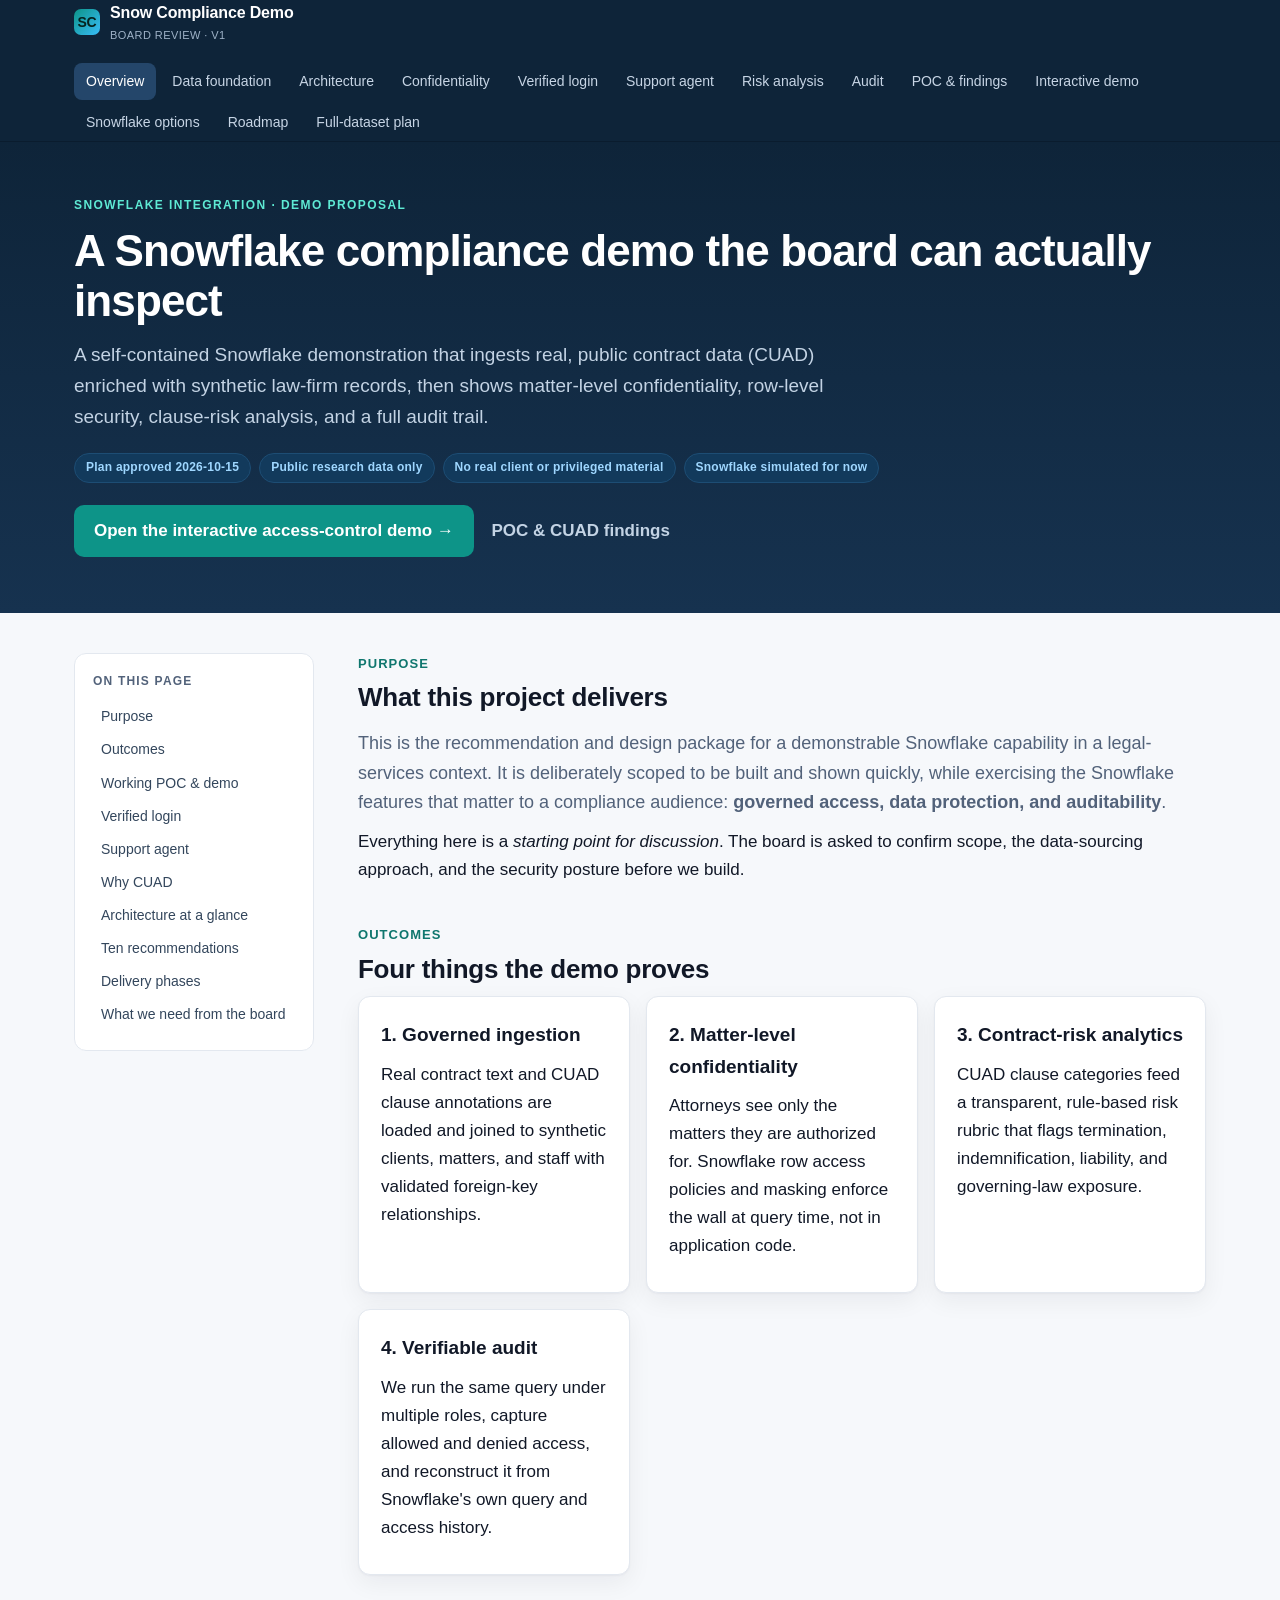
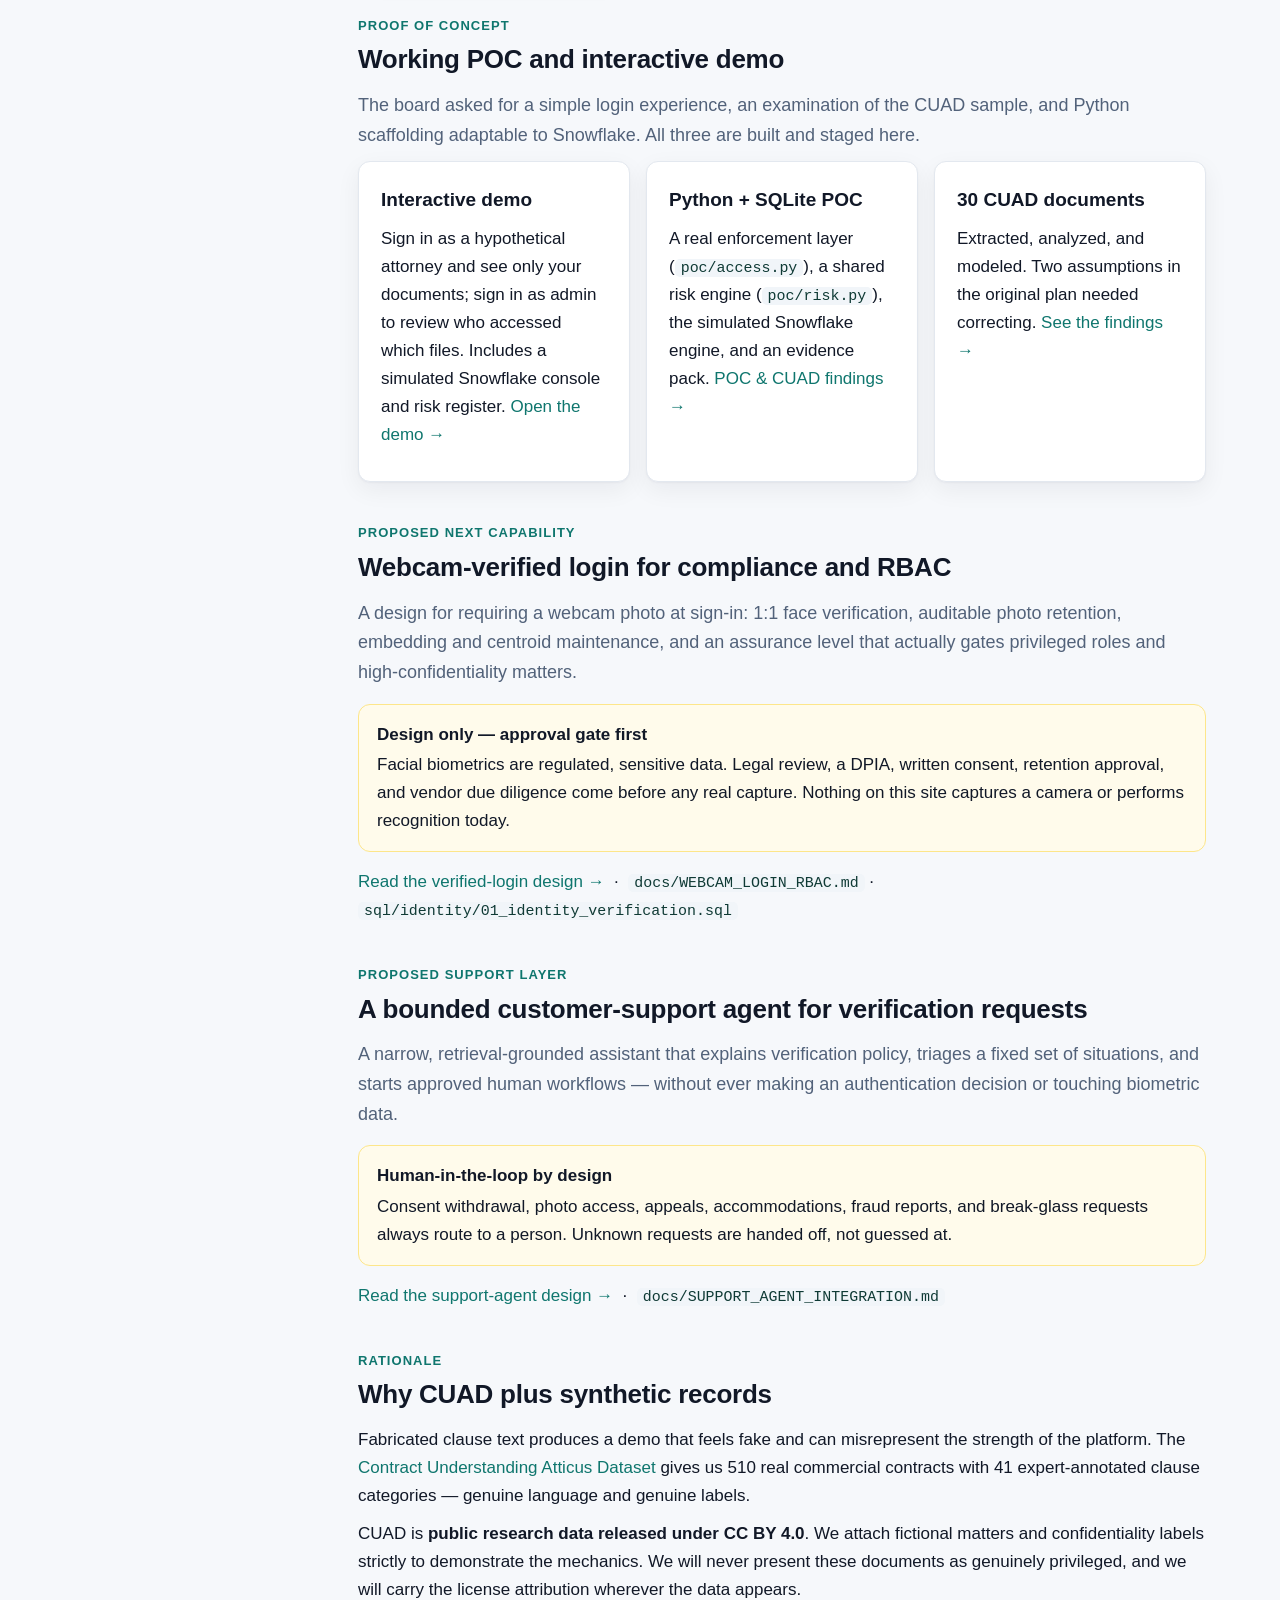
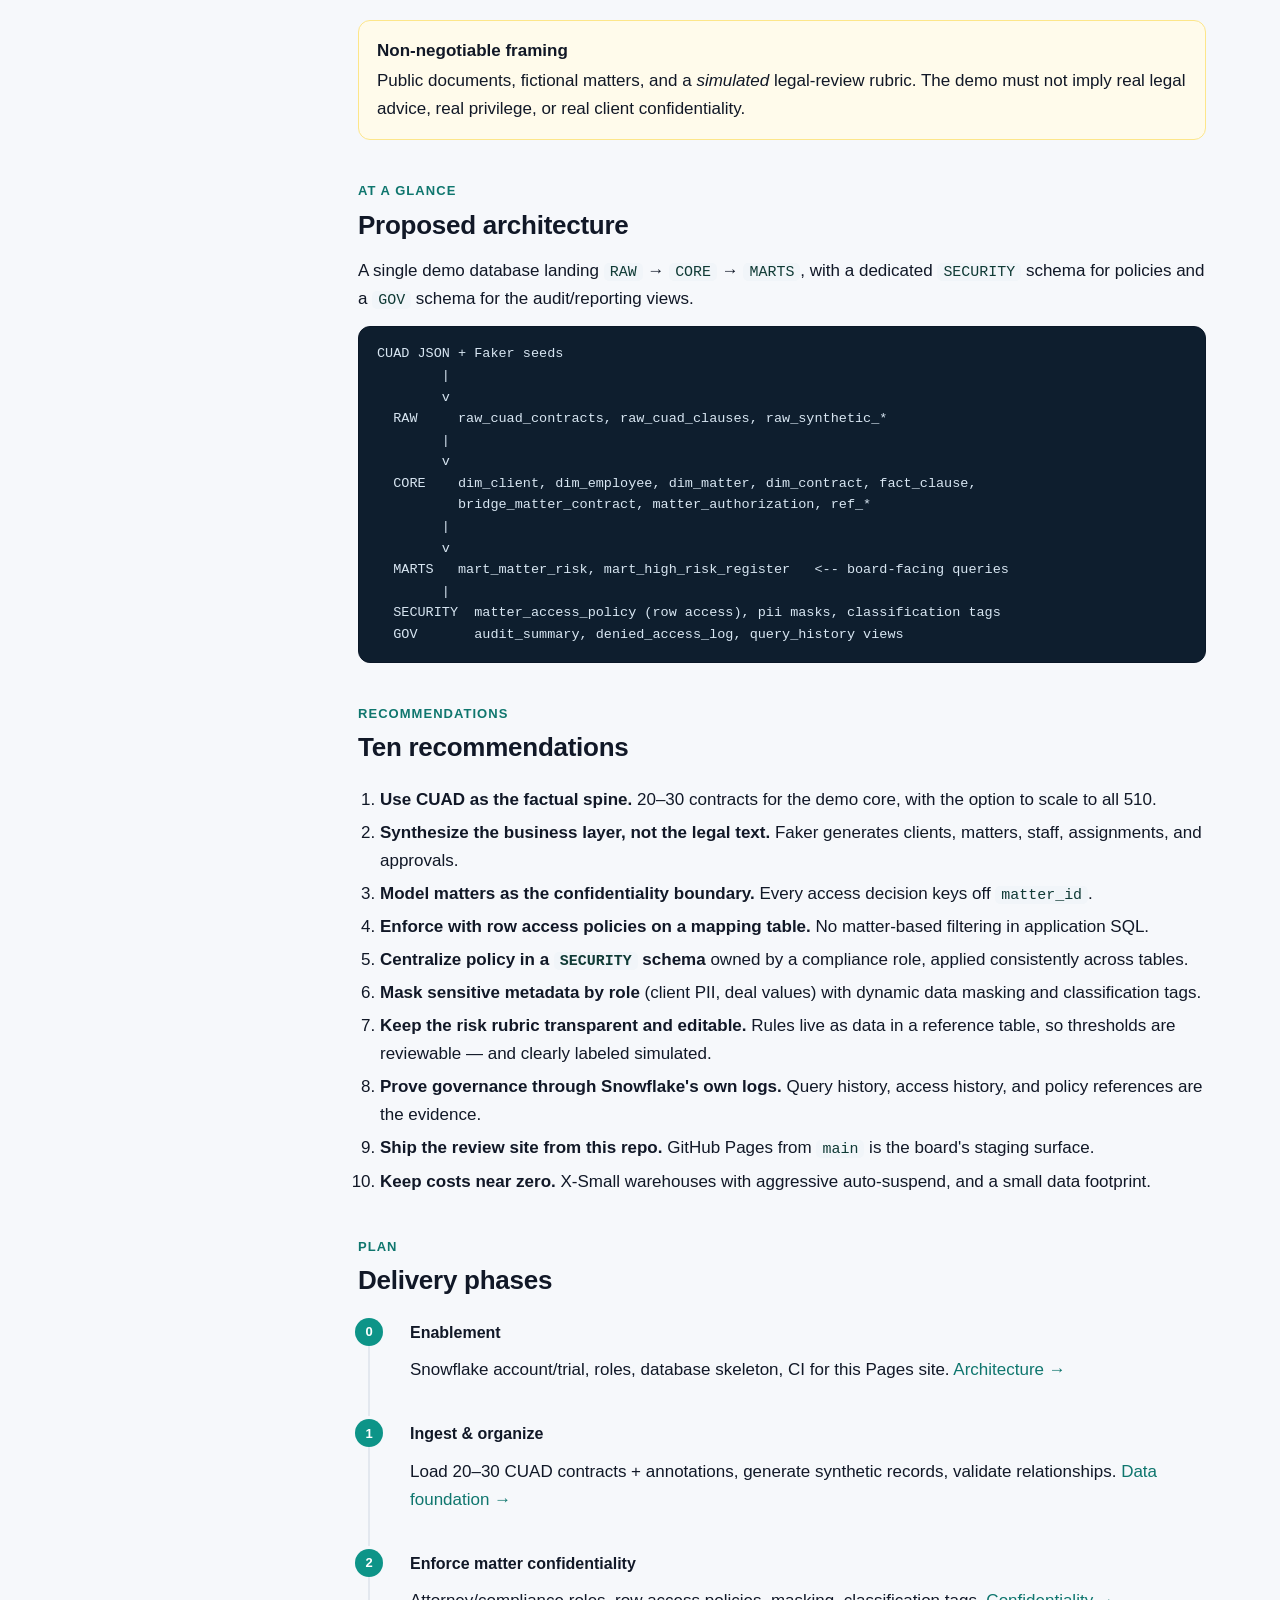
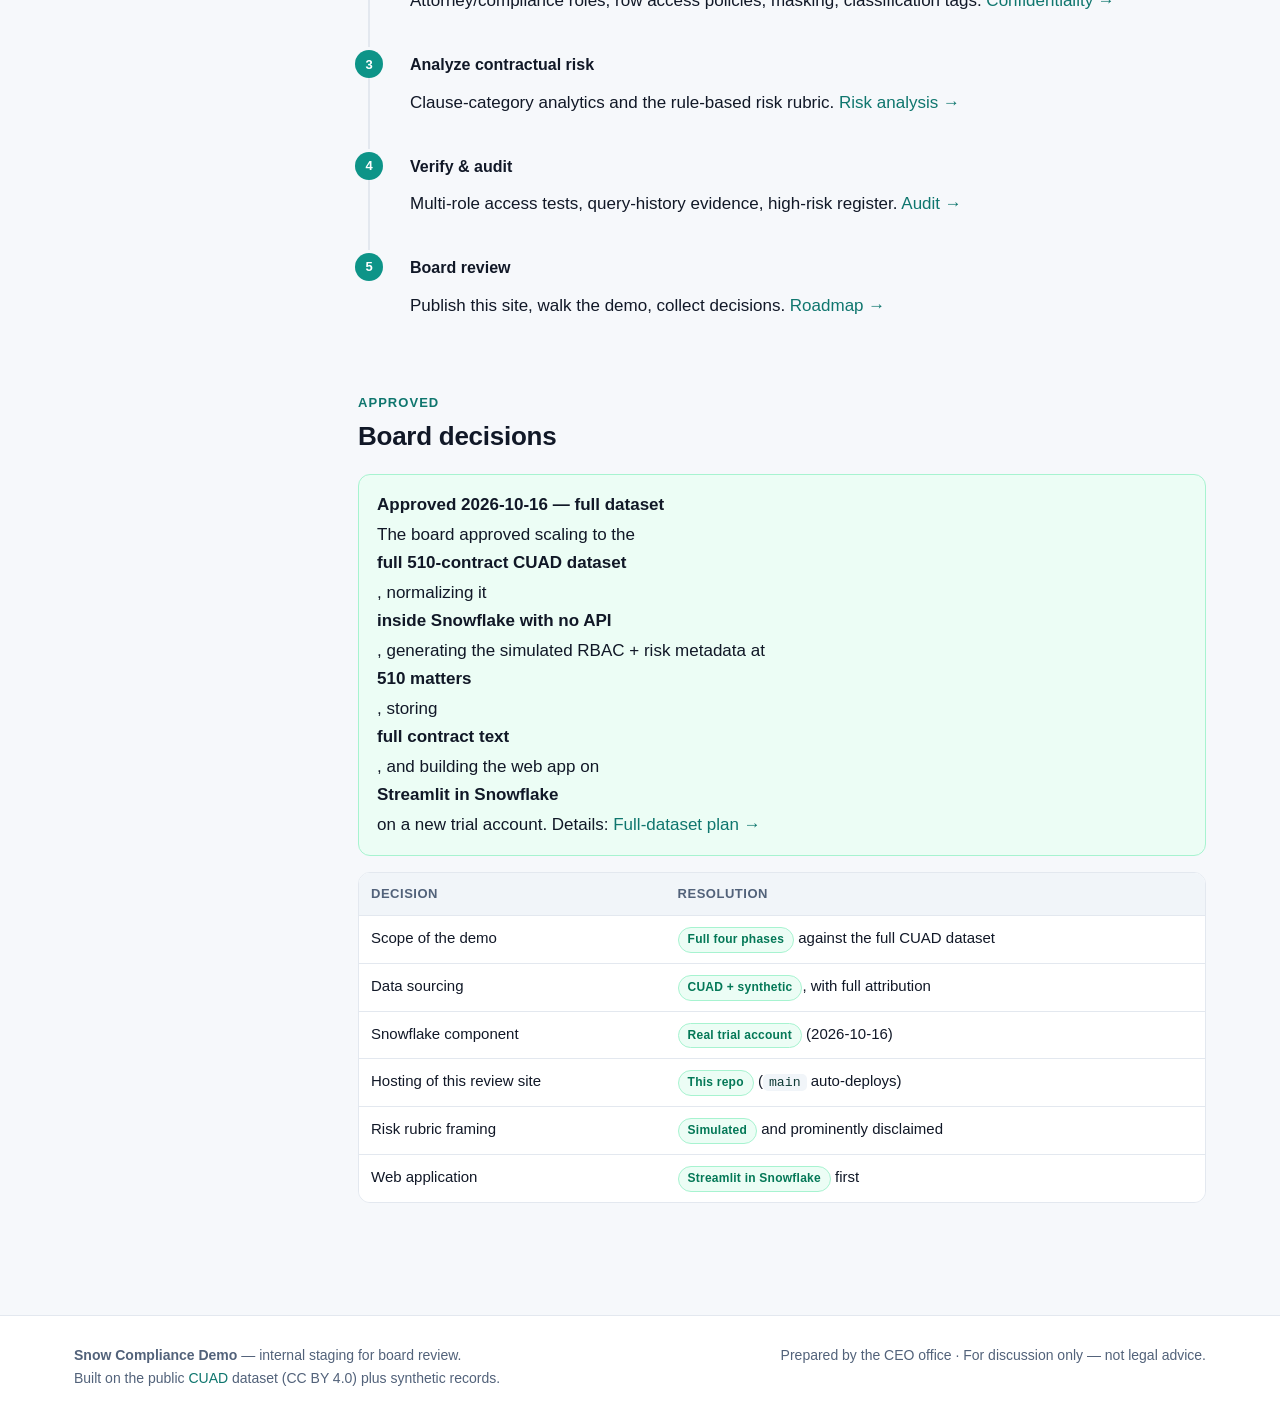
<file: index.html>
<!doctype html>
<html lang="en">
<head>
<meta charset="utf-8">
<meta name="viewport" content="width=device-width, initial-scale=1">
<title>Overview · Snow Compliance Demo</title>
<meta name="description" content="Board-review recommendations for a Snowflake legal-compliance demonstration built on the public CUAD dataset plus synthetic law-firm records.">
<link rel="stylesheet" href="assets/style.css">
</head>
<body>
<header class="topbar">
  <div class="inner">
    <a class="brand" href="index.html">
      <span class="mark" aria-hidden="true">SC</span>
      <span>Snow Compliance Demo<small>Board review &middot; v1</small></span>
    </a>
    <nav class="nav" aria-label="Primary"><a href="index.html" class="active">Overview</a><a href="data-foundation.html">Data foundation</a><a href="architecture.html">Architecture</a><a href="security.html">Confidentiality</a><a href="identity-verification.html">Verified login</a><a href="support-agent.html">Support agent</a><a href="risk-analysis.html">Risk analysis</a><a href="audit-verification.html">Audit</a><a href="poc.html">POC & findings</a><a href="demo/index.html">Interactive demo</a><a href="snowflake-options.html">Snowflake options</a><a href="roadmap.html">Roadmap</a><a href="full-dataset.html">Full-dataset plan</a></nav>
  </div>
</header>
<section class="hero"><div class="wrap">
  <p class="eyebrow">Snowflake integration &middot; demo proposal</p>
  <h1>A Snowflake compliance demo the board can actually inspect</h1>
  <p class="lede">A self-contained Snowflake demonstration that ingests real, public contract
  data (CUAD) enriched with synthetic law-firm records, then shows matter-level
  confidentiality, row-level security, clause-risk analysis, and a full audit trail.</p>
  <div class="pills">
    <span class="pill">Plan approved 2026-10-15</span>
    <span class="pill">Public research data only</span>
    <span class="pill">No real client or privileged material</span>
    <span class="pill">Snowflake simulated for now</span>
  </div>
  <p style="margin-top:22px"><a href="demo/index.html" style="display:inline-block;background:#0d9488;color:#fff;font-weight:700;padding:12px 20px;border-radius:10px;text-decoration:none">Open the interactive access-control demo &rarr;</a>
  &nbsp;<a href="poc.html" style="display:inline-block;color:#c3d3e4;font-weight:600;padding:12px 8px">POC &amp; CUAD findings</a></p>
</div></section>
<main class="main">
  <div class="wrap">
    <div class="grid">
      <aside class="toc"><h2>On this page</h2><ul><li><a href="#purpose">Purpose</a></li><li><a href="#outcomes">Outcomes</a></li><li><a href="#poc">Working POC &amp; demo</a></li><li><a href="#verified-login">Verified login</a></li><li><a href="#support-agent">Support agent</a></li><li><a href="#why">Why CUAD</a></li><li><a href="#architecture-at-a-glance">Architecture at a glance</a></li><li><a href="#recommendations">Ten recommendations</a></li><li><a href="#phases">Delivery phases</a></li><li><a href="#decisions">What we need from the board</a></li></ul></aside>
      <div class="content">
        
<section id="purpose">
  <div class="section-kicker">Purpose</div>
  <h2>What this project delivers</h2>
  <p class="lead">This is the recommendation and design package for a demonstrable Snowflake
  capability in a legal-services context. It is deliberately scoped to be built and
  shown quickly, while exercising the Snowflake features that matter to a compliance
  audience: <strong>governed access, data protection, and auditability</strong>.</p>
  <p>Everything here is a <em>starting point for discussion</em>. The board is asked to
  confirm scope, the data-sourcing approach, and the security posture before we build.</p>
</section>

<section id="outcomes">
  <div class="section-kicker">Outcomes</div>
  <h2>Four things the demo proves</h2>
  <div class="cards">
    <div class="card"><h3>1. Governed ingestion</h3><p>Real contract text and CUAD clause
      annotations are loaded and joined to synthetic clients, matters, and staff with
      validated foreign-key relationships.</p></div>
    <div class="card"><h3>2. Matter-level confidentiality</h3><p>Attorneys see only the
      matters they are authorized for. Snowflake row access policies and masking enforce
      the wall at query time, not in application code.</p></div>
    <div class="card"><h3>3. Contract-risk analytics</h3><p>CUAD clause categories feed a
      transparent, rule-based risk rubric that flags termination, indemnification,
      liability, and governing-law exposure.</p></div>
    <div class="card"><h3>4. Verifiable audit</h3><p>We run the same query under multiple
      roles, capture allowed and denied access, and reconstruct it from Snowflake's own
      query and access history.</p></div>
  </div>
</section>

<section id="poc">
  <div class="section-kicker">Proof of concept</div>
  <h2>Working POC and interactive demo</h2>
  <p class="lead">The board asked for a simple login experience, an examination of the CUAD sample, and
  Python scaffolding adaptable to Snowflake. All three are built and staged here.</p>
  <div class="cards">
    <div class="card"><h3>Interactive demo</h3><p>Sign in as a hypothetical attorney and see only your
      documents; sign in as admin to review who accessed which files. Includes a simulated Snowflake
      console and risk register. <a href="demo/index.html">Open the demo &rarr;</a></p></div>
    <div class="card"><h3>Python + SQLite POC</h3><p>A real enforcement layer (<code>poc/access.py</code>),
      a shared risk engine (<code>poc/risk.py</code>), the simulated Snowflake engine, and an
      evidence pack. <a href="poc.html">POC &amp; CUAD findings &rarr;</a></p></div>
    <div class="card"><h3>30 CUAD documents</h3><p>Extracted, analyzed, and modeled. Two assumptions in
      the original plan needed correcting. <a href="poc.html#findings">See the findings &rarr;</a></p></div>
  </div>
</section>

<section id="verified-login">
  <div class="section-kicker">Proposed next capability</div>
  <h2>Webcam-verified login for compliance and RBAC</h2>
  <p class="lead">A design for requiring a webcam photo at sign-in: 1:1 face verification,
  auditable photo retention, embedding and centroid maintenance, and an assurance level
  that actually gates privileged roles and high-confidentiality matters.</p>
  <div class="callout warn"><strong>Design only &mdash; approval gate first</strong>
    Facial biometrics are regulated, sensitive data. Legal review, a DPIA, written consent,
    retention approval, and vendor due diligence come before any real capture. Nothing on
    this site captures a camera or performs recognition today.</div>
  <p><a href="identity-verification.html">Read the verified-login design &rarr;</a>
  &nbsp;·&nbsp; <code>docs/WEBCAM_LOGIN_RBAC.md</code> · <code>sql/identity/01_identity_verification.sql</code></p>
</section>

<section id="support-agent">
  <div class="section-kicker">Proposed support layer</div>
  <h2>A bounded customer-support agent for verification requests</h2>
  <p class="lead">A narrow, retrieval-grounded assistant that explains verification
  policy, triages a fixed set of situations, and starts approved human workflows &mdash;
  without ever making an authentication decision or touching biometric data.</p>
  <div class="callout warn"><strong>Human-in-the-loop by design</strong>
    Consent withdrawal, photo access, appeals, accommodations, fraud reports, and
    break-glass requests always route to a person. Unknown requests are handed off,
    not guessed at.</div>
  <p><a href="support-agent.html">Read the support-agent design &rarr;</a>
  &nbsp;·&nbsp; <code>docs/SUPPORT_AGENT_INTEGRATION.md</code></p>
</section>

<section id="why">
  <div class="section-kicker">Rationale</div>
  <h2>Why CUAD plus synthetic records</h2>
  <p>Fabricated clause text produces a demo that feels fake and can misrepresent the
  strength of the platform. The <a href="https://github.com/The-Atticus-Project/cuad">Contract
  Understanding Atticus Dataset</a> gives us 510 real commercial contracts with 41
  expert-annotated clause categories &mdash; genuine language and genuine labels.</p>
  <p>CUAD is <strong>public research data released under CC&nbsp;BY&nbsp;4.0</strong>. We attach
  fictional matters and confidentiality labels strictly to demonstrate the mechanics.
  We will never present these documents as genuinely privileged, and we will carry the
  license attribution wherever the data appears.</p>
  <div class="callout warn"><strong>Non-negotiable framing</strong>
    Public documents, fictional matters, and a <em>simulated</em> legal-review rubric. The demo
    must not imply real legal advice, real privilege, or real client confidentiality.</div>
</section>

<section id="architecture-at-a-glance">
  <div class="section-kicker">At a glance</div>
  <h2>Proposed architecture</h2>
  <p>A single demo database landing <code>RAW</code> &rarr; <code>CORE</code> &rarr;
  <code>MARTS</code>, with a dedicated <code>SECURITY</code> schema for policies and a
  <code>GOV</code> schema for the audit/reporting views.</p>
  <pre><code>CUAD JSON + Faker seeds
        |
        v
  RAW     raw_cuad_contracts, raw_cuad_clauses, raw_synthetic_*
        |
        v
  CORE    dim_client, dim_employee, dim_matter, dim_contract, fact_clause,
          bridge_matter_contract, matter_authorization, ref_*
        |
        v
  MARTS   mart_matter_risk, mart_high_risk_register   <-- board-facing queries
        |
  SECURITY  matter_access_policy (row access), pii masks, classification tags
  GOV       audit_summary, denied_access_log, query_history views</code></pre>
</section>

<section id="recommendations">
  <div class="section-kicker">Recommendations</div>
  <h2>Ten recommendations</h2>
  <ol>
    <li><strong>Use CUAD as the factual spine.</strong> 20&ndash;30 contracts for the demo core, with the option to scale to all 510.</li>
    <li><strong>Synthesize the business layer, not the legal text.</strong> Faker generates clients, matters, staff, assignments, and approvals.</li>
    <li><strong>Model matters as the confidentiality boundary.</strong> Every access decision keys off <code>matter_id</code>.</li>
    <li><strong>Enforce with row access policies on a mapping table.</strong> No matter-based filtering in application SQL.</li>
    <li><strong>Centralize policy in a <code>SECURITY</code> schema</strong> owned by a compliance role, applied consistently across tables.</li>
    <li><strong>Mask sensitive metadata by role</strong> (client PII, deal values) with dynamic data masking and classification tags.</li>
    <li><strong>Keep the risk rubric transparent and editable.</strong> Rules live as data in a reference table, so thresholds are reviewable &mdash; and clearly labeled simulated.</li>
    <li><strong>Prove governance through Snowflake's own logs.</strong> Query history, access history, and policy references are the evidence.</li>
    <li><strong>Ship the review site from this repo.</strong> GitHub Pages from <code>main</code> is the board's staging surface.</li>
    <li><strong>Keep costs near zero.</strong> X-Small warehouses with aggressive auto-suspend, and a small data footprint.</li>
  </ol>
</section>

<section id="phases">
  <div class="section-kicker">Plan</div>
  <h2>Delivery phases</h2>
  <ol class="timeline">
    <li data-step="0"><h4>Enablement</h4><p>Snowflake account/trial, roles, database skeleton, CI for this Pages site. <a href="architecture.html">Architecture &rarr;</a></p></li>
    <li data-step="1"><h4>Ingest &amp; organize</h4><p>Load 20&ndash;30 CUAD contracts + annotations, generate synthetic records, validate relationships. <a href="data-foundation.html">Data foundation &rarr;</a></p></li>
    <li data-step="2"><h4>Enforce matter confidentiality</h4><p>Attorney/compliance roles, row access policies, masking, classification tags. <a href="security.html">Confidentiality &rarr;</a></p></li>
    <li data-step="3"><h4>Analyze contractual risk</h4><p>Clause-category analytics and the rule-based risk rubric. <a href="risk-analysis.html">Risk analysis &rarr;</a></p></li>
    <li data-step="4"><h4>Verify &amp; audit</h4><p>Multi-role access tests, query-history evidence, high-risk register. <a href="audit-verification.html">Audit &rarr;</a></p></li>
    <li data-step="5"><h4>Board review</h4><p>Publish this site, walk the demo, collect decisions. <a href="roadmap.html">Roadmap &rarr;</a></p></li>
  </ol>
</section>

<section id="decisions">
  <div class="section-kicker">Approved</div>
  <h2>Board decisions</h2>
  <div class="callout ok"><strong>Approved 2026-10-16 &mdash; full dataset</strong>
    The board approved scaling to the <strong>full 510-contract CUAD dataset</strong>, normalizing it
    <strong>inside Snowflake with no API</strong>, generating the simulated RBAC + risk metadata at
    <strong>510 matters</strong>, storing <strong>full contract text</strong>, and building the web app on
    <strong>Streamlit in Snowflake</strong> on a new trial account. Details:
    <a href="full-dataset.html">Full-dataset plan &rarr;</a></div>
  <div class="table-scroll"><table>
    <thead><tr><th>Decision</th><th>Resolution</th></tr></thead>
    <tbody>
      <tr><td>Scope of the demo</td><td><span class="badge low">Full four phases</span> against the full CUAD dataset</td></tr>
      <tr><td>Data sourcing</td><td><span class="badge low">CUAD + synthetic</span>, with full attribution</td></tr>
      <tr><td>Snowflake component</td><td><span class="badge low">Real trial account</span> (2026-10-16)</td></tr>
      <tr><td>Hosting of this review site</td><td><span class="badge low">This repo</span> (<code>main</code> auto-deploys)</td></tr>
      <tr><td>Risk rubric framing</td><td><span class="badge low">Simulated</span> and prominently disclaimed</td></tr>
      <tr><td>Web application</td><td><span class="badge low">Streamlit in Snowflake</span> first</td></tr>
    </tbody>
  </table></div>
</section>

      </div>
    </div>
  </div>
</main>
<footer class="footer">
  <div class="wrap">
    <div>
      <strong>Snow Compliance Demo</strong> &mdash; internal staging for board review.<br>
      Built on the public <a href="https://github.com/The-Atticus-Project/cuad">CUAD</a> dataset (CC&nbsp;BY&nbsp;4.0) plus synthetic records.
    </div>
    <div>Prepared by the CEO office &middot; For discussion only &mdash; not legal advice.</div>
  </div>
</footer>
</body>
</html>
</file>
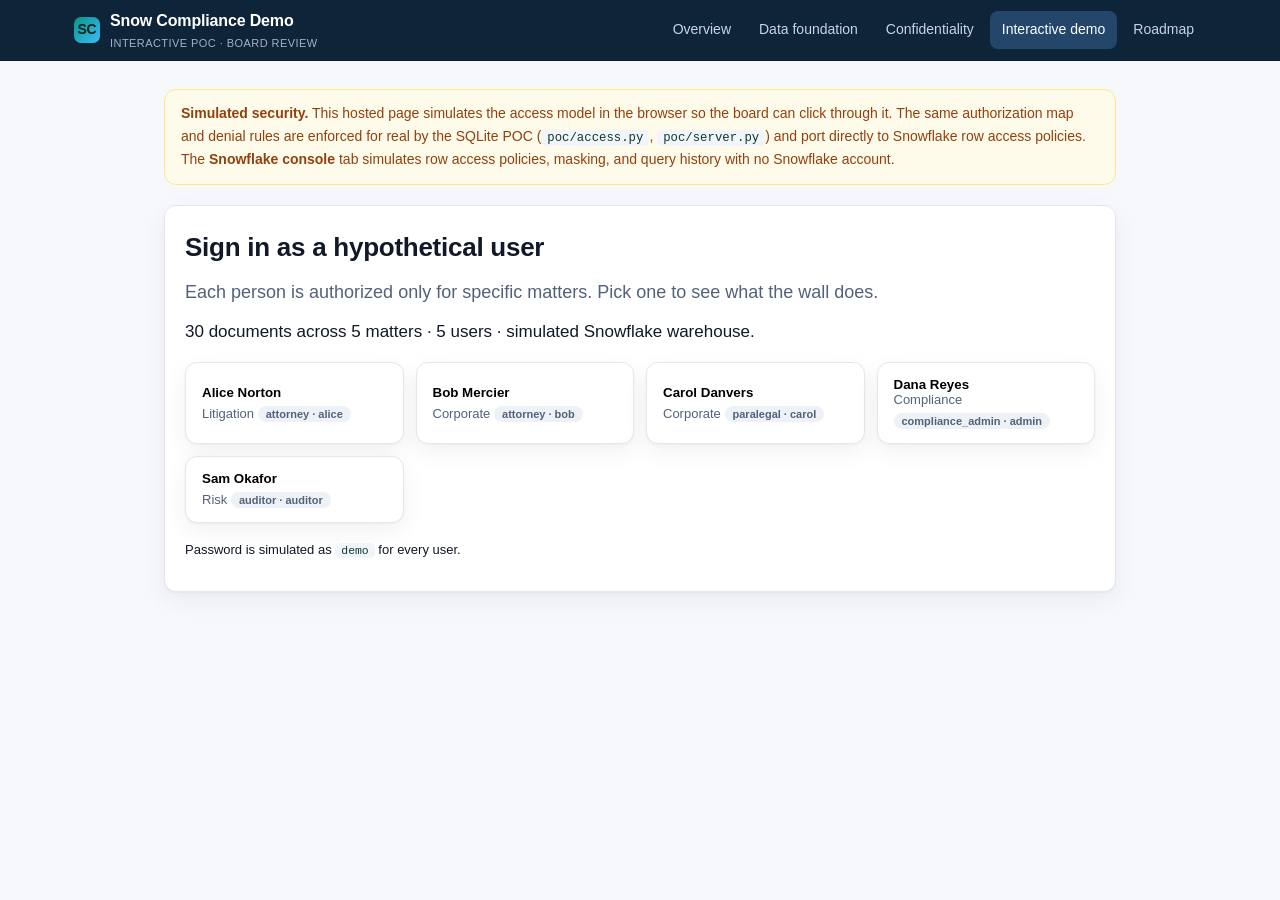
<file: demo/index.html>
<!doctype html>
<html lang="en">
<head>
<meta charset="utf-8">
<meta name="viewport" content="width=device-width, initial-scale=1">
<title>Interactive access-control demo · Snow Compliance Demo</title>
<link rel="stylesheet" href="../assets/style.css">
<style>
  .demo-wrap { max-width: 1000px; margin: 0 auto; padding: 28px 24px 64px; }
  .sim-banner { background: #fffbeb; border: 1px solid #fde68a; color: #92400e; border-radius: 12px; padding: 12px 16px; font-size: 14px; margin-bottom: 20px; }
  .user-grid { display: grid; grid-template-columns: repeat(auto-fit, minmax(190px,1fr)); gap: 12px; margin: 16px 0; }
  .user-card { text-align: left; background: #fff; border: 1px solid #e3e8ef; border-radius: 12px; padding: 14px 16px; cursor: pointer; box-shadow: var(--shadow); }
  .user-card:hover { border-color: #0d9488; }
  .user-card strong { display: block; }
  .user-card span { font-size: 13px; color: #52627a; }
  .pill-role { display:inline-block; font-size:11px; font-weight:700; padding:2px 8px; border-radius:999px; background:#eef2f7; color:#52627a; margin-top:6px; }
  .panel { background:#fff; border:1px solid #e3e8ef; border-radius:12px; padding:20px; box-shadow: var(--shadow); margin-bottom:16px; }
  .doc-link { color:#0f766e; font-weight:600; cursor:pointer; background:none; border:none; padding:0; font:inherit; text-align:left; }
  .doc-link:hover { text-decoration:underline; }
  .denied { color:#dc2626; font-weight:700; }
  .allowed { color:#047857; font-weight:700; }
  .clause { border-left:3px solid #0d9488; padding:4px 0 4px 10px; margin:6px 0; font-size:14px; }
  .clause .snip { color:#52627a; display:block; }
  .row { display:flex; gap:10px; align-items:center; flex-wrap:wrap; }
  .btn { background:#0d9488; color:#fff; border:none; border-radius:8px; padding:9px 14px; font:inherit; font-weight:600; cursor:pointer; }
  .btn.ghost { background:#334155; }
  select { font:inherit; padding:8px 10px; border-radius:8px; border:1px solid #cbd5e1; }
  .flash { margin-top:12px; padding:10px 12px; border-radius:8px; }
  .flash.denied { background:#fef2f2; border:1px solid #fecaca; }
  .flash.allowed { background:#ecfdf5; border:1px solid #a7f3d0; }
</style>
</head>
<body>
<header class="topbar"><div class="inner">
  <a class="brand" href="../index.html"><span class="mark" aria-hidden="true">SC</span>
    <span>Snow Compliance Demo<small>Interactive POC &middot; board review</small></span></a>
  <nav class="nav" aria-label="Primary"><a href="../index.html">Overview</a><a href="../data-foundation.html">Data foundation</a><a href="../security.html">Confidentiality</a><a class="active" href="index.html">Interactive demo</a><a href="../roadmap.html">Roadmap</a></nav>
</div></header>

<main class="demo-wrap">
  <div class="sim-banner">
    <strong>Simulated security.</strong> This hosted page simulates the access model in the
    browser so the board can click through it. The same authorization map and denial rules are
    enforced for real by the SQLite POC (<code>poc/access.py</code>, <code>poc/server.py</code>)
    and port directly to Snowflake row access policies. The <strong>Snowflake console</strong> tab
    simulates row access policies, masking, and query history with no Snowflake account.
  </div>
  <div id="app"></div>
</main>
<script>window.DEMO_DATA = {"generated_from": "The Atticus Project CUAD, CUADv1.json, CC BY 4.0", "users": [{"username": "alice", "name": "Alice Norton", "role": "attorney", "practice": "Litigation"}, {"username": "bob", "name": "Bob Mercier", "role": "attorney", "practice": "Corporate"}, {"username": "carol", "name": "Carol Danvers", "role": "paralegal", "practice": "Corporate"}, {"username": "admin", "name": "Dana Reyes", "role": "compliance_admin", "practice": "Compliance"}, {"username": "auditor", "name": "Sam Okafor", "role": "auditor", "practice": "Risk"}], "matters": [{"matter_id": "SYN-1001", "name": "Northwind distribution agreements", "client": "SYNTHETIC Northwind Pharma", "confidentiality": "Highly Confidential"}, {"matter_id": "SYN-1002", "name": "Helios licensing & supply", "client": "SYNTHETIC Helios Energy", "confidentiality": "Confidential"}, {"matter_id": "SYN-1003", "name": "Blue Harbor vendor contracts", "client": "SYNTHETIC Blue Harbor Bank", "confidentiality": "Highly Confidential"}, {"matter_id": "SYN-1004", "name": "Vector strategic alliances", "client": "SYNTHETIC Vector Robotics", "confidentiality": "Confidential"}, {"matter_id": "SYN-1005", "name": "Cedar employment & endorsement", "client": "SYNTHETIC Cedar Health", "confidentiality": "Public"}], "authorizations": {"alice": ["SYN-1001", "SYN-1003", "SYN-1005"], "bob": ["SYN-1002", "SYN-1003", "SYN-1004"], "carol": ["SYN-1001", "SYN-1002", "SYN-1005"], "admin": [], "auditor": []}, "clients": [{"client_id": "CL-001", "client_name": "SYNTHETIC Northwind Pharma", "industry": "Pharmaceuticals", "contact_email": "not.real@example.invalid", "contact_phone": "+1-555-0100"}, {"client_id": "CL-002", "client_name": "SYNTHETIC Helios Energy", "industry": "Energy", "contact_email": "not.real@example.invalid", "contact_phone": "+1-555-0101"}, {"client_id": "CL-003", "client_name": "SYNTHETIC Blue Harbor Bank", "industry": "Financial Services", "contact_email": "not.real@example.invalid", "contact_phone": "+1-555-0102"}, {"client_id": "CL-004", "client_name": "SYNTHETIC Vector Robotics", "industry": "Manufacturing", "contact_email": "not.real@example.invalid", "contact_phone": "+1-555-0103"}, {"client_id": "CL-005", "client_name": "SYNTHETIC Cedar Health", "industry": "Healthcare", "contact_email": "not.real@example.invalid", "contact_phone": "+1-555-0104"}], "documents": [{"contract_id": "CUAD-0000", "title": "LIMEENERGYCO_09_09_1999-EX-10-DISTRIBUTOR AGREEMENT", "contract_type": "DISTRIBUTOR AGREEMENT", "matter_id": "SYN-1001", "matter_name": "Northwind distribution agreements", "client_name": "SYNTHETIC Northwind Pharma", "confidentiality": "Highly Confidential", "risk_score": 45, "risk_band": "Medium", "risk_drivers": ["No cap on liability", "Anti-assignment", "Minimum commitment", "Restrictive covenant"], "present_categories": ["Agreement Date", "Anti-Assignment", "Covenant Not To Sue", "Document Name", "Effective Date", "Exclusivity", "Expiration Date", "Governing Law", "Insurance", "License Grant", "Minimum Commitment", "No-Solicit Of Customers", "No-Solicit Of Employees", "Parties", "Post-Termination Services", "Price Restrictions", "Renewal Term", "Rofr/Rofo/Rofn", "Warranty Duration"], "clauses": [{"category": "Agreement Date", "snippet": "7th day of September, 1999.\n\n                                    RECITALS\n\n         A. The  Company's  Business.  The Company is  presently  engaged in the business  of selling an energy  efficiency  device,  which is  referred to as an \"Energy  Saver\"  which may be improved  or  otherwise  changed"}, {"category": "Anti-Assignment", "snippet": "No  assignment  of this  Agreement  or any  right                   accruing  hereunder  shall be made by the Distributor in whole                   or in part,  without the prior written consent of the Company,                   which  consent  shall  not  be  unreasonably  withheld.  As  a"}, {"category": "Covenant Not To Sue", "snippet": "During the Term of this Agreement and                   for three  years  thereafter,  the  Distributor  (on behalf of                   itself and each of its affiliates) agrees not to commence,  or                   provide any  information to or otherwise  assist any person or                   e"}, {"category": "Document Name", "snippet": "DISTRIBUTOR AGREEMENT\n\n         THIS  DISTRIBUTOR  AGREEMENT (the  \"Agreement\")  is made by and between Electric City Corp.,  a Delaware  corporation  (\"Company\")  and Electric City of Illinois LLC (\"Distributor\") this 7th day of September, 1999.\n\n                                    RECITALS"}, {"category": "Effective Date", "snippet": "The term of this  Agreement  shall be ten (10)                            years (the \"Term\")  which shall  commence on the date                            upon which the Company  delivers to  Distributor  the                            last Sample, as defined  hereinafter.  If Distributor"}, {"category": "Exclusivity", "snippet": "The  Distributor  shall  not order or                   purchase Products from any source other than the Company.  All                   orders shall be subject to acceptance and  confirmation by the                   Company.  Distributor  may  cancel an order  that is  properly                   c"}, {"category": "Expiration Date", "snippet": "The term of this  Agreement  shall be ten (10)                            years (the \"Term\")  which shall  commence on the date                            upon which the Company  delivers to  Distributor  the                            last Sample, as defined  hereinafter.  If Distributor"}, {"category": "Governing Law", "snippet": "This Agreement is to be construed according to the laws          of the State of Illinois.\n\n7.       NEW PRODUCTS\n\n         7.1      Right of Option.  Should Company  introduce  other products or                   devices as contemplated by recital paragraph \"A\",  Distributor                   shall"}, {"category": "Insurance", "snippet": "Company will carry a reasonable                   amount of product  liability  insurance  through a  reasonably                   acceptable  products liability insurance company and will name                   the  Distributor  as an additional  insured under that policy.                   Company"}, {"category": "License Grant", "snippet": "Company  hereby   appoints                            Distributor as Company's exclusive distributor within                            the Market and grants to  Distributor  the  exclusive                            right  to sell and  distribute  Products  within  the                            Mar"}, {"category": "Minimum Commitment", "snippet": "A minimum of a $250,000.00  purchase  order  must be  received  by Company by the first of each month for a total (12) month  period.  The Company may draw funds from the LC to pay for  Distributor's  purchases,  which are not paid according to the terms in Section 2.7. Prices for the EnergySaver un"}, {"category": "No-Solicit Of Customers", "snippet": "Distributor further agrees that it will not interfere                            with or  otherwise  disrupt  the  business  relations                            between the Company or nay of its  affiliates and any                            of their current or prospective customers,  suppliers"}, {"category": "No-Solicit Of Employees", "snippet": "During the Term of this Agreement and for a period of                            twelve (12) months  thereafter,  the  Distributor (on                            behalf of itself,  each of its affiliates and each of                            their respective representatives) agrees that it will"}, {"category": "Parties", "snippet": "Distributor\") this 7th day of September, 1999.\n\n                                    RECITALS\n\n         A. The  Company's  Business.  The Company is  presently  engaged in the business  of selling an energy  efficiency  device,  which is  referred to as an \"Energy  Saver\"  which may be improved  or"}, {"category": "Post-Termination Services", "snippet": "Upon the expiration or termination of                   this  Agreement,  pursuant to Section  4.1 or 4.2 hereof,  the                   Company may, at its option to be  exercised  within 30 days of                   the date of the termination of this Agreement, and in its sole                   d"}, {"category": "Price Restrictions", "snippet": "The Company  also  reserves  the right to                            increase  or  decrease  the price  per unit  based on                            Company   wide   changes   in  unit   prices  to  all                            distributors of the Company,  provided however,  that"}, {"category": "Renewal Term", "snippet": "If Distributor                            complies with all of the terms of this Agreement, the                            Agreement  shall be  renewable on an annual basis for                            one (1) year terms for up to  another  ten (10) years                            on the same ter"}, {"category": "Rofr/Rofo/Rofn", "snippet": "Distributor  shall exercise its option to                   become  exclusive  Distributor of other Products or devices by                   serving  written  notification  on Company of its  election to                   become  exclusive  distributor  within  thirty  (30) days upon"}, {"category": "Warranty Duration", "snippet": "In the event that Company is unable or unwilling to                   promptly  perform any warranty work without  reasonable  cause                   and following  full and fair  opportunity  to do so, or in the                   event of the necessity  for  emergency  repairs of a defective"}]}, {"contract_id": "CUAD-0001", "title": "WHITESMOKE,INC_11_08_2011-EX-10.26-PROMOTION AND DISTRIBUTION AGREEMENT", "contract_type": "PROMOTION AND DISTRIBUTION AGREEMENT", "matter_id": "SYN-1002", "matter_name": "Helios licensing & supply", "client_name": "SYNTHETIC Helios Energy", "confidentiality": "Confidential", "risk_score": 60, "risk_band": "High", "risk_drivers": ["Uncapped liability", "Anti-assignment", "Change of control"], "present_categories": ["Anti-Assignment", "Audit Rights", "Cap On Liability", "Change Of Control", "Document Name", "Effective Date", "Expiration Date", "Governing Law", "License Grant", "Parties", "Uncapped Liability", "Warranty Duration"], "clauses": [{"category": "Anti-Assignment", "snippet": "[ * ] may [ * ]any of its rights or obligations under this Agreement without the prior written consent of [ * ]. For the  avoidance of doubt, a Change of Control shall be deemed an assignment hereunder unless [ * ] does not exercise its [ * ].\n\n11.4 Force Majeure. Neither party shall be liable for f"}, {"category": "Audit Rights", "snippet": "During the Term, and for a period of [ * ] thereafter, Google may audit Distributor's relevant records to confirm  Distributor's compliance with this Agreement. Google's auditor will only have access to those books and records of Distributor  which are reasonably necessary to confirm such compliance"}, {"category": "Cap On Liability", "snippet": "Subject to Clauses 9.1 and 9.2, each party's total liability under or in connection with this Agreement (whether in contract, tort or  otherwise) arising in any Contract Year is limited to the greater of:\n\n  (a) [ * ] Euros ([ * ] Euros); and\n\n  (b) [ * ]% of the total payment due to the Distributor"}, {"category": "Change Of Control", "snippet": "[ * ] expected to experience, or [ * ] is experiencing, such  Change of Control shall notify [ * ] in writing of this before or within [ * ] after the Change of Control. If [ * ] has not exercised its right of  termination under this Clause within [ * ] following the later of (i) the receipt of noti"}, {"category": "Document Name", "snippet": "Promotion and Distribution Agreement including all exhibits (collectively referred to as the \"Agreement\"), effective as of 1 August 2011 (the  \"Effective Date\"), is made by and between Whitesmoke Inc., with registered offices/principle place of business at 501 Silverside Road, Suite 105,  Wilmington"}, {"category": "Effective Date", "snippet": "1 August 2011 (the  \"Effective Date\"), is made by and between Whitesmoke Inc., with registered offices/principle place of business at 501 Silverside Road, Suite 105,  Wilmington DE 19809, USA, (\"Distributor\"), and Google Inc whose principle place of business is at 1600 Amphitheatre Parkway, Mountain"}, {"category": "Expiration Date", "snippet": "\"Term\" means the earlier of: (a) the end of the two year period from the Effective Date to 31 July 2013; or (b) the last day of the calendar month  within which the Maximum Distribution Commitment is reached.     \"Territory\" means those countries listed in Exhibit A, excluding any territory or state"}, {"category": "Governing Law", "snippet": "This Agreement is governed by English law and the parties submit to the exclusive jurisdiction of the English courts in  relation to any dispute (contractual or non-contractual) concerning this Agreement save that either party may apply to any court for an  injunction or other relief to protect its"}, {"category": "License Grant", "snippet": "Subject to the terms and conditions of this Agreement, Google grants to Distributor a limited, [ * ] license  during the Term to use the Google Trademarks, in accordance with Google's trademark usage guidelines, solely to market and promote the  Products consistent with this Agreement, provided that"}, {"category": "Parties", "snippet": "Distributor\"), and Google Inc whose principle place of business is at 1600 Amphitheatre Parkway, Mountain View,  CA 94043, USA (\"Google\").\n\n\n\n   \"Bundle\" means the Distribution Products bundled with the Distributor App(s).     \"Chrome Browser\" means the machine-readable binary code version of the Go"}, {"category": "Uncapped Liability", "snippet": "Subject to Clauses 9.1 and 9.2, each party's total liability under or in connection with this Agreement (whether in contract, tort or  otherwise) arising in any Contract Year is limited to the greater of:\n\n  (a) [ * ] Euros ([ * ] Euros); and\n\n  (b) [ * ]% of the total payment due to the Distributor"}, {"category": "Warranty Duration", "snippet": "Google warrants that the Distribution Products will for a period of [ * ] from the date of their supply to Distributor be free from any defect  which has a materially adverse effect on their use or operation.\n\n8.3 If any of the warranties in Clause 8.1 or 8.2 is breached by Google, Distributor must"}]}, {"contract_id": "CUAD-0002", "title": "LohaCompanyltd_20191209_F-1_EX-10.16_11917878_EX-10.16_Supply Agreement", "contract_type": "10.16_SUPPLY AGREEMENT", "matter_id": "SYN-1003", "matter_name": "Blue Harbor vendor contracts", "client_name": "SYNTHETIC Blue Harbor Bank", "confidentiality": "Highly Confidential", "risk_score": 20, "risk_band": "Low", "risk_drivers": ["No cap on liability"], "present_categories": ["Document Name", "Expiration Date", "Governing Law", "Insurance", "Parties", "Warranty Duration"], "clauses": [{"category": "Document Name", "snippet": "SUPPLY CONTRACT Contract No: Date: The buyer/End-User: Shenzhen LOHAS Supply Chain Management Co., Ltd. ADD: Tel No. : Fax No. : The seller: ADD: The Contract is concluded and signed by the Buyer and Seller on , in Hong Kong. 1. General provisions 1.1 This is a framework agreement, the terms and con"}, {"category": "Expiration Date", "snippet": "The Contract is valid for 5 years, beginning from and ended on . This Contract is made out in three originals in both Chinese and English, each language being legally of the equal effect. Conflicts between these two languages arising there from, if any, shall be subject to Chinese version. One copy"}, {"category": "Governing Law", "snippet": "It will be governed by the law of the People's Republic of China ,otherwise it is governed by United Nations Convention on Contract for the International Sale of Goods. 22. <<Incoterms 2000>> The terms in the contract are based on (INCOTERMS 2000) of the International Chamber of Commerce. 23. The Co"}, {"category": "Insurance", "snippet": "To be covered by the Seller for 110% invoice value against All Risks and War Risk. 11. PAYMENT: Under Letter of Credit or T/T: Under the Letter of Credit: The Buyer shall open an irrevocable letter of credit with the bank within 30 days after signing the contract, in favor of the Seller, for 100% va"}, {"category": "Parties", "snippet": "The seller: ADD: The Contract is concluded and signed by the Buyer and Seller on , in Hong Kong. 1. General provisions 1.1 This is a framework agreement, the terms and conditions are applied to all purchase orders which signed by this agreement (hereinafter referred to as the \"order\"). 1.2 If the pr"}, {"category": "Warranty Duration", "snippet": "Within 7 days after the arrival of the goods at destination, should the quality, specification, or quantity be found not in conformity with the stipulations of the Contract except those claims for which the insurance company or the owners of the vessel are liable, the Buyers, on the strength of the"}]}, {"contract_id": "CUAD-0003", "title": "CENTRACKINTERNATIONALINC_10_29_1999-EX-10.3-WEB SITE HOSTING AGREEMENT", "contract_type": "WEB SITE HOSTING AGREEMENT", "matter_id": "SYN-1004", "matter_name": "Vector strategic alliances", "client_name": "SYNTHETIC Vector Robotics", "confidentiality": "Confidential", "risk_score": 15, "risk_band": "Low", "risk_drivers": ["Termination for convenience"], "present_categories": ["Agreement Date", "Cap On Liability", "Document Name", "Effective Date", "Expiration Date", "Governing Law", "Notice Period To Terminate Renewal", "Parties", "Renewal Term", "Termination For Convenience"], "clauses": [{"category": "Agreement Date", "snippet": "6th day of April, 1999 by and between Centrack International, a Florida corporation (\"the Customer\"), and i-on interactive, a Florida corporation (\"i-on\").\n\nDEFINITIONS\n\nAs used in this Agreement, the term \"Web site\" shall mean a computer system intended to be accessed through the World Wide Web seg"}, {"category": "Cap On Liability", "snippet": "i-on will not be liable under any circumstances for any lost profits or other consequential damages, even if i-on has been advised as to the possibility of such damages. i-on's liability for damages to the Customer for any cause whatsoever, regardless of the form of action, and whether in contract o"}, {"category": "Document Name", "snippet": "WEB SITE HOSTING AGREEMENT (\"this Agreement\") is entered into this 6th day of April, 1999 by and between Centrack International, a Florida corporation (\"the Customer\"), and i-on interactive, a Florida corporation (\"i-on\").\n\nDEFINITIONS\n\nAs used in this Agreement, the term \"Web site\" shall mean a com"}, {"category": "Effective Date", "snippet": "The term of this Agreement for the Hosted Site shall commence upon April 1, 1999 and shall continue for a period of six (6) months, unless earlier terminated in accordance with provisions hereof. This Agreement shall automatically be renewed for one (1) or more one (1) month periods unless either th"}, {"category": "Expiration Date", "snippet": "The term of this Agreement for the Hosted Site shall commence upon April 1, 1999 and shall continue for a period of six (6) months, unless earlier terminated in accordance with provisions hereof. This Agreement shall automatically be renewed for one (1) or more one (1) month periods unless either th"}, {"category": "Governing Law", "snippet": "This Agreement was entered into in the State of Florida, and its validity, construction, interpretation, and legal effect shall be governed by the laws and judicial decisions of the State of Florida applicable to contracts entered into and performed entirely within the State of Florida.\n\nNeither the"}, {"category": "Notice Period To Terminate Renewal", "snippet": "This Agreement shall automatically be renewed for one (1) or more one (1) month periods unless either the Customer or i-on gives notice to the other party of its intention not to renew the\n\n4 Agreement, which notice must be given not less than fifteen (15) days before the end of the respective initi"}, {"category": "Parties", "snippet": "Centrack International, a Florida corporation (\"the Customer\"), and i-on interactive, a Florida corporation (\"i-on\").\n\nDEFINITIONS\n\nAs used in this Agreement, the term \"Web site\" shall mean a computer system intended to be accessed through the World Wide Web segment of the Internet, including softwa"}, {"category": "Renewal Term", "snippet": "This Agreement shall automatically be renewed for one (1) or more one (1) month periods unless either the Customer or i-on gives notice to the other party of its intention not to renew the\n\n4 Agreement, which notice must be given not less than fifteen (15) days before the end of the respective initi"}, {"category": "Termination For Convenience", "snippet": "Either party may terminate this Agreement without cause at any time effective upon thirty (30) days' written notice. Notwithstanding anything to the contrary contained in this Agreement, no termination of this Agreement for any reason whatsoever shall relieve the Customer of the obligation to pay al"}]}, {"contract_id": "CUAD-0004", "title": "NELNETINC_04_08_2020-EX-1-JOINT FILING AGREEMENT", "contract_type": "JOINT FILING AGREEMENT", "matter_id": "SYN-1005", "matter_name": "Cedar employment & endorsement", "client_name": "SYNTHETIC Cedar Health", "confidentiality": "Public", "risk_score": 30, "risk_band": "Medium", "risk_drivers": ["No cap on liability", "No governing law"], "present_categories": ["Agreement Date", "Document Name", "Parties"], "clauses": [{"category": "Agreement Date", "snippet": "March 27, 2020.\n\n/s/ Shelby J. Butterfield Shelby J. Butterfield\n\nBUTTERFIELD FAMILY TRUST\n\nBy: /s/ Shelby J. Butterfield Shelby J. Butterfield Co-Trustee\n\n1"}, {"category": "Document Name", "snippet": "JOINT FILING AGREEMENT\n\nThe undersigned hereby agree to jointly prepare and file with the applicable regulatory authorities this Schedule 13G or Schedule 13D and any future amendments thereto reporting each of the undersigned's ownership of securities of the issuer named herein, and hereby affirm th"}, {"category": "Parties", "snippet": "Co-Trustee\n\n1"}]}, {"contract_id": "CUAD-0005", "title": "ADAMSGOLFINC_03_21_2005-EX-10.17-ENDORSEMENT AGREEMENT", "contract_type": "ENDORSEMENT AGREEMENT", "matter_id": "SYN-1001", "matter_name": "Northwind distribution agreements", "client_name": "SYNTHETIC Northwind Pharma", "confidentiality": "Highly Confidential", "risk_score": 45, "risk_band": "Medium", "risk_drivers": ["No cap on liability", "Anti-assignment", "Minimum commitment", "Restrictive covenant"], "present_categories": ["Agreement Date", "Anti-Assignment", "Competitive Restriction Exception", "Document Name", "Effective Date", "Exclusivity", "Expiration Date", "Governing Law", "License Grant", "Minimum Commitment", "Non-Compete", "Parties", "Volume Restriction"], "clauses": [{"category": "Agreement Date", "snippet": "January 13, 2005 between professional golfer, TOM WATSON, (hereinafter referred to as \"CONSULTANT\") and ADAMS GOLF, LTD. (hereinafter referred to as \"ADAMS GOLF\").\n\nWITNESSETH\n\nWHEREAS, ADAMS GOLF desires to obtain the right to use the name, likeness and ENDORSEMENT of CONSULTANT in connection with"}, {"category": "Anti-Assignment", "snippet": "Neither ADAMS GOLF nor CONSULTANT shall have the right to grant sublicenses hereunder or to assign, alienate or otherwise transfer any of its rights or obligations hereunder.\n\n32. CONFIDENTIALITY\n\nBoth parties understand that the contents of this Agreement, including, but not limited to, all amounts"}, {"category": "Competitive Restriction Exception", "snippet": "Notwithstanding paragraphs 4A, 4B and 4C above, CONSULTANT shall be entitled to endorse and play the [*****]. The parties expressly  agree that CONSULTANT may  permit [*****] the use of CONSULTANT'S  name and/or likeness in [*****] print and/or television advertisement provided that this is executed"}, {"category": "Document Name", "snippet": "ENDORSEMENT AGREEMENT\n\nThis Agreement is entered into on January 13, 2005 between professional golfer, TOM WATSON, (hereinafter referred to as \"CONSULTANT\") and ADAMS GOLF, LTD. (hereinafter referred to as \"ADAMS GOLF\").\n\nWITNESSETH\n\nWHEREAS, ADAMS GOLF desires to obtain the right to use the name, l"}, {"category": "Effective Date", "snippet": "The Term of this Agreement shall be for a period of [* ****] years and [*****] months commencing the 1st day of September 2004 and terminating the [*****] day of [*****].\n\n2.   DEFINITIONS\n\nAs used in this Agreement, the following terms shall be defined as set forth below:\n\n    A. CONSULTANT'S \"ENDO"}, {"category": "Exclusivity", "snippet": "During the term of this Agreement, CONSULTANT shall exclusively play/use the MANDATORY PRODUCT. (It is expressly understood by the parties that CONSULTANT may play [* ****] clubs in the bag other than ADAMS GOLF clubs including, but not limited to, a putter by a manufacturer other than ADAMS GOLF bu"}, {"category": "Expiration Date", "snippet": "The Term of this Agreement shall be for a period of [* ****] years and [*****] months commencing the 1st day of September 2004 and terminating the [*****] day of [*****].\n\n2.   DEFINITIONS\n\nAs used in this Agreement, the following terms shall be defined as set forth below:\n\n    A. CONSULTANT'S \"ENDO"}, {"category": "Governing Law", "snippet": "This Agreement shall be governed and construed according to the laws of the State of Kansas.\n\n26. ENTIRE AGREEMENT\n\nThe provisions of this Agreement are intended by the parties as a complete, conclusive and final expression of their agreement concerning the subject matter hereof, which Agreement sup"}, {"category": "License Grant", "snippet": "CONSULTANT hereby gives and grants to ADAMS GOLF the exclusive right and license to use CONSULTANT'S ENDORSEMENT in connection with the manufacture, sale, distribution, advertising and promotion of PRODUCT in the CONTRACT TERRITORY.   4. EXCLUSIVITY OF ENDORSEMENT   During the term of this Agreement"}, {"category": "Minimum Commitment", "snippet": "In each and every calendar year of this Agreement, CONSULTANT shall achieve a satisfactory record of play in a minimum of [* ****] professional golf association events on the SPGA and/or PGA tour (which shall include both the PGA and SPGA Tour Skins Games). If for any reason, CONSULTANT should achie"}, {"category": "Non-Compete", "snippet": "When endorsing a non-competitive product, under no circumstances shall CONSULTANT wear, play, use, hold or in any way be associated with an ADAMS GOLF competitor's Product.\n\n7.   CONSULTANT'S SATISFACTION OF MANDATORY PRODUCT\n\nIt is particularly and expressly understood and agreed that if CONSULTANT"}, {"category": "Parties", "snippet": "ADAMS GOLF, LTD. (hereinafter referred to as \"ADAMS GOLF\").\n\nWITNESSETH\n\nWHEREAS, ADAMS GOLF desires to obtain the right to use the name, likeness and ENDORSEMENT of CONSULTANT in connection with the advertisement and promotion of ADAMS GOLF'S PRODUCT;\n\nNOW THEREFORE, in consideration of the mutual"}, {"category": "Volume Restriction", "snippet": "During  the term of this Agreement, CONSULTANT  shall make himself available on not more than [*****]  days for television and radio commercials, photo shoots, modeling and  promotional appearances compatible with CONSULTANT'S  own practice, play and personal time requirements. Said activities shall"}]}, {"contract_id": "CUAD-0006", "title": "KIROMICBIOPHARMA,INC_05_11_2020-EX-10.23-CONSULTING AGREEMENT", "contract_type": "CONSULTING AGREEMENT", "matter_id": "SYN-1002", "matter_name": "Helios licensing & supply", "client_name": "SYNTHETIC Helios Energy", "confidentiality": "Confidential", "risk_score": 50, "risk_band": "Medium", "risk_drivers": ["No cap on liability", "Termination for convenience", "Anti-assignment", "Restrictive covenant"], "present_categories": ["Agreement Date", "Anti-Assignment", "Document Name", "Effective Date", "Expiration Date", "Governing Law", "Ip Ownership Assignment", "Irrevocable Or Perpetual License", "License Grant", "Non-Compete", "Parties", "Post-Termination Services", "Termination For Convenience", "Volume Restriction"], "clauses": [{"category": "Agreement Date", "snippet": "July 20, 2018\n\nGianluca Rotino\n\nDear Gianluca:\n\nKiromic, Inc, a Delaware corporation (the \"Company\"), is pleased to this offer to this Consulting Agreement (this \"Agreement\") to retain Gianluca Rotino (\"Consultant\") to perform certain consulting activities as described below on the following terms:"}, {"category": "Anti-Assignment", "snippet": "Neither this Agreement nor any right hereunder or interest herein may be assigned or transferred by Consultant without the express written consent of Company. Company may assign this Agreement to any entity that succeeds to substantially all of the business or assets of Company. This Agreement shall"}, {"category": "Document Name", "snippet": "CONSULTING AGREEMENT\n\nJuly 20, 2018\n\nGianluca Rotino\n\nDear Gianluca:\n\nKiromic, Inc, a Delaware corporation (the \"Company\"), is pleased to this offer to this Consulting Agreement (this \"Agreement\") to retain Gianluca Rotino (\"Consultant\") to perform certain consulting activities as described below on"}, {"category": "Effective Date", "snippet": "This letter agreement will be effective as of July 1, 2018. This letter agreement and the Company's standard Proprietary Information and Inventions Agreement supersede and replace any prior agreements, representations or understandings (whether written, oral, implied or otherwise) between you and 84"}, {"category": "Expiration Date", "snippet": "This Agreement will commence on the Effective Date and will continue until termination as provided below.\n\nEither Consultant or Company may terminate this Agreement upon prior written notice thereof to the other party.\n\nUpon termination of this Agreement, all rights and duties of the parties hereund"}, {"category": "Governing Law", "snippet": "This Agreement shall be governed by the laws of the State of Texas, without reference to its conflicts of law principles. This Agreement may only be amended or modified by a writing signed by both parties. Waiver of any term or provision of this Agreement or forbearance to enforce any term or provis"}, {"category": "Ip Ownership Assignment", "snippet": "Consultant hereby irrevocably assigns to Company all right, title and interest in and to any information (including, without limitation, business plans and/or business information), technology, know-how, materials, notes, records, designs, ideas, inventions, improvements, devices, developments, disc"}, {"category": "Irrevocable Or Perpetual License", "snippet": "Consultant agrees that if, in the course of performing the Services, Consultant incorporates into any Invention developed hereunder any invention, improvement, development concept, discovery or other proprietary subject matter owned by Consultant or in which Consultant has an interest (\"Item\"), Cons"}, {"category": "License Grant", "snippet": "Consultant agrees that if, in the course of performing the Services, Consultant incorporates into any Invention developed hereunder any invention, improvement, development concept, discovery or other proprietary subject matter owned by Consultant or in which Consultant has an interest (\"Item\"), Cons"}, {"category": "Non-Compete", "snippet": "Without limiting the foregoing, Consultant agrees to use his or her best efforts (A) to segregate Consultant's 844.KEY.CURE | www.kiromic.com PAGE 3\n\n\n\n\n\nServices performed under this Agreement from Consultant's work done for any other companies for whom Consultant is providing services so as to min"}, {"category": "Parties", "snippet": "Gianluca Rotino\n\nDear Gianluca:\n\nKiromic, Inc, a Delaware corporation (the \"Company\"), is pleased to this offer to this Consulting Agreement (this \"Agreement\") to retain Gianluca Rotino (\"Consultant\") to perform certain consulting activities as described below on the following terms:\n\n1. Services an"}, {"category": "Post-Termination Services", "snippet": "Upon the termination of this Agreement, or upon Company's earlier requests, Consultant will deliver to Company all property relating to, and all tangible embodiments of, Inventions in Consultant's possession or control.\n\nConsultant agrees that if, in the course of performing the Services, Consultant"}, {"category": "Termination For Convenience", "snippet": "Either Consultant or Company may terminate this Agreement upon prior written notice thereof to the other party.\n\nUpon termination of this Agreement, all rights and duties of the parties hereunder shall cease except:\n\nCompany shall be obliged to pay, within thirty (30) days after receipt of Consultan"}, {"category": "Volume Restriction", "snippet": "The Company will compensate Consultant at the rate of $400 per hour (19 hours cap monthly; anything over these hrs must be preapproved by management), payable in accordance with the Company's standard payroll schedule, and subject to withholding as legally required. This compensation will be subject"}]}, {"contract_id": "CUAD-0007", "title": "VEONEER,INC_02_21_2020-EX-10.11-JOINT VENTURE AGREEMENT", "contract_type": "JOINT VENTURE AGREEMENT", "matter_id": "SYN-1003", "matter_name": "Blue Harbor vendor contracts", "client_name": "SYNTHETIC Blue Harbor Bank", "confidentiality": "Highly Confidential", "risk_score": 20, "risk_band": "Low", "risk_drivers": ["No cap on liability"], "present_categories": ["Agreement Date", "Document Name", "Effective Date", "Expiration Date", "Governing Law", "Parties"], "clauses": [{"category": "Agreement Date", "snippet": "October 30, 2019 (the \"Effective Date\") by and among (1) Veoneer AB, a Swedish corporation (\"Veoneer AB\") and Veoneer US, Inc., a Delaware corporation (\"Veoneer US\" and together with Veoneer AB, the \"Veoneer Parties\"), and (2) Nissin Kogyo Co., Ltd., a Japanese corporation (\"Nissin\"), Nissin Kogyo H"}, {"category": "Document Name", "snippet": "AMENDMENT AND TERMINATION OF JOINT VENTURE AGREEMENT (this \"Amendment\") is made and entered into effective as of October 30, 2019 (the \"Effective Date\") by and among (1) Veoneer AB, a Swedish corporation (\"Veoneer AB\") and Veoneer US, Inc., a Delaware corporation (\"Veoneer US\" and together with Veon"}, {"category": "Effective Date", "snippet": "This Amendment shall only become effective upon the VNBJ Closing with respect to Article 1.1 and the VNBZ Closing with respect to Article 1.2, and shall terminate without any force or effect in the event that the VNBJ SPA and the VNBZ SPA are terminated in accordance with the terms thereof.\n\n(The re"}, {"category": "Expiration Date", "snippet": "This Amendment shall only become effective upon the VNBJ Closing with respect to Article 1.1 and the VNBZ Closing with respect to Article 1.2, and shall terminate without any force or effect in the event that the VNBJ SPA and the VNBZ SPA are terminated in accordance with the terms thereof.\n\n(The re"}, {"category": "Governing Law", "snippet": "This Amendment shall be governed by and construed in accordance with the laws of Japan.\n\nArticle 4.Effectiveness\n\nThis Amendment shall only become effective upon the VNBJ Closing with respect to Article 1.1 and the VNBZ Closing with respect to Article 1.2, and shall terminate without any force or ef"}, {"category": "Parties", "snippet": "Nissin Kogyo Co., Ltd., a Japanese corporation (\"Nissin\"), Nissin Kogyo Holdings USA, Inc., an Ohio corporation (\"Nissin Holding\") and Zhongshan Nissin Industry Co., Ltd., a Peoples' Republic of China company (\"NBZ\" and together with Nissin and Nissin Holding, the \"Nissin Parties\"), as an amendment"}]}, {"contract_id": "CUAD-0008", "title": "DovaPharmaceuticalsInc_20181108_10-Q_EX-10.2_11414857_EX-10.2_Promotion Agreement", "contract_type": "10.2_PROMOTION AGREEMENT", "matter_id": "SYN-1004", "matter_name": "Vector strategic alliances", "client_name": "SYNTHETIC Vector Robotics", "confidentiality": "Confidential", "risk_score": 90, "risk_band": "High", "risk_drivers": ["Uncapped liability", "Termination for convenience", "Anti-assignment", "Change of control", "Minimum commitment", "Restrictive covenant"], "present_categories": ["Affiliate License-Licensee", "Agreement Date", "Anti-Assignment", "Audit Rights", "Cap On Liability", "Change Of Control", "Competitive Restriction Exception", "Covenant Not To Sue", "Document Name", "Effective Date", "Exclusivity", "Expiration Date", "Governing Law", "Insurance", "Ip Ownership Assignment", "License Grant", "Liquidated Damages", "Minimum Commitment", "No-Solicit Of Employees", "Non-Compete", "Non-Transferable License", "Parties", "Revenue/Profit Sharing", "Termination For Convenience", "Uncapped Liability"], "clauses": [{"category": "Affiliate License-Licensee", "snippet": "[***], Valeant hereby grants to Dova a fully paid-up, royalty free, non-transferable, non- exclusive license (with a limited right to sub-license to its Affiliates) to any Valeant Property that appears on, embodied on or contained in the Product materials or Product Labeling solely for use in connec"}, {"category": "Agreement Date", "snippet": "September 26, 2018\n\n______________________________________________________________________________\n\nCONFIDENTIAL TREATMENT HAS BEEN REQUESTED FOR PORTIONS OF THIS EXHIBIT. THE COPY FILED HEREWITH OMITS THE INFORMATION SUBJECT TO A CONFIDENTIALITY REQUEST. OMISSIONS ARE DESIGNATED [***]. A COMPLETE V"}, {"category": "Anti-Assignment", "snippet": "In the event either Party desires to make such an assignment or other transfer of this Agreement or any rights or obligations hereunder, such Party shall deliver a written notice to the other Party requesting the other Party's written consent in accordance with this Section 13.2, and the other Party"}, {"category": "Audit Rights", "snippet": "Dova shall have the right, at its own expense, during normal business hours and upon reasonable prior notice, through a certified public accounting firm or other auditor selected by Dova and reasonably acceptable to Valeant and upon execution of a confidentiality agreement reasonably satisfactory to"}, {"category": "Cap On Liability", "snippet": "Notwithstanding the above, the sole remedy of Dova for breach of this Section 4.1.2 shall be (i) the adjustment to the promotion fee as set forth in Section 6.1.2 and (ii) the termination right set out in Section 12.2.2.\n\n4.1.3 Target Incentive Compensation. In addition, [***] and continuing through"}, {"category": "Change Of Control", "snippet": "Notwithstanding the foregoing, (a) either Party may, without the other Party's consent, assign this Agreement and its rights and obligations hereunder in whole or in part to an Affiliate; and (b) Dova may assign this Agreement to a successor in interest in connection with the sale or other transfer"}, {"category": "Competitive Restriction Exception", "snippet": "Notwithstanding anything to the contrary, in no event shall the restrictions set forth in this Section 2.3.2 apply to [***].\n\n2.4 Dova Trademarks and Copyrights.\n\n2.4.1 Valeant shall have the non-exclusive right to use the Dova Trademarks and Copyrights solely on Product Materials in order to perfor"}, {"category": "Covenant Not To Sue", "snippet": "Valeant shall not at any time during the Term knowingly do or allow to be done any act or thing which will in any way impair or diminish the rights of Dova in or to the Dova Trademarks and Copyrights. All goodwill and\n\nSource: DOVA PHARMACEUTICALS INC., 10-Q, 11/8/2018\n\n\n\n\n\nimproved reputation gener"}, {"category": "Document Name", "snippet": "CO-PROMOTION AGREEMENT\n\nThis Co-Promotion Agreement (this \"Agreement\") is entered into and dated as of September 26, 2018 (the \"Effective Date\") by and between Dova Pharmaceuticals, Inc., a Delaware corporation (\"Dova\"), and Valeant Pharmaceuticals North America LLC, a Delaware limited liability com"}, {"category": "Effective Date", "snippet": "\"Effective Date\" shall have the meaning set forth in the preamble to this Agreement.\n\n1.26 \"FDA\" shall mean the United States Food and Drug Administration or any successor agency performing comparable functions.\n\n1.27 \"Field\" shall mean the treatment of thrombocytopenia in adult patients with chroni"}, {"category": "Exclusivity", "snippet": "During the Term, subject to the terms and conditions of this Agreement, Dova hereby grants to Valeant the right, on a co-exclusive basis (solely with Dova and its Affiliates), to Detail and promote the Product in the Specialty in the Territory in the Field, and to conduct the Valeant Activities and"}, {"category": "Expiration Date", "snippet": "This Agreement shall become effective as of the Effective Date and, unless earlier terminated as provided in this ARTICLE 12, shall extend until the four (4) year anniversary of the Effective Date (the \"Term\").\n\n12.2 Early Termination for Cause. A Party shall have the right to terminate this Agreeme"}, {"category": "Governing Law", "snippet": "This Agreement and any and all matters arising directly or indirectly herefrom shall be governed by and construed and enforced in accordance with the internal laws of the [***] applicable to agreements made and to be performed entirely in such state, including its statutes of limitation but without"}, {"category": "Insurance", "snippet": "Each Party acknowledges and agrees that during the Term, it shall maintain, through purchase or self- insurance, adequate insurance, including products liability coverage and comprehensive general liability insurance, adequate to cover its obligations under this Agreement and which are consistent wi"}, {"category": "Ip Ownership Assignment", "snippet": "As between the Parties, Dova shall own all right, title and interest in and to any Product Materials (and all content contained therein) and any Product Labeling (and all content contained therein), including applicable copyrights and trademarks (other than any name, trademark, trade name or logo of"}, {"category": "License Grant", "snippet": "During the Term, subject to the terms and conditions of this Agreement, Dova hereby grants to Valeant the right, on a co-exclusive basis (solely with Dova and its Affiliates), to Detail and promote the Product in the Specialty in the Territory in the Field, and to conduct the Valeant Activities and"}, {"category": "Liquidated Damages", "snippet": "Solely in the event that Dova has terminated this Agreement pursuant to Section 12.3.1 and notwithstanding anything else herein, in consideration of the promotion services performed by Valeant during the Term, with respect to the Tail Period, Dova shall make payments to Valeant in an amount equal to"}, {"category": "Minimum Commitment", "snippet": "If the aggregate actual number of Details for the Product made by the Sales Representatives for a Calendar Quarter is less than the Quarterly Minimum Details for such Calendar Quarter, then in calculating the promotion fee due under Section 6.1.1, the Applicable Percentage for such Calendar Quarter"}, {"category": "No-Solicit Of Employees", "snippet": "[***], neither Valeant nor Dova (nor any of their respective Affiliates) shall directly or indirectly solicit for hire or employee as an employee, consultant or otherwise any of the other Party's professional personnel who have had direct involvement with the JSC, with the Valeant Activities under t"}, {"category": "Non-Compete", "snippet": "[***], neither Valeant nor its Affiliates shall, directly or indirectly, [***] in the Territory other than the Product; provided that if the Agreement is terminated by Dova pursuant to [***], then any Tail Period shall be immediately terminated if either Valeant or any of its Affiliates, directly or"}, {"category": "Non-Transferable License", "snippet": "Except to Affiliates of Valeant, Valeant's rights and obligations under this Section 2.1 are non-transferable, non-assignable, and non-delegable. Except to Affiliates of Valeant, Valeant shall not subcontract the Valeant Activities with any Third Party (including any contract sales force). Any oblig"}, {"category": "Parties", "snippet": "Valeant Activities. 14\n\n4.2 Detailing. 15\n\n4.3 Compliance with Applicable Law. 17\n\n4.4 Field Force Personnel Training; Product Materials. 19\n\n4.5 Provisions Related to Field Force Personnel. 21\n\n4.6 Responsibility for Valeant Activity Costs and Expenses. 22\n\n4.7 Data Sharing. 22\n\nARTICLE 5 REGULATOR"}, {"category": "Revenue/Profit Sharing", "snippet": "Commencing with the Calendar Quarter commencing on October 1, 2018, as consideration for the Valeant Activities performed by Valeant, Dova shall pay Valeant a promotion fee based on annual Net Sales during the Term, calculated as follows:\n\n(a) For any portion of Net Sales up to and equal [***] in a"}, {"category": "Termination For Convenience", "snippet": "Either Party shall have the right to terminate this Agreement before the end of the Term for its convenience upon [***] written notice to the other Party (and any such termination shall become effective at the end of such [***]); [***].\n\n12.3.2 Either Party shall have the right to terminate this Agr"}, {"category": "Uncapped Liability", "snippet": "THE FOREGOING SENTENCE SHALL NOT LIMIT (1) THE OBLIGATIONS OF EITHER PARTY TO INDEMNIFY THE OTHER PARTY FROM AND AGAINST THIRD PARTY CLAIMS UNDER SECTION 11.1 OR 11.2, AS APPLICABLE, OR (2) DAMAGES AVAILABLE FOR A PARTY'S BREACH OF THE CONFIDENTIALITY AND NON-USE OBLIGATIONS IN ARTICLE 9.\n\n11.5 Insu"}]}, {"contract_id": "CUAD-0009", "title": "PACIRA PHARMACEUTICALS, INC. - A_R STRATEGIC LICENSING, DISTRIBUTION AND MARKETING AGREEMENT ", "contract_type": "A_R STRATEGIC LICENSING, DISTRIBUTION AND MARKETING AGREEMENT", "matter_id": "SYN-1005", "matter_name": "Cedar employment & endorsement", "client_name": "SYNTHETIC Cedar Health", "confidentiality": "Public", "risk_score": 80, "risk_band": "High", "risk_drivers": ["Uncapped liability", "Termination for convenience", "Anti-assignment", "Change of control", "Restrictive covenant"], "present_categories": ["Agreement Date", "Anti-Assignment", "Audit Rights", "Cap On Liability", "Change Of Control", "Document Name", "Effective Date", "Exclusivity", "Expiration Date", "Governing Law", "Insurance", "Ip Ownership Assignment", "Irrevocable Or Perpetual License", "Joint Ip Ownership", "License Grant", "Non-Compete", "Non-Transferable License", "Notice Period To Terminate Renewal", "Parties", "Post-Termination Services", "Renewal Term", "Revenue/Profit Sharing", "Termination For Convenience", "Uncapped Liability"], "clauses": [{"category": "Agreement Date", "snippet": "October 15, 2009 (the \"Agreement Date\") and is effective as of the Effective Date (as defined below), between:   PACIRA PHARMACEUTICALS, INC. (F/K/A SKYEPHARMA, INC.) a company incorporated in the state of California whose principal place of business is 10450 Sciences Center Drive, San Diego, Califo"}, {"category": "Anti-Assignment", "snippet": "Subject to Section 20.2, neither Party shall, nor shall it purport to, assign, license, transfer or change any of its rights or  obligations under this Agreement without the prior written consent of the other, such consent not to be unreasonably withheld  conditioned or delayed; provided, however, t"}, {"category": "Audit Rights", "snippet": "Upon completion of such inspection, PPI shall not be entitled to inspect nor shall EKR be required to make available the records and  books for any Calendar Year for which such inspection was previously undertaken.   7.4 Confidentiality. PPI shall procure that any independent auditor appointed under"}, {"category": "Cap On Liability", "snippet": "however that such limitation shall not apply to the extent that EKR or any EKR Indemnified Party is required to pay in excess of such  amount to a third party in respect of a final judgment or order obtained by the third party or as a result of PPI's breach of Section 7.2.12 of  the Supply Agreement"}, {"category": "Change Of Control", "snippet": "(i) the other Party ceases or threatens to cease to carry on the whole or any material part of its business; or\n\n\n\n(j) for reasons unrelated to any breach of either Parties' duties or obligations under or in connection with this Agreement, the  other Party is prevented from performing any of its mat"}, {"category": "Document Name", "snippet": "AMENDED AND RESTATED STRATEGIC LICENSING, DISTRIBUTION AND MARKETING AGREEMENT (the  \"Agreement\") is made on October 15, 2009 (the \"Agreement Date\") and is effective as of the Effective Date (as defined below), between:   PACIRA PHARMACEUTICALS, INC. (F/K/A SKYEPHARMA, INC.) a company incorporated i"}, {"category": "Effective Date", "snippet": "August 10, 2007  (the \"Original Agreement\"), PPI granted and EKR acquired the exclusive right and license to sell, offer to sell, distribute and market the Product in  the Territory (as defined below) in the Field (as defined below).\n\nEKR and PPI desire to amend and restate the Original Agreement in"}, {"category": "Exclusivity", "snippet": "Subject to the terms of this Agreement, PPI hereby appoints EKR and EKR agrees to be retained as the exclusive  distributor, and Authorized Distributor of Record, of the Products in the Field in the Territory during the Term to market, distribute,  warehouse and sell the Products. EKR shall have the"}, {"category": "Expiration Date", "snippet": "This Agreement shall commence on the Effective Date and, subject to earlier termination in accordance with the provisions of Section 16, shall continue in force for a period being the longer of fifteen (15) years from first Commercial Launch of the Product in the Territory or until  the expiration o"}, {"category": "Governing Law", "snippet": "This Agreement and the relationship between the Parties shall be governed by, and interpreted in accordance with New  York law without regard to provisions related to conflicts of laws, and, except as provided in Section 21.2 above, the Parties agree to submit  any dispute to the exclusive jurisdict"}, {"category": "Insurance", "snippet": "Each Party shall maintain, at its own cost, comprehensive product liability insurance, general commercial liability insurance and business interruption insurance at a level which is reasonable and customary taking into account the nature of the Product but which shall  have combined limits of not le"}, {"category": "Ip Ownership Assignment", "snippet": "Upon termination of this Agreement for any reason except by EKR pursuant to Section 16.1(a), EKR shall promptly transfer the Transferred NDA and related regulatory documentation to PPI in accordance with Section 17.1(e).   3.3 Maintenance of Transferred NDA. The Parties acknowledge that prior to the"}, {"category": "Irrevocable Or Perpetual License", "snippet": "PPI Improvements shall be owned by PPI and be licensed to EKR hereunder. EKR Improvements shall be owned by EKR  and upon termination of this Agreement by PPI pursuant to Section, shall be deemed be licensed to PPI on a worldwide, non-exclusive,  irrevocable basis, at a royalty or for such other con"}, {"category": "Joint Ip Ownership", "snippet": "Joint Improvements  shall be owned jointly by the Parties, and PPI's interest therein shall be licensed to EKR hereunder.\n\n\n\n\n\n\n\n\n\n\n\n\n\n\n\n\n\n   -40-\n\n9. Representations and Warranties.   9.1 Representations and Warranties of Both Parties. Each Party represents and warrants to the other Party as of the"}, {"category": "License Grant", "snippet": "PPI hereby grants EKR the exclusive right and license (with the right to sublicense) to use, market, promote, sell, distribute and warehouse the Products (the \"Distribution Rights\") in the Field in the Territory during the Term, as  well as to make or have made the Products anywhere in the world for"}, {"category": "Non-Compete", "snippet": "During the Term, PPI and its Affiliates shall not: (i) file for Marketing Authorization with respect to any Competing Product in  any country in the Territory, (ii) manufacture or have manufactured any Competing Product in any country in the Territory, (iii) market or  have marketed any Competing Pr"}, {"category": "Non-Transferable License", "snippet": "EKR may appoint sub-distributors under this Agreement provided that EKR:\n\n  (a) informs PPI of the identity of any Third Party sub-distributor (other than Affiliate companies) prior to the execution of any  sub-distribution agreement;\n\n\n\n\n\n\n\n\n\n\n\n\n\n   -62-\n\n  (b) obtain a confidential nondisclosure a"}, {"category": "Notice Period To Terminate Renewal", "snippet": "Notwithstanding the foregoing, this  Agreement can be terminated by EKR at the end of the Initial Term by delivery of written notice to PPI at least one hundred eighty (180)  days prior to the end of the Initial Term or any renewal term. As used herein \"Term\" refers to the Initial Term and any renew"}, {"category": "Parties", "snippet": "F/K/A SKYEPHARMA, INC.) a company incorporated in the state of California whose principal place of business is 10450 Sciences Center Drive, San Diego, California 92121 USA (\"PPI\"); and   EKR THERAPEUTICS, INC., a company incorporated in the state of Delaware whose principal place of business is 1545"}, {"category": "Post-Termination Services", "snippet": "In the event EKR exercises the Step-in Right, PPI shall, at EKR's cost and expense, cooperate in the exercise of such rights  and EKR shall reimburse PPI for the reasonable costs PPI incurs in assisting EKR in the exercise of such rights within thirty  (30) days of EKR's receipt of invoice.\n\n\n\n(c) T"}, {"category": "Renewal Term", "snippet": "Thereafter  the term of this Agreement shall automatically renew for consecutive periods of two (2) years each. Notwithstanding the foregoing, this  Agreement can be terminated by EKR at the end of the Initial Term by delivery of written notice to PPI at least one hundred eighty (180)  days prior to"}, {"category": "Revenue/Profit Sharing", "snippet": "As further consideration for the license and grant of Distribution Rights and other rights under this Agreement, EKR shall pay to PPI a royalty (\"Royalty\") equal to (a) $[**] for each [**] mg Vial of Product sold during the Term and $[**] for each [**] mg Vial of Product  sold during the Term (the \""}, {"category": "Termination For Convenience", "snippet": "At any time after July 1, 2015, PPI shall have the right, exercisable upon sixty (60) days prior written notice to EKR, to terminate the Lease Term and repurchase the Transferred Equipment from EKR, subject to payment by PPI to EKR within five (5) days of such  notice of any principal paid by EKR un"}, {"category": "Uncapped Liability", "snippet": "however that such limitation shall not apply to the extent that EKR or any EKR Indemnified Party is required to pay in excess of such  amount to a third party in respect of a final judgment or order obtained by the third party or as a result of PPI's breach of Section 7.2.12 of  the Supply Agreement"}]}, {"contract_id": "CUAD-0010", "title": "MetLife, Inc. - Remarketing Agreement", "contract_type": "REMARKETING AGREEMENT", "matter_id": "SYN-1001", "matter_name": "Northwind distribution agreements", "client_name": "SYNTHETIC Northwind Pharma", "confidentiality": "Highly Confidential", "risk_score": 0, "risk_band": "Low", "risk_drivers": [], "present_categories": ["Agreement Date", "Cap On Liability", "Document Name", "Expiration Date", "Governing Law", "Insurance", "Parties"], "clauses": [{"category": "Agreement Date", "snippet": "August 26, 2014\n\nDeutsche Bank Securities Inc. 60 Wall Street New York, New York 10005\n\nLadies and Gentlemen:\n\nThis Remarketing Agreement is dated as of August 26, 2014 (this \"Remarketing Agreement\"), among MetLife, Inc., a Delaware corporation (the \"Company\"), and Deutsche Bank Securities Inc. (\"De"}, {"category": "Cap On Liability", "snippet": "Notwithstanding the provisions of this subsection (d), no Remarketing Agent shall be required to contribute any amount in excess of the amount by which the total price at which the applicable Securities remarketed by it and distributed to the public were offered to the public exceeds the amount of a"}, {"category": "Document Name", "snippet": "Remarketing Agreement\"), among MetLife, Inc., a Delaware corporation (the \"Company\"), and Deutsche Bank Securities Inc. (\"Deutsche Bank\") (the \"Remarketing Agents,\" which expression shall include any institution appointed as a Remarketing Agent in accordance with Section 8 hereof), and Deutsche Bank"}, {"category": "Expiration Date", "snippet": "obligations of the Remarketing Agents may be terminated by them by notice given to the Company prior to 12:00 noon, New York City time on the Remarketing Settlement Date if, prior to that time, any of the applicable conditions precedent to the obligations of the Remarketing Agents described in Secti"}, {"category": "Governing Law", "snippet": "THIS REMARKETING AGREEMENT AND THE PRICING AGREEMENT SHALL BE GOVERNED BY AND CONSTRUED IN ACCORDANCE WITH THE LAWS OF THE STATE OF NEW YORK, WITHOUT REGARD TO PRINCIPLES OF CONFLICTS OF LAW TO THE EXTENT THAT SUCH PRINCIPLES WOULD REQUIRE OR PERMIT THE APPLICATION OF LAWS OF ANOTHER JURISDICTION."}, {"category": "Insurance", "snippet": "Each Significant Subsidiary that is required to be organized or licensed as an insurance company in its jurisdiction of incorporation (each, an \"Insurance Subsidiary\" and collectively, the \"Insurance Subsidiaries\") is licensed   12\n\n\n\n\n\nas an insurance company in its respective jurisdiction of incor"}, {"category": "Parties", "snippet": "Deutsche Bank Trust Company Americas, not individually but solely as Stock Purchase Contract Agent (as defined below) and as attorney-in-fact of the holders of Stock Purchase Contracts (as defined below). The Company and the Remarketing Agents will enter into a Pricing Agreement, to be dated the Rem"}]}, {"contract_id": "CUAD-0011", "title": "FTENETWORKS,INC_02_18_2016-EX-99.4-STRATEGIC ALLIANCE AGREEMENT", "contract_type": "STRATEGIC ALLIANCE AGREEMENT", "matter_id": "SYN-1002", "matter_name": "Helios licensing & supply", "client_name": "SYNTHETIC Helios Energy", "confidentiality": "Confidential", "risk_score": 45, "risk_band": "Medium", "risk_drivers": ["No cap on liability", "Termination for convenience", "Anti-assignment"], "present_categories": ["Agreement Date", "Anti-Assignment", "Audit Rights", "Document Name", "Effective Date", "Expiration Date", "Governing Law", "Insurance", "Liquidated Damages", "No-Solicit Of Employees", "Notice Period To Terminate Renewal", "Parties", "Post-Termination Services", "Renewal Term", "Termination For Convenience", "Warranty Duration"], "clauses": [{"category": "Agreement Date", "snippet": "17t h day of February 2016, through February 16, 2019 (the \"Initial Term\") is entered into by and between EDGE Communications Solutions, LLC, with its principal place of business at 6505 Windcrest Drive, Suite 200, Plano, TX 75024 (hereinafter referred to as \"EDGE\"), and FTE Networks, Inc. with its"}, {"category": "Anti-Assignment", "snippet": "Subcontractor shall not assign any right or interest under this Agreement (excepting monies due, or to become due) or delegate or subcontract any Work or other obligation to be performed or owed under this Agreement without prior consent of EDGE. Notwithstanding, Subcontractor may delegate or assign"}, {"category": "Audit Rights", "snippet": "As set forth in the Exhibit, EDGE shall have the opportunity to review and inspect all elements of the Work in a reasonable manner. EDGE shall have the right to require repair or replacement of any Work which is defective or not performed in accordance with the Purchase Order or deviates from other"}, {"category": "Document Name", "snippet": "STRATEGIC ALLIANCE AGREEMENT (the \"Agreement\"), made effective this 17t h day of February 2016, through February 16, 2019 (the \"Initial Term\") is entered into by and between EDGE Communications Solutions, LLC, with its principal place of business at 6505 Windcrest Drive, Suite 200, Plano, TX 75024 ("}, {"category": "Effective Date", "snippet": "17t h day of February 2016, through February 16, 2019 (the \"Initial Term\") is entered into by and between EDGE Communications Solutions, LLC, with its principal place of business at 6505 Windcrest Drive, Suite 200, Plano, TX 75024 (hereinafter referred to as \"EDGE\"), and FTE Networks, Inc. with its"}, {"category": "Expiration Date", "snippet": "THIS STRATEGIC ALLIANCE AGREEMENT (the \"Agreement\"), made effective this 17t h day of February 2016, through February 16, 2019 (the \"Initial Term\") is entered into by and between EDGE Communications Solutions, LLC, with its principal place of business at 6505 Windcrest Drive, Suite 200, Plano, TX 75"}, {"category": "Governing Law", "snippet": "The construction, interpretation, and performance of this Agreement and all transactions under it shall be governed by the laws of the State of Texas, irrespective of its conflict of law principles. Subcontractor and EDGE shall not be obligated to resolve by arbitration any claim or dispute related"}, {"category": "Insurance", "snippet": "Commercial General Liability Insurance providing the limits of coverage written on an occurrence basis, in no event less than $1,000,000 combined single limit and $2,000,000 in the aggregate for personal and bodily injury and death arising therefrom and Broad Form property damage arising out of any"}, {"category": "Liquidated Damages", "snippet": "In the event Subcontractor directly employs or contracts with an employee of EDGE without the consent of EDGE, Subcontractor shall pay as liquidated damages two times the then monthly salary of the employee for a three-month period of time.\n\nSTRATEGIC ALLIANCE AGREEMENT \"EDGE-FTE\"  Page 13"}, {"category": "No-Solicit Of Employees", "snippet": "In the event Subcontractor directly employs or contracts with an employee of EDGE without the consent of EDGE, Subcontractor shall pay as liquidated damages two times the then monthly salary of the employee for a three-month period of time.\n\nSTRATEGIC ALLIANCE AGREEMENT \"EDGE-FTE\"  Page 13"}, {"category": "Notice Period To Terminate Renewal", "snippet": "After the Initial Term, this Agreement shall continue on a month to month basis until terminated by either party upon thirty (30) days prior written notice to the other setting forth the effective date of such termination. The termination of any Purchase Order shall not affect the obligations of eit"}, {"category": "Parties", "snippet": "FTE Networks, Inc. with its principal place of business at 999 Vanderbilt Beach Road, Suite 601, Naples, FL 34108 (hereinafter referred to as \"FTE\" or \"Subcontractor\") sets forth the terms and conditions by which FTE will supply labor, materials, equipment, supervision and/or services for FTE's scop"}, {"category": "Post-Termination Services", "snippet": "Should the Agreement expire during the period of performance, all remaining Work of each Purchase Order will be completed under the terms of the Agreement then in effect on the date of award for each respective Purchase Order, unless modified in writing by mutual consent of the parties.   C. Prior t"}, {"category": "Renewal Term", "snippet": "After the Initial Term, this Agreement shall continue on a month to month basis until terminated by either party upon thirty (30) days prior written notice to the other setting forth the effective date of such termination. The termination of any Purchase Order shall not affect the obligations of eit"}, {"category": "Termination For Convenience", "snippet": "After the Initial Term, this Agreement shall continue on a month to month basis until terminated by either party upon thirty (30) days prior written notice to the other setting forth the effective date of such termination. The termination of any Purchase Order shall not affect the obligations of eit"}, {"category": "Warranty Duration", "snippet": "If within one (1) year from the date of completion of Work acceptance, or within one (1) year from the completion of all other work or services and acceptance by EDGE (or within any longer materials warranty period as set forth above), any defects exists or arise, then in each case upon receipt of n"}]}, {"contract_id": "CUAD-0012", "title": "DOMINIADVISORTRUST_02_18_2005-EX-99.(H)(2)-SPONSORSHIP AGREEMENT", "contract_type": "SPONSORSHIP AGREEMENT", "matter_id": "SYN-1003", "matter_name": "Blue Harbor vendor contracts", "client_name": "SYNTHETIC Blue Harbor Bank", "confidentiality": "Highly Confidential", "risk_score": 15, "risk_band": "Low", "risk_drivers": ["Termination for convenience"], "present_categories": ["Agreement Date", "Cap On Liability", "Document Name", "Effective Date", "Expiration Date", "Governing Law", "Parties", "Revenue/Profit Sharing", "Termination For Convenience"], "clauses": [{"category": "Agreement Date", "snippet": "February 4, 2005, by and between Domini Advisor Trust, a Massachusetts business trust (the \"Trust\"), and Domini Social Investments LLC, a Massachusetts limited liability company (\"Domini\" or the \"Sponsor\").\n\n                              W I T N E S S E T H:\n\n         WHEREAS, the Trust is engaged i"}, {"category": "Cap On Liability", "snippet": "Limitation of Liability of the Sponsor. The Sponsor shall not be liable for any error of judgment or mistake of law or for any act or omission in the oversight, administration or management of the Trust or the performance of its duties hereunder, except for willful misfeasance, bad faith or gross ne"}, {"category": "Document Name", "snippet": "SPONSORSHIP AGREEMENT, dated as of February 4, 2005, by and between Domini Advisor Trust, a Massachusetts business trust (the \"Trust\"), and Domini Social Investments LLC, a Massachusetts limited liability company (\"Domini\" or the \"Sponsor\").\n\n                              W I T N E S S E T H:"}, {"category": "Effective Date", "snippet": "This Agreement shall become effective as of the day and year first above written and shall govern the relations between the parties hereto thereafter, unless terminated as set forth in this Section 6.\n\n         This Agreement may not be altered or amended, except by an instrument in writing and exec"}, {"category": "Expiration Date", "snippet": "This Agreement shall become effective as of the day and year first above written and shall govern the relations between the parties hereto thereafter, unless terminated as set forth in this Section 6.\n\n         This Agreement may not be altered or amended, except by an instrument in writing and exec"}, {"category": "Governing Law", "snippet": "This Agreement shall be construed and enforced and interpreted in accordance with and governed by the laws of the Commonwealth of Massachusetts without reference to principles of conflicts of law. The captions in this Agreement are included for convenience only and in no way define or delimit any of"}, {"category": "Parties", "snippet": "Trust, a Massachusetts business trust (the \"Trust\"), and Domini Social Investments LLC, a Massachusetts limited liability company (\"Domini\" or the \"Sponsor\").\n\n                              W I T N E S S E T H:\n\n         WHEREAS, the Trust is engaged in business as an open-end investment company reg"}, {"category": "Revenue/Profit Sharing", "snippet": "For the services to be rendered and facilities to be provided by the Sponsor hereunder, the Trust shall pay Domini a fee accrued daily and payable monthly at an annual rate equal to 0.50% of the Trust's average daily net assets for the Trust's then current fiscal year. If Domini serves as the Sponso"}, {"category": "Termination For Convenience", "snippet": "This Agreement may be terminated at any time, without the payment of any penalty, with respect to any series or the Trust, by the Board of Trustees of the Trust, or by the Sponsor, in each case on not less than 60 days' written notice to the other party.\n\n         7. Subcontracting by Domini. Domini"}]}, {"contract_id": "CUAD-0013", "title": "PfHospitalityGroupInc_20150923_10-12G_EX-10.1_9266710_EX-10.1_Franchise Agreement3", "contract_type": "10.1_FRANCHISE AGREEMENT3", "matter_id": "SYN-1004", "matter_name": "Vector strategic alliances", "client_name": "SYNTHETIC Vector Robotics", "confidentiality": "Confidential", "risk_score": 35, "risk_band": "Medium", "risk_drivers": ["No cap on liability", "No governing law", "Restrictive covenant"], "present_categories": ["Agreement Date", "Document Name", "No-Solicit Of Customers", "No-Solicit Of Employees", "Non-Compete", "Parties", "Third Party Beneficiary"], "clauses": [{"category": "Agreement Date", "snippet": "this  _____ day of _________, 20___, by and between ___________________________ (the \"Franchisee\"), and ___________________________, who is an officer, director, or employee of Franchisee (the \"Member\"). RECITALS: WHEREAS, __________________ (\"Franchisor\") has developed a distinctive set of specific"}, {"category": "Document Name", "snippet": "SAMPLE OF NON-DISCLOSURE AND NON-COMPETITION AGREEMENT ( \"Agreement\")  is  made this  _____ day of _________, 20___, by and between ___________________________ (the \"Franchisee\"), and ___________________________, who is an officer, director, or employee of Franchisee (the \"Member\"). RECITALS: WHEREA"}, {"category": "No-Solicit Of Customers", "snippet": "Member covenants and agrees that during the term of the Franchise Agreement, except as otherwise approved in writing by Franchisor, Member shall not, either directly or indirectly, for itself, or through, on behalf of, or in conjunction with any person, persons, partnership, corporation, or entity:"}, {"category": "No-Solicit Of Employees", "snippet": "Member covenants and agrees that during the term of the Franchise Agreement, except as otherwise approved in writing by Franchisor, Member shall not, either directly or indirectly, for itself, or through, on behalf of, or in conjunction with any person, persons, partnership, corporation, or entity:"}, {"category": "Non-Compete", "snippet": "Member covenants and agrees that during the Post-Term Period (defined below), except as otherwise approved in writing by Franchisor, Member shall not, either directly or indirectly, own, manage, engage in, be employed by, advise, make loans to, consult for, or have any other interest in any Competit"}, {"category": "Parties", "snippet": "Member\"). RECITALS: WHEREAS, __________________ (\"Franchisor\") has developed a distinctive set of specifications and operating procedures (collectively, the \"System\") for the operation of \"Pizza Fusion\" restaurant businesses (\"Franchised Businesses\"). WHEREAS, Franchisor and Franchisee have executed"}, {"category": "Third Party Beneficiary", "snippet": "Member hereby acknowledges and agrees that Franchisor is an intended third-party beneficiary of this Agreement with the right to enforce it, independently or jointly with Franchisee. C - 2\n\nSource: PF HOSPITALITY GROUP INC., 10-12G, 9/23/2015\n\n\n\n\n\nIN WITNESS WHEREOF, the Franchisee and the Member at"}]}, {"contract_id": "CUAD-0014", "title": "CerenceInc_20191002_8-K_EX-10.4_11827494_EX-10.4_Intellectual Property Agreement", "contract_type": "10.4_INTELLECTUAL PROPERTY AGREEMENT", "matter_id": "SYN-1005", "matter_name": "Cedar employment & endorsement", "client_name": "SYNTHETIC Cedar Health", "confidentiality": "Public", "risk_score": 35, "risk_band": "Medium", "risk_drivers": ["Termination for convenience", "Anti-assignment", "Change of control"], "present_categories": ["Affiliate License-Licensee", "Agreement Date", "Anti-Assignment", "Cap On Liability", "Change Of Control", "Covenant Not To Sue", "Document Name", "Effective Date", "Governing Law", "Ip Ownership Assignment", "Irrevocable Or Perpetual License", "License Grant", "Non-Transferable License", "Parties", "Termination For Convenience"], "clauses": [{"category": "Affiliate License-Licensee", "snippet": "Subject to the terms and conditions of this Agreement, as of the Distribution Date, Nuance hereby grants to SpinCo and the members of the SpinCo Group a worldwide, non-exclusive, fully paid-up, perpetual and irrevocable, transferable (subject to ARTICLE VIII), sublicensable (subject to Section 3.01("}, {"category": "Agreement Date", "snippet": "September 30, 2019\n\nSource: CERENCE INC., 8-K, 10/2/2019\n\n\n\n\n\nTABLE OF CONTENTS Page ARTICLE I DEFINITIONS\n\nSection 1.01. Definitions 1\n\nARTICLE II RECORDATION OF INTELLECTUAL PROPERTY RIGHTS ASSIGNMENT AGREEMENTS\n\nSection 2.01. Intellectual Property Assignment Agreements 5 Section 2.02. Recordation"}, {"category": "Anti-Assignment", "snippet": "Any purported assignment without such consent shall be void. Notwithstanding the foregoing, if any Party to this Agreement (or any of its successors or permitted assigns) (a) shall enter into a consolidation or merger transaction in which such Party is not the surviving entity and the surviving enti"}, {"category": "Cap On Liability", "snippet": "Without limiting the terms set forth in Section 6.09 of the Separation Agreement, none of Nuance, SpinCo or any other member of either Group shall in any event have any Liability to the other or to any other member of the other's Group under this Agreement for any indirect, special, punitive or cons"}, {"category": "Change Of Control", "snippet": "Notwithstanding the foregoing, if any Party to this Agreement (or any of its successors or permitted assigns) (a) shall enter into a consolidation or merger transaction in which such Party is not the surviving entity and the surviving entity acquires or assumes all or substantially all of such Party"}, {"category": "Covenant Not To Sue", "snippet": "SpinCo agrees that it will not (i) oppose, challenge, petition to cancel, contest or threaten in any way, or assist another party in opposing, challenging, petitioning to cancel, contesting or threatening in any way, any application or registration by Nuance or its Affiliates or their respective lic"}, {"category": "Document Name", "snippet": "INTELLECTUAL PROPERTY AGREEMENT, dated as of September 30, 2019 (this \"Agreement\"), by and between NUANCE COMMUNICATIONS, INC., a Delaware corporation (\"Nuance\"), and CERENCE INC., a Delaware corporation (\"SpinCo\").\n\nRECITALS\n\nWHEREAS, in connection with the contemplated Spin-Off of SpinCo and concu"}, {"category": "Effective Date", "snippet": "This Agreement may be executed in one or more counterparts, all of which counterparts shall be considered one and the same agreement, and shall become effective when one or more counterparts have been signed by each Party and delivered to the other Party. This Agreement may be executed by facsimile"}, {"category": "Governing Law", "snippet": "Any disputes relating to, arising out of or resulting from this Agreement, including to its execution, performance, or enforcement, shall be governed by, and construed in accordance with, the Laws of the State of Delaware, regardless of the Laws that might otherwise govern under applicable principle"}, {"category": "Ip Ownership Assignment", "snippet": "In order to carry out the intent of the Parties with respect to the recordation of the transfers of any registrations or applications of Nuance IP or SpinCo IP, as applicable, to the extent the ownership thereof has transferred from a member of the Nuance Group to a member of the SpinCo Group, or vi"}, {"category": "Irrevocable Or Perpetual License", "snippet": "Subject to the terms and conditions of this Agreement, as of the Distribution Date, Nuance hereby grants to SpinCo and the members of the SpinCo Group a worldwide, non-exclusive, fully paid-up, perpetual and irrevocable, transferable (subject to ARTICLE VIII), sublicensable (subject to Section 3.01("}, {"category": "License Grant", "snippet": "shall retain those licenses granted to it under this Agreement, provided that the license shall be limited to the business, products or services (as applicable) of the Divested Entity as of the date of divestment and such natural development thereof within the Nuance Field of Use (where Nuance is th"}, {"category": "Non-Transferable License", "snippet": "The licenses granted in Sections 4.01(a), (b) and (c) to the Nuance Group include the right to grant sublicenses within the scope of such licenses only to members of the Nuance Group and, without any further right to sublicense, to their respective (i) contractors, distributors, manufacturers and re"}, {"category": "Parties", "snippet": "CERENCE INC., 8-K, 10/2/2019\n\n\n\n\n\nTABLE OF CONTENTS Page ARTICLE I DEFINITIONS\n\nSection 1.01. Definitions 1\n\nARTICLE II RECORDATION OF INTELLECTUAL PROPERTY RIGHTS ASSIGNMENT AGREEMENTS\n\nSection 2.01. Intellectual Property Assignment Agreements 5 Section 2.02. Recordation 5 Section 2.03. Security In"}, {"category": "Termination For Convenience", "snippet": "This Agreement may be terminated by Nuance at any time, in its sole discretion, prior to the Distribution; provided, however, that this Agreement shall automatically terminate upon the termination of the Separation Agreement in accordance with its terms.\n\nSection 9.03. Effect of Termination; Surviva"}]}, {"contract_id": "CUAD-0015", "title": "ThriventVariableInsuranceAccountB_20190701_N-6_EX-99.D(IV)_11720968_EX-99.D(IV)_Endorsement Agreement", "contract_type": "99.D(IV)_ENDORSEMENT AGREEMENT", "matter_id": "SYN-1001", "matter_name": "Northwind distribution agreements", "client_name": "SYNTHETIC Northwind Pharma", "confidentiality": "Highly Confidential", "risk_score": 40, "risk_band": "Medium", "risk_drivers": ["No cap on liability", "Anti-assignment", "No governing law"], "present_categories": ["Agreement Date", "Anti-Assignment", "Document Name", "Effective Date", "Parties"], "clauses": [{"category": "Agreement Date", "snippet": "July 1, 2019\n\nThrivent Life Insurance Company has been dissolved. (Thrivent Life Insurance Company was formerly known as Lutheran Brotherhood Variable Insurance Products Company.) All assets and related liabilities of Thrivent Life Insurance Company have been transferred to Thrivent Financial for Lu"}, {"category": "Anti-Assignment", "snippet": "Society membership rights and privileges cannot be transferred or assigned. VB-TL-TFFL (18) page TL-2\n\nSource: THRIVENT VARIABLE INSURANCE ACCOUNT B, N-6, 7/1/2019\n\n\n\n\n\nContract Number: ENDORSEMENT (continued)\n\nThe following words or phrases in this contract are amended as follows. Any reference to:"}, {"category": "Document Name", "snippet": "ENDORSEMENT\n\nEffective Date: July 1, 2019\n\nThrivent Life Insurance Company has been dissolved. (Thrivent Life Insurance Company was formerly known as Lutheran Brotherhood Variable Insurance Products Company.) All assets and related liabilities of Thrivent Life Insurance Company have been transferred"}, {"category": "Effective Date", "snippet": "July 1, 2019\n\nThrivent Life Insurance Company has been dissolved. (Thrivent Life Insurance Company was formerly known as Lutheran Brotherhood Variable Insurance Products Company.) All assets and related liabilities of Thrivent Life Insurance Company have been transferred to Thrivent Financial for Lu"}, {"category": "Parties", "snippet": "Thrivent Financial for Lutherans. That includes contracts of insurance, separate accounts, and cash and investment securities. Thrivent Financial for Lutherans now has all obligations under this contract. It is the same as if Thrivent Financial for Lutherans had originally issued the contract. All r"}]}, {"contract_id": "CUAD-0016", "title": "ReynoldsConsumerProductsInc_20191115_S-1_EX-10.18_11896469_EX-10.18_Supply Agreement", "contract_type": "10.18_SUPPLY AGREEMENT", "matter_id": "SYN-1002", "matter_name": "Helios licensing & supply", "client_name": "SYNTHETIC Helios Energy", "confidentiality": "Confidential", "risk_score": 60, "risk_band": "High", "risk_drivers": ["Uncapped liability", "Anti-assignment", "Change of control"], "present_categories": ["Agreement Date", "Anti-Assignment", "Cap On Liability", "Change Of Control", "Document Name", "Effective Date", "Expiration Date", "Governing Law", "Insurance", "Parties", "Uncapped Liability"], "clauses": [{"category": "Agreement Date", "snippet": "November 1, 2019 (the \"Effective Date\") between REYNOLDS CONSUMER PRODUCTS LLC, a Delaware limited liability company with its headquarters at 1900 West Field Court, Lake Forest, IL 60045 (\"Seller\"), and PACTIV LLC, a Delaware limited liability company with its headquarters at 1900 West Field Court,"}, {"category": "Anti-Assignment", "snippet": "A change of control shall be deemed an assignment requiring consent hereunder provided that any transfer or assignment that results in Seller's and Buyer's current common parent, Reynolds Group Holdings Limited, ceasing to control either party shall not require consent of the other party. The restri"}, {"category": "Cap On Liability", "snippet": "A Party that breaches this Agreement will only be liable to the other Party for direct damages arising from the breach. Each Party waives any right to recover consequential, incidental, indirect, exemplary, punitive or any other types of indirect damages from the other Party for a breach of this Agr"}, {"category": "Change Of Control", "snippet": "A change of control shall be deemed an assignment requiring consent hereunder provided that any transfer or assignment that results in Seller's and Buyer's current common parent, Reynolds Group Holdings Limited, ceasing to control either party shall not require consent of the other party. The restri"}, {"category": "Document Name", "snippet": "MASTER SUPPLY AGREEMENT (the \"Agreement\") dated November 1, 2019 (the \"Effective Date\") between REYNOLDS CONSUMER PRODUCTS LLC, a Delaware limited liability company with its headquarters at 1900 West Field Court, Lake Forest, IL 60045 (\"Seller\"), and PACTIV LLC, a Delaware limited liability company"}, {"category": "Effective Date", "snippet": "November 1, 2019 (the \"Effective Date\") between REYNOLDS CONSUMER PRODUCTS LLC, a Delaware limited liability company with its headquarters at 1900 West Field Court, Lake Forest, IL 60045 (\"Seller\"), and PACTIV LLC, a Delaware limited liability company with its headquarters at 1900 West Field Court,"}, {"category": "Expiration Date", "snippet": "The \"Term\" of this Agreement will commence on the Effective Date and will end on the earlier of: (a) the first anniversary of the expiration date of the last Purchase Schedule (as defined in this next Section); (b) a termination date elected by a Party in a written notice delivered to the other Part"}, {"category": "Governing Law", "snippet": "This Agreement and all claims or causes of action arising out of or related to this Agreement shall be governed in all respects, including as to validity, interpretation and effect, by the laws of the State of Illinois and the United States of America, without giving effect to its principles or rule"}, {"category": "Insurance", "snippet": "Employers' Liability Insurance. Occurrence based coverage with a limit of at least $10,000,000 per occurrence or any greater limits set by Applicable Law workplace and work related injuries and illnesses to the employees of a Party. Requires waiver of alternate employer endorsement. e. Property Insu"}, {"category": "Parties", "snippet": "Seller\"), and PACTIV LLC, a Delaware limited liability company with its headquarters at 1900 West Field Court, Lake Forest, IL 60045 (\"Buyer\"). Seller and Buyer are referred to individually at times as a \"Party\" and collectively at times as the \"Parties\".\n\nBACKGROUND\n\nA. Seller sells various types o"}, {"category": "Uncapped Liability", "snippet": "Notwithstanding the preceding sentences, this Subsection will not limit the liability of a Party for any amount or type of damages for: (1) the defense and indemnification of an Indemnified Claim on which the Party is the Indemnifying Party; (2) infringement by the Party on the intellectual property"}]}, {"contract_id": "CUAD-0017", "title": "IntegrityFunds_20200121_485BPOS_EX-99.E UNDR CONTR_11948727_EX-99.E UNDR CONTR_Service Agreement", "contract_type": "99.E UNDR CONTR_SERVICE AGREEMENT", "matter_id": "SYN-1003", "matter_name": "Blue Harbor vendor contracts", "client_name": "SYNTHETIC Blue Harbor Bank", "confidentiality": "Highly Confidential", "risk_score": 30, "risk_band": "Medium", "risk_drivers": ["No cap on liability", "Anti-assignment"], "present_categories": ["Agreement Date", "Anti-Assignment", "Audit Rights", "Document Name", "Expiration Date", "Governing Law", "Parties", "Renewal Term", "Revenue/Profit Sharing"], "clauses": [{"category": "Agreement Date", "snippet": "January 18, 2020 This is to confirm that, in consideration of the agreements hereinafter contained, the undersigned, the Integrity Short Term Government Fund, (the \"Fund\"), an open-end, diversified, management investment company organized as a series of The Integrity Funds, a Delaware statutory trus"}, {"category": "Anti-Assignment", "snippet": "This Agreement will also terminate automatically in the event of its assignment (as defined in the 1940 Act). SECTION 8. MISCELLANEOUS Section 8.1 The Fund recognizes that governors, officers, and employees of Integrity may from time to time serve as directors, officers, and employees of corporation"}, {"category": "Audit Rights", "snippet": "The Fund shall also furnish Integrity upon request with: (a) annual audits of the Fund's books and accounts made by independent public accountants regularly retained by the Fund, (b) semi-annual unaudited financial statements pertaining to the Fund, (c) quarterly earnings statements prepared by the"}, {"category": "Document Name", "snippet": "DISTRIBUTION AND SERVICES AGREEMENT January 18, 2020 This is to confirm that, in consideration of the agreements hereinafter contained, the undersigned, the Integrity Short Term Government Fund, (the \"Fund\"), an open-end, diversified, management investment company organized as a series of The Integr"}, {"category": "Expiration Date", "snippet": "This Agreement shall continue until January 18, 2022, and thereafter shall continue automatically for successive annual periods ending on January 18th of each year, provided such continuance is specifically approved at least annually by (a) the Fund's Board of Trustees and (b) a vote of a majority ("}, {"category": "Governing Law", "snippet": "This Agreement shall be construed in accordance with the laws of the State of Kansas. Section 8.4 This Agreement may be executed in any number of counterparts, each of which shall be deemed to be an original; but such counterparts shall, together, constitute only one instrument. Section 8.5 This Agr"}, {"category": "Parties", "snippet": "Integrity Short Term Government Fund, (the \"Fund\"), an open-end, diversified, management investment company organized as a series of The Integrity Funds, a Delaware statutory trust, has agreed that Integrity Funds Distributor, LLC, (\"Integrity\"), shall be, for the period of this distribution agreeme"}, {"category": "Renewal Term", "snippet": "This Agreement shall continue until January 18, 2022, and thereafter shall continue automatically for successive annual periods ending on January 18th of each year, provided such continuance is specifically approved at least annually by (a) the Fund's Board of Trustees and (b) a vote of a majority ("}, {"category": "Revenue/Profit Sharing", "snippet": "In consideration of the services rendered pursuant to this Agreement, Integrity shall receive the excess, if any, of the sales price, as set forth in the Fund's Registration Statement, over the net asset value of Shares sold by Integrity, as underwriter. The Fund shall also pay Integrity any distrib"}]}, {"contract_id": "CUAD-0018", "title": "PREMIERBIOMEDICALINC_05_14_2020-EX-10.2-INTELLECTUAL PROPERTY AGREEMENT", "contract_type": "INTELLECTUAL PROPERTY AGREEMENT", "matter_id": "SYN-1004", "matter_name": "Vector strategic alliances", "client_name": "SYNTHETIC Vector Robotics", "confidentiality": "Confidential", "risk_score": 25, "risk_band": "Low", "risk_drivers": ["No cap on liability", "Restrictive covenant"], "present_categories": ["Affiliate License-Licensee", "Agreement Date", "Document Name", "Effective Date", "Exclusivity", "Governing Law", "License Grant", "Parties", "Revenue/Profit Sharing"], "clauses": [{"category": "Affiliate License-Licensee", "snippet": "Any such sublicense may be made effective retroactively, but not prior to the effective date hereof, nor prior to the sublicensee's becoming a Related Company.              (b)      Reports and Payments - For the above exclusive licensing rights, THI will pay for various costs associated with this A"}, {"category": "Agreement Date", "snippet": "May 12, 2020 (\"Effective Date\"), concerning the pursuits set forth herein for the collective development, implementation and commercialization of a potential treatment for the COVID-19 virus and its effects on the human body (collectively referred to herein as the \"Joint Venture\") by and between:"}, {"category": "Document Name", "snippet": "Intellectual Property Agreement (this \"Agreement\") is entered into on May 12, 2020 (\"Effective Date\"), concerning the pursuits set forth herein for the collective development, implementation and commercialization of a potential treatment for the COVID-19 virus and its effects on the human body (coll"}, {"category": "Effective Date", "snippet": "May 12, 2020 (\"Effective Date\"), concerning the pursuits set forth herein for the collective development, implementation and commercialization of a potential treatment for the COVID-19 virus and its effects on the human body (collectively referred to herein as the \"Joint Venture\") by and between:"}, {"category": "Exclusivity", "snippet": "If THI does not make the obligatory payments as stated in 3(a) by the dates stated, the Exclusive License will revert back to Premier, provided, however, that in such event, THI would still be entitled to a proportionate interest in any Covid-19 Licensed Products, such portion being equal to a fract"}, {"category": "Governing Law", "snippet": "This Agreement and the rights of the Parties hereunder shall be governed by and construed in accordance with the laws of the Commonwealth of Pennsylvania including all matters of construction, validity, performance, and enforcement and without giving effect to the principles of conflict of laws. Ven"}, {"category": "License Grant", "snippet": "THI is granted the following rights to the Applications in Appendix A and the Licensed Products derived therefrom:   Scope. The licenses granted herein are exclusive worldwide licenses to:   1.         make, have made, use, lease, sell and import Licensed Products for the legal purposes of researchi"}, {"category": "Parties", "snippet": "Marv Enterprises, LLC, a Limited Liability Company organized under the laws of the Commonwealth of Pennsylvania (\"Marv\"),   Premier Biomedical, Inc. (OTC Pink: BIEI), a Nevada corporation (\"Premier\"),   Technology Health, Inc. (OTC Pink: HALB), a Colorado corporation f/k/a Halberd Corporation (\"THI\""}, {"category": "Revenue/Profit Sharing", "snippet": "In addition to the 5% amount calculated pursuant to the preceding paragraph, there shall be an identical 5% amount to be paid from THI, per Premier's consideration, to certain shareholders of Premier, as identified by Premier, as of a record date to be determined in the future, on an annual basis, c"}]}, {"contract_id": "CUAD-0019", "title": "SIBANNAC,INC_12_04_2017-EX-2.1-Strategic Alliance Agreement", "contract_type": "STRATEGIC ALLIANCE AGREEMENT", "matter_id": "SYN-1005", "matter_name": "Cedar employment & endorsement", "client_name": "SYNTHETIC Cedar Health", "confidentiality": "Public", "risk_score": 55, "risk_band": "Medium", "risk_drivers": ["No cap on liability", "Termination for convenience", "Anti-assignment", "Minimum commitment"], "present_categories": ["Agreement Date", "Anti-Assignment", "Document Name", "Expiration Date", "Governing Law", "Minimum Commitment", "Notice Period To Terminate Renewal", "Parties", "Renewal Term", "Revenue/Profit Sharing", "Termination For Convenience"], "clauses": [{"category": "Agreement Date", "snippet": "30th day of November, 2017 by and between Bravatek Solutions, Inc., a corporation organized under the laws of the State of Colorado, (\"Bravatek\"), with an address at 2028 E. Ben White Blvd., Unit #240-2835, Austin, Texas, 78741, and Sibannac, Inc. (\"COMPANY\"), a corporation organized under the laws"}, {"category": "Anti-Assignment", "snippet": "This Agreement shall not be assignable by either party without the prior written consent of the other party.\n\n 4\n\n\n\n\n\n\n\n  13) Entire Agreement   This Agreement represents the complete and entire understanding between the parties regarding the subject matter hereof and supersedes all prior negotiatio"}, {"category": "Document Name", "snippet": "Strategic Alliance Agreement   This agreement is made and entered into this 30th day of November, 2017 by and between Bravatek Solutions, Inc., a corporation organized under the laws of the State of Colorado, (\"Bravatek\"), with an address at 2028 E. Ben White Blvd., Unit #240-2835, Austin, Texas, 78"}, {"category": "Expiration Date", "snippet": "The term of this Agreement is twelve (12) months from the date hereof, and will be automatically renewed for one (1) additional twelve month period unless either party shall notify the other in writing of its intention not to renew. Such notice must be given ninety (90) days prior to expiration of t"}, {"category": "Governing Law", "snippet": "This Agreement is entered into in the State of Texas and shall be interpreted according to the laws of the State of Texas.   10) Indemnification   COMPANY shall indemnify Bravatek, its directors, officers and employees, for any and all damages, costs, expenses, and other liabilities, including reaso"}, {"category": "Minimum Commitment", "snippet": "For any Product or Solution sold to any perspective clients introduced by Bravatek registered with COMPANY via email to COMPANY's CEO and delivered through Bravatek or a COMPANY-designated distribution affiliate(s) or sales channel(s), Bravatek will receive a lead-finder fee, to be mutually discusse"}, {"category": "Notice Period To Terminate Renewal", "snippet": "The term of this Agreement is twelve (12) months from the date hereof, and will be automatically renewed for one (1) additional twelve month period unless either party shall notify the other in writing of its intention not to renew. Such notice must be given ninety (90) days prior to expiration of t"}, {"category": "Parties", "snippet": "Sibannac, Inc. (\"COMPANY\"), a corporation organized under the laws of Nevada, with an address at 2122 E Highland Avenue, Suite 425, Phoenix, Arizona 85016.   Whereas, Bravatek is a corporation, which has technical expertise in security-related software, tools and systems/services (including telecom"}, {"category": "Renewal Term", "snippet": "The term of this Agreement is twelve (12) months from the date hereof, and will be automatically renewed for one (1) additional twelve month period unless either party shall notify the other in writing of its intention not to renew. Such notice must be given ninety (90) days prior to expiration of t"}, {"category": "Revenue/Profit Sharing", "snippet": "For any Product or Solution sold to any perspective clients introduced by Bravatek registered with COMPANY via email to COMPANY's CEO and delivered through Bravatek or a COMPANY-designated distribution affiliate(s) or sales channel(s), Bravatek will receive a lead-finder fee, to be mutually discusse"}, {"category": "Termination For Convenience", "snippet": "This Agreement may also be terminated by either party upon ninety (90) days written notice.\n\n 3\n\n\n\n\n\n\n\n  8) Notices   Any notices required under this Agreement shall be delivered to:   Bravatek Technologies, Inc. 2028 E. Ben White Blvd., Unit #240-2835 Austin, Texas 78741   Sibannac, Inc. 2122 E Hig"}]}, {"contract_id": "CUAD-0020", "title": "INTRICONCORP_03_10_2009-EX-10.22-Strategic Alliance Agreement", "contract_type": "STRATEGIC ALLIANCE AGREEMENT", "matter_id": "SYN-1001", "matter_name": "Northwind distribution agreements", "client_name": "SYNTHETIC Northwind Pharma", "confidentiality": "Highly Confidential", "risk_score": 40, "risk_band": "Medium", "risk_drivers": ["Termination for convenience", "Anti-assignment", "Minimum commitment", "Restrictive covenant"], "present_categories": ["Agreement Date", "Anti-Assignment", "Audit Rights", "Cap On Liability", "Competitive Restriction Exception", "Document Name", "Effective Date", "Exclusivity", "Expiration Date", "Governing Law", "License Grant", "Minimum Commitment", "Parties", "Post-Termination Services", "Revenue/Profit Sharing", "Termination For Convenience"], "clauses": [{"category": "Agreement Date", "snippet": "1st day of October, 2008 (Commencement Date) by and between IntriCon  Corporation, a Pennsylvania Corporation having a place of business at 1260 Red Fox Road, Arden Hills, Minnesota 55112 USA (hereinafter  IntriCon) and Dynamic Hearing Pty Ltd a Corporation organized under the laws of Victoria, Aust"}, {"category": "Anti-Assignment", "snippet": "IntriCon may not assign or transfer any of its rights or obligations under this Agreement without the prior written consent of  Dynamic Hearing. Likewise, Dynamic Hearing may not assign or transfer any of its rights or obligations under this Agreement without the prior  written consent of IntriCon."}, {"category": "Audit Rights", "snippet": "such audit must be at Dynamic Hearing's expense unless the auditor finds an underpayment royalty due under this  Agreement in excess of 5% in which case IntriCon must reimburse Dynamic Hearing's reasonable cost of such audit;  and\n\n       (d)    Audits will be limited to one audit in any calendar ye"}, {"category": "Cap On Liability", "snippet": "IntriCon is not liable in any way to Dynamic Hearing for any indirect, consequential, third party, special or incidental  harm, liability, expense, cost, loss or damage, loss of profits, loss of data, exemplary damages or any other indirect  commercial or economic loss of any kind whatsoever incurre"}, {"category": "Competitive Restriction Exception", "snippet": "The rights granted under such agreements shall  be included as exceptions to the exclusivity of IntriCon's License Grant, if such agreements are executed by Dynamic Hearing and the third party  before January 1, 2009. Such third parties and their relevant subsidiaries will be Identified Parties and"}, {"category": "Document Name", "snippet": "Strategic Alliance Agreement (SAA) outlines the principles and the understanding of the parties and defines related terms and conditions.     WHEREAS, Dynamic Hearing has developed technology useful for products in the Hearing Health (HH) Assisted Listening Device  (ALD) and Professional Communicati"}, {"category": "Effective Date", "snippet": "1st day of October, 2008 (Commencement Date) by and between IntriCon  Corporation, a Pennsylvania Corporation having a place of business at 1260 Red Fox Road, Arden Hills, Minnesota 55112 USA (hereinafter  IntriCon) and Dynamic Hearing Pty Ltd a Corporation organized under the laws of Victoria, Aust"}, {"category": "Exclusivity", "snippet": "Commencing on the Exclusivity Date, and continuing for so long as IntriCon continues to make such payments, the license granted to  IntriCon under this Agreement will, subject to the terms and conditions of this Agreement, be exclusive for Hearing Aids. The exclusivity shall not  prevent Dynamic Hea"}, {"category": "Expiration Date", "snippet": "The initial term of this Agreement shall be five (5) years from the date of execution and may be extended subject to satisfactory  agreement on ongoing commercial terms, to be agreed two (2) months prior to the expiration of this Agreement.     3.2 Dynamic Hearing grants to IntriCon in accordance wi"}, {"category": "Governing Law", "snippet": "This Agreement is governed by the laws of Victoria, Australia and the parties submit to the jurisdiction of the courts of Victoria,  Australia. The 1980 United Nations Convention on Contracts for the International Sale of Goods does not apply to this Agreement.\n\n            20\n\n            DYNAMIC H"}, {"category": "License Grant", "snippet": "Dynamic Hearing grants to IntriCon in accordance with this Agreement, for the Term, a license, to Use Dynamic Hearing's  Technology, Software and Documentation developed as of the Commencement Date to manufacture, import, sell and offer for sale throughout the  Territory, Products containing Dynamic"}, {"category": "Minimum Commitment", "snippet": "The Minimum Payment consists of the Access Fee of US$300,000 per annum and  the Second Component that increases from year to year.     Minimum Payment Schedule (All amounts are in US Dollars):\n\n   The Minimum Payments will be paid quarterly in advance in equal installments at the beginning of each r"}, {"category": "Parties", "snippet": "Dynamic Hearing Pty Ltd  2 Chapel Street, Richmond, VIC 3121  AUSTRALIA\n\n\n\n\n\n      AGREEMENT     This Agreement is entered into and is effective as of the 1st day of October, 2008 (Commencement Date) by and between IntriCon  Corporation, a Pennsylvania Corporation having a place of business at 1260"}, {"category": "Post-Termination Services", "snippet": "(a)    such inspection, copying or audit must only be made after at least one Business Day's written notice;\n\n       (b)    such audit must not unreasonably interfere with the day to day operations of IntriCon; and\n\n       (c)    such audit must be at Dynamic Hearing's expense unless the auditor fin"}, {"category": "Revenue/Profit Sharing", "snippet": "A 2% royalty rate per Base Product Unit shall be added to the initial base rate for each DSP feature/module  that is based on Dynamic Hearing Technology and that is added to a Base Product Unit. However, such additional Royalty Payments when added  to the initial base rate shall not exceed in total"}, {"category": "Termination For Convenience", "snippet": "Subject to the provisions of 11.1, Dynamic Hearing may terminate this Agreement upon three (3) months written notice  to IntriCon of such termination.\n\n       11.6    Termination or expiry of this Agreement will not affect:\n\n       (a)    any rights or remedies of the parties which may have accrued"}]}, {"contract_id": "CUAD-0021", "title": "BONTONSTORESINC_04_20_2018-EX-99.3-AGENCY AGREEMENT", "contract_type": "AGENCY AGREEMENT", "matter_id": "SYN-1002", "matter_name": "Helios licensing & supply", "client_name": "SYNTHETIC Helios Energy", "confidentiality": "Confidential", "risk_score": 50, "risk_band": "Medium", "risk_drivers": ["No cap on liability", "Termination for convenience", "Anti-assignment", "Restrictive covenant"], "present_categories": ["Agreement Date", "Anti-Assignment", "Audit Rights", "Document Name", "Exclusivity", "Governing Law", "Insurance", "License Grant", "Liquidated Damages", "Parties", "Post-Termination Services", "Termination For Convenience"], "clauses": [{"category": "Agreement Date", "snippet": "April 18, 2018, by and between The Bon-Ton Stores, Inc. and its associated chapter 11 debtors in possession (collectively, \"Merchant\"),1 on the one hand, and (a) a contractual joint venture comprised of GA Retail, Inc. (\"GA\") and Tiger Capital Group, LLC (\"Tiger\" and collectively with GA, the \"Agent"}, {"category": "Anti-Assignment", "snippet": "This Agreement shall inure to the benefit of and be binding upon the Parties and their respective successors and assigns, including, but not limited to, any chapter 11 or chapter 7 trustee; provided, however, that this Agreement may not be assigned by any of the Parties without the prior written con"}, {"category": "Audit Rights", "snippet": "Merchant shall make its books and records available to Purchaser at all times;\n\n(xxxii) Purchaser shall not be liable for any claims against Merchant except as expressly provided for in this Agreement;\n\n8\n\n\n\n\n\nCase 18-10248- MFW Doc 632-1 Filed 04/18/18 Page 10 of 60\n\n(xxxiii) all payments made by M"}, {"category": "Document Name", "snippet": "AGENCY AGREEMENT This Agency Agreement (\"Agreement\") is made as of April 18, 2018, by and between The Bon-Ton Stores, Inc. and its associated chapter 11 debtors in possession (collectively, \"Merchant\"),1 on the one hand, and (a) a contractual joint venture comprised of GA Retail, Inc. (\"GA\") and Tig"}, {"category": "Exclusivity", "snippet": "assignees of (which may in certain circumstances be Purchaser, any of the entities comprising Purchaser, any of their respective affiliates, and/or a new entity created by any of the foregoing), any or all of the Assets free and clear of all liens, claims, and encumbrances thereon, without further o"}, {"category": "Governing Law", "snippet": "This Agreement shall be governed by and interpreted in accordance with the laws of the State of Delaware without reference to any conflict of laws provisions thereof, except where governed by the Bankruptcy Code. Each of the Parties irrevocably and unconditionally submits, for itself and its propert"}, {"category": "Insurance", "snippet": "Until the Designation Rights Termination Date or as otherwise directed by Purchaser or set forth in this Agreement, Merchant shall continue to maintain, subject to the Wind-Down Budget and the Wind-Down Cap, in such amounts as it currently has in effect, all of its liability insurance policies, incl"}, {"category": "License Grant", "snippet": "Agent is granted a limited license and right to use all Intellectual Property for purposes of conducting the GOB Sale and otherwise marketing any or all of the Assets;\n\n(xxvii) unless otherwise ordered by the Bankruptcy Court, all newspapers and other advertising media in which the GOB Sale is adver"}, {"category": "Liquidated Damages", "snippet": "In the event the Closing fails to occur, then, only upon entry of a final and non-appealable order of the Bankruptcy Court determining that such failure was the result of Purchaser's sole, material, non-excusable breach of this Agreement, then Merchant shall be entitled to retain the Deposit as liqu"}, {"category": "Parties", "snippet": "Notes Trustee\" and collectively with Agent, \"Purchaser\"). Purchaser and Merchant are collectively the \"Parties.\"\n\nSection 1. Recitals\n\nWHEREAS, on February 4, 2018, the entities comprising Merchant commenced ten voluntary chapter 11 bankruptcy cases (the \"Bankruptcy Cases\") in the United States Bank"}, {"category": "Post-Termination Services", "snippet": "To the extent that there is Merchandise remaining at the Sale Termination Date (the \"Remaining Merchandise\"), such Remaining Merchandise shall be deemed automatically transferred to Agent free and clear of all liens, claims, and encumbrances. Agent and its affiliates shall be authorized to sell or o"}, {"category": "Termination For Convenience", "snippet": "Subject to the Wind-Down Budget and payment of Expenses, Agent shall use the E-Commerce Platform in connection with the GOB Sale to fulfill customer orders made during the GOB Sale Term and otherwise promote the GOB Sale (in Agent's capacity as Agent hereunder), provided that Agent shall have the op"}]}, {"contract_id": "CUAD-0022", "title": "ON2TECHNOLOGIES,INC_11_17_2006-EX-10.3-SUPPORT AND MAINTENANCE AGREEMENT", "contract_type": "SUPPORT AND MAINTENANCE AGREEMENT", "matter_id": "SYN-1003", "matter_name": "Blue Harbor vendor contracts", "client_name": "SYNTHETIC Blue Harbor Bank", "confidentiality": "Highly Confidential", "risk_score": 30, "risk_band": "Medium", "risk_drivers": ["No cap on liability", "Anti-assignment"], "present_categories": ["Agreement Date", "Anti-Assignment", "Document Name", "Effective Date", "Expiration Date", "Governing Law", "Ip Ownership Assignment", "Parties", "Volume Restriction"], "clauses": [{"category": "Agreement Date", "snippet": "April __, 2005 (the \"Effective Date\"), between On2 Technologies, Inc., a Delaware corporation (\"On2\"), and Wildform, Inc., a California corporation (\"Wildform\"). Capitalized terms used herein and not defined herein shall have the meanings given to them in Asset Purchase Agreement (as defined below)."}, {"category": "Anti-Assignment", "snippet": "Neither party will have the right to assign, pledge or transfer all or any part of this Agreement without the prior written consent of the other, and any such purported assignment, pledge or transfer by a party without such prior written consent shall be void ab initio; provided, however, that eithe"}, {"category": "Document Name", "snippet": "SUPPORT AND MAINTENANCE AGREEMENT dated as of April __, 2005 (the \"Effective Date\"), between On2 Technologies, Inc., a Delaware corporation (\"On2\"), and Wildform, Inc., a California corporation (\"Wildform\"). Capitalized terms used herein and not defined herein shall have the meanings given to them i"}, {"category": "Effective Date", "snippet": "April __, 2005 (the \"Effective Date\"), between On2 Technologies, Inc., a Delaware corporation (\"On2\"), and Wildform, Inc., a California corporation (\"Wildform\"). Capitalized terms used herein and not defined herein shall have the meanings given to them in Asset Purchase Agreement (as defined below)."}, {"category": "Expiration Date", "snippet": "Except as otherwise set forth in Sections 9.2 and 9.3 or Exhibit A hereof, the term of this Agreement shall be eighteen (18) months (\"Term\").\n\n      9.2 Termination. Either of Wildform or On2 may terminate this Agreement if the other Party is in material breach of this Agreement and fails to cure su"}, {"category": "Governing Law", "snippet": "This Agreement shall be governed by and construed in accordance with the laws of the State of New York, without giving effect to any choice of law or conflict of law provision or rule whether such provision or rule is that of the State of New York or any other jurisdiction.\n\n      10.8 Dispute Resol"}, {"category": "Ip Ownership Assignment", "snippet": "The Incorporated Technology Works shall be the sole property of On2, and all right, title and interest therein shall vest solely in On2 and shall be deemed to be a work made for hire. To the extent that title to any of the Incorporated Technology Works may not, by operation of law, vest in On2 or su"}, {"category": "Parties", "snippet": "On2 Technologies, Inc., a Delaware corporation (\"On2\"), and Wildform, Inc., a California corporation (\"Wildform\"). Capitalized terms used herein and not defined herein shall have the meanings given to them in Asset Purchase Agreement (as defined below).\n\n                                   WITNESSETH"}, {"category": "Volume Restriction", "snippet": "The foregoing obligations of Wildform, following the initial 30 day period, shall be limited to a maximum of twenty (20) hours, or up to a maximum of one hundred twenty five (125) emails, whichever accumulates first.\n\n5. PR & Marketing During the first twelve (12) months of the Term (except as expre"}]}, {"contract_id": "CUAD-0023", "title": "Freecook_20180605_S-1_EX-10.3_11233807_EX-10.3_Hosting Agreement", "contract_type": "10.3_HOSTING AGREEMENT", "matter_id": "SYN-1004", "matter_name": "Vector strategic alliances", "client_name": "SYNTHETIC Vector Robotics", "confidentiality": "Confidential", "risk_score": 45, "risk_band": "Medium", "risk_drivers": ["No cap on liability", "Termination for convenience", "No governing law"], "present_categories": ["Agreement Date", "Document Name", "Expiration Date", "License Grant", "Parties", "Termination For Convenience"], "clauses": [{"category": "Agreement Date", "snippet": "January 11, 2018 by and between Natalija Tunevic, director of FreeCook (hereinafter referred to as \"Client\") and Mitchell Vitalis, director of Mitchell's Web Advance, PLC (hereinafter referred to as \"Company\").\n\n1. Website Design and Development. Client agrees to pay to Company the sum of $5,000 (th"}, {"category": "Document Name", "snippet": "Website Design, Development and Hosting Agreement the (\"Agreement\") is entered into on January 11, 2018 by and between Natalija Tunevic, director of FreeCook (hereinafter referred to as \"Client\") and Mitchell Vitalis, director of Mitchell's Web Advance, PLC (hereinafter referred to as \"Company\").\n\n1"}, {"category": "Expiration Date", "snippet": "Terms of the project: 12 weeks from February 8, 2018 to May 3, 2018. Client acknowledges and agrees that any due dates set forth in the Scope of Work are subject to delay if Company does not receive the required materials or documentation in a timely manner or in the required format or if approvals"}, {"category": "License Grant", "snippet": "Client further agrees that Company may use and display the graphics and other web design elements of Client's website as examples of Company website design and development work. To maintain Company's portfolio credentials, and the integrity of any applicable copyrights, Company shall be entitled to"}, {"category": "Parties", "snippet": "FreeCook (hereinafter referred to as \"Client\") and Mitchell Vitalis, director of Mitchell's Web Advance, PLC (hereinafter referred to as \"Company\").\n\n1. Website Design and Development. Client agrees to pay to Company the sum of $5,000 (the \"Contract Price\") to design and develop a website for Client"}, {"category": "Termination For Convenience", "snippet": "Company at its sole discretion may at any time alter or cease providing the Customer Service which it has agreed to provide to Client relating to Client Website pursuant to this Agreement without any liability to Company.\n\nAGREED AND ACCEPTED:\n\nDate: Jan. 11, 2018\n\nSource: FREECOOK, S-1, 6/5/2018"}]}, {"contract_id": "CUAD-0024", "title": "OPERALTD_04_30_2020-EX-4.14-SERVICE AGREEMENT", "contract_type": "SERVICE AGREEMENT", "matter_id": "SYN-1005", "matter_name": "Cedar employment & endorsement", "client_name": "SYNTHETIC Cedar Health", "confidentiality": "Public", "risk_score": 50, "risk_band": "Medium", "risk_drivers": ["Uncapped liability", "Anti-assignment"], "present_categories": ["Agreement Date", "Anti-Assignment", "Audit Rights", "Cap On Liability", "Document Name", "Effective Date", "Expiration Date", "Governing Law", "Parties", "Renewal Term", "Uncapped Liability"], "clauses": [{"category": "Agreement Date", "snippet": "April. 1st 2019 (\"Effective Date\") by and between: PC Financial Services Private Limited, a India company with an address at Building RZ-2, Pole No.-3, G/F Kapashera, Near HDFC Bank, New Delhi (\"PC Financial\"), a registered Non-banking Financial Company (NBFC) in India; and Mobimagic Co., Ltd., a co"}, {"category": "Anti-Assignment", "snippet": "This Agreement may not be assigned, delegated, or otherwise transferred, in whole or in part, by operation of law or otherwise, by a Party without the other Party's express prior written consent. Any attempted assignment, delegation, or transfer in violation of the foregoing will be null and void. 1"}, {"category": "Audit Rights", "snippet": "Both Parties acknowledge and confirm that the Reserve Bank of India (hereafter \"RBI\") or persons authorized by it has right to access and inspect the PC Financial's documents, records of Service transactions and other necessary information related to the Services or Activity given to, stored or proc"}, {"category": "Cap On Liability", "snippet": "Neither Party shall be liable to the other Party in contract, tort or otherwise, whatever the cause, for any loss of profit, business or goodwill or any indirect, incidental or consequential costs, damages or expenses of any kind, except for such loss attributable to breach of confidentiality. 9. TE"}, {"category": "Document Name", "snippet": "Service Agreement (\"Agreement\") is entered into on April. 1st 2019 (\"Effective Date\") by and between: PC Financial Services Private Limited, a India company with an address at Building RZ-2, Pole No.-3, G/F Kapashera, Near HDFC Bank, New Delhi (\"PC Financial\"), a registered Non-banking Financial Com"}, {"category": "Effective Date", "snippet": "April. 1st 2019 (\"Effective Date\") by and between: PC Financial Services Private Limited, a India company with an address at Building RZ-2, Pole No.-3, G/F Kapashera, Near HDFC Bank, New Delhi (\"PC Financial\"), a registered Non-banking Financial Company (NBFC) in India; and Mobimagic Co., Ltd., a co"}, {"category": "Expiration Date", "snippet": "The Agreement shall commence on the Effective Date and continue in effect for the Service Period, unless terminated earlier as provided in this Section. This Agreement is a memorialization of an earlier oral Agreement and shall be deemed to apply for the entire Service Period. The Agreement may be e"}, {"category": "Governing Law", "snippet": "This Agreement (and any question about its subsistence, effect or termination) is to be interpreted in accordance with the laws of India, save for that body of law which governs the conflict of laws. The courts of New Delhi shall have exclusive jurisdiction to settle any dispute between the Parties"}, {"category": "Parties", "snippet": "PC Financial Services Private Limited, a India company with an address at Building RZ-2, Pole No.-3, G/F Kapashera, Near HDFC Bank, New Delhi (\"PC Financial\"), a registered Non-banking Financial Company (NBFC) in India; and Mobimagic Co., Ltd., a company Incorporated under the laws of the People 's"}, {"category": "Renewal Term", "snippet": "4.7 Data protection. Each Party agrees to comply with all applicable data protection and privacy laws arising from its obligations, if any, under the Agreement and to reasonably co-operate with the other Party in order to allow the other Party to comply with any laws as deemed necessary from time to"}, {"category": "Uncapped Liability", "snippet": "Subject to the foregoing as wen as Mobimagic's obligations under this Agreement, Mobimagic shall not in any manner be held or be responsible or liable for any unforeseen contingency, claims, liabilities, demands. losses, damages or expenses arising due to absence of storage or retention of any PC Fi"}]}, {"contract_id": "CUAD-0025", "title": "BORROWMONEYCOM,INC_06_11_2020-EX-10.1-JOINT VENTURE AGREEMENT", "contract_type": "JOINT VENTURE AGREEMENT", "matter_id": "SYN-1001", "matter_name": "Northwind distribution agreements", "client_name": "SYNTHETIC Northwind Pharma", "confidentiality": "Highly Confidential", "risk_score": 30, "risk_band": "Medium", "risk_drivers": ["No cap on liability", "Anti-assignment"], "present_categories": ["Agreement Date", "Anti-Assignment", "Audit Rights", "Document Name", "Effective Date", "Expiration Date", "Governing Law", "Insurance", "Parties"], "clauses": [{"category": "Agreement Date", "snippet": "20th day of Friday, March 2020 (the \"Execution Date\"), BETWEEN: BorrowMoney.com, inc of 512 Bayshore DR, suite 201 Fort Lauderdale FL 33304, and JVLS, LLC dba Vaccines 2Go of 4060 Johns Creek Parkway Suite H Suwanee, GA 30024 (individually the \"Member\" and collectively the \"Members\"). BACKGROUND: A."}, {"category": "Anti-Assignment", "snippet": "Assignment of Member status, under this clause, including any management and voting interests, will require the consent of all the remaining Members. Page 8 of 13\n\n\n\n\n\nManagement Voting 42. Any management vote required will be determined such that each Manager receives one vote carrying equal weight"}, {"category": "Audit Rights", "snippet": "Accurate and complete books of account of the transactions of the Venture will be kept in accordance with generally accepted accounting principles (GAAP) and at all reasonable times will be available and open to inspection and examination by any Member. The books and records of the Venture will refl"}, {"category": "Document Name", "snippet": "JOINT VENTURE AGREEMENT (the \"Agreement\") made and entered into this 20th day of Friday, March 2020 (the \"Execution Date\"), BETWEEN: BorrowMoney.com, inc of 512 Bayshore DR, suite 201 Fort Lauderdale FL 33304, and JVLS, LLC dba Vaccines 2Go of 4060 Johns Creek Parkway Suite H Suwanee, GA 30024 (indi"}, {"category": "Effective Date", "snippet": "The duration of this Venture (the \"Term\") will begin on March 1, 2020 and continue in full force and effect until February 28, 2025 or as otherwise provided in this Agreement. 5. The Term may be extended with the unanimous consent of all Members. Place of Business 6. The principal office of the busi"}, {"category": "Expiration Date", "snippet": "The duration of this Venture (the \"Term\") will begin on March 1, 2020 and continue in full force and effect until February 28, 2025 or as otherwise provided in this Agreement. 5. The Term may be extended with the unanimous consent of all Members. Place of Business 6. The principal office of the busi"}, {"category": "Governing Law", "snippet": "By this Agreement the Members enter into a joint venture (the \"Venture\") in accordance with the laws of the State of Florida. The rights and obligations of the Members will be as stated in the applicable legislation of the State of Florida (the \"Act\") except as otherwise provided here. Name 2. The b"}, {"category": "Insurance", "snippet": "The Venture may acquire insurance on behalf of any Member, employee, agent or other person engaged in the business interest of the Venture against any liability asserted against them or incurred by them while acting in good faith on behalf of the Venture. Covenant of Good Faith 52. Members will use"}, {"category": "Parties", "snippet": "JVLS, LLC dba Vaccines 2Go of 4060 Johns Creek Parkway Suite H Suwanee, GA 30024 (individually the \"Member\" and collectively the \"Members\"). BACKGROUND: A. The Members wish to enter into an association of mutual benefit and agree to jointly invest and set up a joint venture enterprise. B. This Agree"}]}, {"contract_id": "CUAD-0026", "title": "ZEBRATECHNOLOGIESCORP_04_16_2014-EX-10.1-INTELLECTUAL PROPERTY AGREEMENT", "contract_type": "INTELLECTUAL PROPERTY AGREEMENT", "matter_id": "SYN-1002", "matter_name": "Helios licensing & supply", "client_name": "SYNTHETIC Helios Energy", "confidentiality": "Confidential", "risk_score": 25, "risk_band": "Low", "risk_drivers": ["Anti-assignment", "Change of control", "Restrictive covenant"], "present_categories": ["Affiliate License-Licensee", "Agreement Date", "Anti-Assignment", "Cap On Liability", "Change Of Control", "Document Name", "Effective Date", "Exclusivity", "Expiration Date", "Governing Law", "Ip Ownership Assignment", "Irrevocable Or Perpetual License", "License Grant", "Non-Transferable License", "Parties"], "clauses": [{"category": "Affiliate License-Licensee", "snippet": "Each Purchaser Licensee may grant sublicenses of the licenses granted to it pursuant to Section 2.2: (i) to any (for the avoidance of doubt, and without limiting any other provision of this IP Agreement, current or future) direct or indirect Subsidiary of Purchaser (but only for so long as such Pers"}, {"category": "Agreement Date", "snippet": "April 14, 2014 (the \"Effective Date\"), by and between Motorola Solutions, Inc., a Delaware corporation (the \"Seller\"), and Zebra Technologies Corporation, a Delaware corporation (the \"Purchaser\").\n\nRECITALS\n\nWHEREAS, the Seller, directly and through certain of its Affiliates, is engaged in the Busin"}, {"category": "Anti-Assignment", "snippet": "If Purchaser or a Purchaser Assignee assigns or transfers any Intellectual Property licensed to the Seller Parties pursuant to Section 2.1(c) or Section 2.1(d), the Purchaser shall (or shall cause the applicable Purchaser Assignee to) expressly condition such assignment or transfer on the express ac"}, {"category": "Cap On Liability", "snippet": "The sole and exclusive remedy for any breach of this IP Agreement, including the representations and warranties and covenants herein, shall be as set forth in Article 8 of the Acquisition Agreement. The representations and warranties and covenants contained herein shall terminate in accordance with"}, {"category": "Change Of Control", "snippet": "Upon a merger or change of control of a party (including, for purposes of this Section 6.3, with respect to Purchaser any Purchaser Licensee and with respect to Seller any Seller Party) (a \"Change of Control Event\") with or to a Person (other than a Person that is a then-current Affiliate of such pa"}, {"category": "Document Name", "snippet": "INTELLECTUAL PROPERTY AGREEMENT (this \"IP Agreement\") is entered into as of April 14, 2014 (the \"Effective Date\"), by and between Motorola Solutions, Inc., a Delaware corporation (the \"Seller\"), and Zebra Technologies Corporation, a Delaware corporation (the \"Purchaser\").\n\nRECITALS\n\nWHEREAS, the Sel"}, {"category": "Effective Date", "snippet": "April 14, 2014 (the \"Effective Date\"), by and between Motorola Solutions, Inc., a Delaware corporation (the \"Seller\"), and Zebra Technologies Corporation, a Delaware corporation (the \"Purchaser\").\n\nRECITALS\n\nWHEREAS, the Seller, directly and through certain of its Affiliates, is engaged in the Busin"}, {"category": "Exclusivity", "snippet": "If and to the extent that, as a matter of Law in any jurisdiction, ownership, title, or any rights or interest in or to any of the Assigned IP cannot be assigned as provided in Section 2.1(b)(i), (A) the Seller irrevocably agrees to (and shall cause the other Seller Parties to) assign and transfer,"}, {"category": "Expiration Date", "snippet": "The term of this IP Agreement shall be from the Effective Date until all of the Intellectual Property licensed hereunder is in the public domain (provided, however, that in such event the representations and warranties in Article III shall survive (and terminate) in accordance with the Acquisition A"}, {"category": "Governing Law", "snippet": "The Laws of the State of Delaware (without reference to its principles of conflicts of law) shall govern the construction, interpretation and other matters arising out of or in connection with this IP Agreement and its schedules (whether arising in contract, tort, equity or otherwise).\n\n(b) Except w"}, {"category": "Ip Ownership Assignment", "snippet": "If the arbitrator determines that any Outstanding Patent should be or should have been, as applicable, an Assigned Patent, Seller shall (and shall cause the other Seller Parties to) assign such Patent to the Purchaser Assignees in accordance with Section 2.1(b)(iii)(E).\n\n(c) License-Back of Patents."}, {"category": "Irrevocable Or Perpetual License", "snippet": "Effective as of the Initial Closing Date the Seller hereby grants (and will cause each other Seller Party to grant, following each applicable Closing Date), to the Purchaser Licensees an irrevocable (except as expressly set forth herein), non-sublicenseable (except as expressly set forth herein), pe"}, {"category": "License Grant", "snippet": "(ii) to make, have made, use, sell, offer for sale, import, and otherwise dispose of Smart Sensing Network Equipment; and\n\n(iii) to make, have made, use, sell, offer for sale, import, and otherwise dispose of Public Safety LTE Smartphone Devices.\n\n(d) License-Back of Non-Patent, Non-Trademark IP. Ef"}, {"category": "Non-Transferable License", "snippet": "(ii) to make, have made, use, sell, offer for sale, import, and otherwise dispose of Smart Sensing Network Equipment; and\n\n(iii) to make, have made, use, sell, offer for sale, import, and otherwise dispose of Public Safety LTE Smartphone Devices.\n\n(d) License-Back of Non-Patent, Non-Trademark IP. Ef"}, {"category": "Parties", "snippet": "Zebra Technologies Corporation, a Delaware corporation (the \"Purchaser\").\n\nRECITALS\n\nWHEREAS, the Seller, directly and through certain of its Affiliates, is engaged in the Business;\n\nWHEREAS, the Seller desires to sell and transfer to the Purchaser, and the Purchaser desires to acquire from the Sell"}]}, {"contract_id": "CUAD-0027", "title": "ChinaRealEstateInformationCorp_20090929_F-1_EX-10.32_4771615_EX-10.32_Content License Agreement", "contract_type": "10.32_CONTENT LICENSE AGREEMENT", "matter_id": "SYN-1003", "matter_name": "Blue Harbor vendor contracts", "client_name": "SYNTHETIC Blue Harbor Bank", "confidentiality": "Highly Confidential", "risk_score": 45, "risk_band": "Medium", "risk_drivers": ["No cap on liability", "Anti-assignment", "Change of control", "Restrictive covenant"], "present_categories": ["Affiliate License-Licensee", "Anti-Assignment", "Change Of Control", "Covenant Not To Sue", "Document Name", "Effective Date", "Exclusivity", "Expiration Date", "Governing Law", "License Grant", "Most Favored Nation", "Non-Transferable License", "Parties", "Post-Termination Services"], "clauses": [{"category": "Affiliate License-Licensee", "snippet": "Notwithstanding anything in this Agreement to the contrary, Licensee has no right to sublicense any rights granted hereunder to any third  party, or otherwise permit any third party to use any Licensed Domain Names or Licensed Content; provided, however, that any rights granted to  Licensee hereunde"}, {"category": "Anti-Assignment", "snippet": "Notwithstanding anything in this Agreement to the contrary, Licensee has no right to sublicense any rights granted hereunder to any third  party, or otherwise permit any third party to use any Licensed Domain Names or Licensed Content; provided, however, that any rights granted to  Licensee hereunde"}, {"category": "Change Of Control", "snippet": "This Agreement and any rights or authority granted hereunder shall not be assigned or transferred by either Party, including by  operation of law, merger or otherwise, without the express written consent of the other Party, provided that Licensor may assign this Agreement  without consent to any of"}, {"category": "Covenant Not To Sue", "snippet": "Except as expressly permitted under the Trademark License Agreement, Licensee shall not knowingly (a) use the Licensed  Domain Names in any manner that tarnishes, degrades, disparages or reflects adversely on Licensor or Licensor's business or reputation, (b) in  any jurisdiction, register or attemp"}, {"category": "Document Name", "snippet": "DOMAIN NAME AND CONTENT LICENSE AGREEMENT\n\nThis Domain Name and Content License Agreement (the \"Agreement\") is made and entered into, by and between Beijing SINA Internet  Information Service Co., Ltd. ( ), a limited liability company organized under the laws of the People's Republic  of China (here"}, {"category": "Effective Date", "snippet": "\"Effective Date\" means the Closing Date as set forth in the Share Purchase Agreement.\n\n\"E-House Licensed Data and Information\" means the data and information licensed to CRIC Holdings Limited and its subsidiaries, for the  operation of the CRIC system pursuant to the Master Transaction Agreement.\n\n2"}, {"category": "Exclusivity", "snippet": "Subject to the terms and conditions of this Agreement, Licensor hereby grants to Licensee, and Licensee hereby accepts from Licensor, an  exclusive, non-transferable (except as set forth in Section 10.7) and non-sublicensable (except as provided in Section 2.1(c)) license to use the  Licensed Domain"}, {"category": "Expiration Date", "snippet": "The initial term of this Agreement (the \"Initial Term\") shall commence on the Effective Date and shall continue for a period of ten (10)  years thereafter. Beginning twelve (12) months prior to the expiration of the Initial Term, the Parties shall use\n\n7\n\nSource: CHINA REAL ESTATE INFORMATION CORP,"}, {"category": "Governing Law", "snippet": "This Termination Agreement shall be governed by the laws of the PRC, without regard to conflicts of law principles.\n\n4. This Termination Agreement may be executed in one or more counterparts, each of which shall be deemed an original but all of which together  will constitute one and the same instru"}, {"category": "License Grant", "snippet": "Subject to the terms and conditions of this Agreement, Licensor hereby grants to Licensee, and Licensee hereby accepts from Licensor, an  exclusive, non-transferable (except as set forth in Section 10.7) and non-sublicensable (except as provided in Section 2.1(c)) license to use the  Licensed Domain"}, {"category": "Most Favored Nation", "snippet": "In the event E-House Research and Training Institute becomes entitled to charge, invoice, or otherwise receive from, Licensee any  royalties, fees or other remuneration for use of the E-House Licensed Data and Information pursuant to amendments to the Master Transaction  Agreement or through other m"}, {"category": "Non-Transferable License", "snippet": "Notwithstanding anything in this Agreement to the contrary, Licensee has no right to sublicense any rights granted hereunder to any third  party, or otherwise permit any third party to use any Licensed Domain Names or Licensed Content; provided, however, that any rights granted to  Licensee hereunde"}, {"category": "Parties", "snippet": "Beijing Yisheng Leju Information Services Co., Ltd., a limited liability company organized under the laws of  the People's Republic of China (\"Licensee\" and together with Licensor, the \"Parties\" and each a \"Party\") and is made effective as of the Effective  Date (defined below).\n\nRECITALS\n\nWHEREAS,"}, {"category": "Post-Termination Services", "snippet": "Upon termination (but not expiration) of this Agreement for any reason, Licensee shall be entitled to use the Licensed Domain Names and  Licensed Content for a limited period of time, not to exceed ninety (90) days, during which it shall diligently work to transition to another solution.  Upon expir"}]}, {"contract_id": "CUAD-0028", "title": "HERTZGLOBALHOLDINGS,INC_07_07_2016-EX-10.4-INTELLECTUAL PROPERTY AGREEMENT", "contract_type": "INTELLECTUAL PROPERTY AGREEMENT", "matter_id": "SYN-1004", "matter_name": "Vector strategic alliances", "client_name": "SYNTHETIC Vector Robotics", "confidentiality": "Confidential", "risk_score": 35, "risk_band": "Medium", "risk_drivers": ["No cap on liability", "Anti-assignment", "Restrictive covenant"], "present_categories": ["Agreement Date", "Anti-Assignment", "Covenant Not To Sue", "Document Name", "Effective Date", "Governing Law", "Insurance", "Ip Ownership Assignment", "License Grant", "Non-Compete", "Parties"], "clauses": [{"category": "Agreement Date", "snippet": "30  day of June 2016 (the \"Effective Date\") among THE HERTZ CORPORATION, a Delaware corporation, with an address of 8501 Williams Road, Estero, Florida 33928 (hereinafter \"THC\"); HERTZ SYSTEM, INC., a Delaware corporation, with an address of 8501 Williams Road, Estero, Florida 33928, United States o"}, {"category": "Anti-Assignment", "snippet": "HERC may not assign, transfer, sublicense or delegate any of its rights hereunder or delegate its obligations hereunder without the prior written consent of HSI, and any such purported assignment, transfer, sublicense or delegation, in the absence of such consent, shall be void and without effect."}, {"category": "Covenant Not To Sue", "snippet": "The Parties acknowledge and affirm their respective rights in and to the relevant trademark and related rights subject to this Agreement and neither Party shall directly or indirectly attack, challenge or impair the title and related rights of the other Party during the Interim Period or any time th"}, {"category": "Document Name", "snippet": "INTELLECTUAL PROPERTY AGREEMENT (this \"Agreement\" or \"IPA\"), effective as of this 30  day of June 2016 (the \"Effective Date\") among THE HERTZ CORPORATION, a Delaware corporation, with an address of 8501 Williams Road, Estero, Florida 33928 (hereinafter \"THC\"); HERTZ SYSTEM, INC., a Delaware corporat"}, {"category": "Effective Date", "snippet": "30  day of June 2016 (the \"Effective Date\") among THE HERTZ CORPORATION, a Delaware corporation, with an address of 8501 Williams Road, Estero, Florida 33928 (hereinafter \"THC\"); HERTZ SYSTEM, INC., a Delaware corporation, with an address of 8501 Williams Road, Estero, Florida 33928, United States o"}, {"category": "Governing Law", "snippet": "This Agreement and all disputes or controversies arising out of or relating to this Agreement or the transactions contemplated hereby shall be governed by, and construed in accordance with, the internal laws of the State of New York, without regard to the laws of any other jurisdiction that might be"}, {"category": "Insurance", "snippet": "HERC shall provide for ten (10) days notice to THC and HSI in the event of any modification, cancellation or termination. HERC agrees to furnish THC and HSI Certificates of Insurance evidencing same within thirty (30) days after the execution of this Agreement. In no event shall HERC perform or prom"}, {"category": "Ip Ownership Assignment", "snippet": "THC will assign all right, title and interest in and to the THC ERB Domains (those domains owned by THC related to the ERB that do not incorporate the mark/name HERTZ) as set forth on Schedule H to HERC and as more fully set forth in the Domain Name Assignment attached hereto as Exhibit D.   2.10 In"}, {"category": "License Grant", "snippet": "HSI will retain ownership and will grant a royalty-free, non-exclusive, license to HERC to use the HSI (HERTZ) US ERB Trademarks (those US trademarks   3\n\n\n\n\n\n  owned by HSI related to the ERB that incorporate the mark/name HERTZ) as set forth on Schedule B, for the Interim Period, in the United Sta"}, {"category": "Non-Compete", "snippet": "During the Interim Period, neither HERC nor any of its affiliates or subsidiaries shall, directly or indirectly, engage in the business of renting or leasing cars, crossovers or light trucks (including sport utility vehicles and light commercial vehicles) in [any country in which THC or any of its a"}, {"category": "Parties", "snippet": "(hereinafter referred to collectively as the \"Parties\" and individually as a \"Party\").   WITNESSETH   WHEREAS, both HSI and HERC are wholly-owned subsidiaries of THC, and THC is an indirect wholly-owned subsidiary of Hertz Global Holdings, Inc., a Delaware corporation (\"HGH\");   WHEREAS, THC is the"}]}, {"contract_id": "CUAD-0029", "title": "GLOBALTECHNOLOGIESLTD_06_08_2020-EX-10.16-CONSULTING AGREEMENT", "contract_type": "CONSULTING AGREEMENT", "matter_id": "SYN-1005", "matter_name": "Cedar employment & endorsement", "client_name": "SYNTHETIC Cedar Health", "confidentiality": "Public", "risk_score": 30, "risk_band": "Medium", "risk_drivers": ["No cap on liability", "Anti-assignment"], "present_categories": ["Agreement Date", "Anti-Assignment", "Document Name", "Effective Date", "Expiration Date", "Governing Law", "No-Solicit Of Customers", "Parties"], "clauses": [{"category": "Agreement Date", "snippet": "This Consulting Agreement (the \"Agreement\") is made and entered into as of this 2nd day of January 2020, by and between Global Technologies, Ltd (hereinafter the \"Company\"), a Delaware corporation whose address is 501 1st Ave N., Suite 901, St. Petersburg, FL 33701 and Timothy Cabrera (hereinafter t"}, {"category": "Anti-Assignment", "snippet": "Neither Party shall delegate the performance of its duties under this Agreement without the prior written consent of the other Party. (h) Publicity. Neither Consultant nor the Company shall make or issue or cause to be made or issued, any announcement or written statement concerning this Agreement,"}, {"category": "Document Name", "snippet": "CONSULTING AGREEMENT This Consulting Agreement (the \"Agreement\") is made and entered into as of this 2nd day of January 2020, by and between Global Technologies, Ltd (hereinafter the \"Company\"), a Delaware corporation whose address is 501 1st Ave N., Suite 901, St. Petersburg, FL 33701 and Timothy C"}, {"category": "Effective Date", "snippet": "2nd day of January 2020, by and between Global Technologies, Ltd (hereinafter the \"Company\"), a Delaware corporation whose address is 501 1st Ave N., Suite 901, St. Petersburg, FL 33701 and Timothy Cabrera (hereinafter the \"Consultant\"), an individual whose address is 11718 SE Federal Hwy., Suite 37"}, {"category": "Expiration Date", "snippet": "This Agreement shall be in full force and effect commencing on January 2, 2020 and shall remain in effect for one (1) year or until Consultant completes the services requested. Either Party shall have the right to terminate this Agreement without notice in the event of the bankruptcy, insolvency, or"}, {"category": "Governing Law", "snippet": "This Agreement and the legal relations among the Parties hereto shall be governed by and construed in accordance with the laws of the State of Florida, without regard to its conflict of law doctrine. The Parties agree that the venue for the resolution of all disputes arising under the terms of this"}, {"category": "No-Solicit Of Customers", "snippet": "he Company further agrees that neither it nor its employees, affiliates or assigns, shall enter into, or otherwise arrange (either for it/him/herself, or any other person or entity) any business relationship, contact any person regarding such Opportunity, either directly or indirectly, or any of its"}, {"category": "Parties", "snippet": "Consultant\"), an individual whose address is 11718 SE Federal Hwy., Suite 372, Hobe Sound, FL 33455 (individually, a \"Party\"; collectively, the \"Parties\"). This Agreement is non-exclusive. RECITALS WHEREAS, the Company has asked to retain Consultant to provide various services to the Company as agre"}]}], "seed_audit": [{"at": "2026-10-15T09:12:04Z", "user": "alice", "role": "attorney", "action": "login", "target": null, "outcome": "allowed"}, {"at": "2026-10-15T09:12:19Z", "user": "alice", "role": "attorney", "action": "view_document", "target": "CUAD-0000", "outcome": "allowed"}, {"at": "2026-10-15T09:13:02Z", "user": "bob", "role": "attorney", "action": "login", "target": null, "outcome": "allowed"}, {"at": "2026-10-15T09:13:20Z", "user": "bob", "role": "attorney", "action": "view_document", "target": "CUAD-0000", "outcome": "denied"}, {"at": "2026-10-15T09:20:41Z", "user": "carol", "role": "paralegal", "action": "login", "target": null, "outcome": "allowed"}, {"at": "2026-10-15T09:21:07Z", "user": "carol", "role": "paralegal", "action": "view_document", "target": "CUAD-0006", "outcome": "allowed"}, {"at": "2026-10-15T09:30:00Z", "user": "admin", "role": "compliance_admin", "action": "view_audit", "target": null, "outcome": "allowed"}]};</script>
<script>
const D = window.DEMO_DATA;
const OVERSIGHT = ['compliance_admin', 'auditor'];
const app = document.getElementById('app');
let current = null;
let audit = D.seed_audit.slice();
let auditFilter = { user: '', action: '', outcome: '' };

function nowISO() { return new Date().toISOString().replace(/\.\d+Z$/, 'Z'); }
function logEvent(user, action, target, outcome) {
  audit.push({ at: nowISO(), user: user.username, role: user.role, action, target: target || null, outcome });
}
function docsFor(user) {
  if (OVERSIGHT.includes(user.role)) return D.documents.slice();
  const allowed = D.authorizations[user.username] || [];
  return D.documents.filter(d => allowed.includes(d.matter_id));
}
function esc(s) { return String(s).replace(/[&<>"]/g, c => ({'&':'&amp;','<':'&lt;','>':'&gt;','"':'&quot;'}[c])); }
function norm(s) { return String(s).replace(/\s+/g, ' ').trim(); }
function uniq(arr) { return Array.from(new Set(arr)).sort(); }

function renderLogin() {
  current = null;
  app.innerHTML = `<div class="panel">
    <h2>Sign in as a hypothetical user</h2>
    <p class="lead">Each person is authorized only for specific matters. Pick one to see what the wall does.</p>
    <p class="muted">${D.documents.length} documents across ${D.matters.length} matters &middot; ${D.users.length} users &middot; simulated Snowflake warehouse.</p>
    <div class="user-grid">
      ${D.users.map(u => `<button class="user-card" data-u="${esc(u.username)}">
        <strong>${esc(u.name)}</strong><span>${esc(u.practice || '')}</span>
        <div class="pill-role">${esc(u.role)} &middot; ${esc(u.username)}</div></button>`).join('')}
    </div>
    <p class="muted" style="font-size:13px">Password is simulated as <code>demo</code> for every user.</p>
  </div>`;
  app.querySelectorAll('button[data-u]').forEach(b => b.onclick = () => {
    current = D.users.find(u => u.username === b.dataset.u);
    logEvent(current, 'login', null, 'allowed');
    renderDashboard();
  });
}

function renderDashboard() {
  const user = current;
  const isOver = OVERSIGHT.includes(user.role);
  const homeLabel = isOver ? 'Audit log' : 'My documents';
  app.innerHTML = `
    <div class="panel"><div class="row">
      <strong>${esc(user.name)}</strong>
      <span class="pill-role">${esc(user.role)}</span>
      <span style="margin-left:auto">
        <button class="btn ghost" id="tab-home">${homeLabel}</button>
        <button class="btn ghost" id="tab-risk">Risk register</button>
        <button class="btn ghost" id="tab-console">Snowflake console</button>
        <button class="btn" id="out">Sign out</button>
      </span>
    </div></div>
    <div id="body"></div>`;
  document.getElementById('out').onclick = renderLogin;
  document.getElementById('tab-home').onclick = () => isOver ? renderAudit() : renderDocs();
  document.getElementById('tab-risk').onclick = renderRiskRegister;
  document.getElementById('tab-console').onclick = renderConsole;
  document.getElementById('tab-home').click();
}

function renderRiskRegister() {
  const user = current;
  const mine = docsFor(user).slice().sort((a, b) => b.risk_score - a.risk_score || a.contract_id.localeCompare(b.contract_id));
  const high = mine.filter(d => d.risk_band === 'High').length;
  const med = mine.filter(d => d.risk_band === 'Medium').length;
  logEvent(user, 'view_risk_register', null, 'allowed');
  document.getElementById('body').innerHTML = `<div class="panel">
    <h3>Risk register — high-risk clauses by matter</h3>
    <p class="muted">Rules are transparent and data-driven (mirrors <code>sql/04_risk_views.sql</code>).
      <strong>Simulated</strong> review, not legal advice. Bands: High &ge; 60, Medium 30&ndash;59, Low &lt; 30.
      You can see ${mine.length} of ${D.documents.length} documents (${high} High, ${med} Medium).</p>
    <div class="table-scroll"><table><thead><tr><th>Matter</th><th>Document</th><th>Type</th><th>Risk</th><th>High-risk clauses</th></tr></thead>
    <tbody>${mine.map(d => `<tr>
      <td>${esc(d.matter_name)}</td>
      <td><button class="doc-link" data-id="${esc(d.contract_id)}">${esc(d.contract_id)}</button> ${esc(d.title.slice(0, 34))}${d.title.length > 34 ? '…' : ''}</td>
      <td>${esc(d.contract_type)}</td>
      <td><span class="badge ${d.risk_band.toLowerCase()}">${esc(d.risk_band)} (${d.risk_score})</span></td>
      <td>${d.risk_drivers.map(esc).join(', ') || '—'}</td></tr>`).join('') || '<tr><td colspan=5>No documents</td></tr>'}
    </tbody></table></div>
  </div>
  <div id="detail"></div>`;
  document.querySelectorAll('button[data-id]').forEach(b => b.onclick = () => openDoc(b.dataset.id));
}

function renderDocs() {
  const user = current;
  const mine = docsFor(user);
  const allMine = new Set(mine.map(d => d.contract_id));
  const restricted = D.documents.filter(d => !allMine.has(d.contract_id));
  document.getElementById('body').innerHTML = `
    <div class="panel"><h3>Your documents (${mine.length})</h3>
      <div class="table-scroll"><table><thead><tr><th>Document</th><th>Type</th><th>Matter</th><th>Confidentiality</th><th>Risk</th></tr></thead>
      <tbody>${mine.map(d => `<tr><td><button class="doc-link" data-id="${esc(d.contract_id)}">${esc(d.title.slice(0,58))}${d.title.length>58?'…':''}</button></td>
        <td>${esc(d.contract_type)}</td><td>${esc(d.matter_name)}</td><td>${esc(d.confidentiality)}</td>
        <td><span class="badge ${d.risk_band.toLowerCase()}">${esc(d.risk_band)}</span></td></tr>`).join('') || '<tr><td colspan=5>No documents</td></tr>'}
      </tbody></table></div>
    </div>
    <div id="detail"></div>
    <div class="panel"><h3>Attempt to open a restricted document</h3>
      <p class="muted">These belong to matters you are not authorized for. The request is denied and recorded.</p>
      <div class="row"><select id="restricted">
        ${restricted.map(d => `<option value="${esc(d.contract_id)}">${esc(d.matter_name)} — ${esc(d.title.slice(0,44))}</option>`).join('') || '<option value="">(none — you can see everything)</option>'}
      </select><button class="btn" id="try">Request access</button></div>
      <div id="flash"></div>
    </div>`;
  document.querySelectorAll('button[data-id]').forEach(b => b.onclick = () => openDoc(b.dataset.id));
  const tryBtn = document.getElementById('try');
  if (tryBtn) tryBtn.onclick = () => {
    const id = document.getElementById('restricted').value; if (!id) return;
    const target = D.documents.find(d => d.contract_id === id);
    logEvent(user, 'view_document', id, 'denied');
    document.getElementById('flash').innerHTML =
      `<div class="flash denied"><span class="denied">DENIED</span> — not authorized for <strong>${esc(target.matter_name)}</strong>. Recorded in the audit log.</div>`;
  };
}

function openDoc(id) {
  const user = current;
  const d = D.documents.find(x => x.contract_id === id);
  const allowed = OVERSIGHT.includes(user.role) || (D.authorizations[user.username] || []).includes(d.matter_id);
  if (!allowed) {
    logEvent(user, 'view_document', id, 'denied');
    document.getElementById('detail').innerHTML = `<div class="panel"><span class="denied">DENIED</span> — not authorized for this matter.</div>`;
    return;
  }
  logEvent(user, 'view_document', id, 'allowed');
  document.getElementById('detail').innerHTML = `<div class="panel">
    <h3>${esc(d.title)}</h3>
    <p class="muted">${esc(d.client_name)} &middot; ${esc(d.matter_name)} &middot; ${esc(d.confidentiality)}</p>
    <p>Risk: <span class="badge ${d.risk_band.toLowerCase()}">${esc(d.risk_band)} (${d.risk_score})</span>
       &middot; drivers: ${d.risk_drivers.map(esc).join(', ') || '—'}</p>
    <h4>Clause detail (${d.present_categories.length} categories present of 41)</h4>
    ${(d.clauses && d.clauses.length ? d.clauses : d.present_categories.map(c => ({category: c, snippet: ''})))
      .map(c => `<div class="clause"><strong>${esc(c.category)}</strong>${c.snippet ? `<span class="snip">${esc(norm(c.snippet))}</span>` : ''}</div>`).join('')}
  </div>`;
}

function renderAudit() {
  const f = auditFilter;
  const users = uniq(audit.map(a => a.user));
  const actions = uniq(audit.map(a => a.action));
  const outcomes = uniq(audit.map(a => a.outcome));
  const all = audit.slice().reverse();
  const rows = all.filter(a =>
    (!f.user || a.user === f.user) &&
    (!f.action || a.action === f.action) &&
    (!f.outcome || a.outcome === f.outcome));
  const opt = (val, sel) => `<option value="${esc(val)}"${val === sel ? ' selected' : ''}>${esc(val)}</option>`;
  document.getElementById('body').innerHTML = `<div class="panel">
    <h3>Audit log — who accessed which files</h3>
    <p class="muted">Pre-seeded example events plus this session's simulated activity. Filter by user, action, or outcome.</p>
    <div class="row">
      <label>User <select id="f-user"><option value="">All users</option>${users.map(u => opt(u, f.user)).join('')}</select></label>
      <label>Action <select id="f-action"><option value="">All actions</option>${actions.map(a => opt(a, f.action)).join('')}</select></label>
      <label>Outcome <select id="f-outcome"><option value="">All outcomes</option>${outcomes.map(o => opt(o, f.outcome)).join('')}</select></label>
      <button class="btn ghost" id="f-reset">Reset</button>
      <span class="muted" style="margin-left:auto">${rows.length} of ${all.length} events</span>
    </div>
    <div class="table-scroll"><table><thead><tr><th>When</th><th>User</th><th>Role</th><th>Action</th><th>Target</th><th>Outcome</th></tr></thead>
    <tbody>${rows.map(a => `<tr><td>${esc(a.at)}</td><td>${esc(a.user)}</td><td>${esc(a.role)}</td><td>${esc(a.action)}</td><td>${esc(a.target||'')}</td><td class="${a.outcome}">${esc(a.outcome)}</td></tr>`).join('') || '<tr><td colspan=6>No matching events</td></tr>'}
    </tbody></table></div></div>`;
  document.getElementById('f-user').onchange = e => { auditFilter.user = e.target.value; renderAudit(); };
  document.getElementById('f-action').onchange = e => { auditFilter.action = e.target.value; renderAudit(); };
  document.getElementById('f-outcome').onchange = e => { auditFilter.outcome = e.target.value; renderAudit(); };
  document.getElementById('f-reset').onclick = () => { auditFilter = { user: '', action: '', outcome: '' }; renderAudit(); };
}

/* ---------- Simulated Snowflake console ---------- */
const OVERSIGHT_ROLES = ['COMPLIANCE_ADMIN', 'AUDITOR'];
const SIM_ROLES = [
  ['ATTORNEY_ALICE', 'Alice (attorney)'], ['ATTORNEY_BOB', 'Bob (attorney)'],
  ['PARALEGAL_CAROL', 'Carol (paralegal)'], ['COMPLIANCE_ADMIN', 'Compliance admin'],
  ['AUDITOR', 'Auditor']];
const SIM_QUERIES = {
  documents: { label: 'Documents per matter',
    sql: 'SELECT matter_id, matter_name, contract_id, contract_type\nFROM marts.v_matter_documents;',
    policy: 'row access: sec.matter_access_policy ON (matter_id)' },
  clauses: { label: 'Clause categories present',
    sql: 'SELECT contract_id, matter_id, category\nFROM core.fact_clause WHERE present = 1;',
    policy: 'row access: sec.matter_access_policy ON (matter_id)' },
  risk_register: { label: 'Risk register (high-risk clauses by matter)',
    sql: 'SELECT matter_id, matter_name, contract_id, contract_type,\n       risk_score, risk_band, high_risk_clauses\nFROM marts.mart_high_risk_register\nORDER BY risk_score DESC;',
    policy: 'row access: sec.matter_access_policy ON (matter_id)' },
  clients: { label: 'Client contacts (masked)',
    sql: 'SELECT client_id, client_name, contact_email, contact_phone\nFROM core.dim_client;',
    policy: 'masking: sec.pii_mask ON (contact_email, contact_phone)' },
  query_history: { label: 'Query history',
    sql: 'SELECT query_id, role_name, query_text, rows_produced, status\nFROM snowflake.account_usage.query_history ORDER BY start_time DESC;',
    policy: 'governed view: oversight roles only' }
};
const AUTH_BY_ROLE = { ATTORNEY_ALICE: 'alice', ATTORNEY_BOB: 'bob', PARALEGAL_CAROL: 'carol' };
let simHistory = [
  { qid: 'sim_a1b2c3', role: 'COMPLIANCE_ADMIN', sql: 'SELECT * FROM core.fact_clause;', rows: 231, status: 'SUCCESS' }
];
function simQid() { return 'sim_' + Math.random().toString(16).slice(2, 8); }
function mattersFor(role) {
  return AUTH_BY_ROLE[role] ? (D.authorizations[AUTH_BY_ROLE[role]] || []) : D.matters.map(m => m.matter_id);
}
function simRows(role, key) {
  const oversight = OVERSIGHT_ROLES.includes(role);
  const mset = new Set(mattersFor(role));
  if (key === 'query_history') {
    if (!oversight) return { denied: "insufficient privileges to operate on view 'QUERY_HISTORY'" };
    return { columns: ['query_id', 'role_name', 'query_text', 'rows_produced', 'status'],
             rows: simHistory.map(h => [h.qid, h.role, h.sql.replace(/\n/g, ' ').slice(0, 46) + '…', h.rows, h.status]) };
  }
  if (key === 'documents') {
    return { columns: ['matter_id', 'matter_name', 'contract_id', 'contract_type'],
      rows: D.documents.filter(d => mset.has(d.matter_id)).map(d => [d.matter_id, d.matter_name, d.contract_id, d.contract_type]),
      filtered: !oversight };
  }
  if (key === 'clauses') {
    const rows = [];
    D.documents.filter(d => mset.has(d.matter_id)).forEach(d =>
      d.present_categories.forEach(c => rows.push([d.contract_id, d.matter_id, c])));
    return { columns: ['contract_id', 'matter_id', 'category'], rows, filtered: !oversight };
  }
  if (key === 'risk_register') {
    const rows = D.documents.filter(d => mset.has(d.matter_id))
      .sort((a, b) => b.risk_score - a.risk_score || a.contract_id.localeCompare(b.contract_id))
      .map(d => [d.matter_id, d.matter_name, d.contract_id, d.contract_type,
                 d.risk_score, d.risk_band, (d.risk_drivers || []).join(', ')]);
    return { columns: ['matter_id', 'matter_name', 'contract_id', 'contract_type',
                       'risk_score', 'risk_band', 'high_risk_clauses'], rows, filtered: !oversight };
  }
  if (key === 'clients') {
    const mask = !oversight;
    return { columns: ['client_id', 'client_name', 'contact_email', 'contact_phone'],
      rows: D.clients.map(c => [c.client_id, c.client_name,
        mask ? '***REDACTED***' : c.contact_email, mask ? '***REDACTED***' : c.contact_phone]),
      masked: mask };
  }
}
function renderConsole() {
  document.getElementById('body').innerHTML = `
    <div class="panel">
      <h3>Simulated Snowflake console</h3>
      <p class="muted">No account required. Pick a role and run a statement; the simulated engine applies the
        row access policy, masking, and query history exactly as the warehouse DDL would.</p>
      <div class="row">
        <label>Role <select id="srole">${SIM_ROLES.map(r => `<option value="${r[0]}">${esc(r[1])} (${r[0]})</option>`).join('')}</select></label>
        <label>Statement <select id="squery">${Object.keys(SIM_QUERIES).map(k => `<option value="${k}">${esc(SIM_QUERIES[k].label)}</option>`).join('')}</select></label>
        <button class="btn" id="srun">Run query</button>
      </div>
      <div id="sout"></div>
    </div>`;
  document.getElementById('srun').onclick = () => {
    const role = document.getElementById('srole').value;
    const key = document.getElementById('squery').value;
    const spec = SIM_QUERIES[key];
    const res = simRows(role, key) || {};
    const out = document.getElementById('sout');
    if (res.denied) {
      simHistory.push({ qid: simQid(), role, sql: spec.sql, rows: 0, status: 'DENIED' });
      out.innerHTML = `<pre><code>${esc(spec.sql)}</code></pre>
        <div class="flash denied"><span class="denied">STATUS: DENIED</span> — ${esc(res.denied)}
        <br><span class="muted">${esc(spec.policy)}</span></div>`;
      return;
    }
    simHistory.push({ qid: simQid(), role, sql: spec.sql, rows: res.rows.length, status: 'SUCCESS' });
    const note = res.masked ? 'Columns masked for this role.' : res.filtered ? 'Rows filtered by row access policy.' : 'Oversight role: no filtering.';
    out.innerHTML = `<pre><code>${esc(spec.sql)}</code></pre>
      <p class="muted">${esc(spec.policy)} &middot; <strong>${res.rows.length}</strong> rows &middot; ${note}</p>
      <div class="table-scroll"><table><thead><tr>${res.columns.map(c => `<th>${esc(c)}</th>`).join('')}</tr></thead>
      <tbody>${res.rows.slice(0, 40).map(r => `<tr>${r.map(v => `<td>${esc(v)}</td>`).join('')}</tr>`).join('')}</tbody></table></div>
      ${res.rows.length > 40 ? `<p class="muted">+ ${res.rows.length - 40} more rows</p>` : ''}`;
  };
}

renderLogin();
</script>
</body>
</html>
</file>
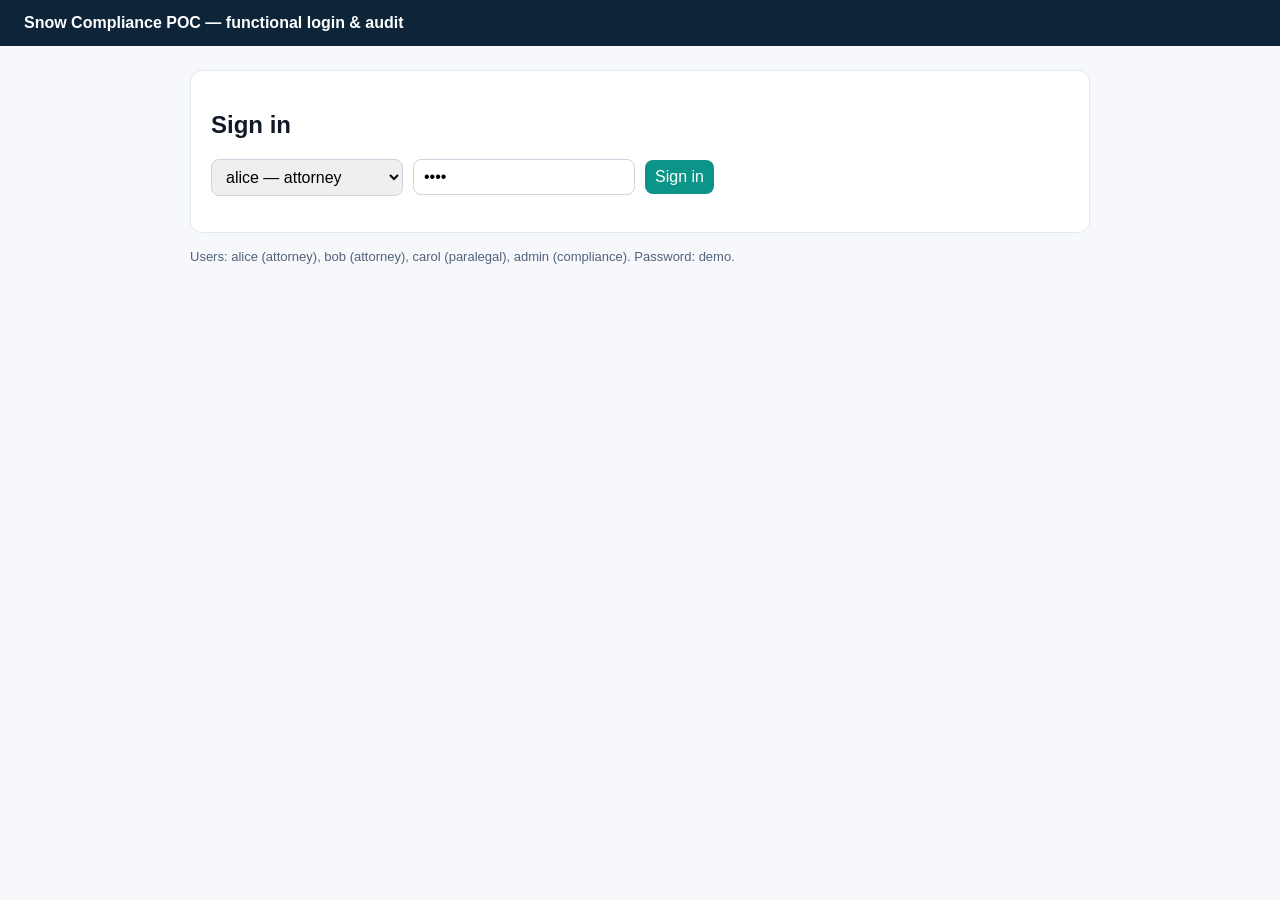
<file: poc/web/index.html>
<!doctype html>
<html lang="en">
<head>
<meta charset="utf-8">
<meta name="viewport" content="width=device-width, initial-scale=1">
<title>Snow Compliance POC</title>
<style>
  body { font-family: -apple-system, "Segoe UI", Roboto, sans-serif; margin: 0; background: #f6f8fb; color: #111827; }
  header { background: #0e2439; color: #fff; padding: 14px 24px; font-weight: 700; }
  main { max-width: 900px; margin: 24px auto; padding: 0 16px; }
  .card { background: #fff; border: 1px solid #e3e8ef; border-radius: 12px; padding: 20px; margin-bottom: 16px; }
  input, button, select { font: inherit; padding: 8px 10px; border-radius: 8px; border: 1px solid #cbd5e1; }
  button { background: #0d9488; color: #fff; border: none; cursor: pointer; }
  table { width: 100%; border-collapse: collapse; font-size: 14px; }
  th, td { text-align: left; padding: 8px; border-bottom: 1px solid #e3e8ef; }
  .denied { color: #dc2626; font-weight: 700; }
  .allowed { color: #047857; font-weight: 700; }
  .muted { color: #52627a; font-size: 13px; }
  .row { display: flex; gap: 10px; align-items: center; flex-wrap: wrap; }
</style>
</head>
<body>
<header>Snow Compliance POC &mdash; functional login &amp; audit</header>
<main>
  <div id="app"></div>
  <p class="muted">Users: alice (attorney), bob (attorney), carol (paralegal), admin (compliance). Password: demo.</p>
</main>
<script>
const $ = (h) => { const d = document.createElement('div'); d.innerHTML = h; return d; };
let token = null, user = null;
const app = document.getElementById('app');

function api(path, opts = {}) {
  opts.headers = Object.assign({ 'Content-Type': 'application/json' }, opts.headers || {});
  if (token) opts.headers['Authorization'] = 'Bearer ' + token;
  return fetch(path, opts).then(async (r) => ({ ok: r.ok, status: r.status, body: await r.json() }));
}

function renderLogin() {
  app.innerHTML = `<div class="card">
    <h2>Sign in</h2>
    <div class="row">
      <select id="u">
        <option value="alice">alice &mdash; attorney</option>
        <option value="bob">bob &mdash; attorney</option>
        <option value="carol">carol &mdash; paralegal</option>
        <option value="admin">admin &mdash; compliance</option>
        <option value="auditor">auditor &mdash; risk</option>
      </select>
      <input id="p" type="password" placeholder="password" value="demo">
      <button id="go">Sign in</button>
    </div>
    <p id="err" class="denied"></p></div>`;
  document.getElementById('go').onclick = async () => {
    const r = await api('/api/login', { method: 'POST', body: JSON.stringify({
      username: document.getElementById('u').value, password: document.getElementById('p').value }) });
    if (!r.ok) { document.getElementById('err').textContent = r.body.error; return; }
    token = r.body.token; user = r.body.user; renderApp();
  };
}

async function renderApp() {
  app.innerHTML = `<div class="card"><div class="row">
    <strong>${user.name}</strong> <span class="muted">${user.role}</span>
    <span style="margin-left:auto">
      <button id="console" style="background:#334155">Snowflake console</button>
      <button id="out" style="background:#334155">Sign out</button></span></div></div>
    <div id="content"></div>`;
  document.getElementById('out').onclick = async () => { await api('/api/logout', { method: 'POST' }); token = null; user = null; renderLogin(); };
  document.getElementById('console').onclick = renderConsole;
  if (user.role === 'compliance_admin' || user.role === 'auditor') await renderAdmin();
  else await renderDocs();
}

async function renderConsole() {
  const c = document.getElementById('content');
  const meta = await api('/api/snowflake');
  const roles = meta.body.roles, queries = meta.body.queries;
  c.innerHTML = `<div class="card"><h3>Simulated Snowflake console</h3>
    <p class="muted">Row access policy, masking, and query history simulated without a Snowflake account.</p>
    <div class="row">
      <select id="srole">${roles.map(r => `<option>${r}</option>`).join('')}</select>
      <select id="squery">${queries.map(q => `<option value="${q.key}">${q.label}</option>`).join('')}</select>
      <button id="srun">Run query</button>
    </div>
    <div id="sout"></div></div>`;
  document.getElementById('srun').onclick = async () => {
    const r = await api('/api/snowflake/query', { method: 'POST', body: JSON.stringify({
      role: document.getElementById('srole').value, key: document.getElementById('squery').value }) });
    const b = r.body, out = document.getElementById('sout');
    if (b.status !== 'SUCCESS') {
      out.innerHTML = `<pre style="background:#0e1e2e;color:#d8e6f2;padding:12px;border-radius:8px;overflow:auto">${b.sql || ''}</pre>
        <p class="denied">STATUS: ${b.status} &mdash; ${b.error}</p><p class="muted">${b.policy || ''}</p>`;
      return;
    }
    out.innerHTML = `<pre style="background:#0e1e2e;color:#d8e6f2;padding:12px;border-radius:8px;overflow:auto">${b.sql}</pre>
      <p class="muted">${b.policy} &middot; <strong>${b.rows.length}</strong> rows</p>
      <table><thead><tr>${b.columns.map(x => `<th>${x}</th>`).join('')}</tr></thead>
      <tbody>${b.rows.slice(0, 40).map(row => `<tr>${row.map(v => `<td>${v}</td>`).join('')}</tr>`).join('')}</tbody></table>`;
  };
}

async function renderDocs() {
  const c = document.getElementById('content');
  const r = await api('/api/documents');
  const rows = r.body.documents.map((d) =>
    `<tr><td><a href="#" data-id="${d.contract_id}">${d.title.slice(0, 60)}</a></td>
     <td>${d.contract_type}</td><td>${d.matter_name}</td><td>${d.confidentiality}</td></tr>`).join('');
  c.innerHTML = `<div class="card"><h3>Your documents (${r.body.documents.length})</h3>
    <table><thead><tr><th>Document</th><th>Type</th><th>Matter</th><th>Confidentiality</th></tr></thead>
    <tbody>${rows || '<tr><td colspan=4>none</td></tr>'}</tbody></table></div>
    <div id="detail"></div>`;
  c.querySelectorAll('a[data-id]').forEach((a) => a.onclick = async (e) => {
    e.preventDefault();
    const dr = await api('/api/document?id=' + a.dataset.id);
    const det = document.getElementById('detail');
    if (!dr.ok) { det.innerHTML = `<div class="card denied-box">Access denied: ${dr.body.error}</div>`; return; }
    const d = dr.body;
    const present = d.clauses.filter((x) => x.present);
    det.innerHTML = `<div class="card"><h3>${d.title}</h3>
      <p class="muted">${d.client_name} &middot; ${d.matter_name} &middot; ${d.confidentiality}</p>
      <p><strong>${present.length}</strong> clause categories present.</p>
      <ul>${present.slice(0, 15).map((x) => `<li>${x.category}${x.snippet ? ' &mdash; <span class="muted">' + x.snippet.slice(0, 120) + '</span>' : ''}</li>`).join('')}</ul></div>`;
  });
}

async function renderAdmin() {
  const c = document.getElementById('content');
  const r = await api('/api/audit');
  if (!r.ok) { c.innerHTML = `<div class="card">Audit denied: ${r.body.error}</div>`; return; }
  const rows = r.body.audit.map((a) =>
    `<tr><td>${a.at}</td><td>${a.user}</td><td>${a.role}</td><td>${a.action}</td><td>${a.target || ''}</td>
     <td class="${a.outcome}">${a.outcome}</td></tr>`).join('');
  c.innerHTML = `<div class="card"><h3>Audit log</h3>
    <p class="muted">Which users accessed which files.</p>
    <table><thead><tr><th>When</th><th>User</th><th>Role</th><th>Action</th><th>Target</th><th>Outcome</th></tr></thead>
    <tbody>${rows}</tbody></table></div>`;
}

renderLogin();
</script>
</body>
</html>
</file>
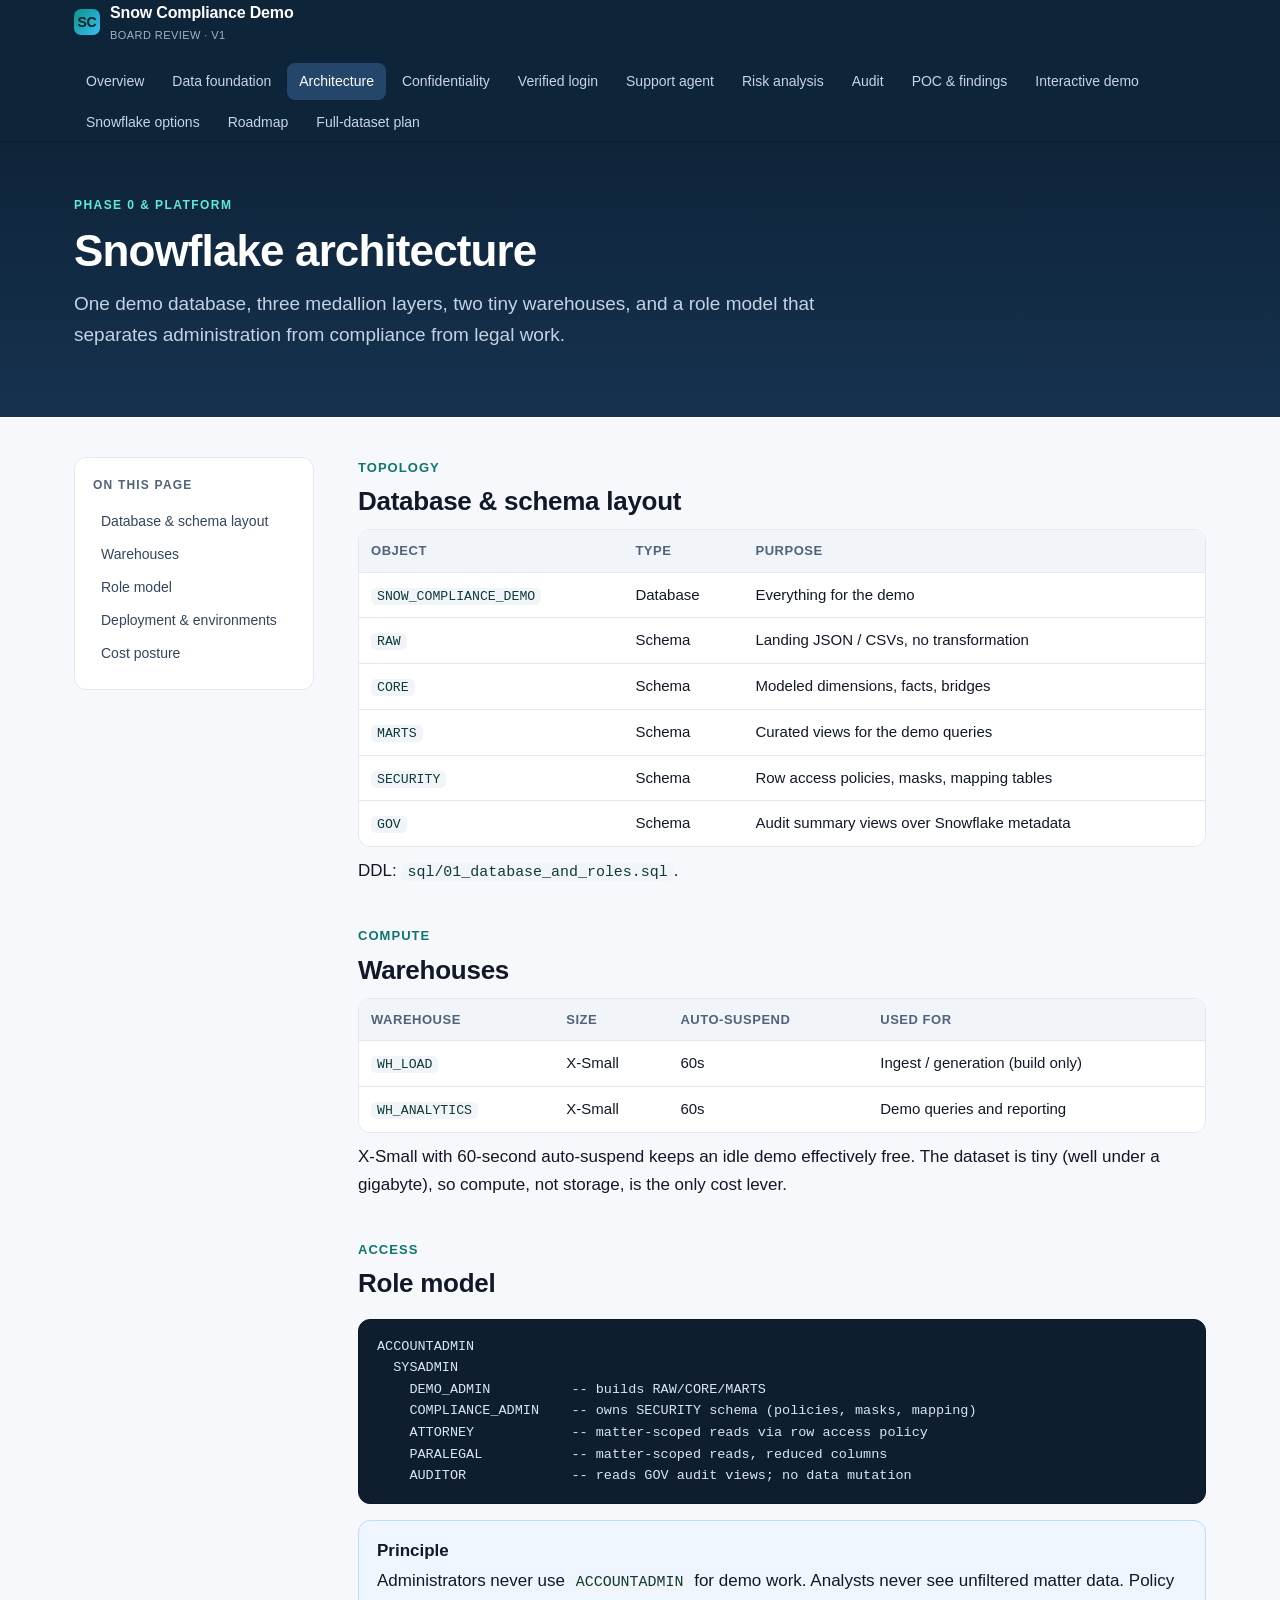
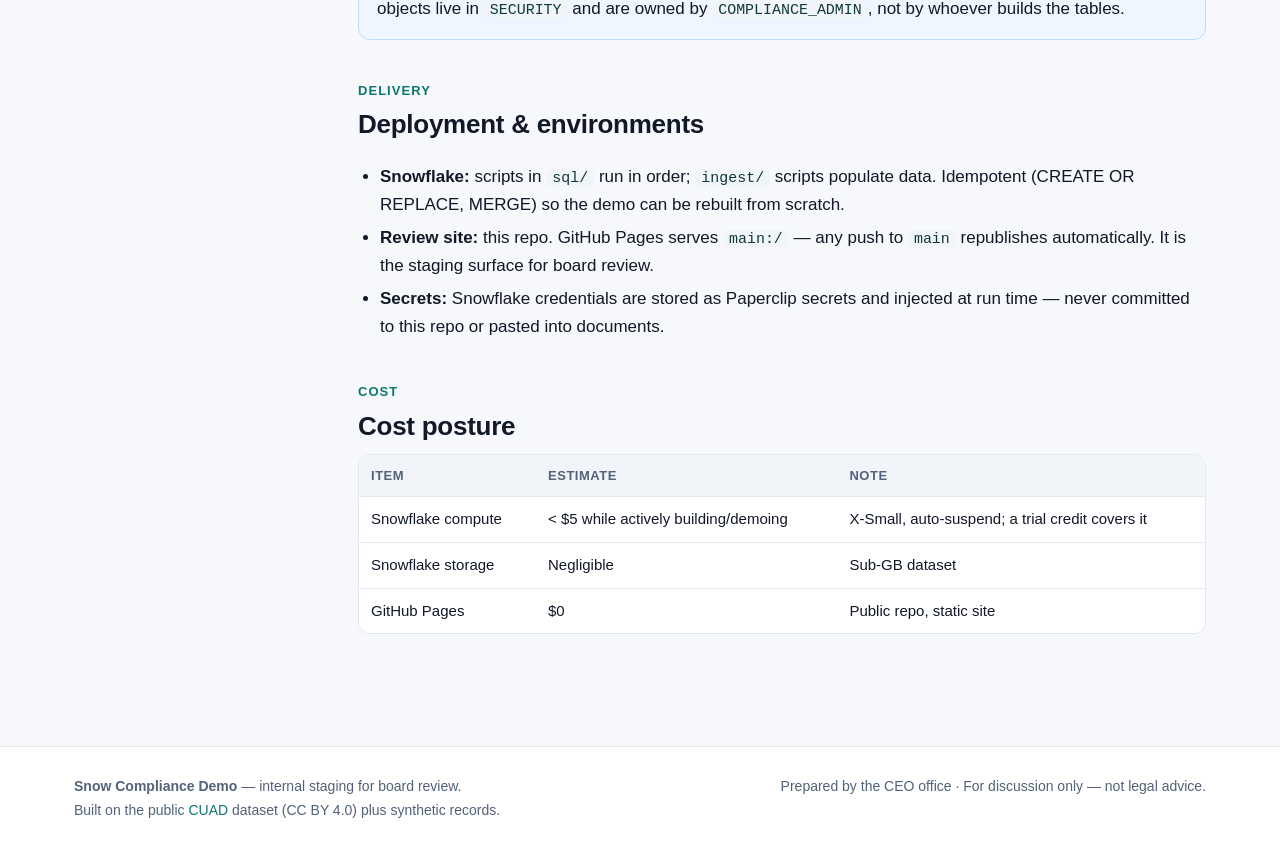
<file: architecture.html>
<!doctype html>
<html lang="en">
<head>
<meta charset="utf-8">
<meta name="viewport" content="width=device-width, initial-scale=1">
<title>Architecture · Snow Compliance Demo</title>
<meta name="description" content="Board-review recommendations for a Snowflake legal-compliance demonstration built on the public CUAD dataset plus synthetic law-firm records.">
<link rel="stylesheet" href="assets/style.css">
</head>
<body>
<header class="topbar">
  <div class="inner">
    <a class="brand" href="index.html">
      <span class="mark" aria-hidden="true">SC</span>
      <span>Snow Compliance Demo<small>Board review &middot; v1</small></span>
    </a>
    <nav class="nav" aria-label="Primary"><a href="index.html">Overview</a><a href="data-foundation.html">Data foundation</a><a href="architecture.html" class="active">Architecture</a><a href="security.html">Confidentiality</a><a href="identity-verification.html">Verified login</a><a href="support-agent.html">Support agent</a><a href="risk-analysis.html">Risk analysis</a><a href="audit-verification.html">Audit</a><a href="poc.html">POC & findings</a><a href="demo/index.html">Interactive demo</a><a href="snowflake-options.html">Snowflake options</a><a href="roadmap.html">Roadmap</a><a href="full-dataset.html">Full-dataset plan</a></nav>
  </div>
</header>
<section class="hero"><div class="wrap">
  <p class="eyebrow">Phase 0 &amp; platform</p>
  <h1>Snowflake architecture</h1>
  <p class="lede">One demo database, three medallion layers, two tiny warehouses, and a role
  model that separates administration from compliance from legal work.</p>
</div></section>
<main class="main">
  <div class="wrap">
    <div class="grid">
      <aside class="toc"><h2>On this page</h2><ul><li><a href="#topology">Database &amp; schema layout</a></li><li><a href="#warehouses">Warehouses</a></li><li><a href="#roles">Role model</a></li><li><a href="#deploy">Deployment &amp; environments</a></li><li><a href="#cost">Cost posture</a></li></ul></aside>
      <div class="content">
        
<section id="topology">
  <div class="section-kicker">Topology</div>
  <h2>Database &amp; schema layout</h2>
  <div class="table-scroll"><table>
    <thead><tr><th>Object</th><th>Type</th><th>Purpose</th></tr></thead>
    <tbody>
      <tr><td><code>SNOW_COMPLIANCE_DEMO</code></td><td>Database</td><td>Everything for the demo</td></tr>
      <tr><td><code>RAW</code></td><td>Schema</td><td>Landing JSON / CSVs, no transformation</td></tr>
      <tr><td><code>CORE</code></td><td>Schema</td><td>Modeled dimensions, facts, bridges</td></tr>
      <tr><td><code>MARTS</code></td><td>Schema</td><td>Curated views for the demo queries</td></tr>
      <tr><td><code>SECURITY</code></td><td>Schema</td><td>Row access policies, masks, mapping tables</td></tr>
      <tr><td><code>GOV</code></td><td>Schema</td><td>Audit summary views over Snowflake metadata</td></tr>
    </tbody>
  </table></div>
  <p>DDL: <code>sql/01_database_and_roles.sql</code>.</p>
</section>

<section id="warehouses">
  <div class="section-kicker">Compute</div>
  <h2>Warehouses</h2>
  <div class="table-scroll"><table>
    <thead><tr><th>Warehouse</th><th>Size</th><th>Auto-suspend</th><th>Used for</th></tr></thead>
    <tbody>
      <tr><td><code>WH_LOAD</code></td><td>X-Small</td><td>60s</td><td>Ingest / generation (build only)</td></tr>
      <tr><td><code>WH_ANALYTICS</code></td><td>X-Small</td><td>60s</td><td>Demo queries and reporting</td></tr>
    </tbody>
  </table></div>
  <p>X-Small with 60-second auto-suspend keeps an idle demo effectively free. The dataset
  is tiny (well under a gigabyte), so compute, not storage, is the only cost lever.</p>
</section>

<section id="roles">
  <div class="section-kicker">Access</div>
  <h2>Role model</h2>
  <pre><code>ACCOUNTADMIN
  SYSADMIN
    DEMO_ADMIN          -- builds RAW/CORE/MARTS
    COMPLIANCE_ADMIN    -- owns SECURITY schema (policies, masks, mapping)
    ATTORNEY            -- matter-scoped reads via row access policy
    PARALEGAL           -- matter-scoped reads, reduced columns
    AUDITOR             -- reads GOV audit views; no data mutation</code></pre>
  <div class="callout"><strong>Principle</strong>
    Administrators never use <code>ACCOUNTADMIN</code> for demo work. Analysts never see
    unfiltered matter data. Policy objects live in <code>SECURITY</code> and are owned by
    <code>COMPLIANCE_ADMIN</code>, not by whoever builds the tables.</div>
</section>

<section id="deploy">
  <div class="section-kicker">Delivery</div>
  <h2>Deployment &amp; environments</h2>
  <ul>
    <li><strong>Snowflake:</strong> scripts in <code>sql/</code> run in order; <code>ingest/</code> scripts populate data. Idempotent (CREATE OR REPLACE, MERGE) so the demo can be rebuilt from scratch.</li>
    <li><strong>Review site:</strong> this repo. GitHub Pages serves <code>main:/</code> &mdash; any push to <code>main</code> republishes automatically. It is the staging surface for board review.</li>
    <li><strong>Secrets:</strong> Snowflake credentials are stored as Paperclip secrets and injected at run time &mdash; never committed to this repo or pasted into documents.</li>
  </ul>
</section>

<section id="cost">
  <div class="section-kicker">Cost</div>
  <h2>Cost posture</h2>
  <div class="table-scroll"><table>
    <thead><tr><th>Item</th><th>Estimate</th><th>Note</th></tr></thead>
    <tbody>
      <tr><td>Snowflake compute</td><td>&lt; $5 while actively building/demoing</td><td>X-Small, auto-suspend; a trial credit covers it</td></tr>
      <tr><td>Snowflake storage</td><td>Negligible</td><td>Sub-GB dataset</td></tr>
      <tr><td>GitHub Pages</td><td>$0</td><td>Public repo, static site</td></tr>
    </tbody>
  </table></div>
</section>

      </div>
    </div>
  </div>
</main>
<footer class="footer">
  <div class="wrap">
    <div>
      <strong>Snow Compliance Demo</strong> &mdash; internal staging for board review.<br>
      Built on the public <a href="https://github.com/The-Atticus-Project/cuad">CUAD</a> dataset (CC&nbsp;BY&nbsp;4.0) plus synthetic records.
    </div>
    <div>Prepared by the CEO office &middot; For discussion only &mdash; not legal advice.</div>
  </div>
</footer>
</body>
</html>
</file>
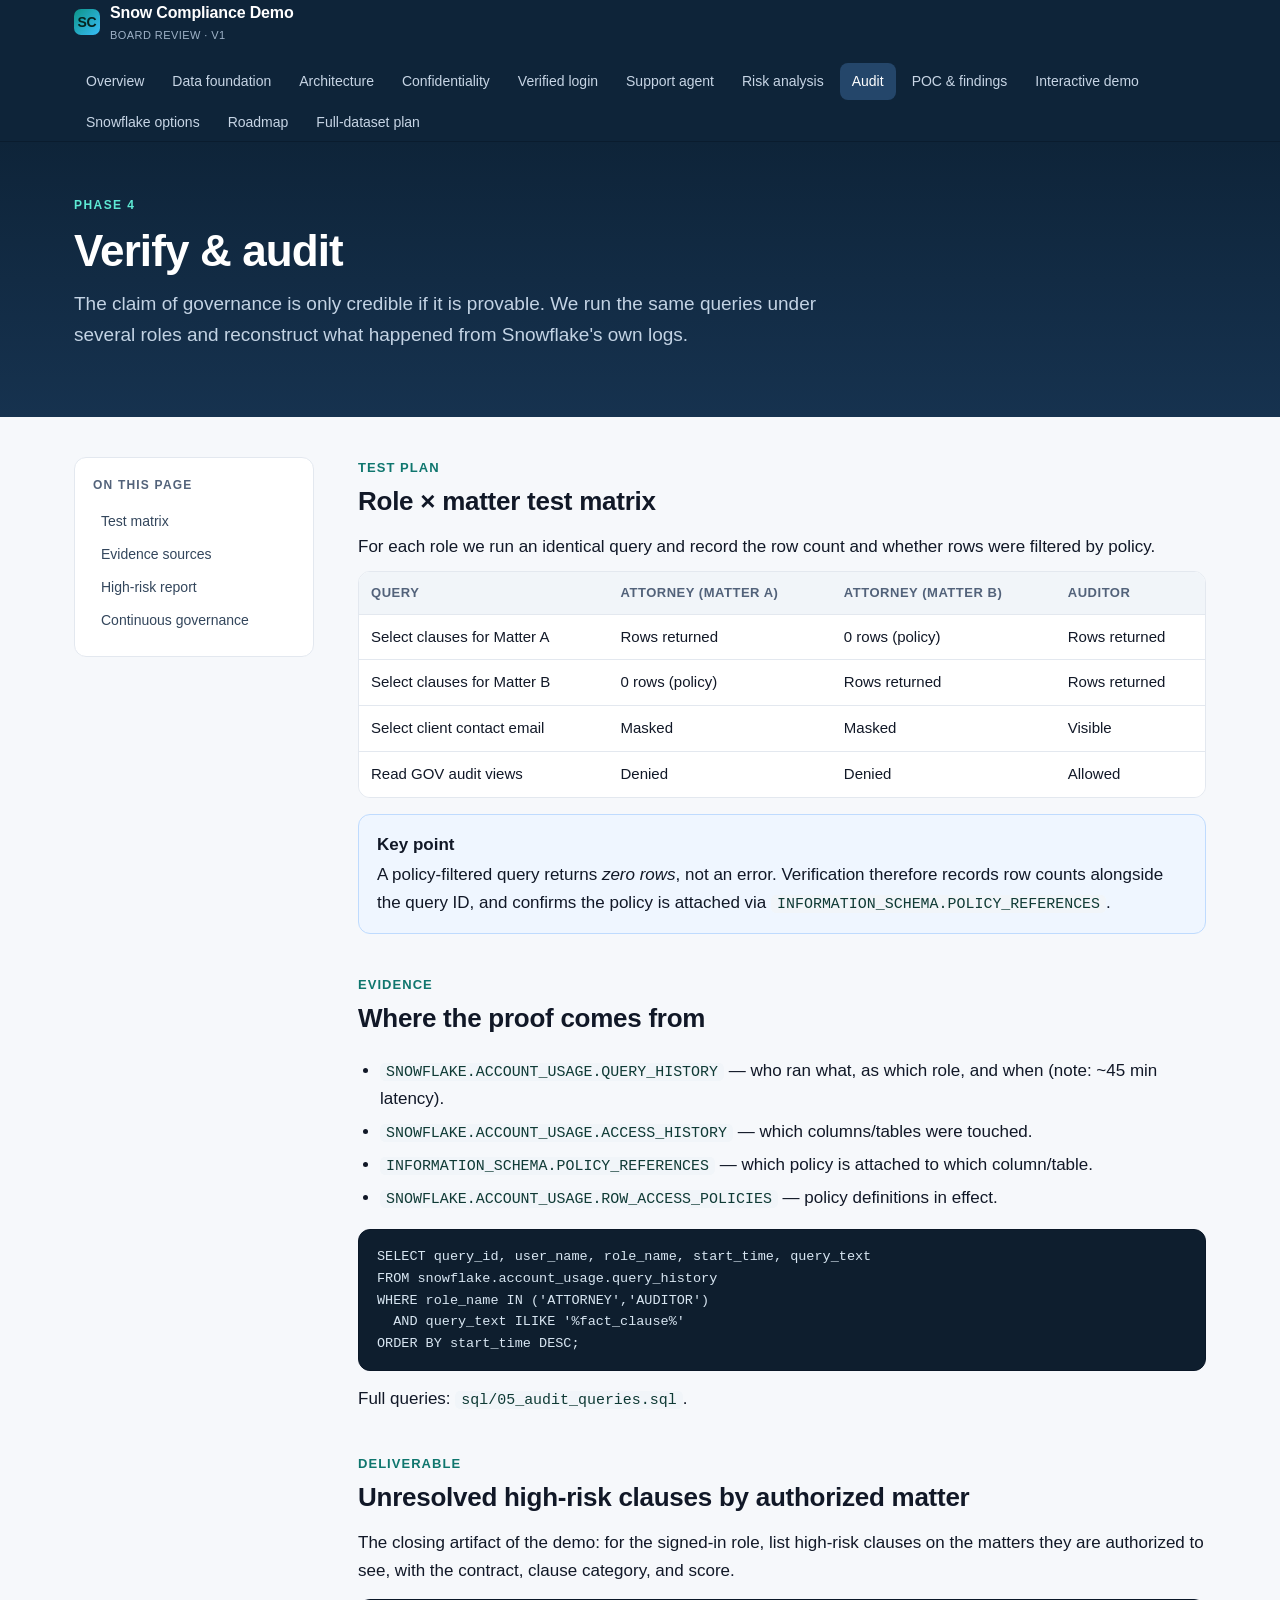
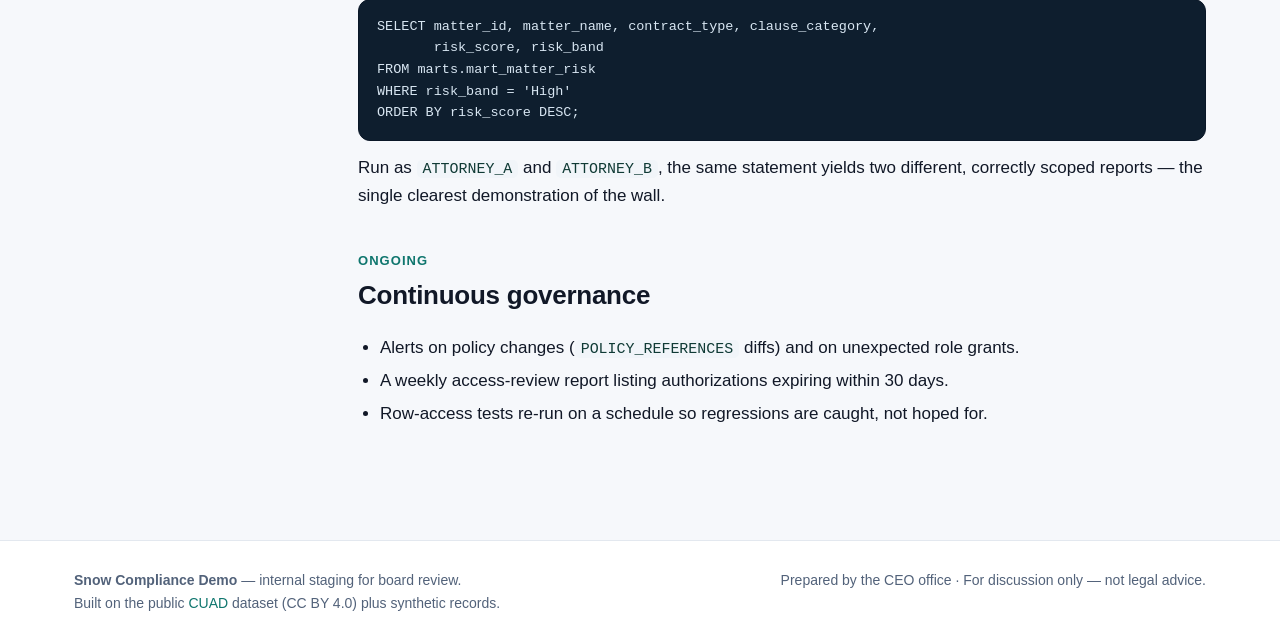
<file: audit-verification.html>
<!doctype html>
<html lang="en">
<head>
<meta charset="utf-8">
<meta name="viewport" content="width=device-width, initial-scale=1">
<title>Audit &amp; verification · Snow Compliance Demo</title>
<meta name="description" content="Board-review recommendations for a Snowflake legal-compliance demonstration built on the public CUAD dataset plus synthetic law-firm records.">
<link rel="stylesheet" href="assets/style.css">
</head>
<body>
<header class="topbar">
  <div class="inner">
    <a class="brand" href="index.html">
      <span class="mark" aria-hidden="true">SC</span>
      <span>Snow Compliance Demo<small>Board review &middot; v1</small></span>
    </a>
    <nav class="nav" aria-label="Primary"><a href="index.html">Overview</a><a href="data-foundation.html">Data foundation</a><a href="architecture.html">Architecture</a><a href="security.html">Confidentiality</a><a href="identity-verification.html">Verified login</a><a href="support-agent.html">Support agent</a><a href="risk-analysis.html">Risk analysis</a><a href="audit-verification.html" class="active">Audit</a><a href="poc.html">POC & findings</a><a href="demo/index.html">Interactive demo</a><a href="snowflake-options.html">Snowflake options</a><a href="roadmap.html">Roadmap</a><a href="full-dataset.html">Full-dataset plan</a></nav>
  </div>
</header>
<section class="hero"><div class="wrap">
  <p class="eyebrow">Phase 4</p>
  <h1>Verify &amp; audit</h1>
  <p class="lede">The claim of governance is only credible if it is provable. We run the same
  queries under several roles and reconstruct what happened from Snowflake's own logs.</p>
</div></section>
<main class="main">
  <div class="wrap">
    <div class="grid">
      <aside class="toc"><h2>On this page</h2><ul><li><a href="#matrix">Test matrix</a></li><li><a href="#evidence">Evidence sources</a></li><li><a href="#report">High-risk report</a></li><li><a href="#monitoring">Continuous governance</a></li></ul></aside>
      <div class="content">
        
<section id="matrix">
  <div class="section-kicker">Test plan</div>
  <h2>Role &times; matter test matrix</h2>
  <p>For each role we run an identical query and record the row count and whether rows
  were filtered by policy.</p>
  <div class="table-scroll"><table>
    <thead><tr><th>Query</th><th>ATTORNEY (Matter A)</th><th>ATTORNEY (Matter B)</th><th>AUDITOR</th></tr></thead>
    <tbody>
      <tr><td>Select clauses for Matter A</td><td>Rows returned</td><td>0 rows (policy)</td><td>Rows returned</td></tr>
      <tr><td>Select clauses for Matter B</td><td>0 rows (policy)</td><td>Rows returned</td><td>Rows returned</td></tr>
      <tr><td>Select client contact email</td><td>Masked</td><td>Masked</td><td>Visible</td></tr>
      <tr><td>Read GOV audit views</td><td>Denied</td><td>Denied</td><td>Allowed</td></tr>
    </tbody>
  </table></div>
  <div class="callout"><strong>Key point</strong>
    A policy-filtered query returns <em>zero rows</em>, not an error. Verification therefore
    records row counts alongside the query ID, and confirms the policy is attached via
    <code>INFORMATION_SCHEMA.POLICY_REFERENCES</code>.</div>
</section>

<section id="evidence">
  <div class="section-kicker">Evidence</div>
  <h2>Where the proof comes from</h2>
  <ul>
    <li><code>SNOWFLAKE.ACCOUNT_USAGE.QUERY_HISTORY</code> &mdash; who ran what, as which role, and when (note: ~45 min latency).</li>
    <li><code>SNOWFLAKE.ACCOUNT_USAGE.ACCESS_HISTORY</code> &mdash; which columns/tables were touched.</li>
    <li><code>INFORMATION_SCHEMA.POLICY_REFERENCES</code> &mdash; which policy is attached to which column/table.</li>
    <li><code>SNOWFLAKE.ACCOUNT_USAGE.ROW_ACCESS_POLICIES</code> &mdash; policy definitions in effect.</li>
  </ul>
  <pre><code>SELECT query_id, user_name, role_name, start_time, query_text
FROM snowflake.account_usage.query_history
WHERE role_name IN ('ATTORNEY','AUDITOR')
  AND query_text ILIKE '%fact_clause%'
ORDER BY start_time DESC;</code></pre>
  <p>Full queries: <code>sql/05_audit_queries.sql</code>.</p>
</section>

<section id="report">
  <div class="section-kicker">Deliverable</div>
  <h2>Unresolved high-risk clauses by authorized matter</h2>
  <p>The closing artifact of the demo: for the signed-in role, list high-risk clauses on
  the matters they are authorized to see, with the contract, clause category, and score.</p>
  <pre><code>SELECT matter_id, matter_name, contract_type, clause_category,
       risk_score, risk_band
FROM marts.mart_matter_risk
WHERE risk_band = 'High'
ORDER BY risk_score DESC;</code></pre>
  <p>Run as <code>ATTORNEY_A</code> and <code>ATTORNEY_B</code>, the same statement yields
  two different, correctly scoped reports &mdash; the single clearest demonstration of the wall.</p>
</section>

<section id="monitoring">
  <div class="section-kicker">Ongoing</div>
  <h2>Continuous governance</h2>
  <ul>
    <li>Alerts on policy changes (<code>POLICY_REFERENCES</code> diffs) and on unexpected role grants.</li>
    <li>A weekly access-review report listing authorizations expiring within 30 days.</li>
    <li>Row-access tests re-run on a schedule so regressions are caught, not hoped for.</li>
  </ul>
</section>

      </div>
    </div>
  </div>
</main>
<footer class="footer">
  <div class="wrap">
    <div>
      <strong>Snow Compliance Demo</strong> &mdash; internal staging for board review.<br>
      Built on the public <a href="https://github.com/The-Atticus-Project/cuad">CUAD</a> dataset (CC&nbsp;BY&nbsp;4.0) plus synthetic records.
    </div>
    <div>Prepared by the CEO office &middot; For discussion only &mdash; not legal advice.</div>
  </div>
</footer>
</body>
</html>
</file>
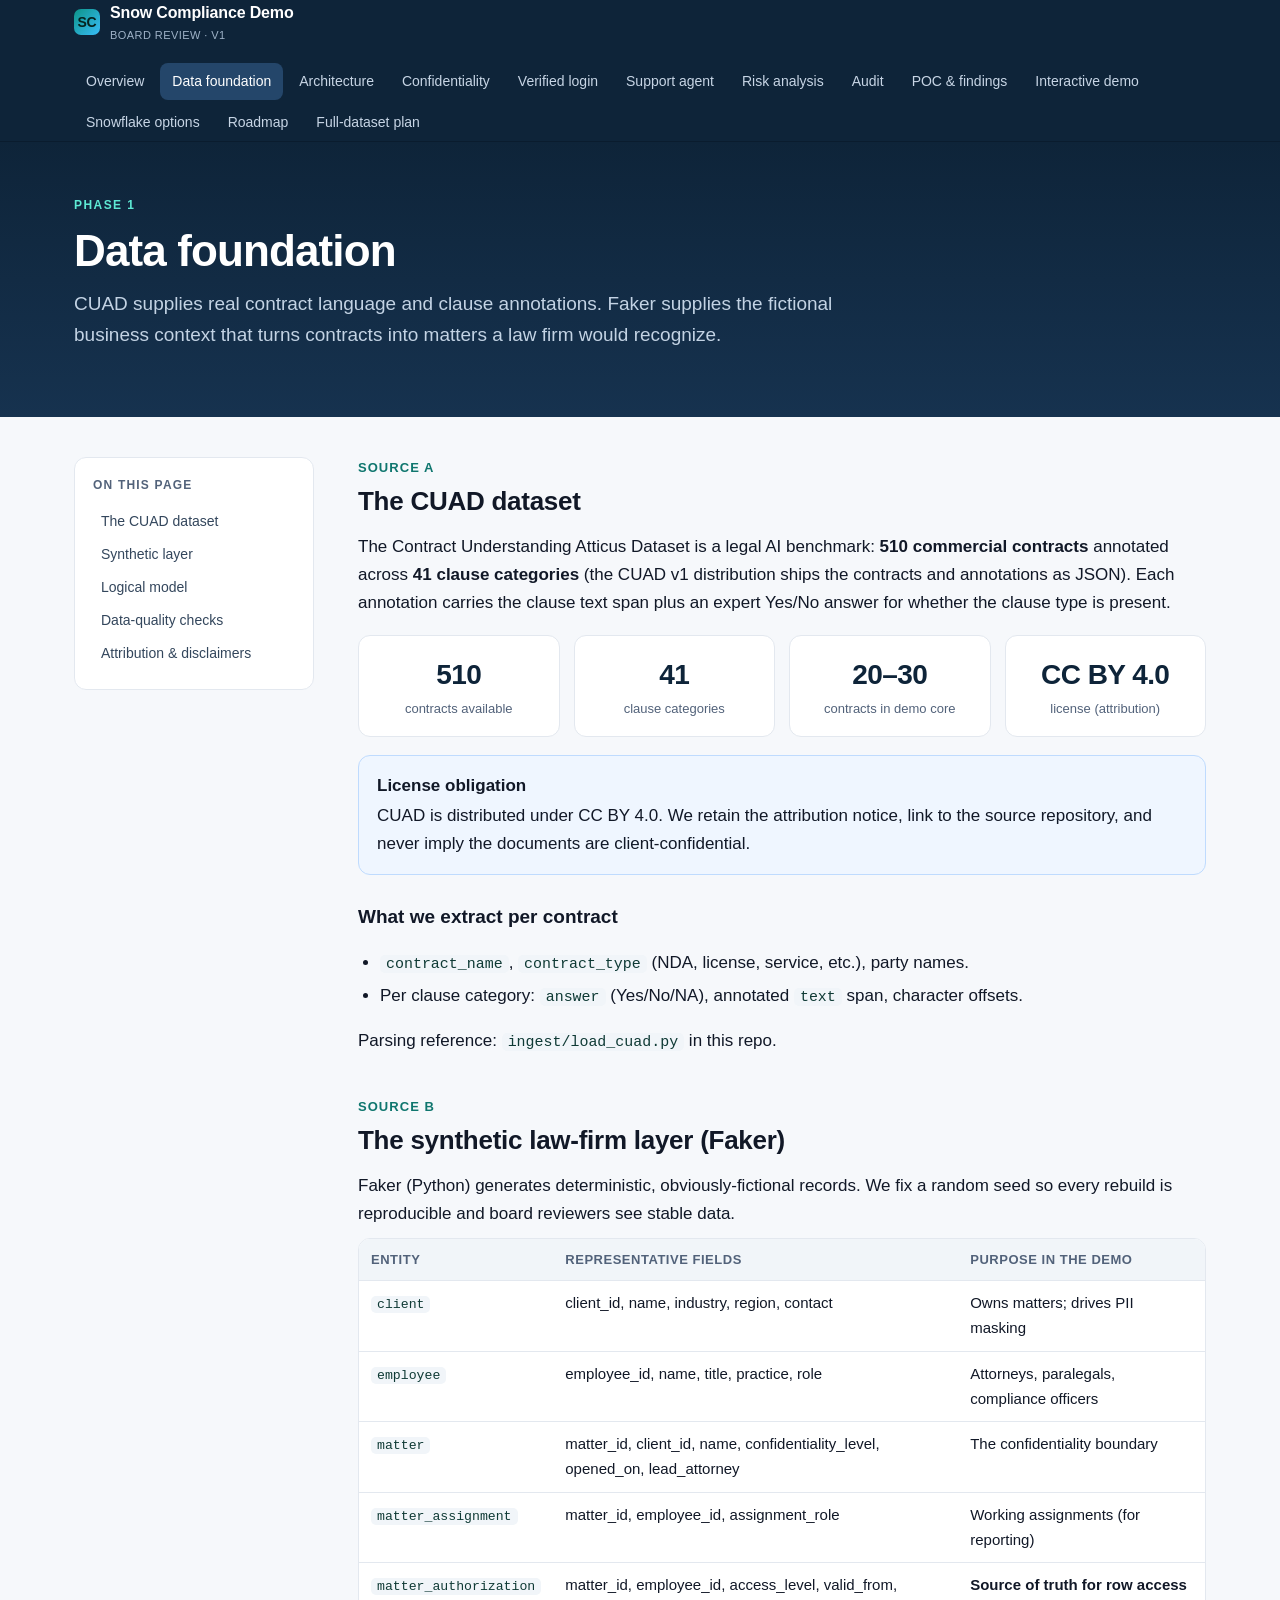
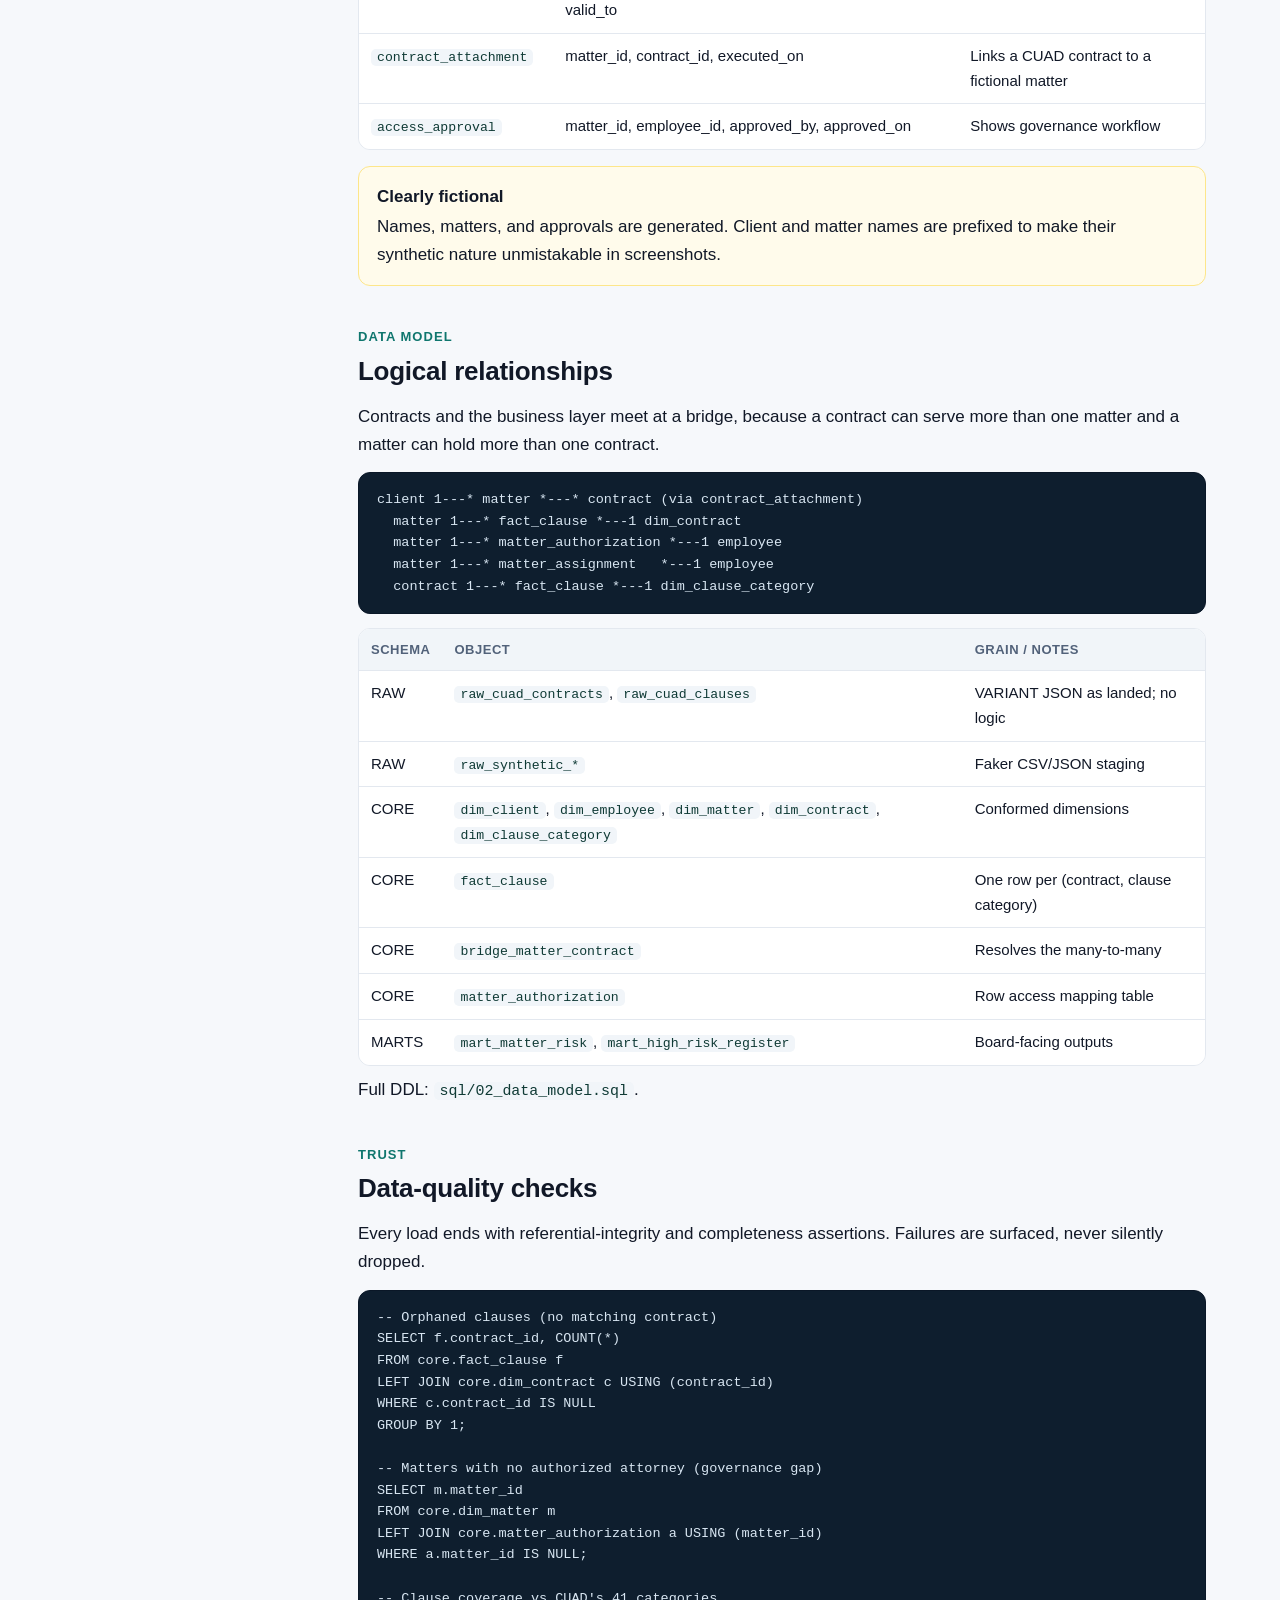
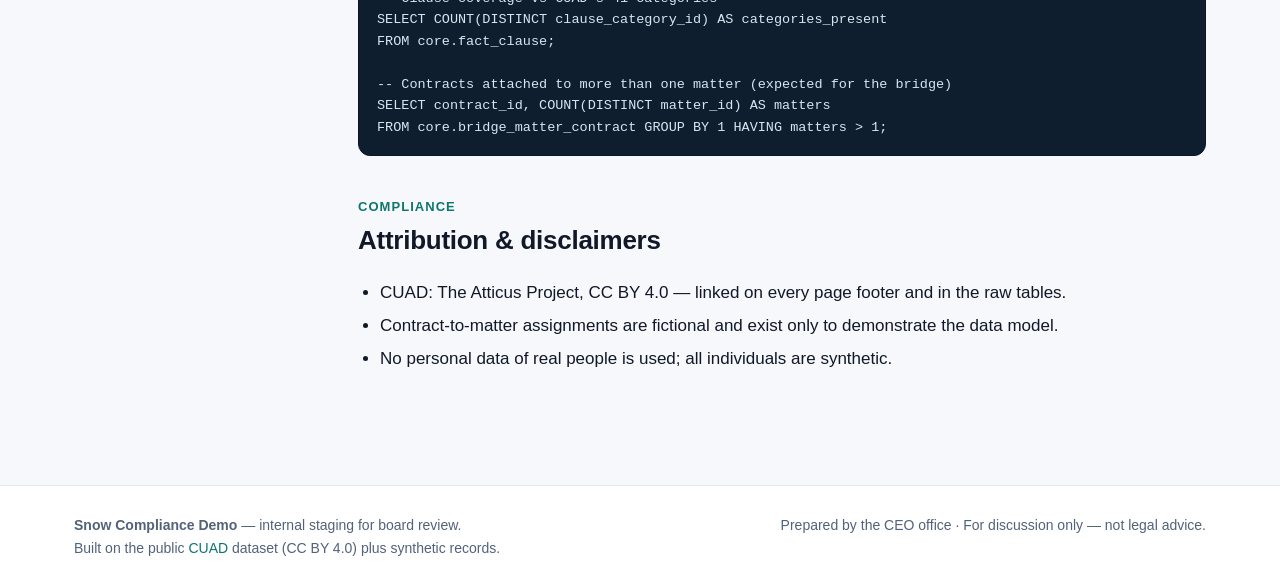
<file: data-foundation.html>
<!doctype html>
<html lang="en">
<head>
<meta charset="utf-8">
<meta name="viewport" content="width=device-width, initial-scale=1">
<title>Data foundation · Snow Compliance Demo</title>
<meta name="description" content="Board-review recommendations for a Snowflake legal-compliance demonstration built on the public CUAD dataset plus synthetic law-firm records.">
<link rel="stylesheet" href="assets/style.css">
</head>
<body>
<header class="topbar">
  <div class="inner">
    <a class="brand" href="index.html">
      <span class="mark" aria-hidden="true">SC</span>
      <span>Snow Compliance Demo<small>Board review &middot; v1</small></span>
    </a>
    <nav class="nav" aria-label="Primary"><a href="index.html">Overview</a><a href="data-foundation.html" class="active">Data foundation</a><a href="architecture.html">Architecture</a><a href="security.html">Confidentiality</a><a href="identity-verification.html">Verified login</a><a href="support-agent.html">Support agent</a><a href="risk-analysis.html">Risk analysis</a><a href="audit-verification.html">Audit</a><a href="poc.html">POC & findings</a><a href="demo/index.html">Interactive demo</a><a href="snowflake-options.html">Snowflake options</a><a href="roadmap.html">Roadmap</a><a href="full-dataset.html">Full-dataset plan</a></nav>
  </div>
</header>
<section class="hero"><div class="wrap">
  <p class="eyebrow">Phase 1</p>
  <h1>Data foundation</h1>
  <p class="lede">CUAD supplies real contract language and clause annotations. Faker supplies
  the fictional business context that turns contracts into matters a law firm would recognize.</p>
</div></section>
<main class="main">
  <div class="wrap">
    <div class="grid">
      <aside class="toc"><h2>On this page</h2><ul><li><a href="#cuad">The CUAD dataset</a></li><li><a href="#synthetic">Synthetic layer</a></li><li><a href="#model">Logical model</a></li><li><a href="#quality">Data-quality checks</a></li><li><a href="#attribution">Attribution &amp; disclaimers</a></li></ul></aside>
      <div class="content">
        
<section id="cuad">
  <div class="section-kicker">Source A</div>
  <h2>The CUAD dataset</h2>
  <p>The Contract Understanding Atticus Dataset is a legal AI benchmark: <strong>510
  commercial contracts</strong> annotated across <strong>41 clause categories</strong>
  (the CUAD v1 distribution ships the contracts and annotations as JSON). Each
  annotation carries the clause text span plus an expert Yes/No answer for whether the
  clause type is present.</p>
  <div class="kpis">
    <div class="kpi"><div class="n">510</div><div class="l">contracts available</div></div>
    <div class="kpi"><div class="n">41</div><div class="l">clause categories</div></div>
    <div class="kpi"><div class="n">20&ndash;30</div><div class="l">contracts in demo core</div></div>
    <div class="kpi"><div class="n">CC BY 4.0</div><div class="l">license (attribution)</div></div>
  </div>
  <div class="callout"><strong>License obligation</strong>
    CUAD is distributed under CC&nbsp;BY&nbsp;4.0. We retain the attribution notice, link to the
    source repository, and never imply the documents are client-confidential.</div>
  <h3>What we extract per contract</h3>
  <ul>
    <li><code>contract_name</code>, <code>contract_type</code> (NDA, license, service, etc.), party names.</li>
    <li>Per clause category: <code>answer</code> (Yes/No/NA), annotated <code>text</code> span, character offsets.</li>
  </ul>
  <p>Parsing reference: <code>ingest/load_cuad.py</code> in this repo.</p>
</section>

<section id="synthetic">
  <div class="section-kicker">Source B</div>
  <h2>The synthetic law-firm layer (Faker)</h2>
  <p>Faker (Python) generates deterministic, obviously-fictional records. We fix a random
  seed so every rebuild is reproducible and board reviewers see stable data.</p>
  <div class="table-scroll"><table>
    <thead><tr><th>Entity</th><th>Representative fields</th><th>Purpose in the demo</th></tr></thead>
    <tbody>
      <tr><td><code>client</code></td><td>client_id, name, industry, region, contact</td><td>Owns matters; drives PII masking</td></tr>
      <tr><td><code>employee</code></td><td>employee_id, name, title, practice, role</td><td>Attorneys, paralegals, compliance officers</td></tr>
      <tr><td><code>matter</code></td><td>matter_id, client_id, name, confidentiality_level, opened_on, lead_attorney</td><td>The confidentiality boundary</td></tr>
      <tr><td><code>matter_assignment</code></td><td>matter_id, employee_id, assignment_role</td><td>Working assignments (for reporting)</td></tr>
      <tr><td><code>matter_authorization</code></td><td>matter_id, employee_id, access_level, valid_from, valid_to</td><td><strong>Source of truth for row access</strong></td></tr>
      <tr><td><code>contract_attachment</code></td><td>matter_id, contract_id, executed_on</td><td>Links a CUAD contract to a fictional matter</td></tr>
      <tr><td><code>access_approval</code></td><td>matter_id, employee_id, approved_by, approved_on</td><td>Shows governance workflow</td></tr>
    </tbody>
  </table></div>
  <div class="callout warn"><strong>Clearly fictional</strong>
    Names, matters, and approvals are generated. Client and matter names are prefixed to
    make their synthetic nature unmistakable in screenshots.</div>
</section>

<section id="model">
  <div class="section-kicker">Data model</div>
  <h2>Logical relationships</h2>
  <p>Contracts and the business layer meet at a bridge, because a contract can serve
  more than one matter and a matter can hold more than one contract.</p>
  <pre><code>client 1---* matter *---* contract (via contract_attachment)
  matter 1---* fact_clause *---1 dim_contract
  matter 1---* matter_authorization *---1 employee
  matter 1---* matter_assignment   *---1 employee
  contract 1---* fact_clause *---1 dim_clause_category</code></pre>
  <div class="table-scroll"><table>
    <thead><tr><th>Schema</th><th>Object</th><th>Grain / notes</th></tr></thead>
    <tbody>
      <tr><td>RAW</td><td><code>raw_cuad_contracts</code>, <code>raw_cuad_clauses</code></td><td>VARIANT JSON as landed; no logic</td></tr>
      <tr><td>RAW</td><td><code>raw_synthetic_*</code></td><td>Faker CSV/JSON staging</td></tr>
      <tr><td>CORE</td><td><code>dim_client</code>, <code>dim_employee</code>, <code>dim_matter</code>, <code>dim_contract</code>, <code>dim_clause_category</code></td><td>Conformed dimensions</td></tr>
      <tr><td>CORE</td><td><code>fact_clause</code></td><td>One row per (contract, clause category)</td></tr>
      <tr><td>CORE</td><td><code>bridge_matter_contract</code></td><td>Resolves the many-to-many</td></tr>
      <tr><td>CORE</td><td><code>matter_authorization</code></td><td>Row access mapping table</td></tr>
      <tr><td>MARTS</td><td><code>mart_matter_risk</code>, <code>mart_high_risk_register</code></td><td>Board-facing outputs</td></tr>
    </tbody>
  </table></div>
  <p>Full DDL: <code>sql/02_data_model.sql</code>.</p>
</section>

<section id="quality">
  <div class="section-kicker">Trust</div>
  <h2>Data-quality checks</h2>
  <p>Every load ends with referential-integrity and completeness assertions. Failures
  are surfaced, never silently dropped.</p>
  <pre><code>-- Orphaned clauses (no matching contract)
SELECT f.contract_id, COUNT(*)
FROM core.fact_clause f
LEFT JOIN core.dim_contract c USING (contract_id)
WHERE c.contract_id IS NULL
GROUP BY 1;

-- Matters with no authorized attorney (governance gap)
SELECT m.matter_id
FROM core.dim_matter m
LEFT JOIN core.matter_authorization a USING (matter_id)
WHERE a.matter_id IS NULL;

-- Clause coverage vs CUAD's 41 categories
SELECT COUNT(DISTINCT clause_category_id) AS categories_present
FROM core.fact_clause;

-- Contracts attached to more than one matter (expected for the bridge)
SELECT contract_id, COUNT(DISTINCT matter_id) AS matters
FROM core.bridge_matter_contract GROUP BY 1 HAVING matters > 1;</code></pre>
</section>

<section id="attribution">
  <div class="section-kicker">Compliance</div>
  <h2>Attribution &amp; disclaimers</h2>
  <ul>
    <li>CUAD: The Atticus Project, CC&nbsp;BY&nbsp;4.0 &mdash; linked on every page footer and in the raw tables.</li>
    <li>Contract-to-matter assignments are fictional and exist only to demonstrate the data model.</li>
    <li>No personal data of real people is used; all individuals are synthetic.</li>
  </ul>
</section>

      </div>
    </div>
  </div>
</main>
<footer class="footer">
  <div class="wrap">
    <div>
      <strong>Snow Compliance Demo</strong> &mdash; internal staging for board review.<br>
      Built on the public <a href="https://github.com/The-Atticus-Project/cuad">CUAD</a> dataset (CC&nbsp;BY&nbsp;4.0) plus synthetic records.
    </div>
    <div>Prepared by the CEO office &middot; For discussion only &mdash; not legal advice.</div>
  </div>
</footer>
</body>
</html>
</file>
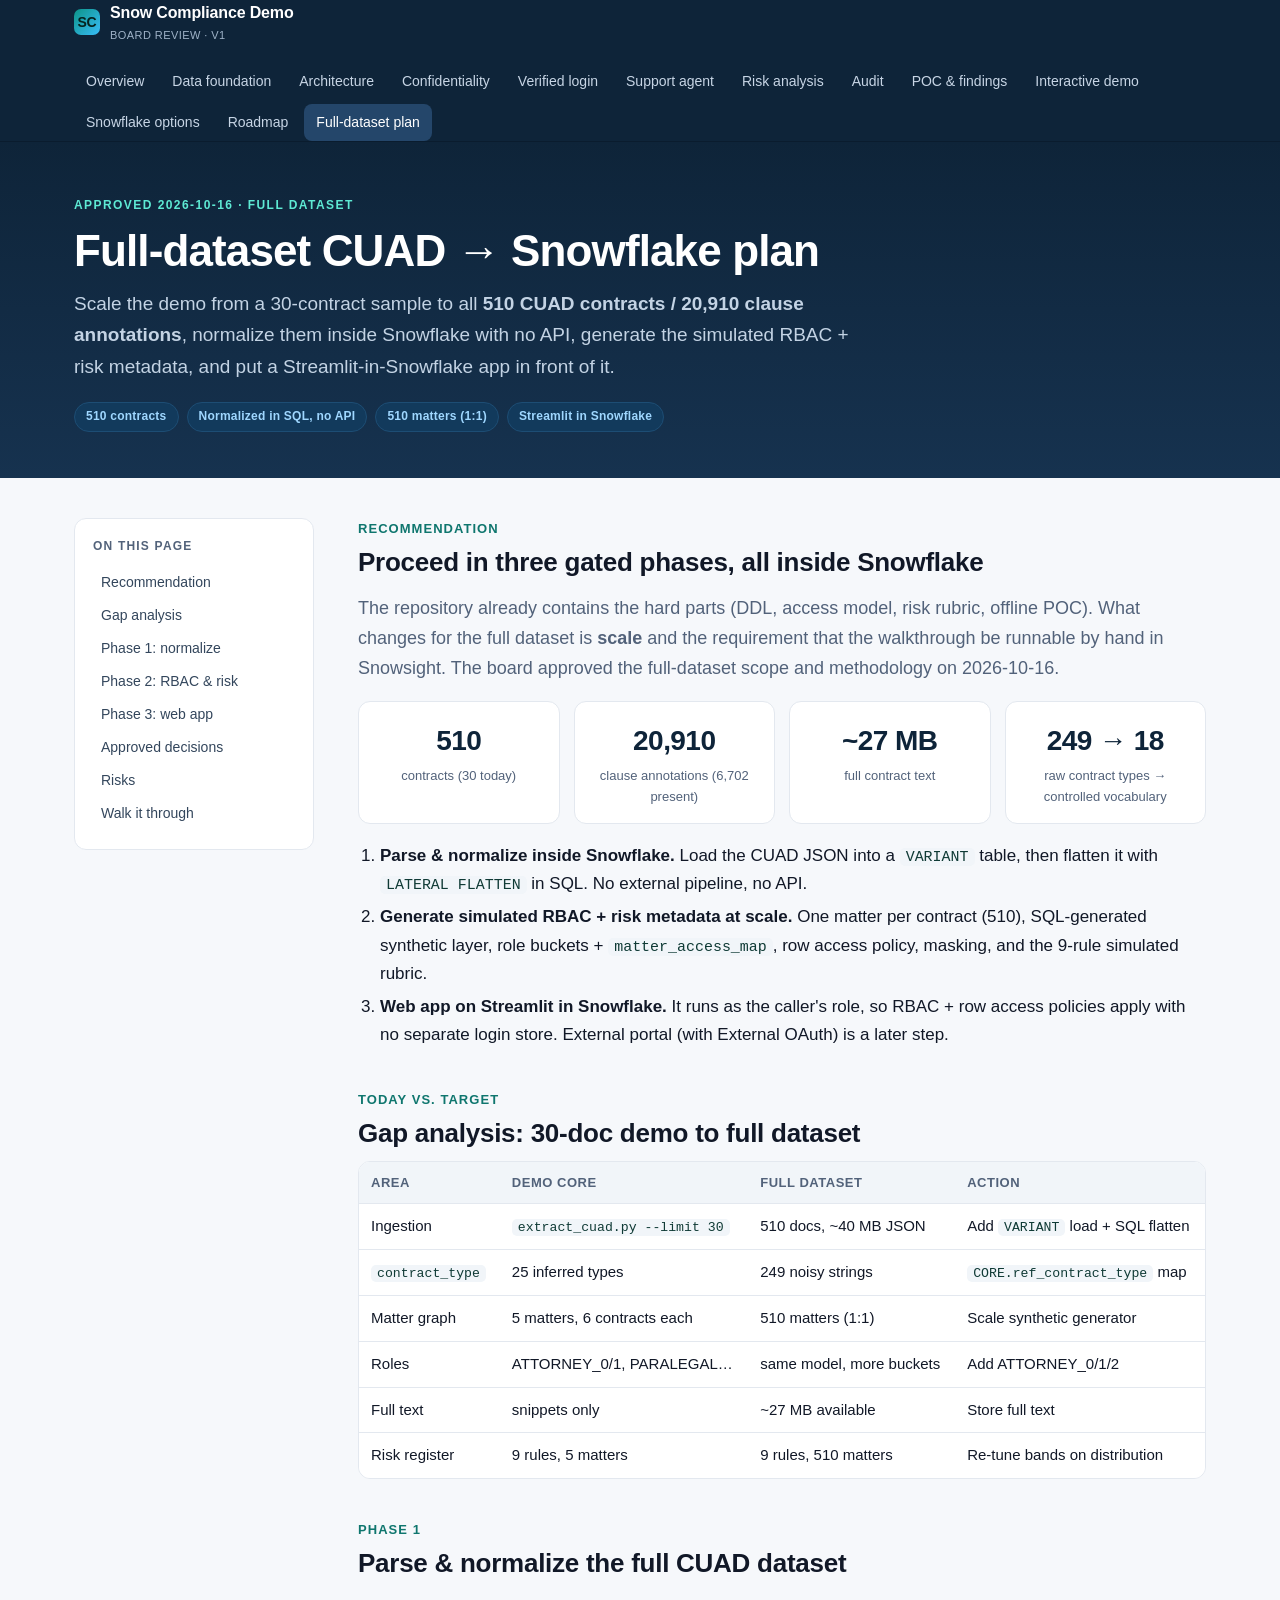
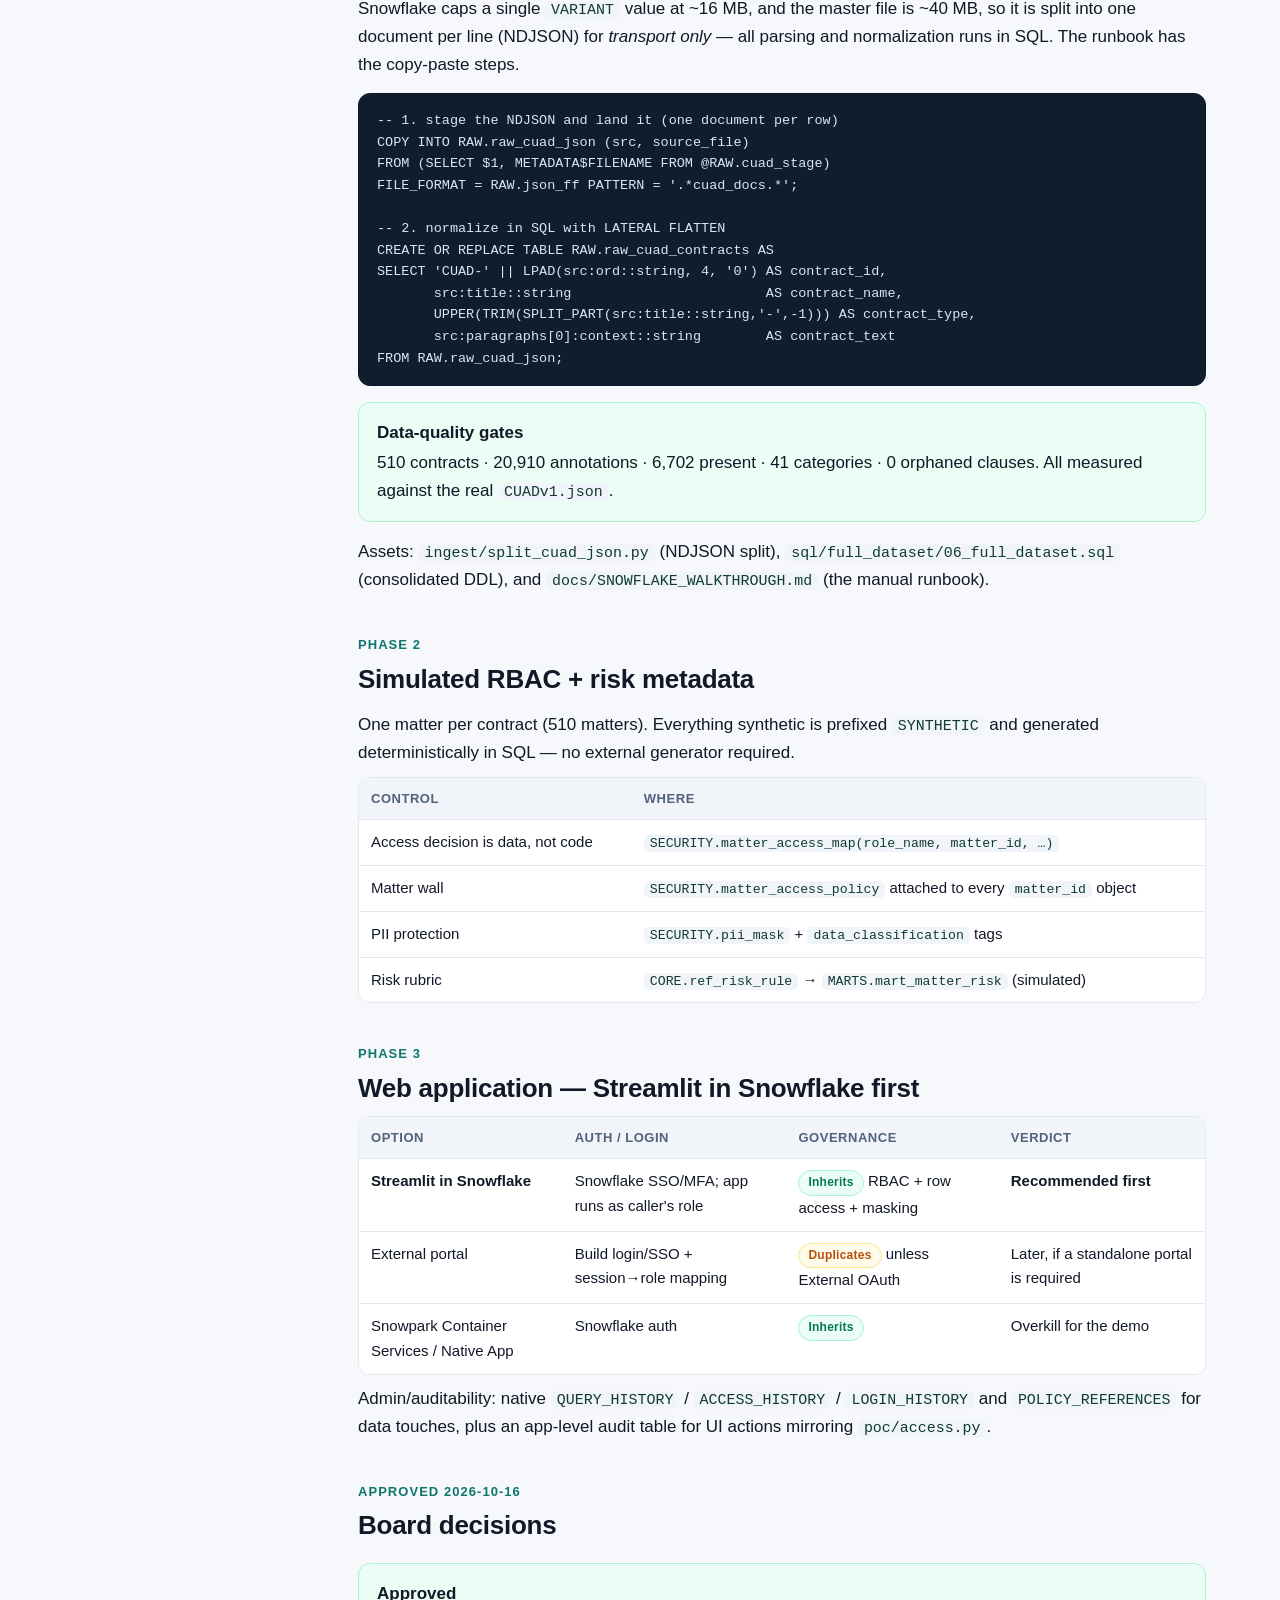
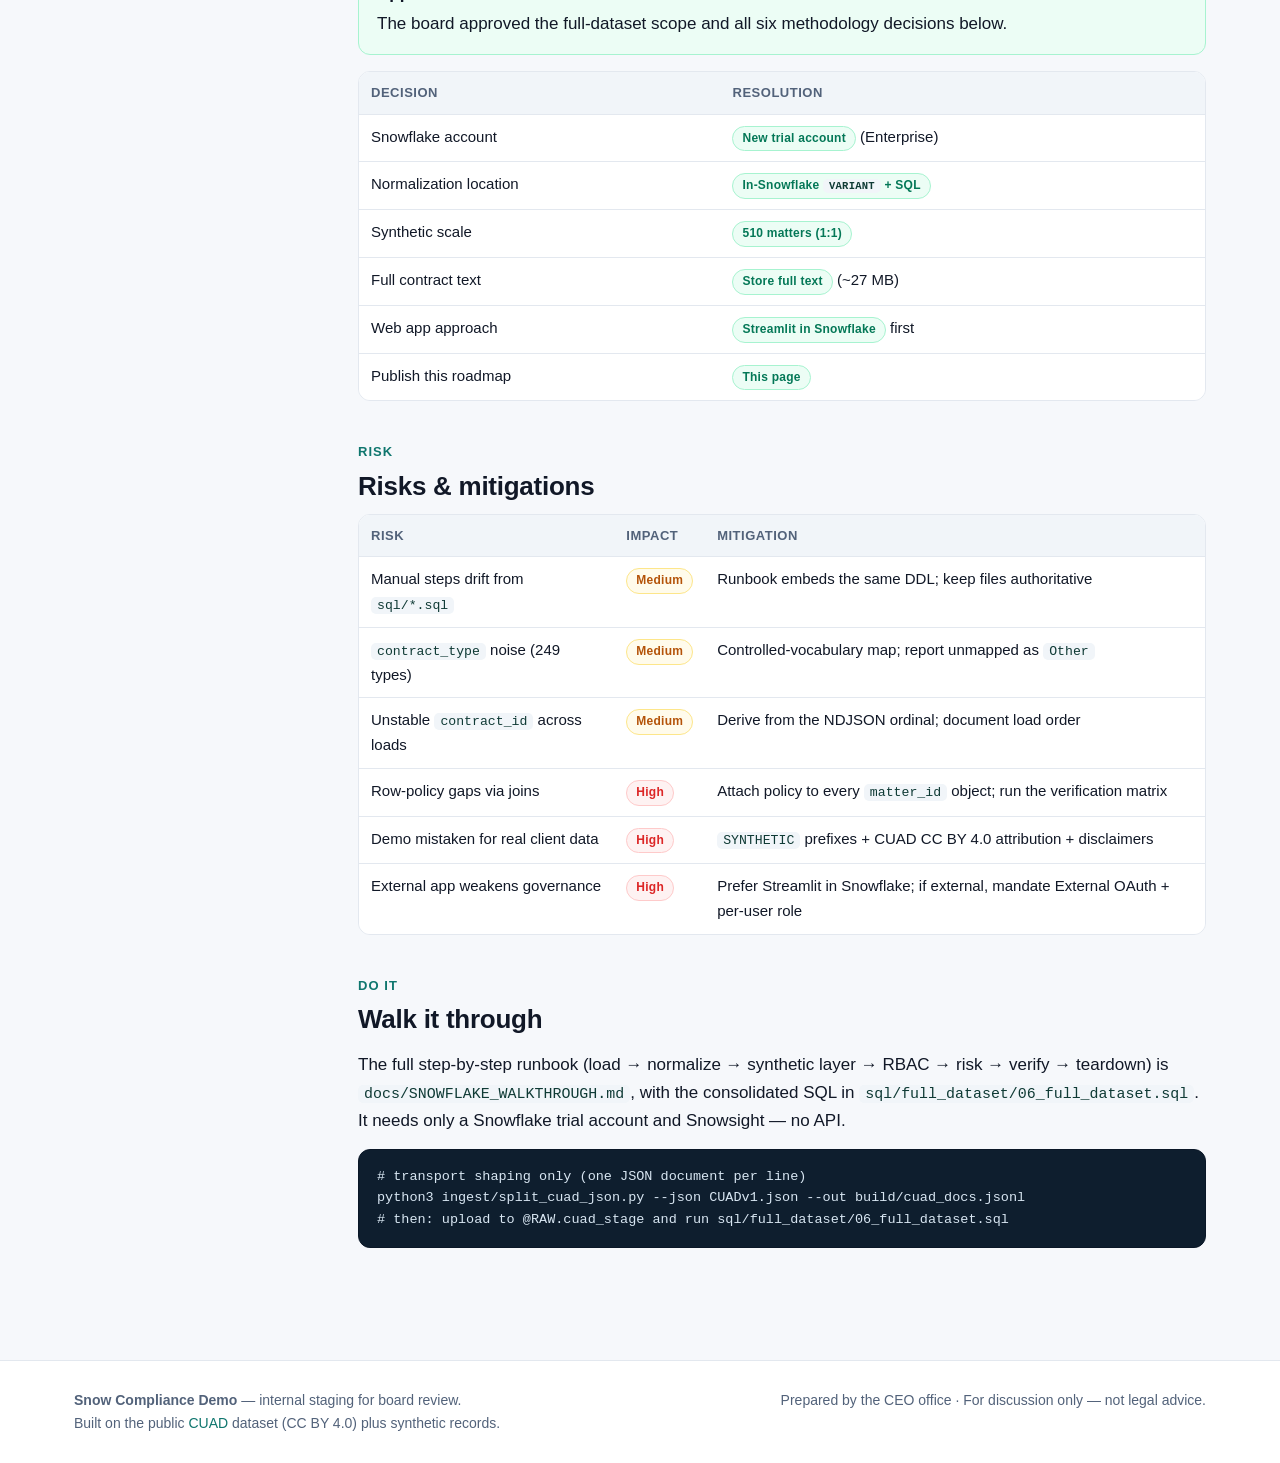
<file: full-dataset.html>
<!doctype html>
<html lang="en">
<head>
<meta charset="utf-8">
<meta name="viewport" content="width=device-width, initial-scale=1">
<title>Full-dataset plan · Snow Compliance Demo</title>
<meta name="description" content="Board-review recommendations for a Snowflake legal-compliance demonstration built on the public CUAD dataset plus synthetic law-firm records.">
<link rel="stylesheet" href="assets/style.css">
</head>
<body>
<header class="topbar">
  <div class="inner">
    <a class="brand" href="index.html">
      <span class="mark" aria-hidden="true">SC</span>
      <span>Snow Compliance Demo<small>Board review &middot; v1</small></span>
    </a>
    <nav class="nav" aria-label="Primary"><a href="index.html">Overview</a><a href="data-foundation.html">Data foundation</a><a href="architecture.html">Architecture</a><a href="security.html">Confidentiality</a><a href="identity-verification.html">Verified login</a><a href="support-agent.html">Support agent</a><a href="risk-analysis.html">Risk analysis</a><a href="audit-verification.html">Audit</a><a href="poc.html">POC & findings</a><a href="demo/index.html">Interactive demo</a><a href="snowflake-options.html">Snowflake options</a><a href="roadmap.html">Roadmap</a><a href="full-dataset.html" class="active">Full-dataset plan</a></nav>
  </div>
</header>
<section class="hero"><div class="wrap">
  <p class="eyebrow">Approved 2026-10-16 &middot; Full dataset</p>
  <h1>Full-dataset CUAD &rarr; Snowflake plan</h1>
  <p class="lede">Scale the demo from a 30-contract sample to all <strong>510 CUAD contracts / 20,910
  clause annotations</strong>, normalize them inside Snowflake with no API, generate the simulated
  RBAC + risk metadata, and put a Streamlit-in-Snowflake app in front of it.</p>
  <div class="pills">
    <span class="pill">510 contracts</span>
    <span class="pill">Normalized in SQL, no API</span>
    <span class="pill">510 matters (1:1)</span>
    <span class="pill">Streamlit in Snowflake</span>
  </div>
</div></section>
<main class="main">
  <div class="wrap">
    <div class="grid">
      <aside class="toc"><h2>On this page</h2><ul><li><a href="#summary">Recommendation</a></li><li><a href="#state">Gap analysis</a></li><li><a href="#phase1">Phase 1: normalize</a></li><li><a href="#phase2">Phase 2: RBAC &amp; risk</a></li><li><a href="#phase3">Phase 3: web app</a></li><li><a href="#decisions">Approved decisions</a></li><li><a href="#risks">Risks</a></li><li><a href="#runbook">Walk it through</a></li></ul></aside>
      <div class="content">
        
<section id="summary">
  <div class="section-kicker">Recommendation</div>
  <h2>Proceed in three gated phases, all inside Snowflake</h2>
  <p class="lead">The repository already contains the hard parts (DDL, access model, risk rubric, offline
  POC). What changes for the full dataset is <strong>scale</strong> and the requirement that the walkthrough
  be runnable by hand in Snowsight. The board approved the full-dataset scope and methodology on 2026-10-16.</p>
  <div class="kpis">
    <div class="kpi"><div class="n">510</div><div class="l">contracts (30 today)</div></div>
    <div class="kpi"><div class="n">20,910</div><div class="l">clause annotations (6,702 present)</div></div>
    <div class="kpi"><div class="n">~27 MB</div><div class="l">full contract text</div></div>
    <div class="kpi"><div class="n">249 &rarr; 18</div><div class="l">raw contract types &rarr; controlled vocabulary</div></div>
  </div>
  <ol>
    <li><strong>Parse &amp; normalize inside Snowflake.</strong> Load the CUAD JSON into a <code>VARIANT</code>
      table, then flatten it with <code>LATERAL FLATTEN</code> in SQL. No external pipeline, no API.</li>
    <li><strong>Generate simulated RBAC + risk metadata at scale.</strong> One matter per contract (510),
      SQL-generated synthetic layer, role buckets + <code>matter_access_map</code>, row access policy,
      masking, and the 9-rule simulated rubric.</li>
    <li><strong>Web app on Streamlit in Snowflake.</strong> It runs as the caller's role, so RBAC + row
      access policies apply with no separate login store. External portal (with External OAuth) is a later step.</li>
  </ol>
</section>

<section id="state">
  <div class="section-kicker">Today vs. target</div>
  <h2>Gap analysis: 30-doc demo to full dataset</h2>
  <div class="table-scroll"><table>
    <thead><tr><th>Area</th><th>Demo core</th><th>Full dataset</th><th>Action</th></tr></thead>
    <tbody>
      <tr><td>Ingestion</td><td><code>extract_cuad.py --limit 30</code></td><td>510 docs, ~40 MB JSON</td><td>Add <code>VARIANT</code> load + SQL flatten</td></tr>
      <tr><td><code>contract_type</code></td><td>25 inferred types</td><td>249 noisy strings</td><td><code>CORE.ref_contract_type</code> map</td></tr>
      <tr><td>Matter graph</td><td>5 matters, 6 contracts each</td><td>510 matters (1:1)</td><td>Scale synthetic generator</td></tr>
      <tr><td>Roles</td><td>ATTORNEY_0/1, PARALEGAL&hellip;</td><td>same model, more buckets</td><td>Add ATTORNEY_0/1/2</td></tr>
      <tr><td>Full text</td><td>snippets only</td><td>~27 MB available</td><td>Store full text</td></tr>
      <tr><td>Risk register</td><td>9 rules, 5 matters</td><td>9 rules, 510 matters</td><td>Re-tune bands on distribution</td></tr>
    </tbody>
  </table></div>
</section>

<section id="phase1">
  <div class="section-kicker">Phase 1</div>
  <h2>Parse &amp; normalize the full CUAD dataset</h2>
  <p>Snowflake caps a single <code>VARIANT</code> value at ~16 MB, and the master file is ~40 MB, so it is
  split into one document per line (NDJSON) for <em>transport only</em> &mdash; all parsing and normalization
  runs in SQL. The runbook has the copy-paste steps.</p>
  <pre><code>-- 1. stage the NDJSON and land it (one document per row)
COPY INTO RAW.raw_cuad_json (src, source_file)
FROM (SELECT $1, METADATA$FILENAME FROM @RAW.cuad_stage)
FILE_FORMAT = RAW.json_ff PATTERN = '.*cuad_docs.*';

-- 2. normalize in SQL with LATERAL FLATTEN
CREATE OR REPLACE TABLE RAW.raw_cuad_contracts AS
SELECT 'CUAD-' || LPAD(src:ord::string, 4, '0') AS contract_id,
       src:title::string                        AS contract_name,
       UPPER(TRIM(SPLIT_PART(src:title::string,'-',-1))) AS contract_type,
       src:paragraphs[0]:context::string        AS contract_text
FROM RAW.raw_cuad_json;</code></pre>
  <div class="callout ok"><strong>Data-quality gates</strong>
    510 contracts &middot; 20,910 annotations &middot; 6,702 present &middot; 41 categories &middot; 0 orphaned clauses.
    All measured against the real <code>CUADv1.json</code>.</div>
  <p>Assets: <code>ingest/split_cuad_json.py</code> (NDJSON split), <code>sql/full_dataset/06_full_dataset.sql</code>
  (consolidated DDL), and <code>docs/SNOWFLAKE_WALKTHROUGH.md</code> (the manual runbook).</p>
</section>

<section id="phase2">
  <div class="section-kicker">Phase 2</div>
  <h2>Simulated RBAC + risk metadata</h2>
  <p>One matter per contract (510 matters). Everything synthetic is prefixed <code>SYNTHETIC</code> and
  generated deterministically in SQL &mdash; no external generator required.</p>
  <div class="table-scroll"><table>
    <thead><tr><th>Control</th><th>Where</th></tr></thead>
    <tbody>
      <tr><td>Access decision is data, not code</td><td><code>SECURITY.matter_access_map(role_name, matter_id, &hellip;)</code></td></tr>
      <tr><td>Matter wall</td><td><code>SECURITY.matter_access_policy</code> attached to every <code>matter_id</code> object</td></tr>
      <tr><td>PII protection</td><td><code>SECURITY.pii_mask</code> + <code>data_classification</code> tags</td></tr>
      <tr><td>Risk rubric</td><td><code>CORE.ref_risk_rule</code> &rarr; <code>MARTS.mart_matter_risk</code> (simulated)</td></tr>
    </tbody>
  </table></div>
</section>

<section id="phase3">
  <div class="section-kicker">Phase 3</div>
  <h2>Web application &mdash; Streamlit in Snowflake first</h2>
  <div class="table-scroll"><table>
    <thead><tr><th>Option</th><th>Auth / login</th><th>Governance</th><th>Verdict</th></tr></thead>
    <tbody>
      <tr><td><strong>Streamlit in Snowflake</strong></td><td>Snowflake SSO/MFA; app runs as caller's role</td><td><span class="badge low">Inherits</span> RBAC + row access + masking</td><td><strong>Recommended first</strong></td></tr>
      <tr><td>External portal</td><td>Build login/SSO + session&rarr;role mapping</td><td><span class="badge med">Duplicates</span> unless External OAuth</td><td>Later, if a standalone portal is required</td></tr>
      <tr><td>Snowpark Container Services / Native App</td><td>Snowflake auth</td><td><span class="badge low">Inherits</span></td><td>Overkill for the demo</td></tr>
    </tbody>
  </table></div>
  <p>Admin/auditability: native <code>QUERY_HISTORY</code> / <code>ACCESS_HISTORY</code> / <code>LOGIN_HISTORY</code>
  and <code>POLICY_REFERENCES</code> for data touches, plus an app-level audit table for UI actions mirroring
  <code>poc/access.py</code>.</p>
</section>

<section id="decisions">
  <div class="section-kicker">Approved 2026-10-16</div>
  <h2>Board decisions</h2>
  <div class="callout ok"><strong>Approved</strong>
    The board approved the full-dataset scope and all six methodology decisions below.</div>
  <div class="table-scroll"><table>
    <thead><tr><th>Decision</th><th>Resolution</th></tr></thead>
    <tbody>
      <tr><td>Snowflake account</td><td><span class="badge low">New trial account</span> (Enterprise)</td></tr>
      <tr><td>Normalization location</td><td><span class="badge low">In-Snowflake <code>VARIANT</code> + SQL</span></td></tr>
      <tr><td>Synthetic scale</td><td><span class="badge low">510 matters (1:1)</span></td></tr>
      <tr><td>Full contract text</td><td><span class="badge low">Store full text</span> (~27 MB)</td></tr>
      <tr><td>Web app approach</td><td><span class="badge low">Streamlit in Snowflake</span> first</td></tr>
      <tr><td>Publish this roadmap</td><td><span class="badge low">This page</span></td></tr>
    </tbody>
  </table></div>
</section>

<section id="risks">
  <div class="section-kicker">Risk</div>
  <h2>Risks &amp; mitigations</h2>
  <div class="table-scroll"><table>
    <thead><tr><th>Risk</th><th>Impact</th><th>Mitigation</th></tr></thead>
    <tbody>
      <tr><td>Manual steps drift from <code>sql/*.sql</code></td><td><span class="badge med">Medium</span></td><td>Runbook embeds the same DDL; keep files authoritative</td></tr>
      <tr><td><code>contract_type</code> noise (249 types)</td><td><span class="badge med">Medium</span></td><td>Controlled-vocabulary map; report unmapped as <code>Other</code></td></tr>
      <tr><td>Unstable <code>contract_id</code> across loads</td><td><span class="badge med">Medium</span></td><td>Derive from the NDJSON ordinal; document load order</td></tr>
      <tr><td>Row-policy gaps via joins</td><td><span class="badge high">High</span></td><td>Attach policy to every <code>matter_id</code> object; run the verification matrix</td></tr>
      <tr><td>Demo mistaken for real client data</td><td><span class="badge high">High</span></td><td><code>SYNTHETIC</code> prefixes + CUAD CC BY 4.0 attribution + disclaimers</td></tr>
      <tr><td>External app weakens governance</td><td><span class="badge high">High</span></td><td>Prefer Streamlit in Snowflake; if external, mandate External OAuth + per-user role</td></tr>
    </tbody>
  </table></div>
</section>

<section id="runbook">
  <div class="section-kicker">Do it</div>
  <h2>Walk it through</h2>
  <p>The full step-by-step runbook (load &rarr; normalize &rarr; synthetic layer &rarr; RBAC &rarr; risk &rarr; verify &rarr; teardown)
  is <code>docs/SNOWFLAKE_WALKTHROUGH.md</code>, with the consolidated SQL in
  <code>sql/full_dataset/06_full_dataset.sql</code>. It needs only a Snowflake trial account and Snowsight &mdash; no API.</p>
  <pre><code># transport shaping only (one JSON document per line)
python3 ingest/split_cuad_json.py --json CUADv1.json --out build/cuad_docs.jsonl
# then: upload to @RAW.cuad_stage and run sql/full_dataset/06_full_dataset.sql</code></pre>
</section>

      </div>
    </div>
  </div>
</main>
<footer class="footer">
  <div class="wrap">
    <div>
      <strong>Snow Compliance Demo</strong> &mdash; internal staging for board review.<br>
      Built on the public <a href="https://github.com/The-Atticus-Project/cuad">CUAD</a> dataset (CC&nbsp;BY&nbsp;4.0) plus synthetic records.
    </div>
    <div>Prepared by the CEO office &middot; For discussion only &mdash; not legal advice.</div>
  </div>
</footer>
</body>
</html>
</file>
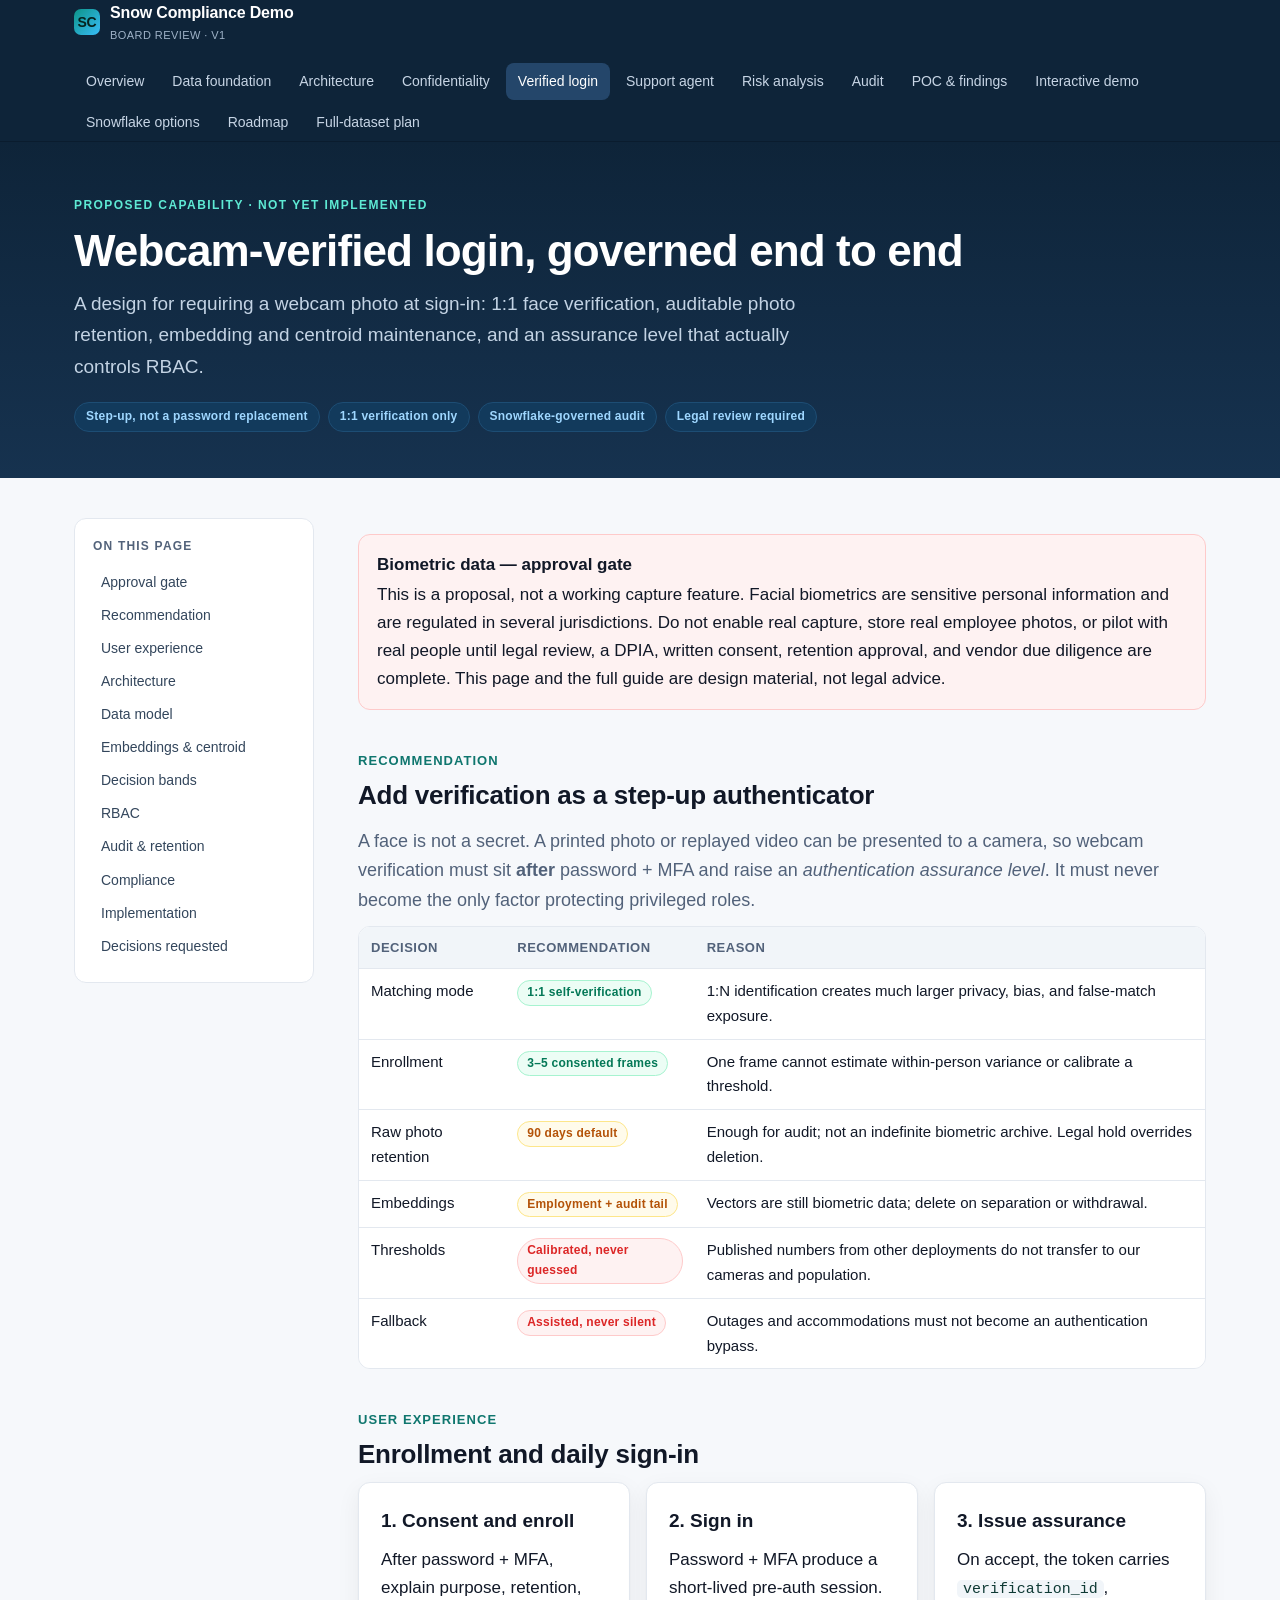
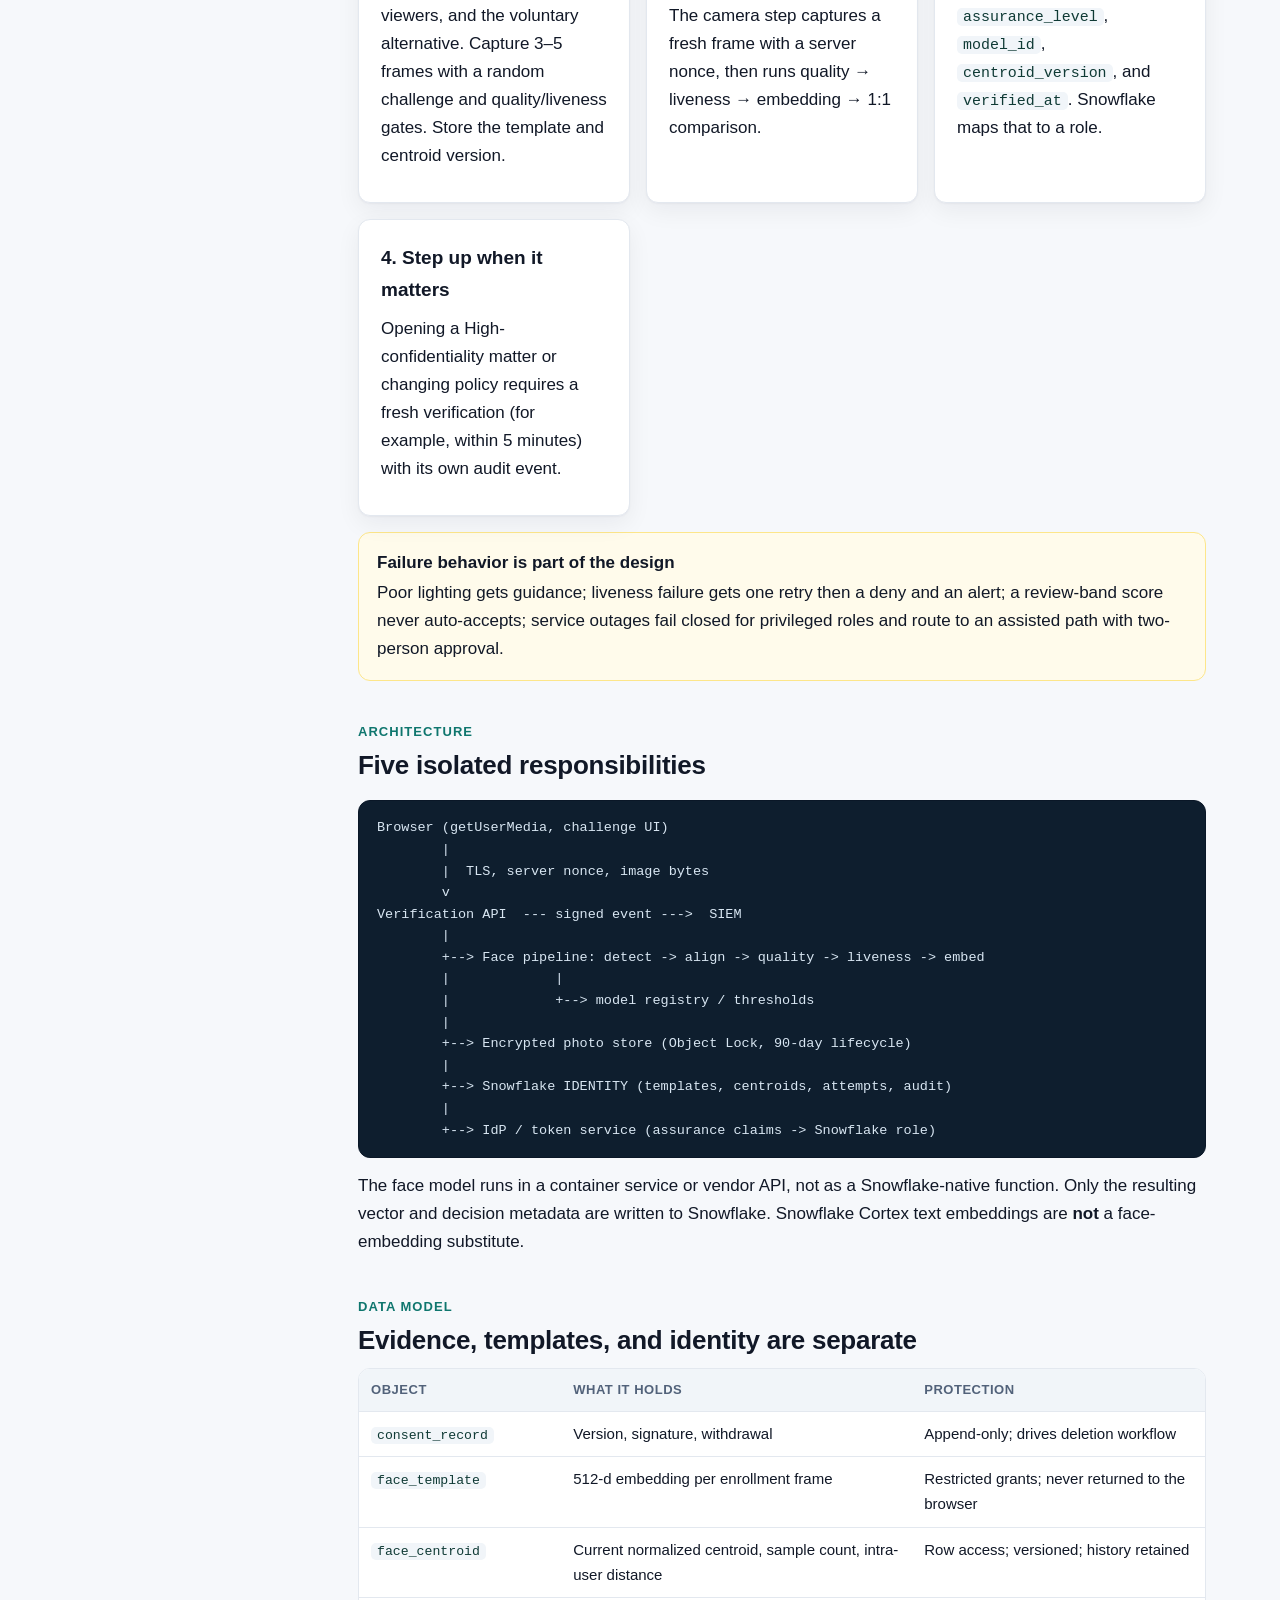
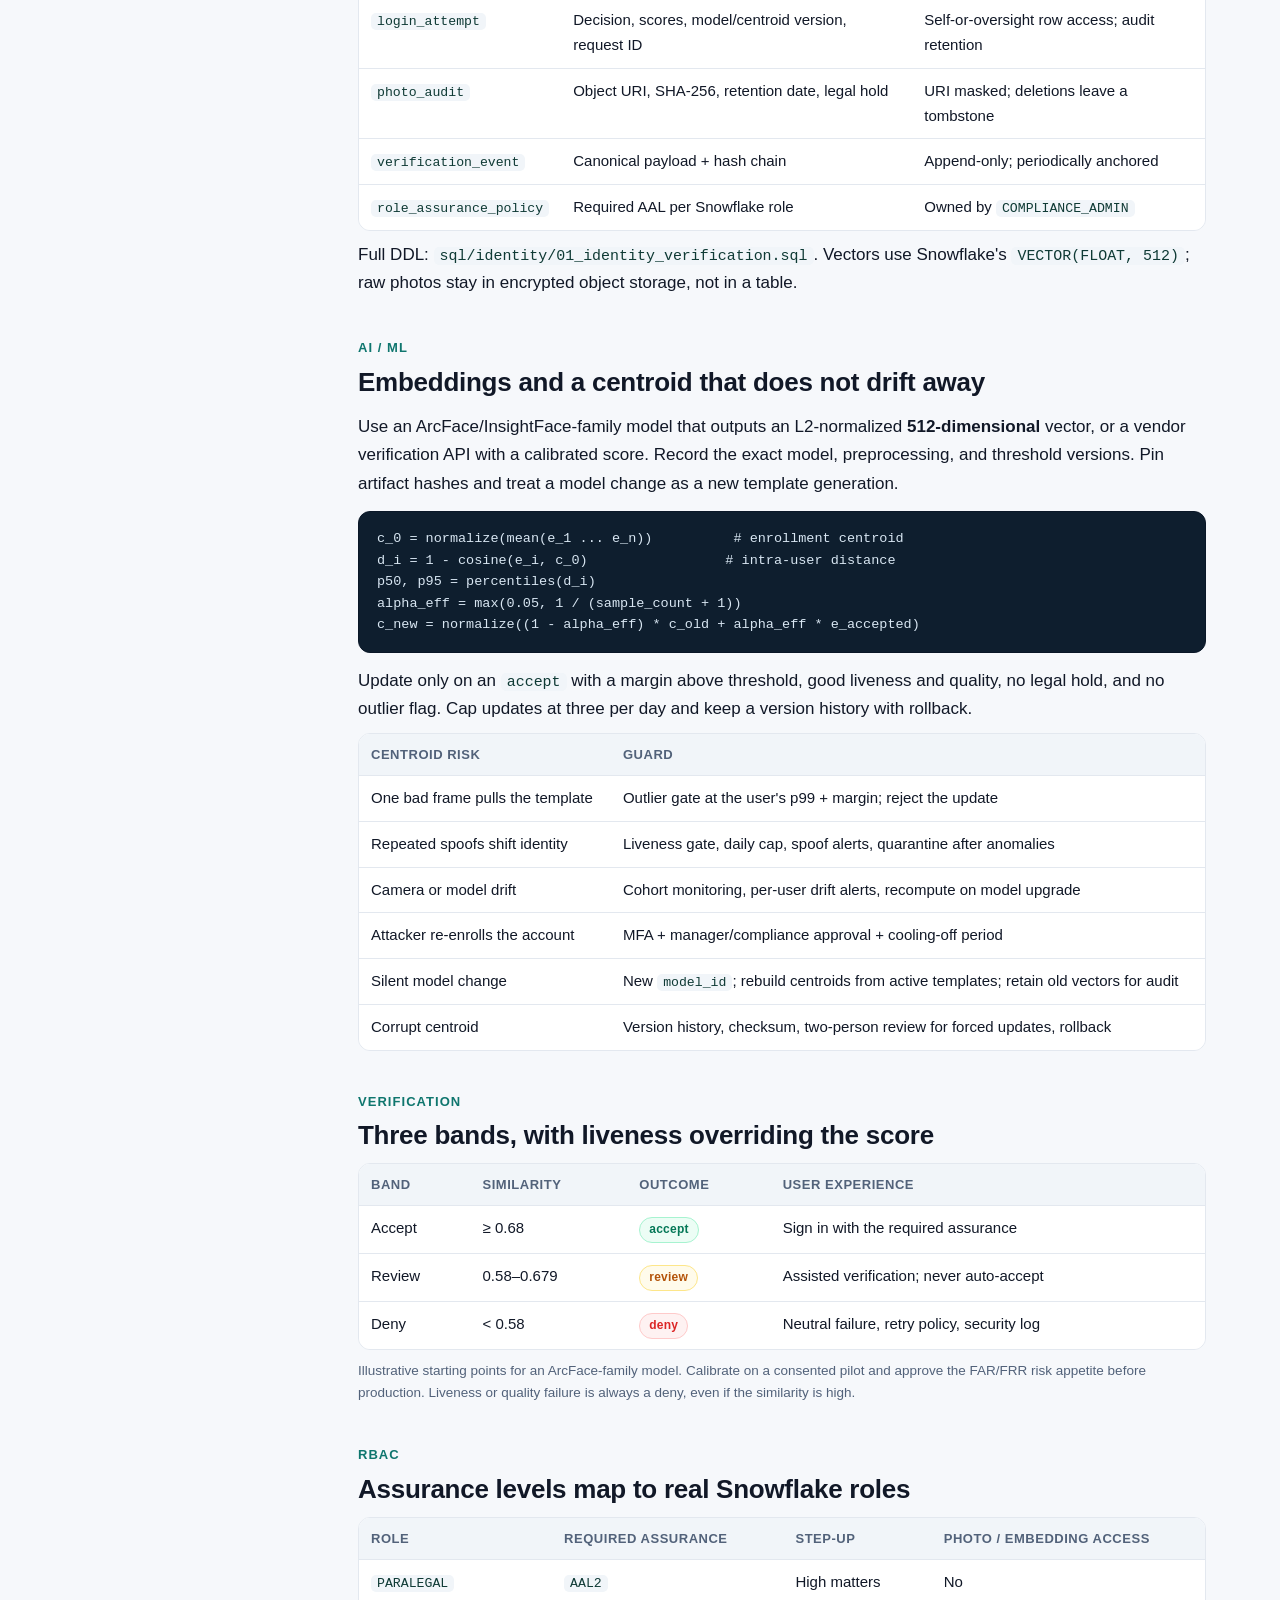
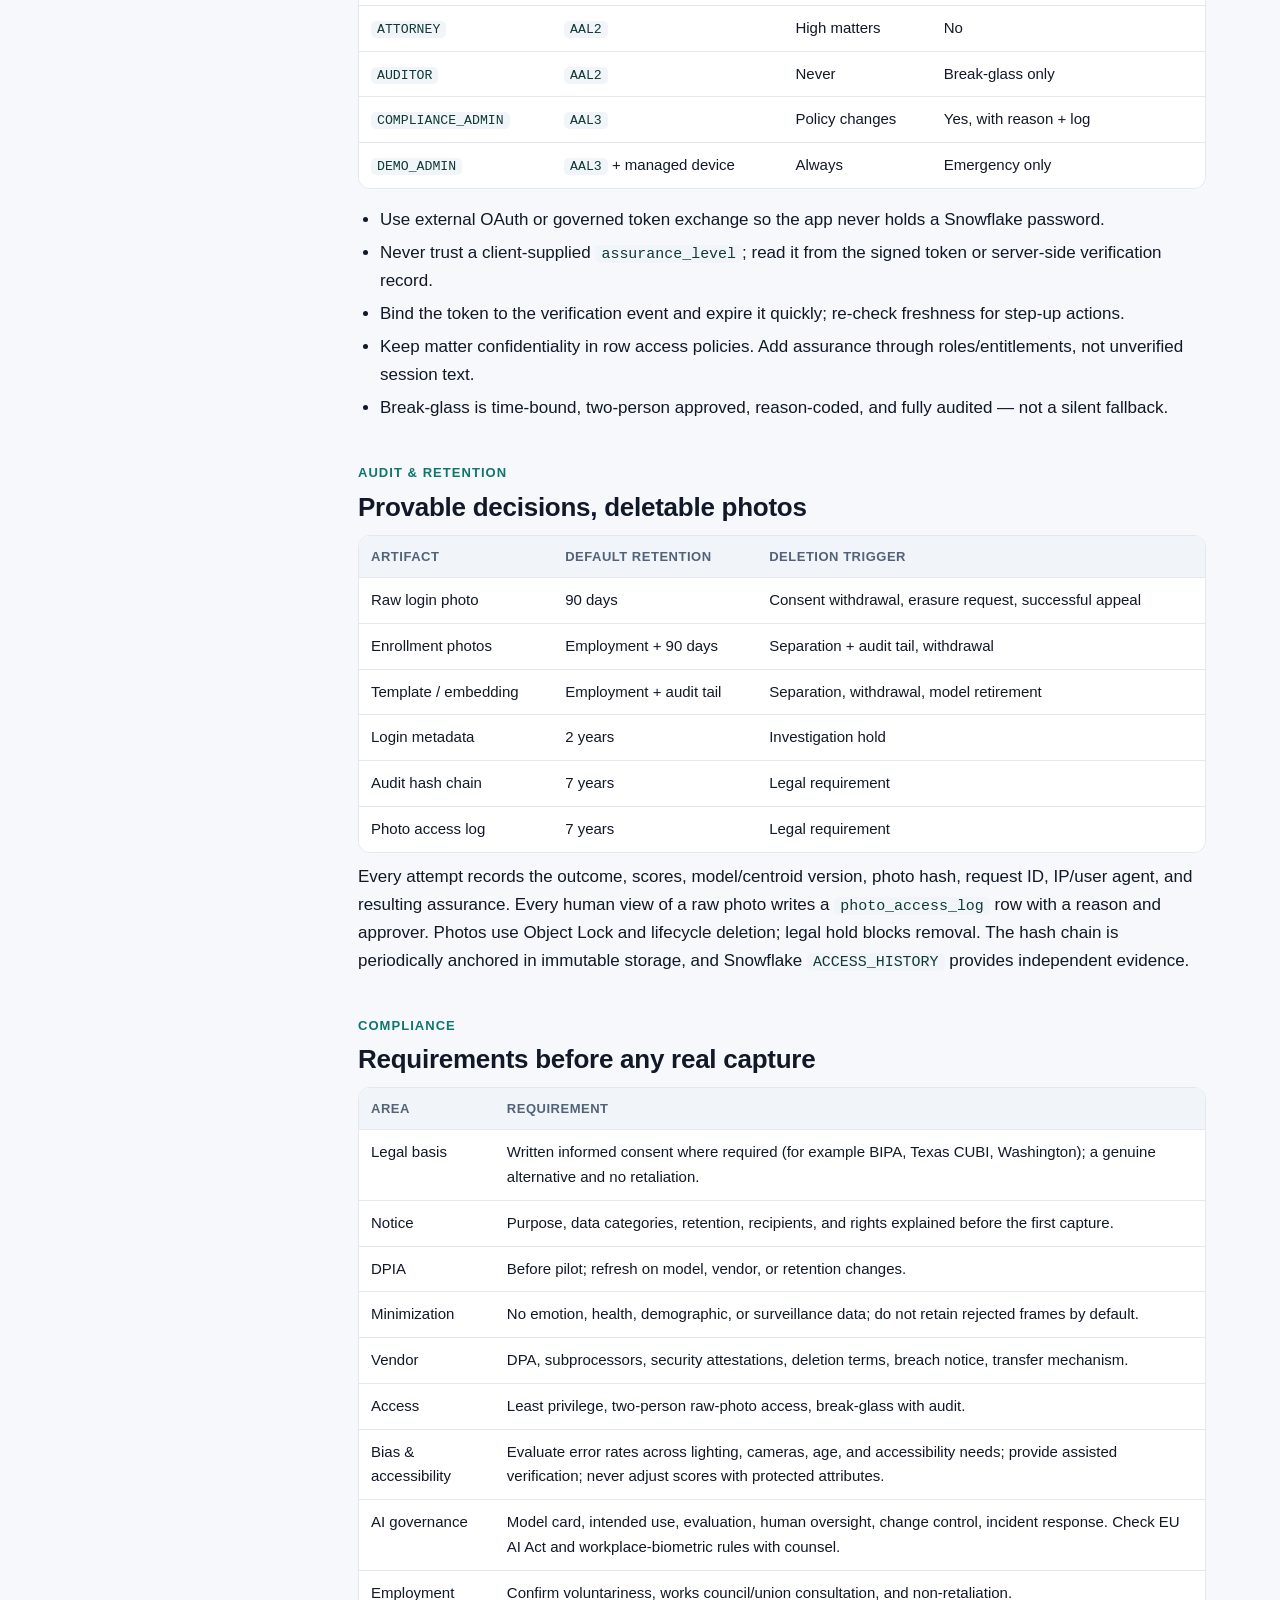
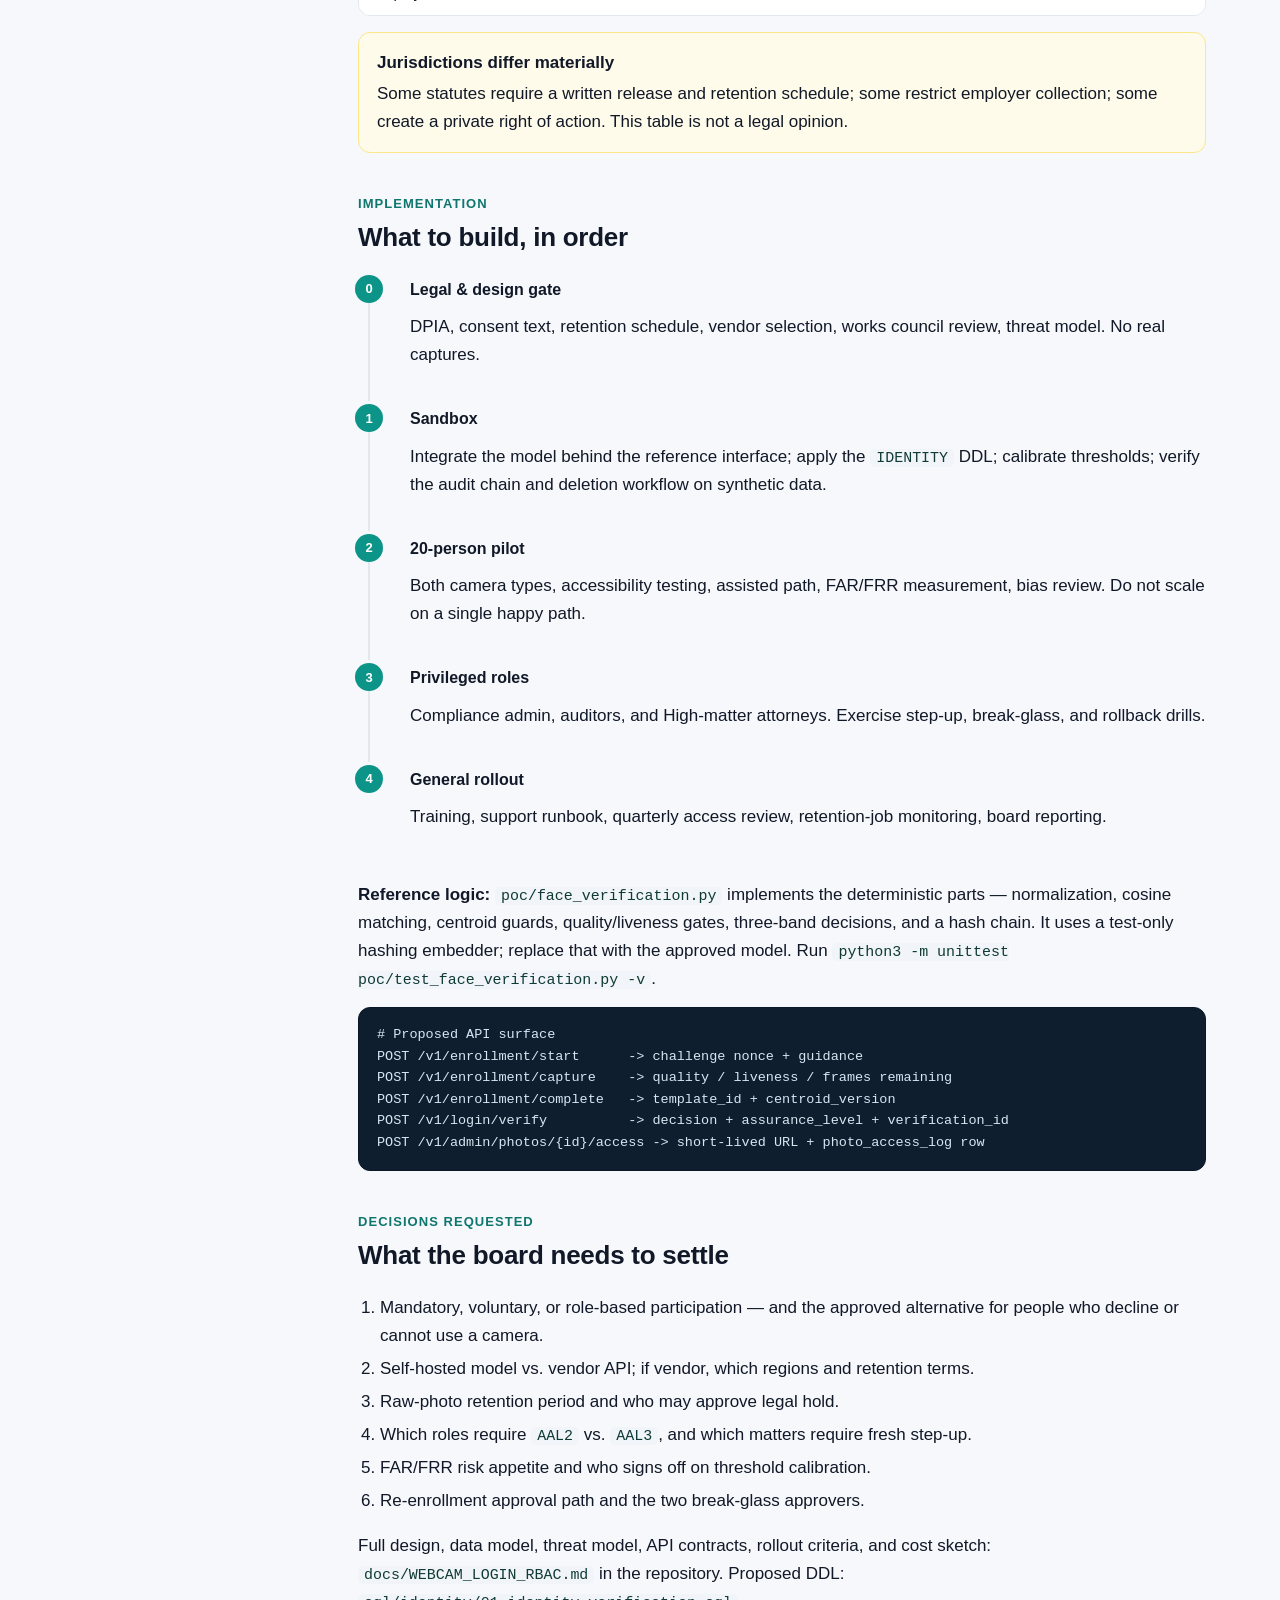
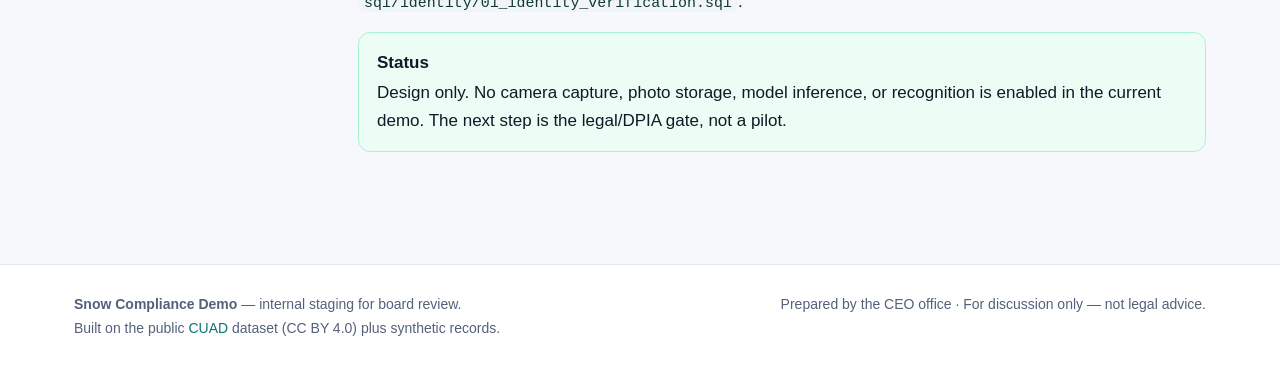
<file: identity-verification.html>
<!doctype html>
<html lang="en">
<head>
<meta charset="utf-8">
<meta name="viewport" content="width=device-width, initial-scale=1">
<title>Verified login · Snow Compliance Demo</title>
<meta name="description" content="Board-review recommendations for a Snowflake legal-compliance demonstration built on the public CUAD dataset plus synthetic law-firm records.">
<link rel="stylesheet" href="assets/style.css">
</head>
<body>
<header class="topbar">
  <div class="inner">
    <a class="brand" href="index.html">
      <span class="mark" aria-hidden="true">SC</span>
      <span>Snow Compliance Demo<small>Board review &middot; v1</small></span>
    </a>
    <nav class="nav" aria-label="Primary"><a href="index.html">Overview</a><a href="data-foundation.html">Data foundation</a><a href="architecture.html">Architecture</a><a href="security.html">Confidentiality</a><a href="identity-verification.html" class="active">Verified login</a><a href="support-agent.html">Support agent</a><a href="risk-analysis.html">Risk analysis</a><a href="audit-verification.html">Audit</a><a href="poc.html">POC & findings</a><a href="demo/index.html">Interactive demo</a><a href="snowflake-options.html">Snowflake options</a><a href="roadmap.html">Roadmap</a><a href="full-dataset.html">Full-dataset plan</a></nav>
  </div>
</header>
<section class="hero"><div class="wrap">
  <p class="eyebrow">Proposed capability &middot; not yet implemented</p>
  <h1>Webcam-verified login, governed end to end</h1>
  <p class="lede">A design for requiring a webcam photo at sign-in: 1:1 face
  verification, auditable photo retention, embedding and centroid maintenance,
  and an assurance level that actually controls RBAC.</p>
  <div class="pills">
    <span class="pill">Step-up, not a password replacement</span>
    <span class="pill">1:1 verification only</span>
    <span class="pill">Snowflake-governed audit</span>
    <span class="pill">Legal review required</span>
  </div>
</div></section>
<main class="main">
  <div class="wrap">
    <div class="grid">
      <aside class="toc"><h2>On this page</h2><ul><li><a href="#warning">Approval gate</a></li><li><a href="#recommendation">Recommendation</a></li><li><a href="#flow">User experience</a></li><li><a href="#architecture">Architecture</a></li><li><a href="#model">Data model</a></li><li><a href="#embeddings">Embeddings &amp; centroid</a></li><li><a href="#decision">Decision bands</a></li><li><a href="#rbac">RBAC</a></li><li><a href="#audit">Audit &amp; retention</a></li><li><a href="#compliance">Compliance</a></li><li><a href="#implementation">Implementation</a></li><li><a href="#board">Decisions requested</a></li></ul></aside>
      <div class="content">
        
<section id="warning">
  <div class="callout danger"><strong>Biometric data &mdash; approval gate</strong>
    This is a proposal, not a working capture feature. Facial biometrics are sensitive
    personal information and are regulated in several jurisdictions. Do not enable
    real capture, store real employee photos, or pilot with real people until legal
    review, a DPIA, written consent, retention approval, and vendor due diligence are
    complete. This page and the full guide are design material, not legal advice.</div>
</section>

<section id="recommendation">
  <div class="section-kicker">Recommendation</div>
  <h2>Add verification as a step-up authenticator</h2>
  <p class="lead">A face is not a secret. A printed photo or replayed video can be
  presented to a camera, so webcam verification must sit <strong>after</strong>
  password + MFA and raise an <em>authentication assurance level</em>. It must never
  become the only factor protecting privileged roles.</p>
  <div class="table-scroll"><table>
    <thead><tr><th>Decision</th><th>Recommendation</th><th>Reason</th></tr></thead>
    <tbody>
      <tr><td>Matching mode</td><td><span class="badge low">1:1 self-verification</span></td><td>1:N identification creates much larger privacy, bias, and false-match exposure.</td></tr>
      <tr><td>Enrollment</td><td><span class="badge low">3&ndash;5 consented frames</span></td><td>One frame cannot estimate within-person variance or calibrate a threshold.</td></tr>
      <tr><td>Raw photo retention</td><td><span class="badge med">90 days default</span></td><td>Enough for audit; not an indefinite biometric archive. Legal hold overrides deletion.</td></tr>
      <tr><td>Embeddings</td><td><span class="badge med">Employment + audit tail</span></td><td>Vectors are still biometric data; delete on separation or withdrawal.</td></tr>
      <tr><td>Thresholds</td><td><span class="badge high">Calibrated, never guessed</span></td><td>Published numbers from other deployments do not transfer to our cameras and population.</td></tr>
      <tr><td>Fallback</td><td><span class="badge high">Assisted, never silent</span></td><td>Outages and accommodations must not become an authentication bypass.</td></tr>
    </tbody>
  </table></div>
</section>

<section id="flow">
  <div class="section-kicker">User experience</div>
  <h2>Enrollment and daily sign-in</h2>
  <div class="cards">
    <div class="card"><h3>1. Consent and enroll</h3><p>After password + MFA, explain purpose,
      retention, viewers, and the voluntary alternative. Capture 3&ndash;5 frames with a
      random challenge and quality/liveness gates. Store the template and centroid version.</p></div>
    <div class="card"><h3>2. Sign in</h3><p>Password + MFA produce a short-lived pre-auth session.
      The camera step captures a fresh frame with a server nonce, then runs quality &rarr;
      liveness &rarr; embedding &rarr; 1:1 comparison.</p></div>
    <div class="card"><h3>3. Issue assurance</h3><p>On accept, the token carries
      <code>verification_id</code>, <code>assurance_level</code>, <code>model_id</code>,
      <code>centroid_version</code>, and <code>verified_at</code>. Snowflake maps that to a role.</p></div>
    <div class="card"><h3>4. Step up when it matters</h3><p>Opening a High-confidentiality matter
      or changing policy requires a fresh verification (for example, within 5 minutes) with
      its own audit event.</p></div>
  </div>
  <div class="callout warn"><strong>Failure behavior is part of the design</strong>
    Poor lighting gets guidance; liveness failure gets one retry then a deny and an alert;
    a review-band score never auto-accepts; service outages fail closed for privileged roles
    and route to an assisted path with two-person approval.</div>
</section>

<section id="architecture">
  <div class="section-kicker">Architecture</div>
  <h2>Five isolated responsibilities</h2>
  <pre><code>Browser (getUserMedia, challenge UI)
        |
        |  TLS, server nonce, image bytes
        v
Verification API  --- signed event --->  SIEM
        |
        +--> Face pipeline: detect -> align -> quality -> liveness -> embed
        |             |
        |             +--> model registry / thresholds
        |
        +--> Encrypted photo store (Object Lock, 90-day lifecycle)
        |
        +--> Snowflake IDENTITY (templates, centroids, attempts, audit)
        |
        +--> IdP / token service (assurance claims -> Snowflake role)</code></pre>
  <p>The face model runs in a container service or vendor API, not as a Snowflake-native
  function. Only the resulting vector and decision metadata are written to Snowflake.
  Snowflake Cortex text embeddings are <strong>not</strong> a face-embedding substitute.</p>
</section>

<section id="model">
  <div class="section-kicker">Data model</div>
  <h2>Evidence, templates, and identity are separate</h2>
  <div class="table-scroll"><table>
    <thead><tr><th>Object</th><th>What it holds</th><th>Protection</th></tr></thead>
    <tbody>
      <tr><td><code>consent_record</code></td><td>Version, signature, withdrawal</td><td>Append-only; drives deletion workflow</td></tr>
      <tr><td><code>face_template</code></td><td>512-d embedding per enrollment frame</td><td>Restricted grants; never returned to the browser</td></tr>
      <tr><td><code>face_centroid</code></td><td>Current normalized centroid, sample count, intra-user distance</td><td>Row access; versioned; history retained</td></tr>
      <tr><td><code>login_attempt</code></td><td>Decision, scores, model/centroid version, request ID</td><td>Self-or-oversight row access; audit retention</td></tr>
      <tr><td><code>photo_audit</code></td><td>Object URI, SHA-256, retention date, legal hold</td><td>URI masked; deletions leave a tombstone</td></tr>
      <tr><td><code>verification_event</code></td><td>Canonical payload + hash chain</td><td>Append-only; periodically anchored</td></tr>
      <tr><td><code>role_assurance_policy</code></td><td>Required AAL per Snowflake role</td><td>Owned by <code>COMPLIANCE_ADMIN</code></td></tr>
    </tbody>
  </table></div>
  <p>Full DDL: <code>sql/identity/01_identity_verification.sql</code>. Vectors use
  Snowflake's <code>VECTOR(FLOAT, 512)</code>; raw photos stay in encrypted object storage,
  not in a table.</p>
</section>

<section id="embeddings">
  <div class="section-kicker">AI / ML</div>
  <h2>Embeddings and a centroid that does not drift away</h2>
  <p>Use an ArcFace/InsightFace-family model that outputs an L2-normalized
  <strong>512-dimensional</strong> vector, or a vendor verification API with a calibrated
  score. Record the exact model, preprocessing, and threshold versions. Pin artifact
  hashes and treat a model change as a new template generation.</p>
  <pre><code>c_0 = normalize(mean(e_1 ... e_n))          # enrollment centroid
d_i = 1 - cosine(e_i, c_0)                 # intra-user distance
p50, p95 = percentiles(d_i)
alpha_eff = max(0.05, 1 / (sample_count + 1))
c_new = normalize((1 - alpha_eff) * c_old + alpha_eff * e_accepted)</code></pre>
  <p>Update only on an <code>accept</code> with a margin above threshold, good liveness and
  quality, no legal hold, and no outlier flag. Cap updates at three per day and keep a
  version history with rollback.</p>
  <div class="table-scroll"><table>
    <thead><tr><th>Centroid risk</th><th>Guard</th></tr></thead>
    <tbody>
      <tr><td>One bad frame pulls the template</td><td>Outlier gate at the user's p99 + margin; reject the update</td></tr>
      <tr><td>Repeated spoofs shift identity</td><td>Liveness gate, daily cap, spoof alerts, quarantine after anomalies</td></tr>
      <tr><td>Camera or model drift</td><td>Cohort monitoring, per-user drift alerts, recompute on model upgrade</td></tr>
      <tr><td>Attacker re-enrolls the account</td><td>MFA + manager/compliance approval + cooling-off period</td></tr>
      <tr><td>Silent model change</td><td>New <code>model_id</code>; rebuild centroids from active templates; retain old vectors for audit</td></tr>
      <tr><td>Corrupt centroid</td><td>Version history, checksum, two-person review for forced updates, rollback</td></tr>
    </tbody>
  </table></div>
</section>

<section id="decision">
  <div class="section-kicker">Verification</div>
  <h2>Three bands, with liveness overriding the score</h2>
  <div class="table-scroll"><table>
    <thead><tr><th>Band</th><th>Similarity</th><th>Outcome</th><th>User experience</th></tr></thead>
    <tbody>
      <tr><td>Accept</td><td>&ge; 0.68</td><td><span class="badge low">accept</span></td><td>Sign in with the required assurance</td></tr>
      <tr><td>Review</td><td>0.58&ndash;0.679</td><td><span class="badge med">review</span></td><td>Assisted verification; never auto-accept</td></tr>
      <tr><td>Deny</td><td>&lt; 0.58</td><td><span class="badge high">deny</span></td><td>Neutral failure, retry policy, security log</td></tr>
    </tbody>
  </table></div>
  <p class="disclaimer">Illustrative starting points for an ArcFace-family model. Calibrate
  on a consented pilot and approve the FAR/FRR risk appetite before production. Liveness or
  quality failure is always a deny, even if the similarity is high.</p>
</section>

<section id="rbac">
  <div class="section-kicker">RBAC</div>
  <h2>Assurance levels map to real Snowflake roles</h2>
  <div class="table-scroll"><table>
    <thead><tr><th>Role</th><th>Required assurance</th><th>Step-up</th><th>Photo / embedding access</th></tr></thead>
    <tbody>
      <tr><td><code>PARALEGAL</code></td><td><code>AAL2</code></td><td>High matters</td><td>No</td></tr>
      <tr><td><code>ATTORNEY</code></td><td><code>AAL2</code></td><td>High matters</td><td>No</td></tr>
      <tr><td><code>AUDITOR</code></td><td><code>AAL2</code></td><td>Never</td><td>Break-glass only</td></tr>
      <tr><td><code>COMPLIANCE_ADMIN</code></td><td><code>AAL3</code></td><td>Policy changes</td><td>Yes, with reason + log</td></tr>
      <tr><td><code>DEMO_ADMIN</code></td><td><code>AAL3</code> + managed device</td><td>Always</td><td>Emergency only</td></tr>
    </tbody>
  </table></div>
  <ul>
    <li>Use external OAuth or governed token exchange so the app never holds a Snowflake password.</li>
    <li>Never trust a client-supplied <code>assurance_level</code>; read it from the signed token or server-side verification record.</li>
    <li>Bind the token to the verification event and expire it quickly; re-check freshness for step-up actions.</li>
    <li>Keep matter confidentiality in row access policies. Add assurance through roles/entitlements, not unverified session text.</li>
    <li>Break-glass is time-bound, two-person approved, reason-coded, and fully audited &mdash; not a silent fallback.</li>
  </ul>
</section>

<section id="audit">
  <div class="section-kicker">Audit &amp; retention</div>
  <h2>Provable decisions, deletable photos</h2>
  <div class="table-scroll"><table>
    <thead><tr><th>Artifact</th><th>Default retention</th><th>Deletion trigger</th></tr></thead>
    <tbody>
      <tr><td>Raw login photo</td><td>90 days</td><td>Consent withdrawal, erasure request, successful appeal</td></tr>
      <tr><td>Enrollment photos</td><td>Employment + 90 days</td><td>Separation + audit tail, withdrawal</td></tr>
      <tr><td>Template / embedding</td><td>Employment + audit tail</td><td>Separation, withdrawal, model retirement</td></tr>
      <tr><td>Login metadata</td><td>2 years</td><td>Investigation hold</td></tr>
      <tr><td>Audit hash chain</td><td>7 years</td><td>Legal requirement</td></tr>
      <tr><td>Photo access log</td><td>7 years</td><td>Legal requirement</td></tr>
    </tbody>
  </table></div>
  <p>Every attempt records the outcome, scores, model/centroid version, photo hash, request
  ID, IP/user agent, and resulting assurance. Every human view of a raw photo writes a
  <code>photo_access_log</code> row with a reason and approver. Photos use Object Lock and
  lifecycle deletion; legal hold blocks removal. The hash chain is periodically anchored in
  immutable storage, and Snowflake <code>ACCESS_HISTORY</code> provides independent evidence.</p>
</section>

<section id="compliance">
  <div class="section-kicker">Compliance</div>
  <h2>Requirements before any real capture</h2>
  <div class="table-scroll"><table>
    <thead><tr><th>Area</th><th>Requirement</th></tr></thead>
    <tbody>
      <tr><td>Legal basis</td><td>Written informed consent where required (for example BIPA, Texas CUBI, Washington); a genuine alternative and no retaliation.</td></tr>
      <tr><td>Notice</td><td>Purpose, data categories, retention, recipients, and rights explained before the first capture.</td></tr>
      <tr><td>DPIA</td><td>Before pilot; refresh on model, vendor, or retention changes.</td></tr>
      <tr><td>Minimization</td><td>No emotion, health, demographic, or surveillance data; do not retain rejected frames by default.</td></tr>
      <tr><td>Vendor</td><td>DPA, subprocessors, security attestations, deletion terms, breach notice, transfer mechanism.</td></tr>
      <tr><td>Access</td><td>Least privilege, two-person raw-photo access, break-glass with audit.</td></tr>
      <tr><td>Bias &amp; accessibility</td><td>Evaluate error rates across lighting, cameras, age, and accessibility needs; provide assisted verification; never adjust scores with protected attributes.</td></tr>
      <tr><td>AI governance</td><td>Model card, intended use, evaluation, human oversight, change control, incident response. Check EU AI Act and workplace-biometric rules with counsel.</td></tr>
      <tr><td>Employment</td><td>Confirm voluntariness, works council/union consultation, and non-retaliation.</td></tr>
    </tbody>
  </table></div>
  <div class="callout warn"><strong>Jurisdictions differ materially</strong>
    Some statutes require a written release and retention schedule; some restrict employer
    collection; some create a private right of action. This table is not a legal opinion.</div>
</section>

<section id="implementation">
  <div class="section-kicker">Implementation</div>
  <h2>What to build, in order</h2>
  <ol class="timeline">
    <li data-step="0"><h4>Legal &amp; design gate</h4><p>DPIA, consent text, retention schedule, vendor selection, works council review, threat model. No real captures.</p></li>
    <li data-step="1"><h4>Sandbox</h4><p>Integrate the model behind the reference interface; apply the <code>IDENTITY</code> DDL; calibrate thresholds; verify the audit chain and deletion workflow on synthetic data.</p></li>
    <li data-step="2"><h4>20-person pilot</h4><p>Both camera types, accessibility testing, assisted path, FAR/FRR measurement, bias review. Do not scale on a single happy path.</p></li>
    <li data-step="3"><h4>Privileged roles</h4><p>Compliance admin, auditors, and High-matter attorneys. Exercise step-up, break-glass, and rollback drills.</p></li>
    <li data-step="4"><h4>General rollout</h4><p>Training, support runbook, quarterly access review, retention-job monitoring, board reporting.</p></li>
  </ol>
  <p><strong>Reference logic:</strong> <code>poc/face_verification.py</code> implements the
  deterministic parts &mdash; normalization, cosine matching, centroid guards, quality/liveness
  gates, three-band decisions, and a hash chain. It uses a test-only hashing embedder; replace
  that with the approved model. Run <code>python3 -m unittest poc/test_face_verification.py -v</code>.</p>
  <pre><code># Proposed API surface
POST /v1/enrollment/start      -> challenge nonce + guidance
POST /v1/enrollment/capture    -> quality / liveness / frames remaining
POST /v1/enrollment/complete   -> template_id + centroid_version
POST /v1/login/verify          -> decision + assurance_level + verification_id
POST /v1/admin/photos/{id}/access -> short-lived URL + photo_access_log row</code></pre>
</section>

<section id="board">
  <div class="section-kicker">Decisions requested</div>
  <h2>What the board needs to settle</h2>
  <ol>
    <li>Mandatory, voluntary, or role-based participation &mdash; and the approved alternative for people who decline or cannot use a camera.</li>
    <li>Self-hosted model vs. vendor API; if vendor, which regions and retention terms.</li>
    <li>Raw-photo retention period and who may approve legal hold.</li>
    <li>Which roles require <code>AAL2</code> vs. <code>AAL3</code>, and which matters require fresh step-up.</li>
    <li>FAR/FRR risk appetite and who signs off on threshold calibration.</li>
    <li>Re-enrollment approval path and the two break-glass approvers.</li>
  </ol>
  <p>Full design, data model, threat model, API contracts, rollout criteria, and cost sketch:
  <code>docs/WEBCAM_LOGIN_RBAC.md</code> in the repository. Proposed DDL:
  <code>sql/identity/01_identity_verification.sql</code>.</p>
  <div class="callout ok"><strong>Status</strong>
    Design only. No camera capture, photo storage, model inference, or recognition is
    enabled in the current demo. The next step is the legal/DPIA gate, not a pilot.</div>
</section>

      </div>
    </div>
  </div>
</main>
<footer class="footer">
  <div class="wrap">
    <div>
      <strong>Snow Compliance Demo</strong> &mdash; internal staging for board review.<br>
      Built on the public <a href="https://github.com/The-Atticus-Project/cuad">CUAD</a> dataset (CC&nbsp;BY&nbsp;4.0) plus synthetic records.
    </div>
    <div>Prepared by the CEO office &middot; For discussion only &mdash; not legal advice.</div>
  </div>
</footer>
</body>
</html>
</file>
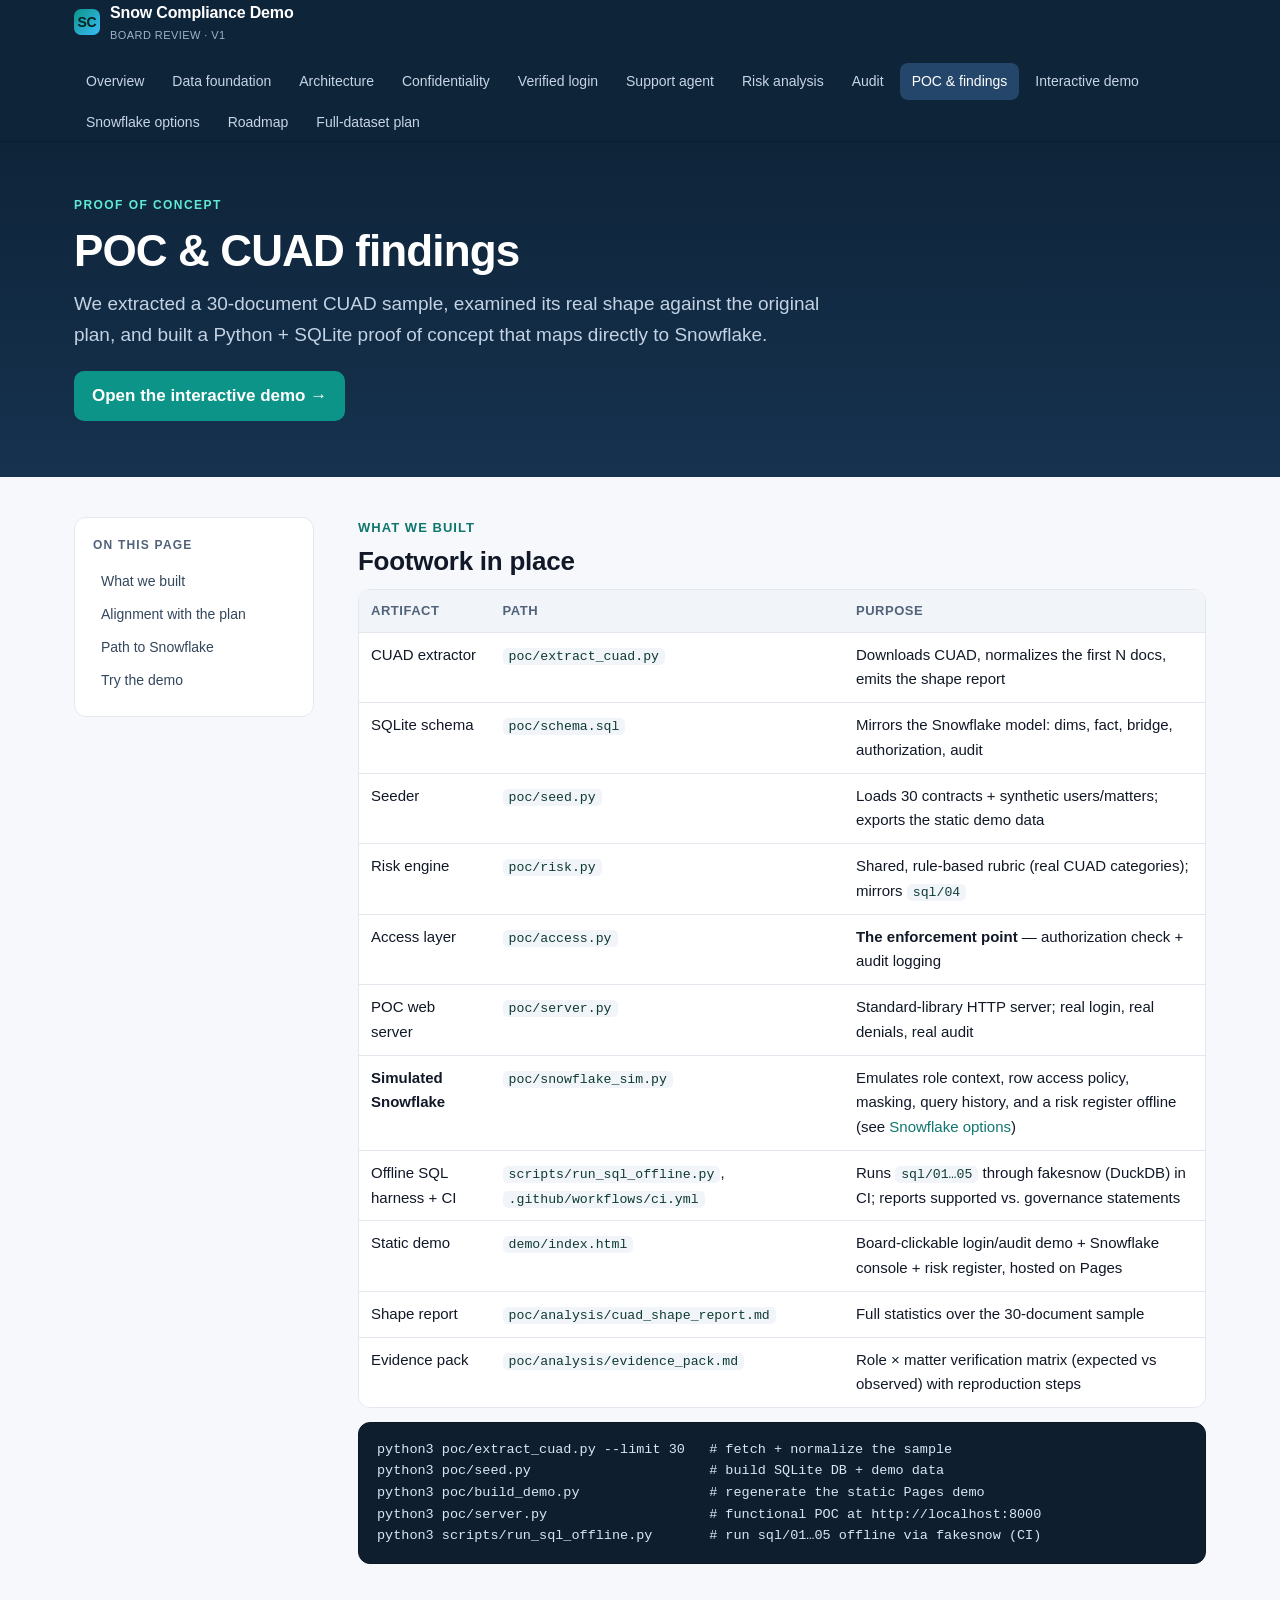
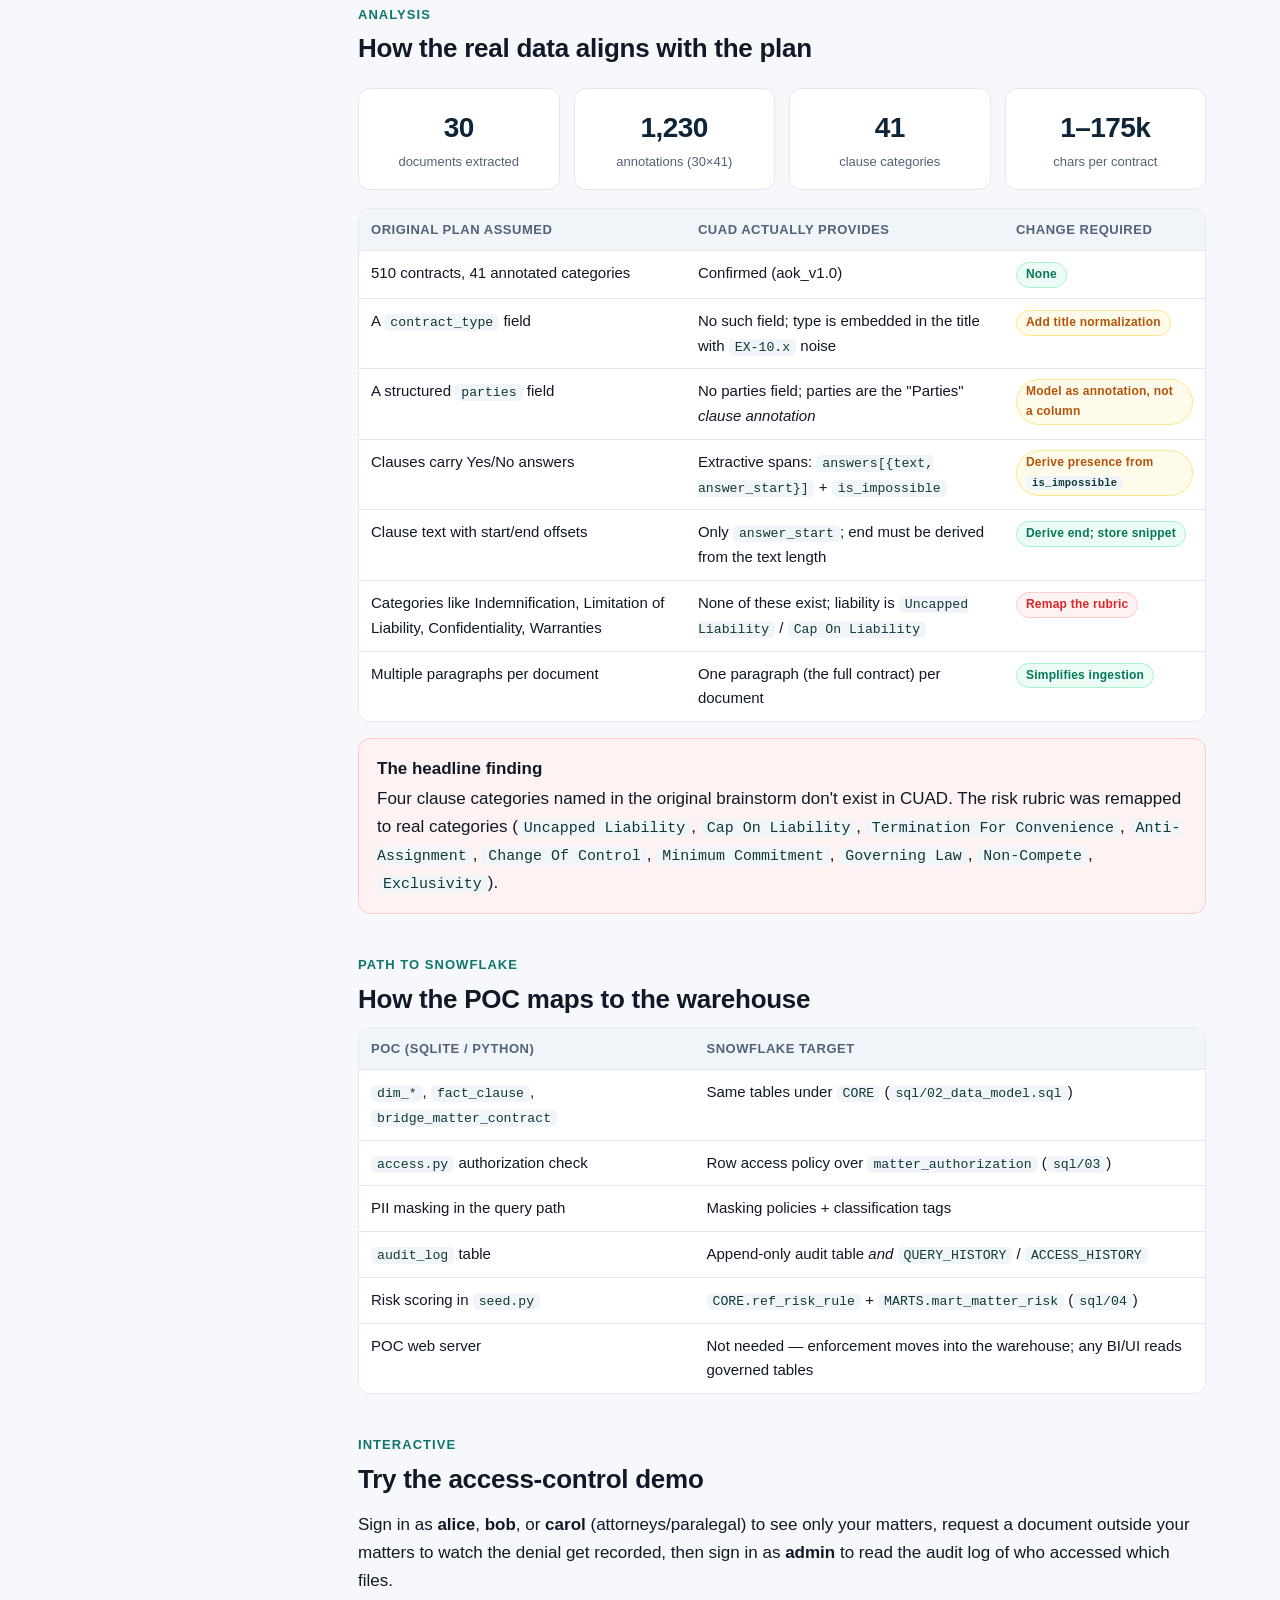
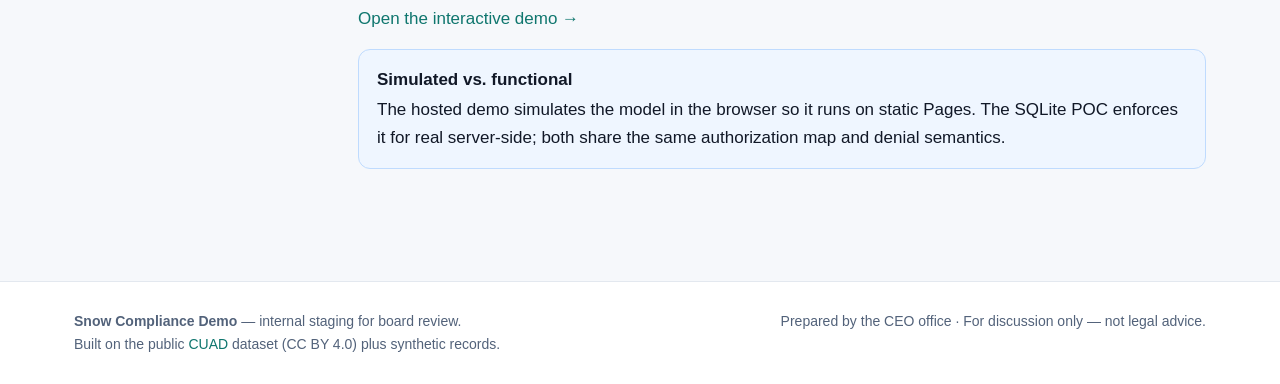
<file: poc.html>
<!doctype html>
<html lang="en">
<head>
<meta charset="utf-8">
<meta name="viewport" content="width=device-width, initial-scale=1">
<title>POC &amp; findings · Snow Compliance Demo</title>
<meta name="description" content="Board-review recommendations for a Snowflake legal-compliance demonstration built on the public CUAD dataset plus synthetic law-firm records.">
<link rel="stylesheet" href="assets/style.css">
</head>
<body>
<header class="topbar">
  <div class="inner">
    <a class="brand" href="index.html">
      <span class="mark" aria-hidden="true">SC</span>
      <span>Snow Compliance Demo<small>Board review &middot; v1</small></span>
    </a>
    <nav class="nav" aria-label="Primary"><a href="index.html">Overview</a><a href="data-foundation.html">Data foundation</a><a href="architecture.html">Architecture</a><a href="security.html">Confidentiality</a><a href="identity-verification.html">Verified login</a><a href="support-agent.html">Support agent</a><a href="risk-analysis.html">Risk analysis</a><a href="audit-verification.html">Audit</a><a href="poc.html" class="active">POC & findings</a><a href="demo/index.html">Interactive demo</a><a href="snowflake-options.html">Snowflake options</a><a href="roadmap.html">Roadmap</a><a href="full-dataset.html">Full-dataset plan</a></nav>
  </div>
</header>
<section class="hero"><div class="wrap">
  <p class="eyebrow">Proof of concept</p>
  <h1>POC &amp; CUAD findings</h1>
  <p class="lede">We extracted a 30-document CUAD sample, examined its real shape against the
  original plan, and built a Python + SQLite proof of concept that maps directly to Snowflake.</p>
  <p style="margin-top:18px"><a href="demo/index.html" style="display:inline-block;background:#0d9488;color:#fff;font-weight:700;padding:11px 18px;border-radius:10px;text-decoration:none">Open the interactive demo &rarr;</a></p>
</div></section>
<main class="main">
  <div class="wrap">
    <div class="grid">
      <aside class="toc"><h2>On this page</h2><ul><li><a href="#built">What we built</a></li><li><a href="#findings">Alignment with the plan</a></li><li><a href="#mapping">Path to Snowflake</a></li><li><a href="#demo">Try the demo</a></li></ul></aside>
      <div class="content">
        
<section id="built">
  <div class="section-kicker">What we built</div>
  <h2>Footwork in place</h2>
  <div class="table-scroll"><table>
    <thead><tr><th>Artifact</th><th>Path</th><th>Purpose</th></tr></thead>
    <tbody>
      <tr><td>CUAD extractor</td><td><code>poc/extract_cuad.py</code></td><td>Downloads CUAD, normalizes the first N docs, emits the shape report</td></tr>
      <tr><td>SQLite schema</td><td><code>poc/schema.sql</code></td><td>Mirrors the Snowflake model: dims, fact, bridge, authorization, audit</td></tr>
      <tr><td>Seeder</td><td><code>poc/seed.py</code></td><td>Loads 30 contracts + synthetic users/matters; exports the static demo data</td></tr>
      <tr><td>Risk engine</td><td><code>poc/risk.py</code></td><td>Shared, rule-based rubric (real CUAD categories); mirrors <code>sql/04</code></td></tr>
      <tr><td>Access layer</td><td><code>poc/access.py</code></td><td><strong>The enforcement point</strong> &mdash; authorization check + audit logging</td></tr>
      <tr><td>POC web server</td><td><code>poc/server.py</code></td><td>Standard-library HTTP server; real login, real denials, real audit</td></tr>
      <tr><td><strong>Simulated Snowflake</strong></td><td><code>poc/snowflake_sim.py</code></td><td>Emulates role context, row access policy, masking, query history, and a risk register offline (see <a href="snowflake-options.html">Snowflake options</a>)</td></tr>
      <tr><td>Offline SQL harness + CI</td><td><code>scripts/run_sql_offline.py</code>, <code>.github/workflows/ci.yml</code></td><td>Runs <code>sql/01…05</code> through fakesnow (DuckDB) in CI; reports supported vs. governance statements</td></tr>
      <tr><td>Static demo</td><td><code>demo/index.html</code></td><td>Board-clickable login/audit demo + Snowflake console + risk register, hosted on Pages</td></tr>
      <tr><td>Shape report</td><td><code>poc/analysis/cuad_shape_report.md</code></td><td>Full statistics over the 30-document sample</td></tr>
      <tr><td>Evidence pack</td><td><a href="https://github.com/jpeckenpaugh/snow-compliance-demo/blob/main/poc/analysis/evidence_pack.md"><code>poc/analysis/evidence_pack.md</code></a></td><td>Role × matter verification matrix (expected vs observed) with reproduction steps</td></tr>
    </tbody>
  </table></div>
  <pre><code>python3 poc/extract_cuad.py --limit 30   # fetch + normalize the sample
python3 poc/seed.py                      # build SQLite DB + demo data
python3 poc/build_demo.py                # regenerate the static Pages demo
python3 poc/server.py                    # functional POC at http://localhost:8000
python3 scripts/run_sql_offline.py       # run sql/01…05 offline via fakesnow (CI)</code></pre>
</section>

<section id="findings">
  <div class="section-kicker">Analysis</div>
  <h2>How the real data aligns with the plan</h2>
  <div class="kpis">
    <div class="kpi"><div class="n">30</div><div class="l">documents extracted</div></div>
    <div class="kpi"><div class="n">1,230</div><div class="l">annotations (30&times;41)</div></div>
    <div class="kpi"><div class="n">41</div><div class="l">clause categories</div></div>
    <div class="kpi"><div class="n">1&ndash;175k</div><div class="l">chars per contract</div></div>
  </div>
  <div class="table-scroll"><table>
    <thead><tr><th>Original plan assumed</th><th>CUAD actually provides</th><th>Change required</th></tr></thead>
    <tbody>
      <tr><td>510 contracts, 41 annotated categories</td><td>Confirmed (aok_v1.0)</td><td><span class="badge low">None</span></td></tr>
      <tr><td>A <code>contract_type</code> field</td><td>No such field; type is embedded in the title with <code>EX-10.x</code> noise</td><td><span class="badge med">Add title normalization</span></td></tr>
      <tr><td>A structured <code>parties</code> field</td><td>No parties field; parties are the "Parties" <em>clause annotation</em></td><td><span class="badge med">Model as annotation, not a column</span></td></tr>
      <tr><td>Clauses carry Yes/No answers</td><td>Extractive spans: <code>answers[{text, answer_start}]</code> + <code>is_impossible</code></td><td><span class="badge med">Derive presence from <code>is_impossible</code></span></td></tr>
      <tr><td>Clause text with start/end offsets</td><td>Only <code>answer_start</code>; end must be derived from the text length</td><td><span class="badge low">Derive end; store snippet</span></td></tr>
      <tr><td>Categories like Indemnification, Limitation of Liability, Confidentiality, Warranties</td><td>None of these exist; liability is <code>Uncapped Liability</code> / <code>Cap On Liability</code></td><td><span class="badge high">Remap the rubric</span></td></tr>
      <tr><td>Multiple paragraphs per document</td><td>One paragraph (the full contract) per document</td><td><span class="badge low">Simplifies ingestion</span></td></tr>
    </tbody>
  </table></div>
  <div class="callout danger"><strong>The headline finding</strong>
    Four clause categories named in the original brainstorm don't exist in CUAD. The risk rubric
    was remapped to real categories (<code>Uncapped Liability</code>, <code>Cap On Liability</code>,
    <code>Termination For Convenience</code>, <code>Anti-Assignment</code>, <code>Change Of Control</code>,
    <code>Minimum Commitment</code>, <code>Governing Law</code>, <code>Non-Compete</code>, <code>Exclusivity</code>).</div>
</section>

<section id="mapping">
  <div class="section-kicker">Path to Snowflake</div>
  <h2>How the POC maps to the warehouse</h2>
  <div class="table-scroll"><table>
    <thead><tr><th>POC (SQLite / Python)</th><th>Snowflake target</th></tr></thead>
    <tbody>
      <tr><td><code>dim_*</code>, <code>fact_clause</code>, <code>bridge_matter_contract</code></td><td>Same tables under <code>CORE</code> (<code>sql/02_data_model.sql</code>)</td></tr>
      <tr><td><code>access.py</code> authorization check</td><td>Row access policy over <code>matter_authorization</code> (<code>sql/03</code>)</td></tr>
      <tr><td>PII masking in the query path</td><td>Masking policies + classification tags</td></tr>
      <tr><td><code>audit_log</code> table</td><td>Append-only audit table <em>and</em> <code>QUERY_HISTORY</code> / <code>ACCESS_HISTORY</code></td></tr>
      <tr><td>Risk scoring in <code>seed.py</code></td><td><code>CORE.ref_risk_rule</code> + <code>MARTS.mart_matter_risk</code> (<code>sql/04</code>)</td></tr>
      <tr><td>POC web server</td><td>Not needed &mdash; enforcement moves into the warehouse; any BI/UI reads governed tables</td></tr>
    </tbody>
  </table></div>
</section>

<section id="demo">
  <div class="section-kicker">Interactive</div>
  <h2>Try the access-control demo</h2>
  <p>Sign in as <strong>alice</strong>, <strong>bob</strong>, or <strong>carol</strong> (attorneys/paralegal)
  to see only your matters, request a document outside your matters to watch the denial get recorded,
  then sign in as <strong>admin</strong> to read the audit log of who accessed which files.</p>
  <p><a href="demo/index.html">Open the interactive demo &rarr;</a></p>
  <div class="callout"><strong>Simulated vs. functional</strong>
    The hosted demo simulates the model in the browser so it runs on static Pages. The SQLite POC
    enforces it for real server-side; both share the same authorization map and denial semantics.</div>
</section>

      </div>
    </div>
  </div>
</main>
<footer class="footer">
  <div class="wrap">
    <div>
      <strong>Snow Compliance Demo</strong> &mdash; internal staging for board review.<br>
      Built on the public <a href="https://github.com/The-Atticus-Project/cuad">CUAD</a> dataset (CC&nbsp;BY&nbsp;4.0) plus synthetic records.
    </div>
    <div>Prepared by the CEO office &middot; For discussion only &mdash; not legal advice.</div>
  </div>
</footer>
</body>
</html>
</file>
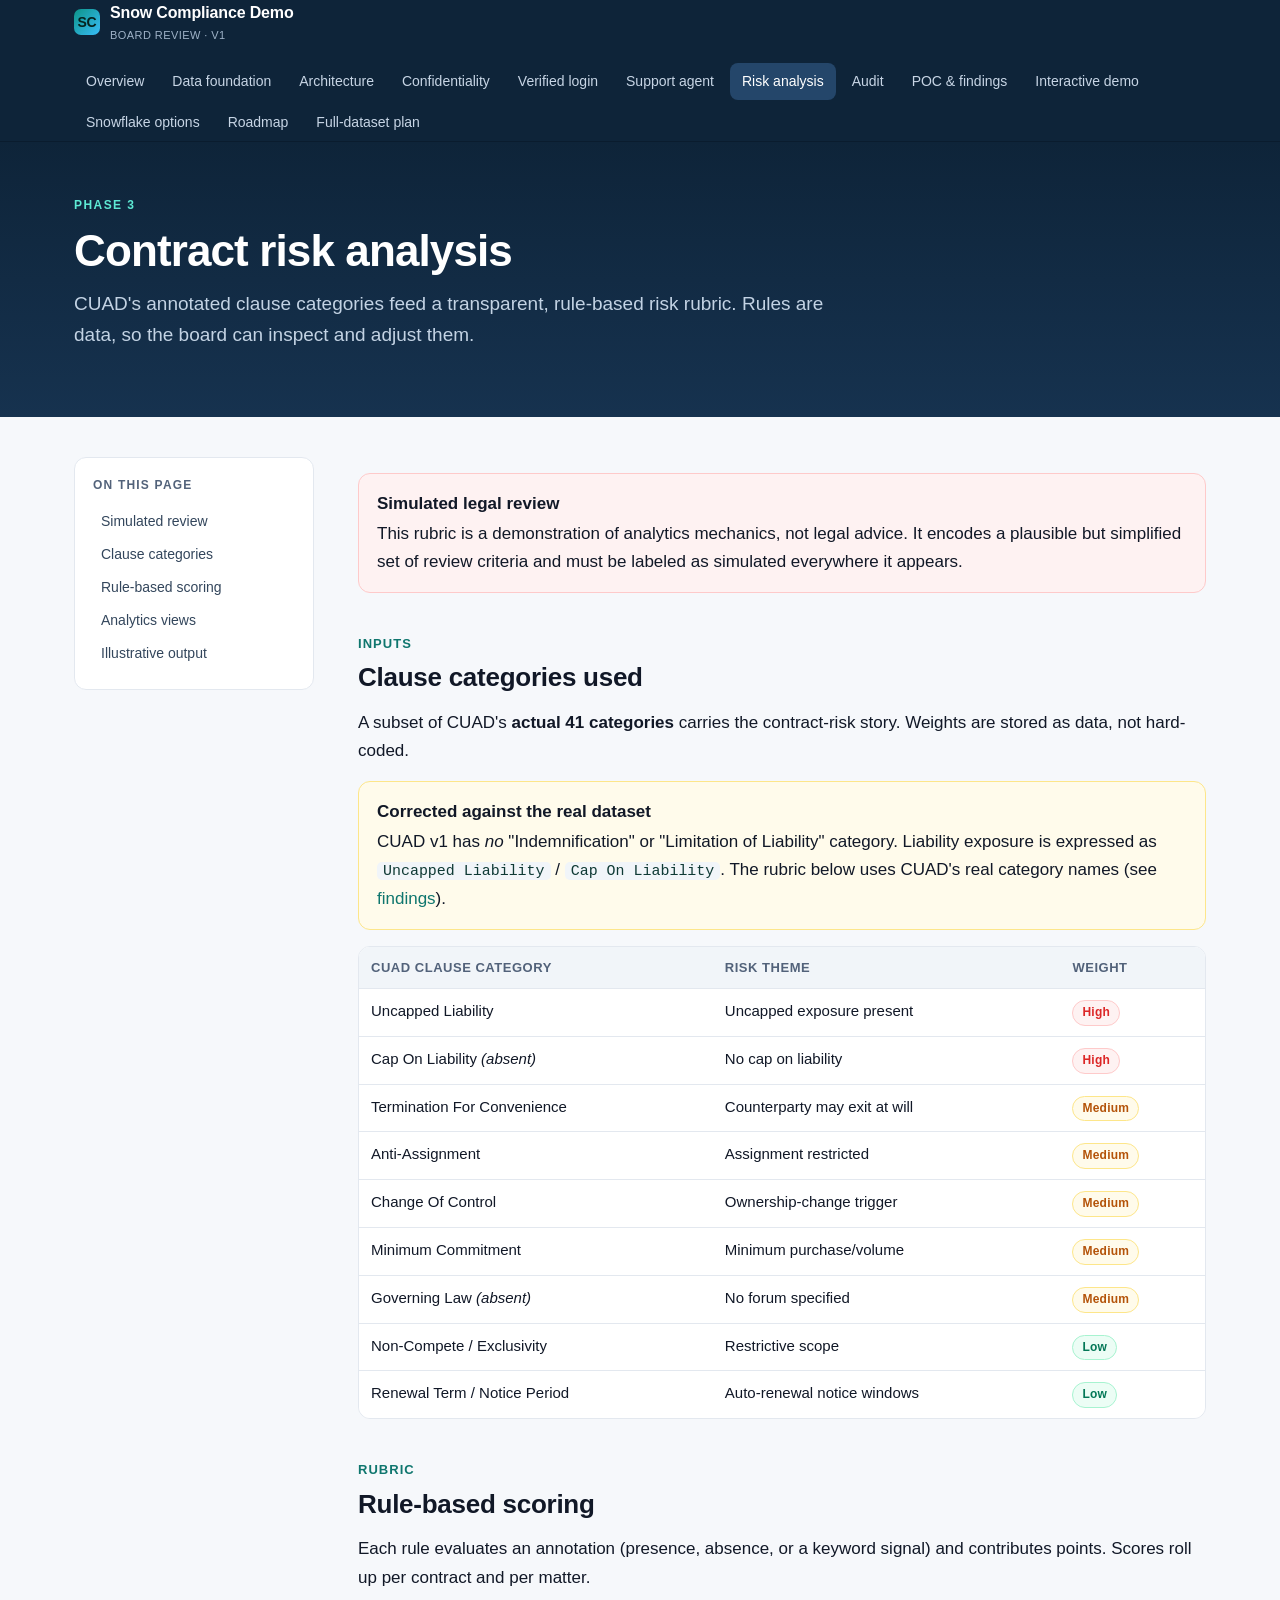
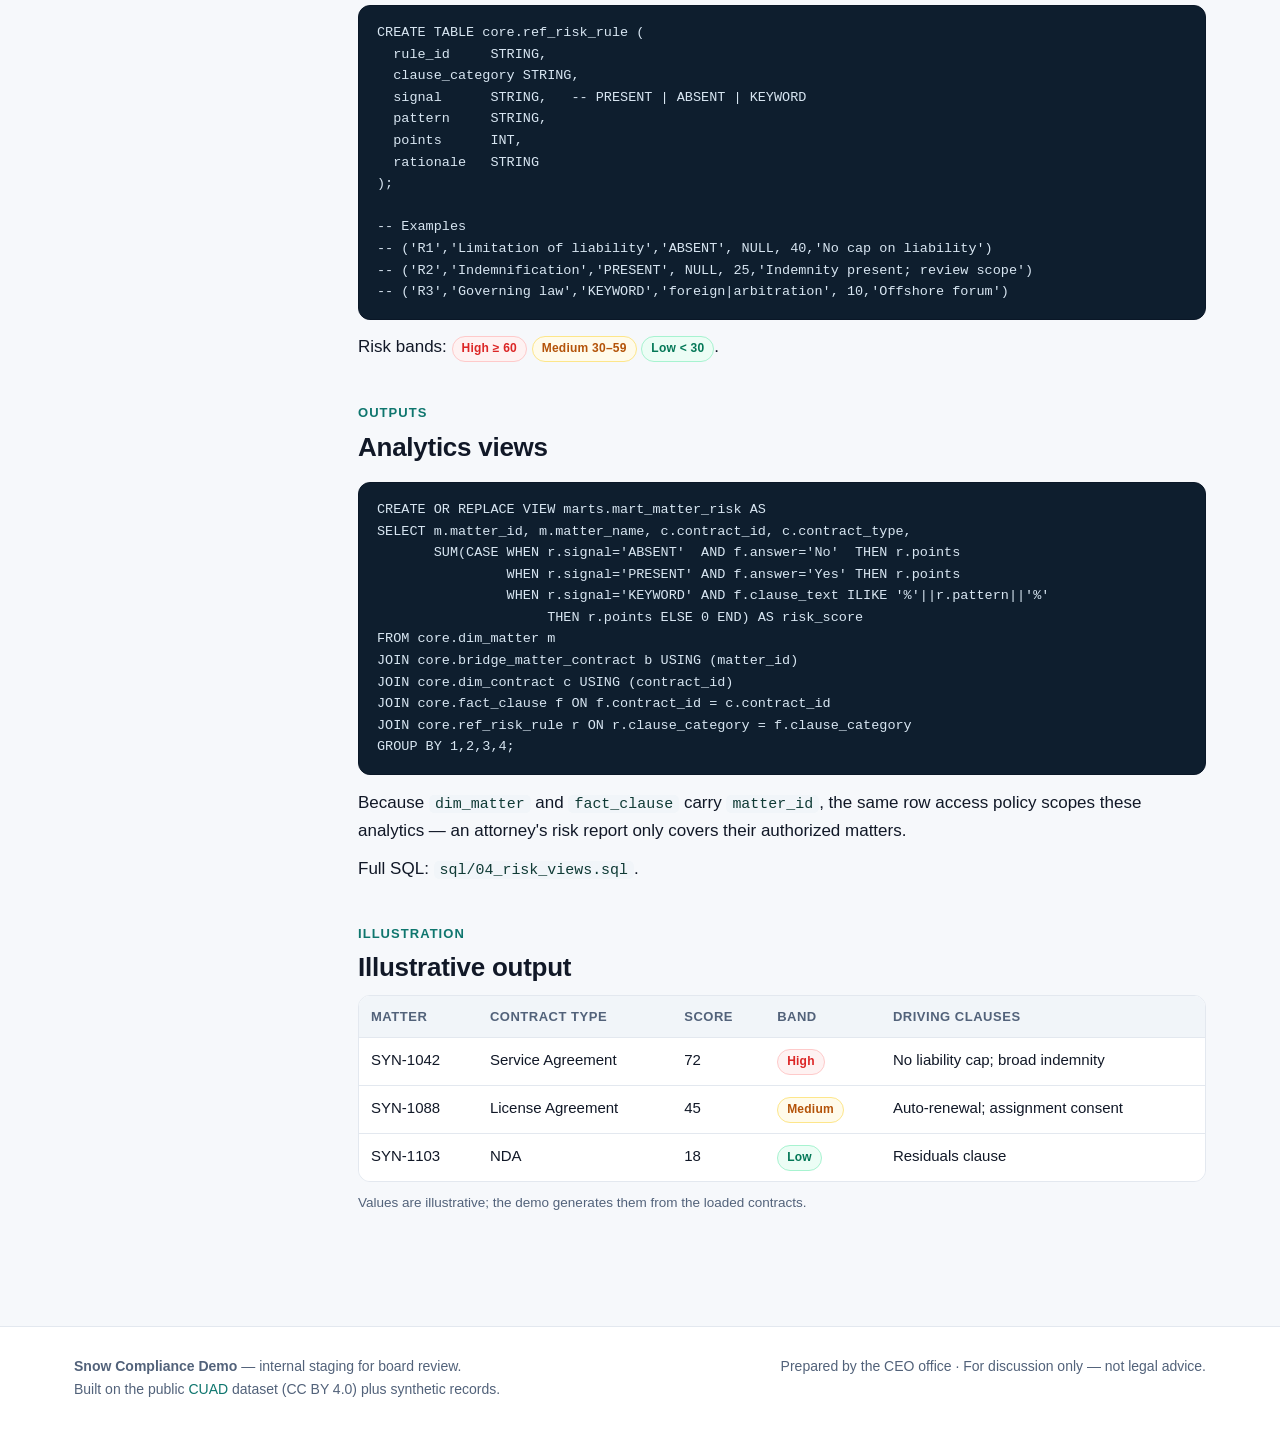
<file: risk-analysis.html>
<!doctype html>
<html lang="en">
<head>
<meta charset="utf-8">
<meta name="viewport" content="width=device-width, initial-scale=1">
<title>Risk analysis · Snow Compliance Demo</title>
<meta name="description" content="Board-review recommendations for a Snowflake legal-compliance demonstration built on the public CUAD dataset plus synthetic law-firm records.">
<link rel="stylesheet" href="assets/style.css">
</head>
<body>
<header class="topbar">
  <div class="inner">
    <a class="brand" href="index.html">
      <span class="mark" aria-hidden="true">SC</span>
      <span>Snow Compliance Demo<small>Board review &middot; v1</small></span>
    </a>
    <nav class="nav" aria-label="Primary"><a href="index.html">Overview</a><a href="data-foundation.html">Data foundation</a><a href="architecture.html">Architecture</a><a href="security.html">Confidentiality</a><a href="identity-verification.html">Verified login</a><a href="support-agent.html">Support agent</a><a href="risk-analysis.html" class="active">Risk analysis</a><a href="audit-verification.html">Audit</a><a href="poc.html">POC & findings</a><a href="demo/index.html">Interactive demo</a><a href="snowflake-options.html">Snowflake options</a><a href="roadmap.html">Roadmap</a><a href="full-dataset.html">Full-dataset plan</a></nav>
  </div>
</header>
<section class="hero"><div class="wrap">
  <p class="eyebrow">Phase 3</p>
  <h1>Contract risk analysis</h1>
  <p class="lede">CUAD's annotated clause categories feed a transparent, rule-based risk
  rubric. Rules are data, so the board can inspect and adjust them.</p>
</div></section>
<main class="main">
  <div class="wrap">
    <div class="grid">
      <aside class="toc"><h2>On this page</h2><ul><li><a href="#disclaimer">Simulated review</a></li><li><a href="#clauses">Clause categories</a></li><li><a href="#rubric">Rule-based scoring</a></li><li><a href="#views">Analytics views</a></li><li><a href="#sample">Illustrative output</a></li></ul></aside>
      <div class="content">
        
<section id="disclaimer">
  <div class="callout danger"><strong>Simulated legal review</strong>
    This rubric is a demonstration of analytics mechanics, not legal advice. It encodes a
    plausible but simplified set of review criteria and must be labeled as simulated
    everywhere it appears.</div>
</section>

<section id="clauses">
  <div class="section-kicker">Inputs</div>
  <h2>Clause categories used</h2>
  <p>A subset of CUAD's <strong>actual 41 categories</strong> carries the contract-risk story.
  Weights are stored as data, not hard-coded.</p>
  <div class="callout warn"><strong>Corrected against the real dataset</strong>
    CUAD v1 has <em>no</em> "Indemnification" or "Limitation of Liability" category. Liability
    exposure is expressed as <code>Uncapped Liability</code> / <code>Cap On Liability</code>.
    The rubric below uses CUAD's real category names (see <a href="poc.html#findings">findings</a>).</div>
  <div class="table-scroll"><table>
    <thead><tr><th>CUAD clause category</th><th>Risk theme</th><th>Weight</th></tr></thead>
    <tbody>
      <tr><td>Uncapped Liability</td><td>Uncapped exposure present</td><td><span class="badge high">High</span></td></tr>
      <tr><td>Cap On Liability <em>(absent)</em></td><td>No cap on liability</td><td><span class="badge high">High</span></td></tr>
      <tr><td>Termination For Convenience</td><td>Counterparty may exit at will</td><td><span class="badge med">Medium</span></td></tr>
      <tr><td>Anti-Assignment</td><td>Assignment restricted</td><td><span class="badge med">Medium</span></td></tr>
      <tr><td>Change Of Control</td><td>Ownership-change trigger</td><td><span class="badge med">Medium</span></td></tr>
      <tr><td>Minimum Commitment</td><td>Minimum purchase/volume</td><td><span class="badge med">Medium</span></td></tr>
      <tr><td>Governing Law <em>(absent)</em></td><td>No forum specified</td><td><span class="badge med">Medium</span></td></tr>
      <tr><td>Non-Compete / Exclusivity</td><td>Restrictive scope</td><td><span class="badge low">Low</span></td></tr>
      <tr><td>Renewal Term / Notice Period</td><td>Auto-renewal notice windows</td><td><span class="badge low">Low</span></td></tr>
    </tbody>
  </table></div>
</section>

<section id="rubric">
  <div class="section-kicker">Rubric</div>
  <h2>Rule-based scoring</h2>
  <p>Each rule evaluates an annotation (presence, absence, or a keyword signal) and
  contributes points. Scores roll up per contract and per matter.</p>
  <pre><code>CREATE TABLE core.ref_risk_rule (
  rule_id     STRING,
  clause_category STRING,
  signal      STRING,   -- PRESENT | ABSENT | KEYWORD
  pattern     STRING,
  points      INT,
  rationale   STRING
);

-- Examples
-- ('R1','Limitation of liability','ABSENT', NULL, 40,'No cap on liability')
-- ('R2','Indemnification','PRESENT', NULL, 25,'Indemnity present; review scope')
-- ('R3','Governing law','KEYWORD','foreign|arbitration', 10,'Offshore forum')</code></pre>
  <p>Risk bands: <span class="badge high">High &ge; 60</span>
  <span class="badge med">Medium 30&ndash;59</span>
  <span class="badge low">Low &lt; 30</span>.</p>
</section>

<section id="views">
  <div class="section-kicker">Outputs</div>
  <h2>Analytics views</h2>
  <pre><code>CREATE OR REPLACE VIEW marts.mart_matter_risk AS
SELECT m.matter_id, m.matter_name, c.contract_id, c.contract_type,
       SUM(CASE WHEN r.signal='ABSENT'  AND f.answer='No'  THEN r.points
                WHEN r.signal='PRESENT' AND f.answer='Yes' THEN r.points
                WHEN r.signal='KEYWORD' AND f.clause_text ILIKE '%'||r.pattern||'%'
                     THEN r.points ELSE 0 END) AS risk_score
FROM core.dim_matter m
JOIN core.bridge_matter_contract b USING (matter_id)
JOIN core.dim_contract c USING (contract_id)
JOIN core.fact_clause f ON f.contract_id = c.contract_id
JOIN core.ref_risk_rule r ON r.clause_category = f.clause_category
GROUP BY 1,2,3,4;</code></pre>
  <p>Because <code>dim_matter</code> and <code>fact_clause</code> carry
  <code>matter_id</code>, the same row access policy scopes these analytics &mdash; an
  attorney's risk report only covers their authorized matters.</p>
  <p>Full SQL: <code>sql/04_risk_views.sql</code>.</p>
</section>

<section id="sample">
  <div class="section-kicker">Illustration</div>
  <h2>Illustrative output</h2>
  <div class="table-scroll"><table>
    <thead><tr><th>Matter</th><th>Contract type</th><th>Score</th><th>Band</th><th>Driving clauses</th></tr></thead>
    <tbody>
      <tr><td>SYN-1042</td><td>Service Agreement</td><td>72</td><td><span class="badge high">High</span></td><td>No liability cap; broad indemnity</td></tr>
      <tr><td>SYN-1088</td><td>License Agreement</td><td>45</td><td><span class="badge med">Medium</span></td><td>Auto-renewal; assignment consent</td></tr>
      <tr><td>SYN-1103</td><td>NDA</td><td>18</td><td><span class="badge low">Low</span></td><td>Residuals clause</td></tr>
    </tbody>
  </table></div>
  <p class="disclaimer">Values are illustrative; the demo generates them from the loaded contracts.</p>
</section>

      </div>
    </div>
  </div>
</main>
<footer class="footer">
  <div class="wrap">
    <div>
      <strong>Snow Compliance Demo</strong> &mdash; internal staging for board review.<br>
      Built on the public <a href="https://github.com/The-Atticus-Project/cuad">CUAD</a> dataset (CC&nbsp;BY&nbsp;4.0) plus synthetic records.
    </div>
    <div>Prepared by the CEO office &middot; For discussion only &mdash; not legal advice.</div>
  </div>
</footer>
</body>
</html>
</file>
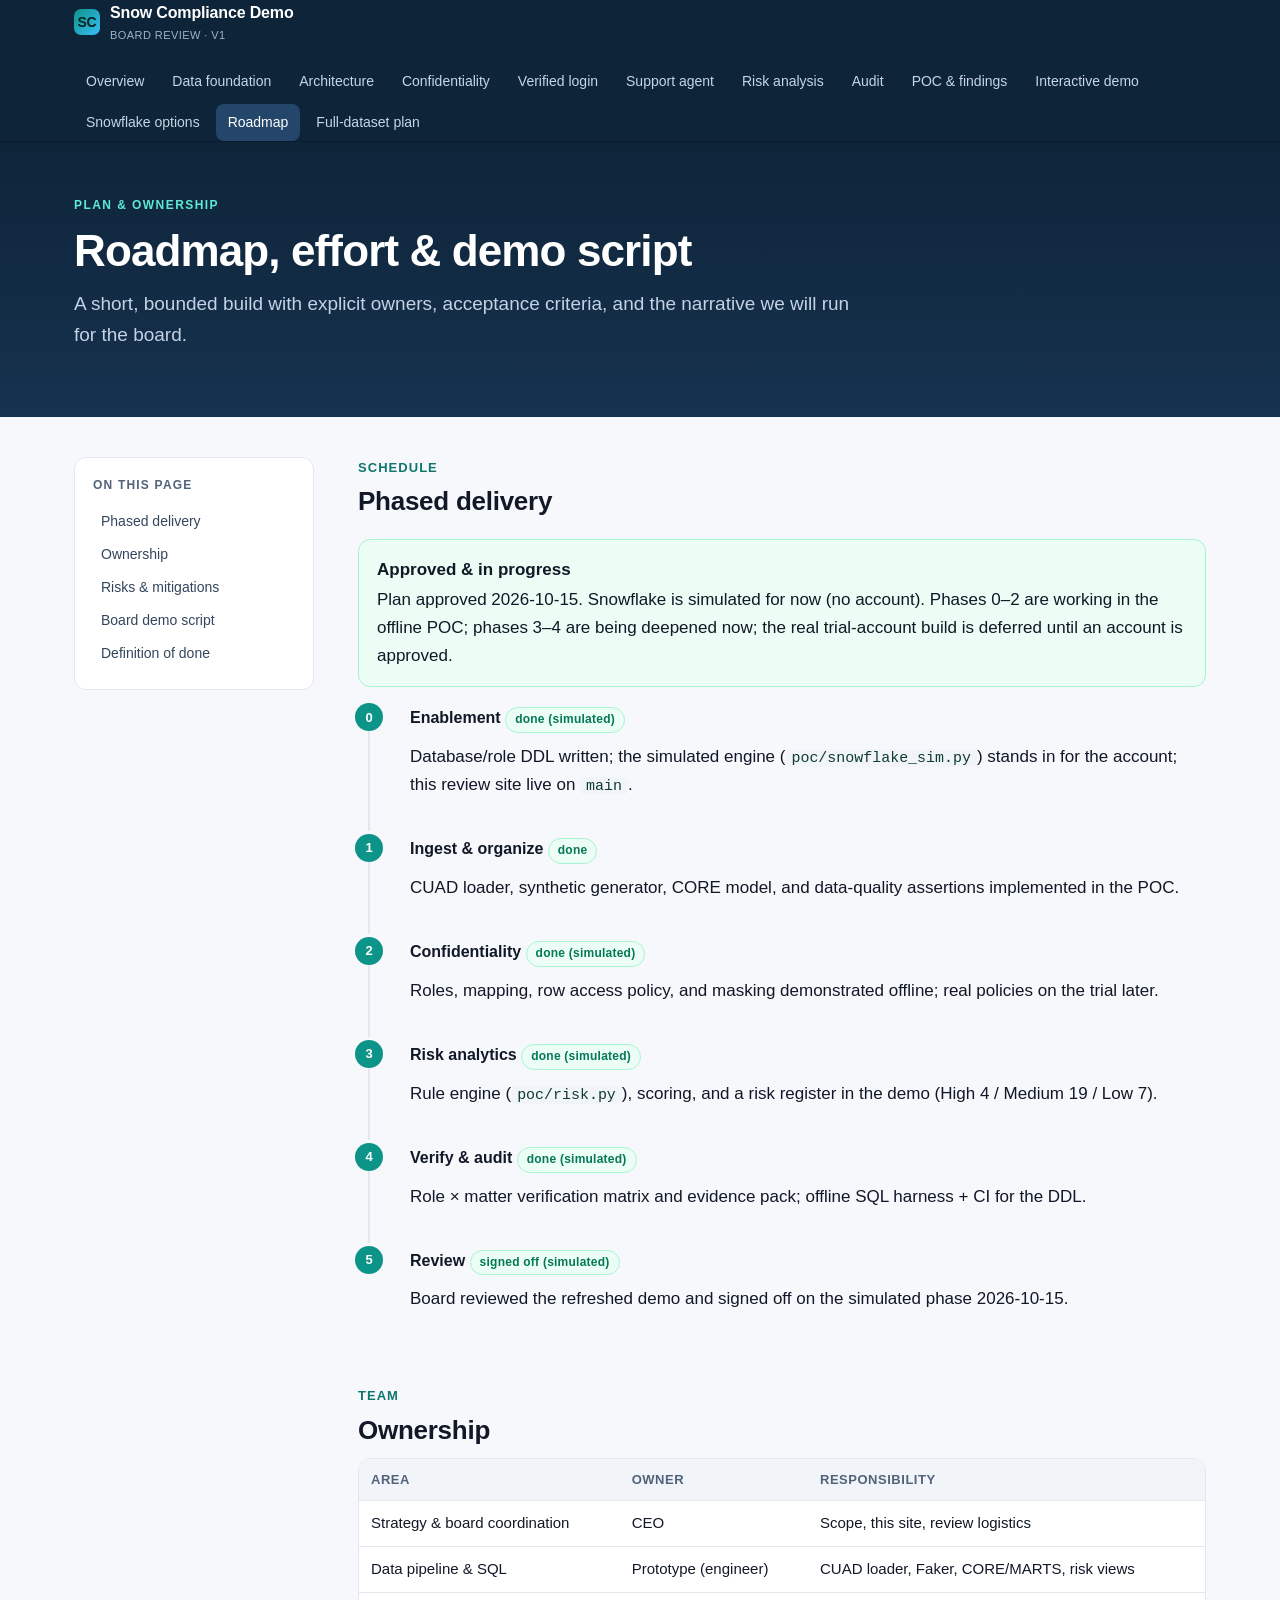
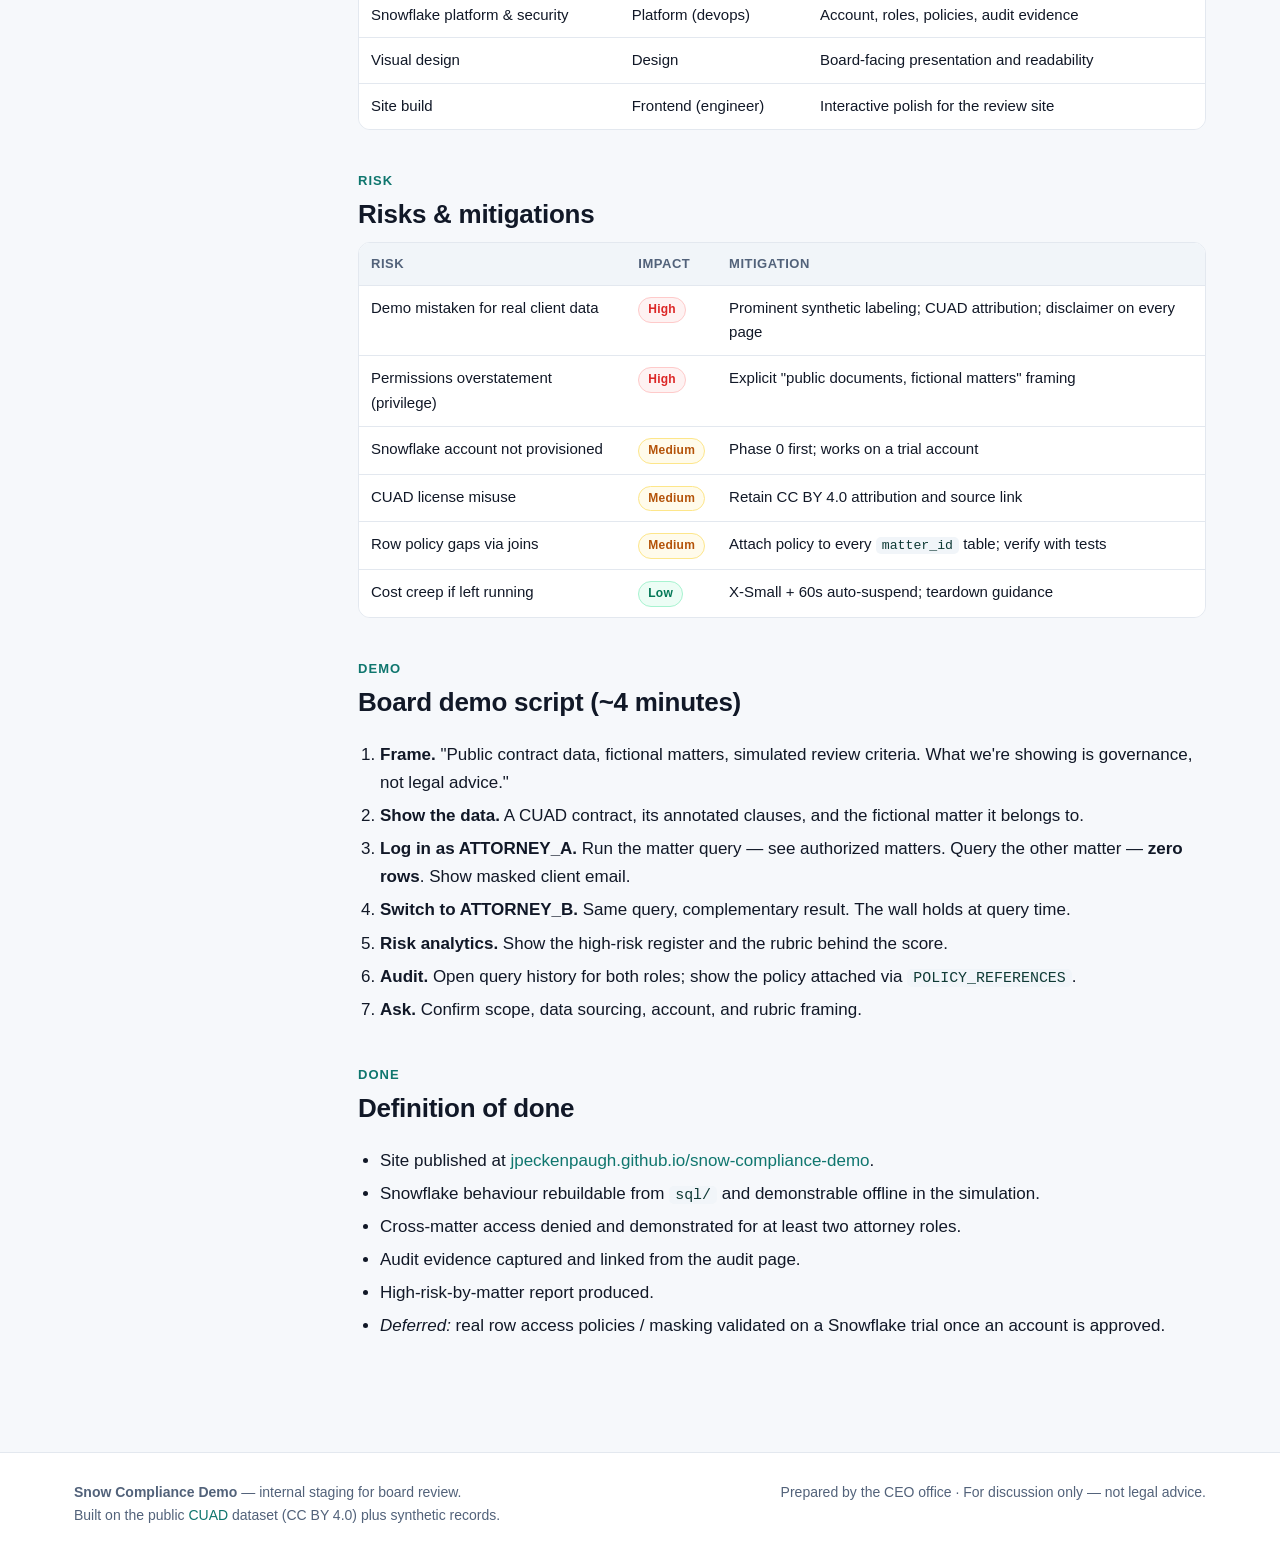
<file: roadmap.html>
<!doctype html>
<html lang="en">
<head>
<meta charset="utf-8">
<meta name="viewport" content="width=device-width, initial-scale=1">
<title>Roadmap · Snow Compliance Demo</title>
<meta name="description" content="Board-review recommendations for a Snowflake legal-compliance demonstration built on the public CUAD dataset plus synthetic law-firm records.">
<link rel="stylesheet" href="assets/style.css">
</head>
<body>
<header class="topbar">
  <div class="inner">
    <a class="brand" href="index.html">
      <span class="mark" aria-hidden="true">SC</span>
      <span>Snow Compliance Demo<small>Board review &middot; v1</small></span>
    </a>
    <nav class="nav" aria-label="Primary"><a href="index.html">Overview</a><a href="data-foundation.html">Data foundation</a><a href="architecture.html">Architecture</a><a href="security.html">Confidentiality</a><a href="identity-verification.html">Verified login</a><a href="support-agent.html">Support agent</a><a href="risk-analysis.html">Risk analysis</a><a href="audit-verification.html">Audit</a><a href="poc.html">POC & findings</a><a href="demo/index.html">Interactive demo</a><a href="snowflake-options.html">Snowflake options</a><a href="roadmap.html" class="active">Roadmap</a><a href="full-dataset.html">Full-dataset plan</a></nav>
  </div>
</header>
<section class="hero"><div class="wrap">
  <p class="eyebrow">Plan &amp; ownership</p>
  <h1>Roadmap, effort &amp; demo script</h1>
  <p class="lede">A short, bounded build with explicit owners, acceptance criteria, and the
  narrative we will run for the board.</p>
</div></section>
<main class="main">
  <div class="wrap">
    <div class="grid">
      <aside class="toc"><h2>On this page</h2><ul><li><a href="#plan">Phased delivery</a></li><li><a href="#owners">Ownership</a></li><li><a href="#risks">Risks &amp; mitigations</a></li><li><a href="#script">Board demo script</a></li><li><a href="#acceptance">Definition of done</a></li></ul></aside>
      <div class="content">
        
<section id="plan">
  <div class="section-kicker">Schedule</div>
  <h2>Phased delivery</h2>
  <div class="callout ok"><strong>Approved &amp; in progress</strong>
    Plan approved 2026-10-15. Snowflake is simulated for now (no account). Phases 0&ndash;2 are working
    in the offline POC; phases 3&ndash;4 are being deepened now; the real trial-account build is deferred
    until an account is approved.</div>
  <ol class="timeline">
    <li data-step="0"><h4>Enablement <span class="badge low">done (simulated)</span></h4><p>Database/role DDL written; the simulated engine (<code>poc/snowflake_sim.py</code>) stands in for the account; this review site live on <code>main</code>.</p></li>
    <li data-step="1"><h4>Ingest &amp; organize <span class="badge low">done</span></h4><p>CUAD loader, synthetic generator, CORE model, and data-quality assertions implemented in the POC.</p></li>
    <li data-step="2"><h4>Confidentiality <span class="badge low">done (simulated)</span></h4><p>Roles, mapping, row access policy, and masking demonstrated offline; real policies on the trial later.</p></li>
    <li data-step="3"><h4>Risk analytics <span class="badge low">done (simulated)</span></h4><p>Rule engine (<code>poc/risk.py</code>), scoring, and a risk register in the demo (High 4 / Medium 19 / Low 7).</p></li>
    <li data-step="4"><h4>Verify &amp; audit <span class="badge low">done (simulated)</span></h4><p>Role × matter verification matrix and evidence pack; offline SQL harness + CI for the DDL.</p></li>
    <li data-step="5"><h4>Review <span class="badge low">signed off (simulated)</span></h4><p>Board reviewed the refreshed demo and signed off on the simulated phase 2026-10-15.</p></li>
  </ol>
</section>

<section id="owners">
  <div class="section-kicker">Team</div>
  <h2>Ownership</h2>
  <div class="table-scroll"><table>
    <thead><tr><th>Area</th><th>Owner</th><th>Responsibility</th></tr></thead>
    <tbody>
      <tr><td>Strategy &amp; board coordination</td><td>CEO</td><td>Scope, this site, review logistics</td></tr>
      <tr><td>Data pipeline &amp; SQL</td><td>Prototype (engineer)</td><td>CUAD loader, Faker, CORE/MARTS, risk views</td></tr>
      <tr><td>Snowflake platform &amp; security</td><td>Platform (devops)</td><td>Account, roles, policies, audit evidence</td></tr>
      <tr><td>Visual design</td><td>Design</td><td>Board-facing presentation and readability</td></tr>
      <tr><td>Site build</td><td>Frontend (engineer)</td><td>Interactive polish for the review site</td></tr>
    </tbody>
  </table></div>
</section>

<section id="risks">
  <div class="section-kicker">Risk</div>
  <h2>Risks &amp; mitigations</h2>
  <div class="table-scroll"><table>
    <thead><tr><th>Risk</th><th>Impact</th><th>Mitigation</th></tr></thead>
    <tbody>
      <tr><td>Demo mistaken for real client data</td><td><span class="badge high">High</span></td><td>Prominent synthetic labeling; CUAD attribution; disclaimer on every page</td></tr>
      <tr><td>Permissions overstatement (privilege)</td><td><span class="badge high">High</span></td><td>Explicit "public documents, fictional matters" framing</td></tr>
      <tr><td>Snowflake account not provisioned</td><td><span class="badge med">Medium</span></td><td>Phase 0 first; works on a trial account</td></tr>
      <tr><td>CUAD license misuse</td><td><span class="badge med">Medium</span></td><td>Retain CC BY 4.0 attribution and source link</td></tr>
      <tr><td>Row policy gaps via joins</td><td><span class="badge med">Medium</span></td><td>Attach policy to every <code>matter_id</code> table; verify with tests</td></tr>
      <tr><td>Cost creep if left running</td><td><span class="badge low">Low</span></td><td>X-Small + 60s auto-suspend; teardown guidance</td></tr>
    </tbody>
  </table></div>
</section>

<section id="script">
  <div class="section-kicker">Demo</div>
  <h2>Board demo script (~4 minutes)</h2>
  <ol>
    <li><strong>Frame.</strong> "Public contract data, fictional matters, simulated review criteria. What we're showing is governance, not legal advice."</li>
    <li><strong>Show the data.</strong> A CUAD contract, its annotated clauses, and the fictional matter it belongs to.</li>
    <li><strong>Log in as ATTORNEY_A.</strong> Run the matter query &mdash; see authorized matters. Query the other matter &mdash; <strong>zero rows</strong>. Show masked client email.</li>
    <li><strong>Switch to ATTORNEY_B.</strong> Same query, complementary result. The wall holds at query time.</li>
    <li><strong>Risk analytics.</strong> Show the high-risk register and the rubric behind the score.</li>
    <li><strong>Audit.</strong> Open query history for both roles; show the policy attached via <code>POLICY_REFERENCES</code>.</li>
    <li><strong>Ask.</strong> Confirm scope, data sourcing, account, and rubric framing.</li>
  </ol>
</section>

<section id="acceptance">
  <div class="section-kicker">Done</div>
  <h2>Definition of done</h2>
  <ul>
    <li>Site published at <a href="https://jpeckenpaugh.github.io/snow-compliance-demo/">jpeckenpaugh.github.io/snow-compliance-demo</a>.</li>
    <li>Snowflake behaviour rebuildable from <code>sql/</code> and demonstrable offline in the simulation.</li>
    <li>Cross-matter access denied and demonstrated for at least two attorney roles.</li>
    <li>Audit evidence captured and linked from the audit page.</li>
    <li>High-risk-by-matter report produced.</li>
    <li><em>Deferred:</em> real row access policies / masking validated on a Snowflake trial once an account is approved.</li>
  </ul>
</section>

      </div>
    </div>
  </div>
</main>
<footer class="footer">
  <div class="wrap">
    <div>
      <strong>Snow Compliance Demo</strong> &mdash; internal staging for board review.<br>
      Built on the public <a href="https://github.com/The-Atticus-Project/cuad">CUAD</a> dataset (CC&nbsp;BY&nbsp;4.0) plus synthetic records.
    </div>
    <div>Prepared by the CEO office &middot; For discussion only &mdash; not legal advice.</div>
  </div>
</footer>
</body>
</html>
</file>
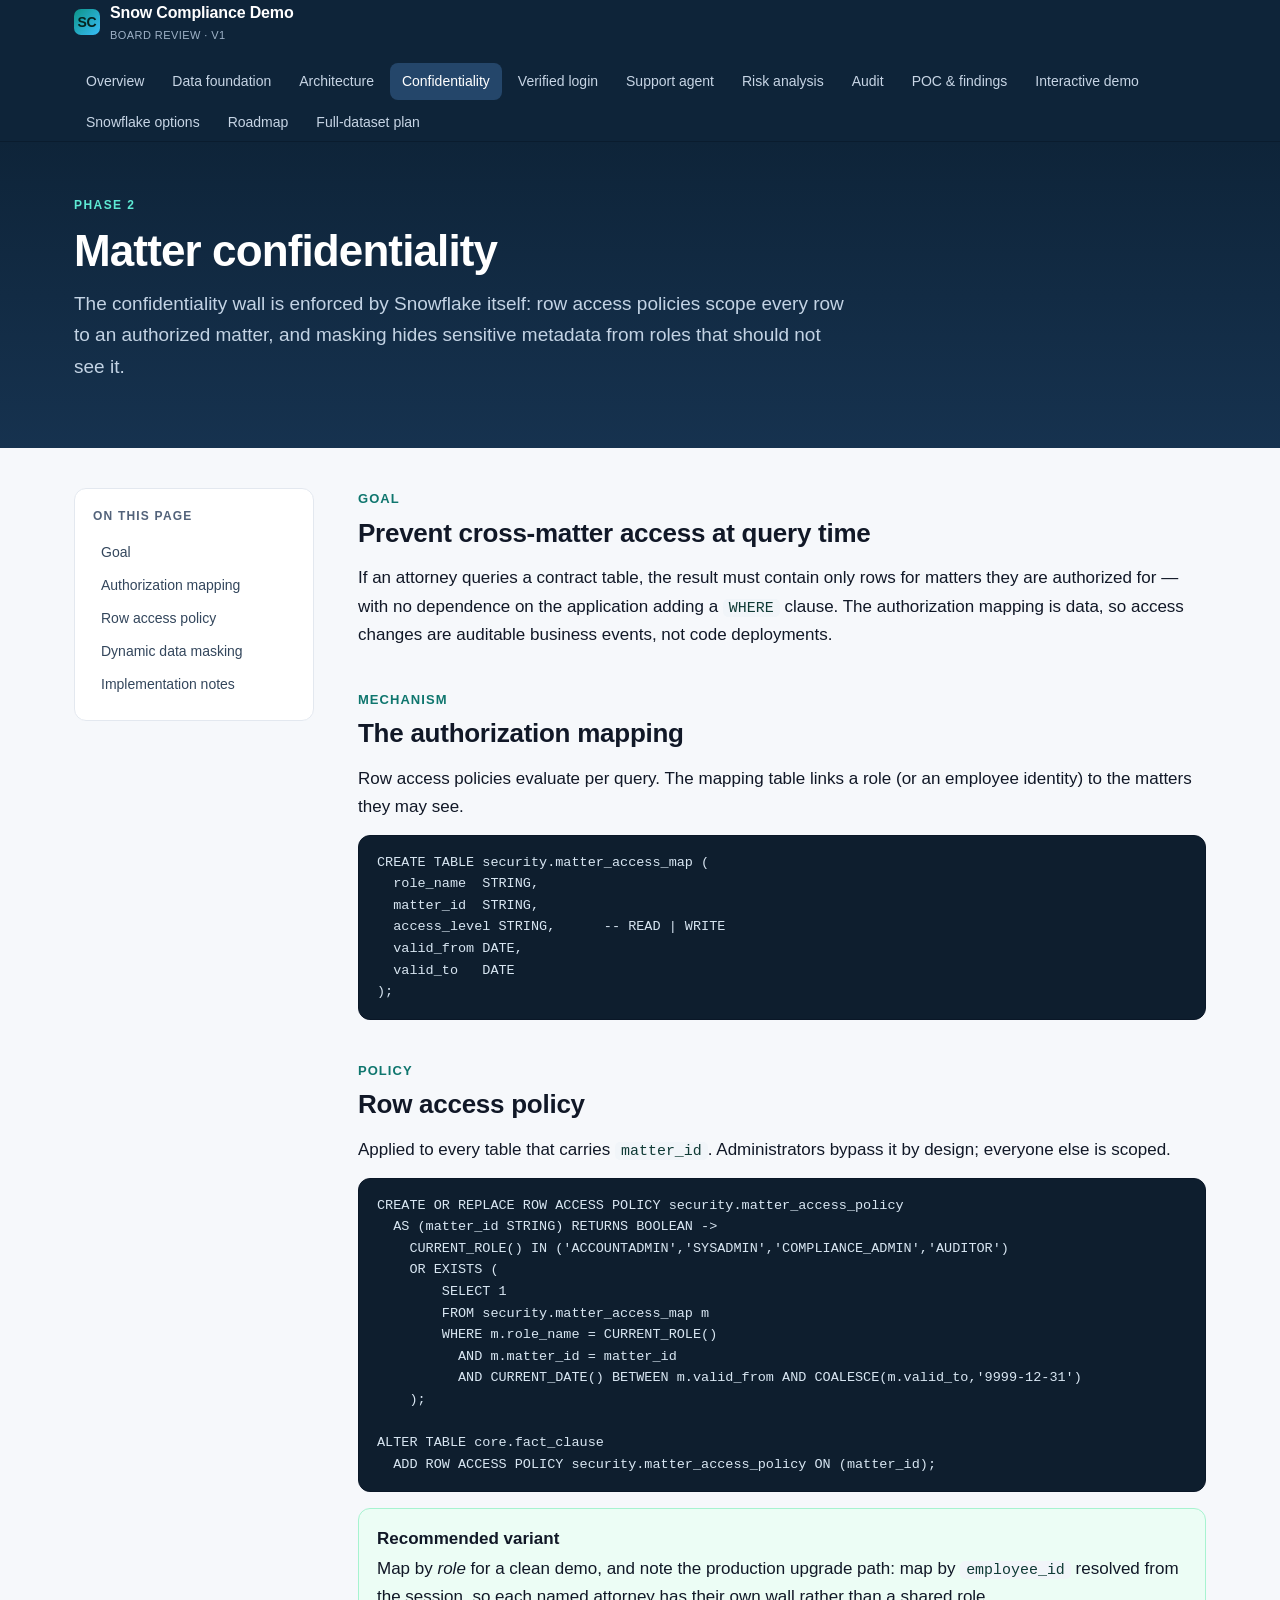
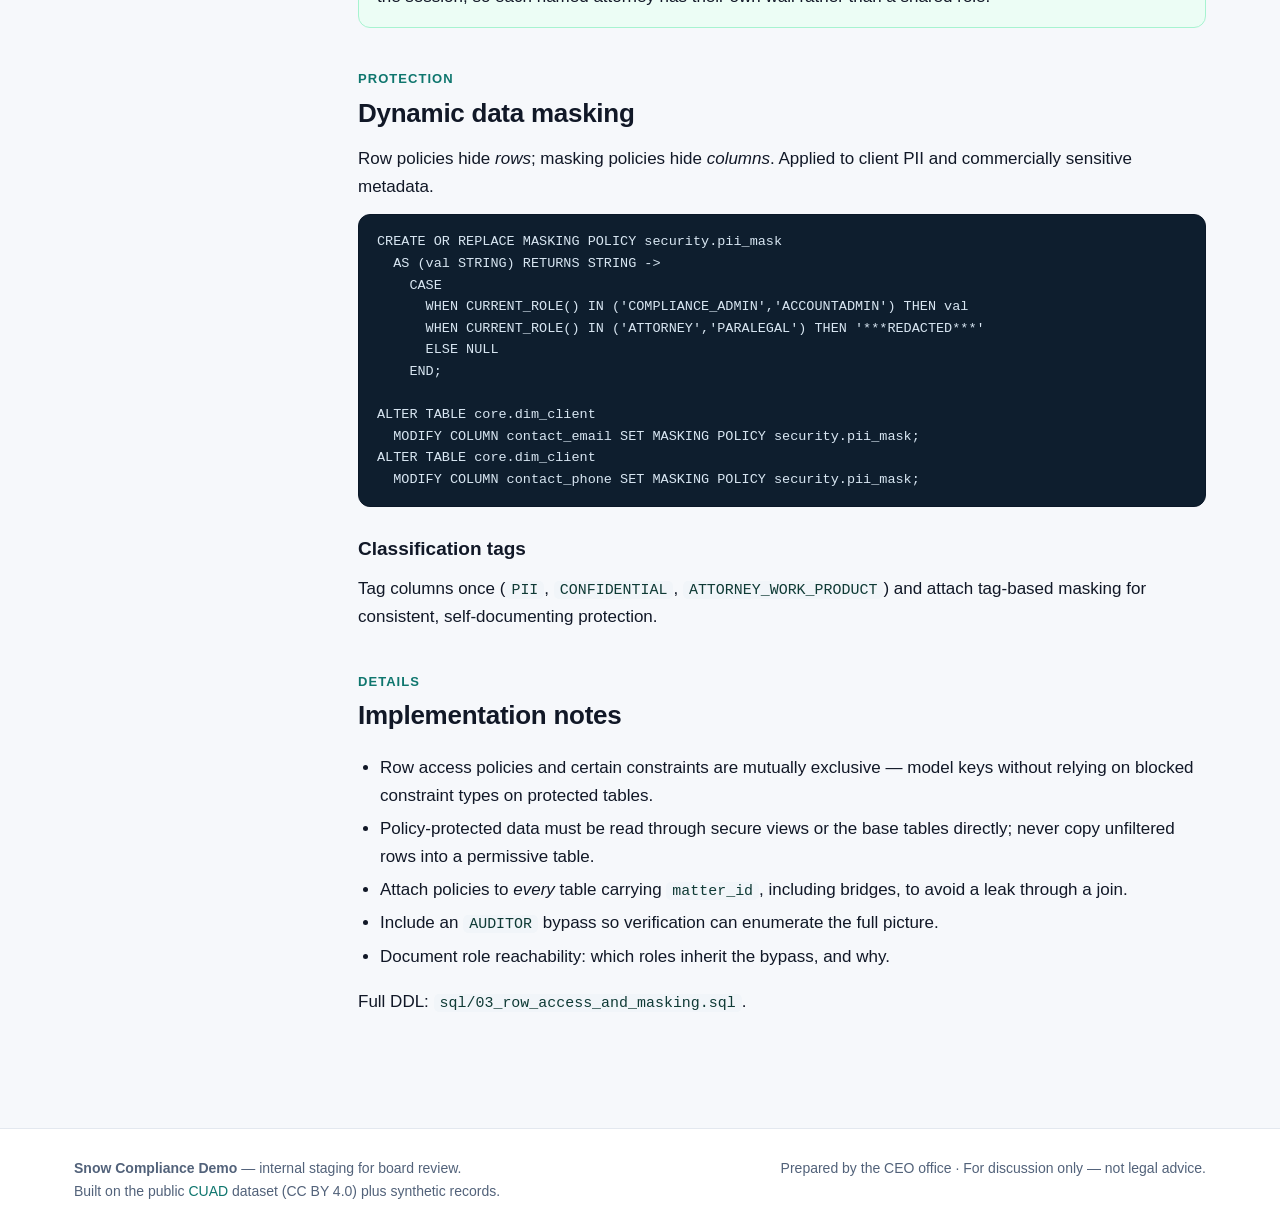
<file: security.html>
<!doctype html>
<html lang="en">
<head>
<meta charset="utf-8">
<meta name="viewport" content="width=device-width, initial-scale=1">
<title>Confidentiality · Snow Compliance Demo</title>
<meta name="description" content="Board-review recommendations for a Snowflake legal-compliance demonstration built on the public CUAD dataset plus synthetic law-firm records.">
<link rel="stylesheet" href="assets/style.css">
</head>
<body>
<header class="topbar">
  <div class="inner">
    <a class="brand" href="index.html">
      <span class="mark" aria-hidden="true">SC</span>
      <span>Snow Compliance Demo<small>Board review &middot; v1</small></span>
    </a>
    <nav class="nav" aria-label="Primary"><a href="index.html">Overview</a><a href="data-foundation.html">Data foundation</a><a href="architecture.html">Architecture</a><a href="security.html" class="active">Confidentiality</a><a href="identity-verification.html">Verified login</a><a href="support-agent.html">Support agent</a><a href="risk-analysis.html">Risk analysis</a><a href="audit-verification.html">Audit</a><a href="poc.html">POC & findings</a><a href="demo/index.html">Interactive demo</a><a href="snowflake-options.html">Snowflake options</a><a href="roadmap.html">Roadmap</a><a href="full-dataset.html">Full-dataset plan</a></nav>
  </div>
</header>
<section class="hero"><div class="wrap">
  <p class="eyebrow">Phase 2</p>
  <h1>Matter confidentiality</h1>
  <p class="lede">The confidentiality wall is enforced by Snowflake itself: row access
  policies scope every row to an authorized matter, and masking hides sensitive metadata
  from roles that should not see it.</p>
</div></section>
<main class="main">
  <div class="wrap">
    <div class="grid">
      <aside class="toc"><h2>On this page</h2><ul><li><a href="#goal">Goal</a></li><li><a href="#mapping">Authorization mapping</a></li><li><a href="#policies">Row access policy</a></li><li><a href="#masking">Dynamic data masking</a></li><li><a href="#gotchas">Implementation notes</a></li></ul></aside>
      <div class="content">
        
<section id="goal">
  <div class="section-kicker">Goal</div>
  <h2>Prevent cross-matter access at query time</h2>
  <p>If an attorney queries a contract table, the result must contain only rows for
  matters they are authorized for &mdash; with no dependence on the application adding a
  <code>WHERE</code> clause. The authorization mapping is data, so access changes are
  auditable business events, not code deployments.</p>
</section>

<section id="mapping">
  <div class="section-kicker">Mechanism</div>
  <h2>The authorization mapping</h2>
  <p>Row access policies evaluate per query. The mapping table links a role (or an
  employee identity) to the matters they may see.</p>
  <pre><code>CREATE TABLE security.matter_access_map (
  role_name  STRING,
  matter_id  STRING,
  access_level STRING,      -- READ | WRITE
  valid_from DATE,
  valid_to   DATE
);</code></pre>
</section>

<section id="policies">
  <div class="section-kicker">Policy</div>
  <h2>Row access policy</h2>
  <p>Applied to every table that carries <code>matter_id</code>. Administrators bypass it
  by design; everyone else is scoped.</p>
  <pre><code>CREATE OR REPLACE ROW ACCESS POLICY security.matter_access_policy
  AS (matter_id STRING) RETURNS BOOLEAN ->
    CURRENT_ROLE() IN ('ACCOUNTADMIN','SYSADMIN','COMPLIANCE_ADMIN','AUDITOR')
    OR EXISTS (
        SELECT 1
        FROM security.matter_access_map m
        WHERE m.role_name = CURRENT_ROLE()
          AND m.matter_id = matter_id
          AND CURRENT_DATE() BETWEEN m.valid_from AND COALESCE(m.valid_to,'9999-12-31')
    );

ALTER TABLE core.fact_clause
  ADD ROW ACCESS POLICY security.matter_access_policy ON (matter_id);</code></pre>
  <div class="callout ok"><strong>Recommended variant</strong>
    Map by <em>role</em> for a clean demo, and note the production upgrade path: map by
    <code>employee_id</code> resolved from the session, so each named attorney has their own
    wall rather than a shared role.</div>
</section>

<section id="masking">
  <div class="section-kicker">Protection</div>
  <h2>Dynamic data masking</h2>
  <p>Row policies hide <em>rows</em>; masking policies hide <em>columns</em>. Applied to
  client PII and commercially sensitive metadata.</p>
  <pre><code>CREATE OR REPLACE MASKING POLICY security.pii_mask
  AS (val STRING) RETURNS STRING ->
    CASE
      WHEN CURRENT_ROLE() IN ('COMPLIANCE_ADMIN','ACCOUNTADMIN') THEN val
      WHEN CURRENT_ROLE() IN ('ATTORNEY','PARALEGAL') THEN '***REDACTED***'
      ELSE NULL
    END;

ALTER TABLE core.dim_client
  MODIFY COLUMN contact_email SET MASKING POLICY security.pii_mask;
ALTER TABLE core.dim_client
  MODIFY COLUMN contact_phone SET MASKING POLICY security.pii_mask;</code></pre>
  <h3>Classification tags</h3>
  <p>Tag columns once (<code>PII</code>, <code>CONFIDENTIAL</code>, <code>ATTORNEY_WORK_PRODUCT</code>)
  and attach tag-based masking for consistent, self-documenting protection.</p>
</section>

<section id="gotchas">
  <div class="section-kicker">Details</div>
  <h2>Implementation notes</h2>
  <ul>
    <li>Row access policies and certain constraints are mutually exclusive &mdash; model keys without relying on blocked constraint types on protected tables.</li>
    <li>Policy-protected data must be read through secure views or the base tables directly; never copy unfiltered rows into a permissive table.</li>
    <li>Attach policies to <em>every</em> table carrying <code>matter_id</code>, including bridges, to avoid a leak through a join.</li>
    <li>Include an <code>AUDITOR</code> bypass so verification can enumerate the full picture.</li>
    <li>Document role reachability: which roles inherit the bypass, and why.</li>
  </ul>
  <p>Full DDL: <code>sql/03_row_access_and_masking.sql</code>.</p>
</section>

      </div>
    </div>
  </div>
</main>
<footer class="footer">
  <div class="wrap">
    <div>
      <strong>Snow Compliance Demo</strong> &mdash; internal staging for board review.<br>
      Built on the public <a href="https://github.com/The-Atticus-Project/cuad">CUAD</a> dataset (CC&nbsp;BY&nbsp;4.0) plus synthetic records.
    </div>
    <div>Prepared by the CEO office &middot; For discussion only &mdash; not legal advice.</div>
  </div>
</footer>
</body>
</html>
</file>
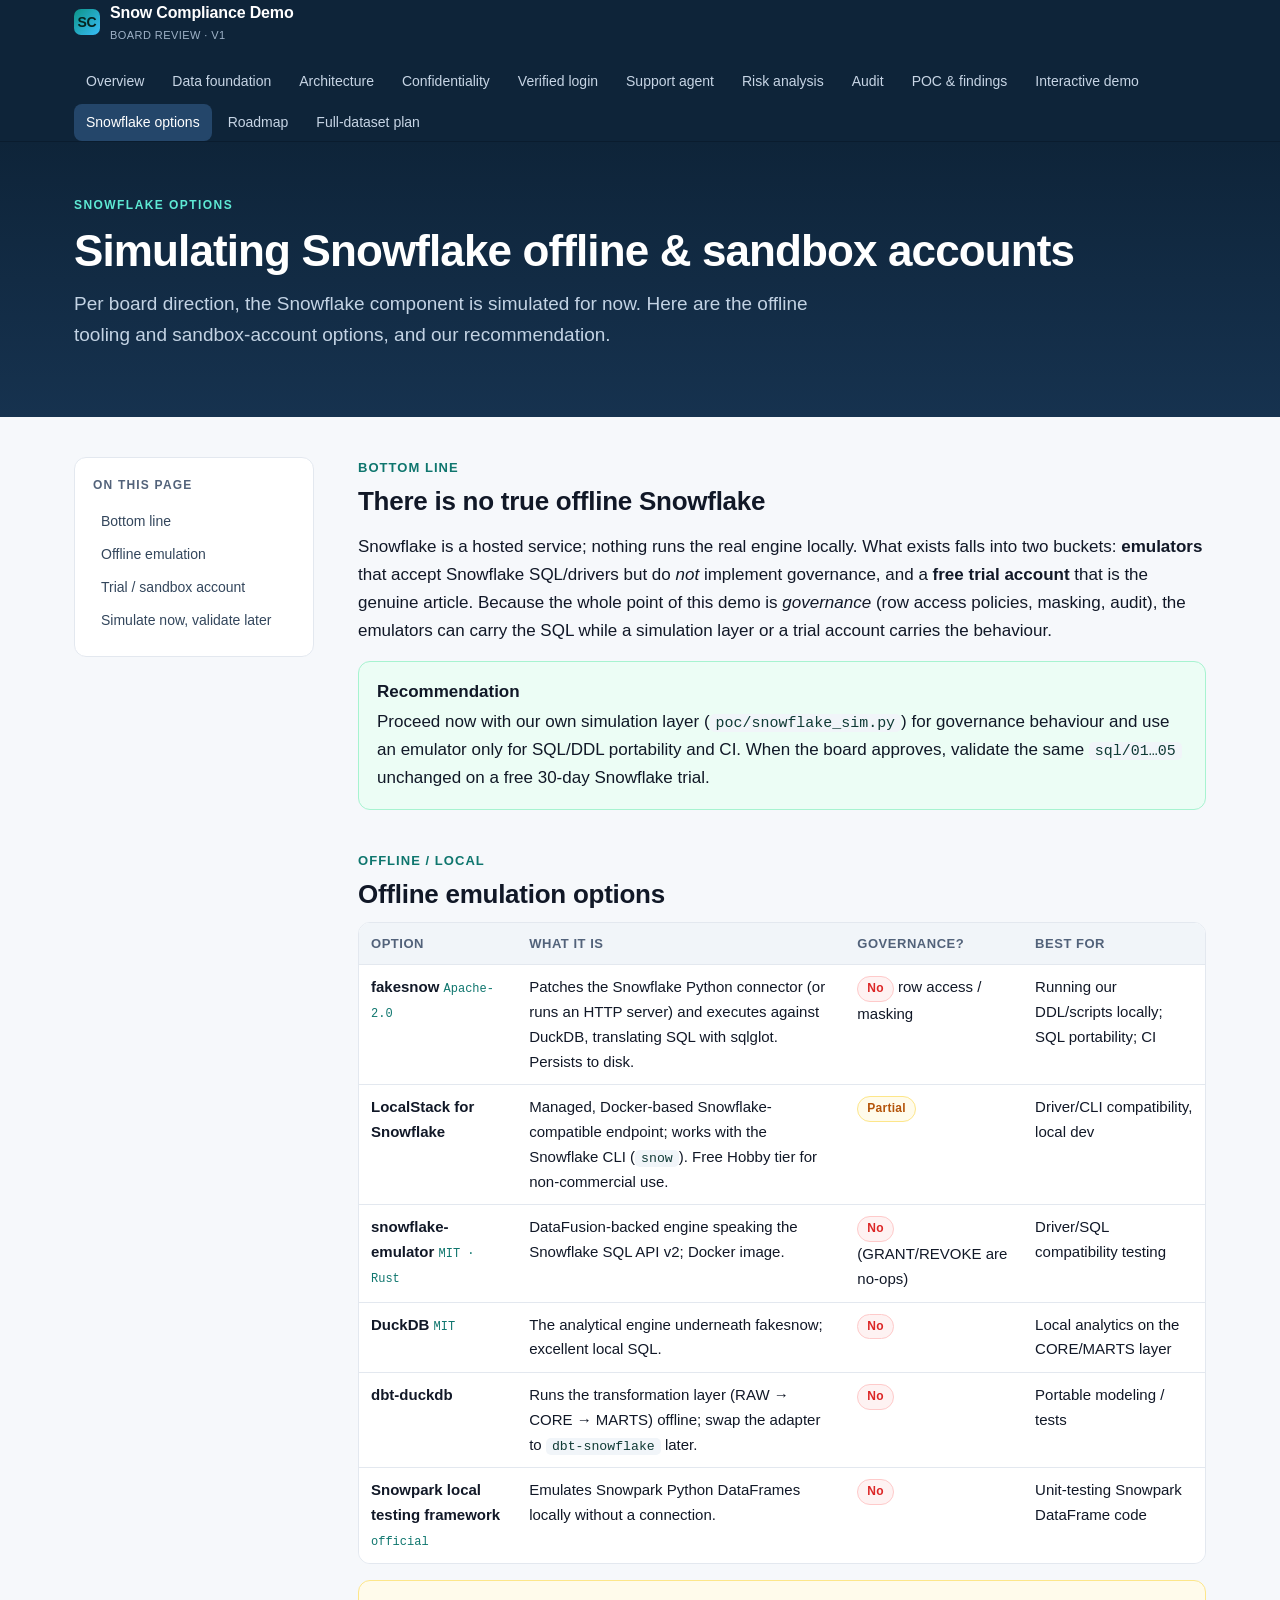
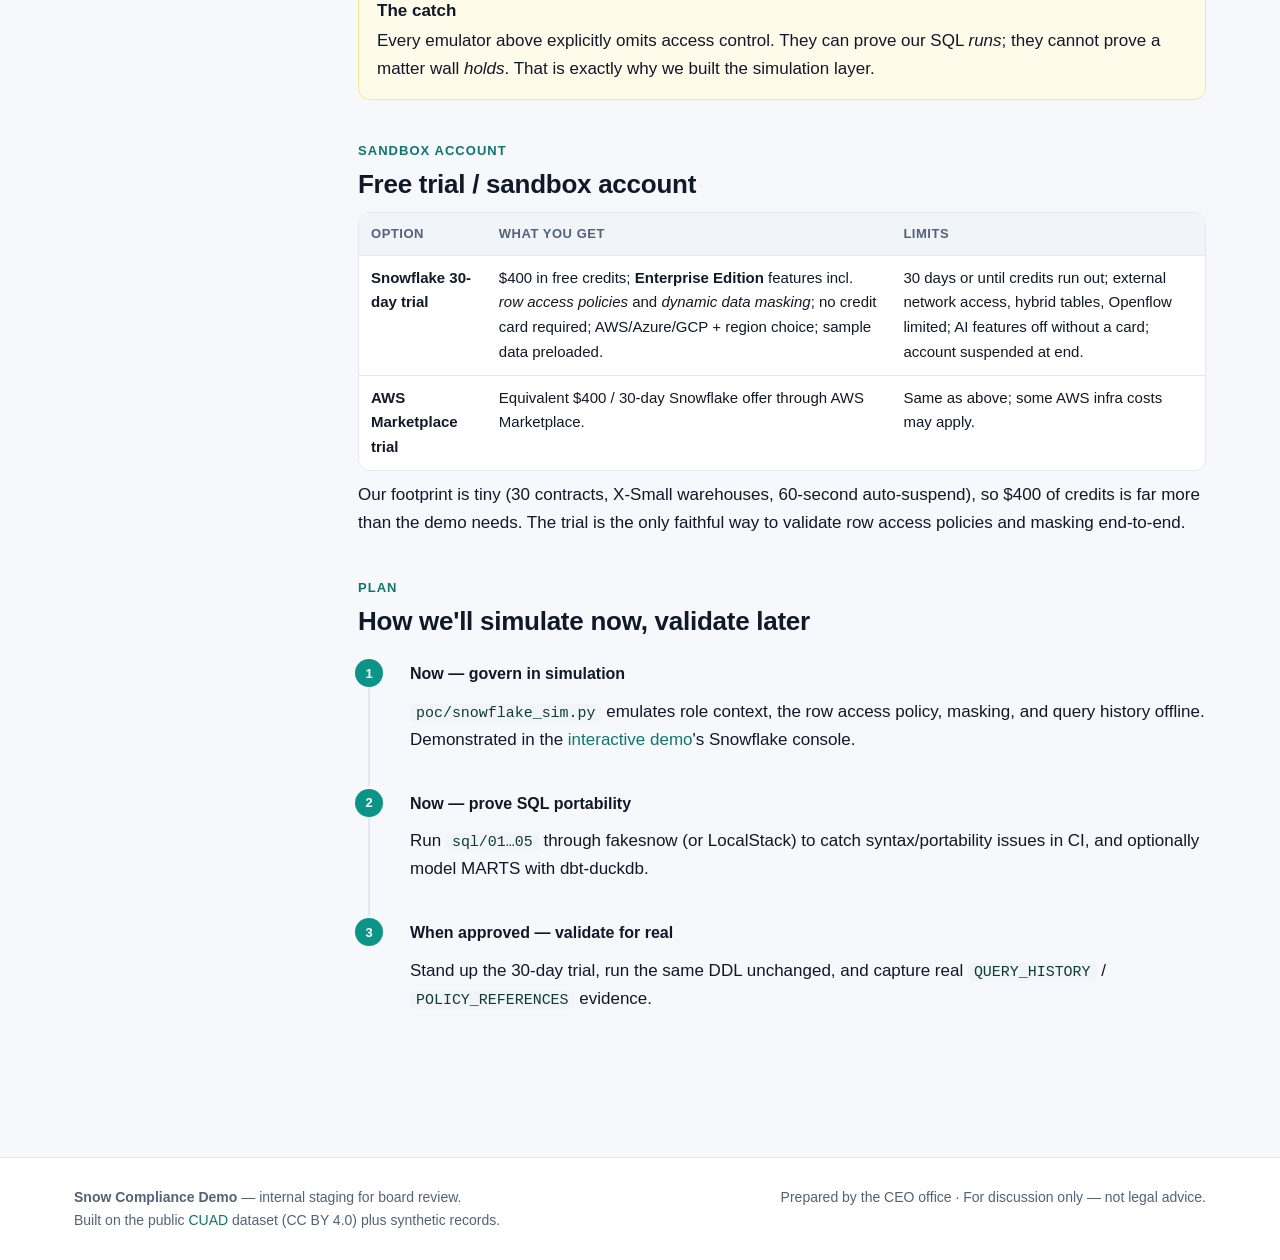
<file: snowflake-options.html>
<!doctype html>
<html lang="en">
<head>
<meta charset="utf-8">
<meta name="viewport" content="width=device-width, initial-scale=1">
<title>Snowflake options · Snow Compliance Demo</title>
<meta name="description" content="Board-review recommendations for a Snowflake legal-compliance demonstration built on the public CUAD dataset plus synthetic law-firm records.">
<link rel="stylesheet" href="assets/style.css">
</head>
<body>
<header class="topbar">
  <div class="inner">
    <a class="brand" href="index.html">
      <span class="mark" aria-hidden="true">SC</span>
      <span>Snow Compliance Demo<small>Board review &middot; v1</small></span>
    </a>
    <nav class="nav" aria-label="Primary"><a href="index.html">Overview</a><a href="data-foundation.html">Data foundation</a><a href="architecture.html">Architecture</a><a href="security.html">Confidentiality</a><a href="identity-verification.html">Verified login</a><a href="support-agent.html">Support agent</a><a href="risk-analysis.html">Risk analysis</a><a href="audit-verification.html">Audit</a><a href="poc.html">POC & findings</a><a href="demo/index.html">Interactive demo</a><a href="snowflake-options.html" class="active">Snowflake options</a><a href="roadmap.html">Roadmap</a><a href="full-dataset.html">Full-dataset plan</a></nav>
  </div>
</header>
<section class="hero"><div class="wrap">
  <p class="eyebrow">Snowflake options</p>
  <h1>Simulating Snowflake offline &amp; sandbox accounts</h1>
  <p class="lede">Per board direction, the Snowflake component is simulated for now. Here are the
  offline tooling and sandbox-account options, and our recommendation.</p>
</div></section>
<main class="main">
  <div class="wrap">
    <div class="grid">
      <aside class="toc"><h2>On this page</h2><ul><li><a href="#bottom-line">Bottom line</a></li><li><a href="#offline">Offline emulation</a></li><li><a href="#sandbox">Trial / sandbox account</a></li><li><a href="#plan">Simulate now, validate later</a></li></ul></aside>
      <div class="content">
        
<section id="bottom-line">
  <div class="section-kicker">Bottom line</div>
  <h2>There is no true offline Snowflake</h2>
  <p>Snowflake is a hosted service; nothing runs the real engine locally. What exists falls into two
  buckets: <strong>emulators</strong> that accept Snowflake SQL/drivers but do <em>not</em> implement
  governance, and a <strong>free trial account</strong> that is the genuine article. Because the whole
  point of this demo is <em>governance</em> (row access policies, masking, audit), the emulators can carry
  the SQL while a simulation layer or a trial account carries the behaviour.</p>
  <div class="callout ok"><strong>Recommendation</strong>
    Proceed now with our own simulation layer (<code>poc/snowflake_sim.py</code>) for governance behaviour
    and use an emulator only for SQL/DDL portability and CI. When the board approves, validate the same
    <code>sql/01…05</code> unchanged on a free 30-day Snowflake trial.</div>
</section>

<section id="offline">
  <div class="section-kicker">Offline / local</div>
  <h2>Offline emulation options</h2>
  <div class="table-scroll"><table>
    <thead><tr><th>Option</th><th>What it is</th><th>Governance?</th><th>Best for</th></tr></thead>
    <tbody>
      <tr><td><strong>fakesnow</strong> <span class="tag">Apache-2.0</span></td>
        <td>Patches the Snowflake Python connector (or runs an HTTP server) and executes against DuckDB, translating SQL with sqlglot. Persists to disk.</td>
        <td><span class="badge high">No</span> row access / masking</td>
        <td>Running our DDL/scripts locally; SQL portability; CI</td></tr>
      <tr><td><strong>LocalStack for Snowflake</strong></td>
        <td>Managed, Docker-based Snowflake-compatible endpoint; works with the Snowflake CLI (<code>snow</code>). Free Hobby tier for non-commercial use.</td>
        <td><span class="badge med">Partial</span></td>
        <td>Driver/CLI compatibility, local dev</td></tr>
      <tr><td><strong>snowflake-emulator</strong> <span class="tag">MIT · Rust</span></td>
        <td>DataFusion-backed engine speaking the Snowflake SQL API v2; Docker image.</td>
        <td><span class="badge high">No</span> (GRANT/REVOKE are no-ops)</td>
        <td>Driver/SQL compatibility testing</td></tr>
      <tr><td><strong>DuckDB</strong> <span class="tag">MIT</span></td>
        <td>The analytical engine underneath fakesnow; excellent local SQL.</td>
        <td><span class="badge high">No</span></td>
        <td>Local analytics on the CORE/MARTS layer</td></tr>
      <tr><td><strong>dbt-duckdb</strong></td>
        <td>Runs the transformation layer (RAW &rarr; CORE &rarr; MARTS) offline; swap the adapter to <code>dbt-snowflake</code> later.</td>
        <td><span class="badge high">No</span></td>
        <td>Portable modeling / tests</td></tr>
      <tr><td><strong>Snowpark local testing framework</strong> <span class="tag">official</span></td>
        <td>Emulates Snowpark Python DataFrames locally without a connection.</td>
        <td><span class="badge high">No</span></td>
        <td>Unit-testing Snowpark DataFrame code</td></tr>
    </tbody>
  </table></div>
  <div class="callout warn"><strong>The catch</strong>
    Every emulator above explicitly omits access control. They can prove our SQL <em>runs</em>; they cannot
    prove a matter wall <em>holds</em>. That is exactly why we built the simulation layer.</div>
</section>

<section id="sandbox">
  <div class="section-kicker">Sandbox account</div>
  <h2>Free trial / sandbox account</h2>
  <div class="table-scroll"><table>
    <thead><tr><th>Option</th><th>What you get</th><th>Limits</th></tr></thead>
    <tbody>
      <tr><td><strong>Snowflake 30-day trial</strong></td>
        <td>$400 in free credits; <strong>Enterprise Edition</strong> features incl. <em>row access policies</em> and <em>dynamic data masking</em>; no credit card required; AWS/Azure/GCP + region choice; sample data preloaded.</td>
        <td>30 days or until credits run out; external network access, hybrid tables, Openflow limited; AI features off without a card; account suspended at end.</td></tr>
      <tr><td><strong>AWS Marketplace trial</strong></td>
        <td>Equivalent $400 / 30-day Snowflake offer through AWS Marketplace.</td>
        <td>Same as above; some AWS infra costs may apply.</td></tr>
    </tbody>
  </table></div>
  <p>Our footprint is tiny (30 contracts, X-Small warehouses, 60-second auto-suspend), so $400 of credits is
  far more than the demo needs. The trial is the only faithful way to validate row access policies and masking
  end-to-end.</p>
</section>

<section id="plan">
  <div class="section-kicker">Plan</div>
  <h2>How we'll simulate now, validate later</h2>
  <ol class="timeline">
    <li data-step="1"><h4>Now &mdash; govern in simulation</h4>
      <p><code>poc/snowflake_sim.py</code> emulates role context, the row access policy, masking, and query
      history offline. Demonstrated in the <a href="demo/index.html">interactive demo</a>'s Snowflake console.</p></li>
    <li data-step="2"><h4>Now &mdash; prove SQL portability</h4>
      <p>Run <code>sql/01…05</code> through fakesnow (or LocalStack) to catch syntax/portability issues in CI,
      and optionally model MARTS with dbt-duckdb.</p></li>
    <li data-step="3"><h4>When approved &mdash; validate for real</h4>
      <p>Stand up the 30-day trial, run the same DDL unchanged, and capture real
      <code>QUERY_HISTORY</code> / <code>POLICY_REFERENCES</code> evidence.</p></li>
  </ol>
</section>

      </div>
    </div>
  </div>
</main>
<footer class="footer">
  <div class="wrap">
    <div>
      <strong>Snow Compliance Demo</strong> &mdash; internal staging for board review.<br>
      Built on the public <a href="https://github.com/The-Atticus-Project/cuad">CUAD</a> dataset (CC&nbsp;BY&nbsp;4.0) plus synthetic records.
    </div>
    <div>Prepared by the CEO office &middot; For discussion only &mdash; not legal advice.</div>
  </div>
</footer>
</body>
</html>
</file>
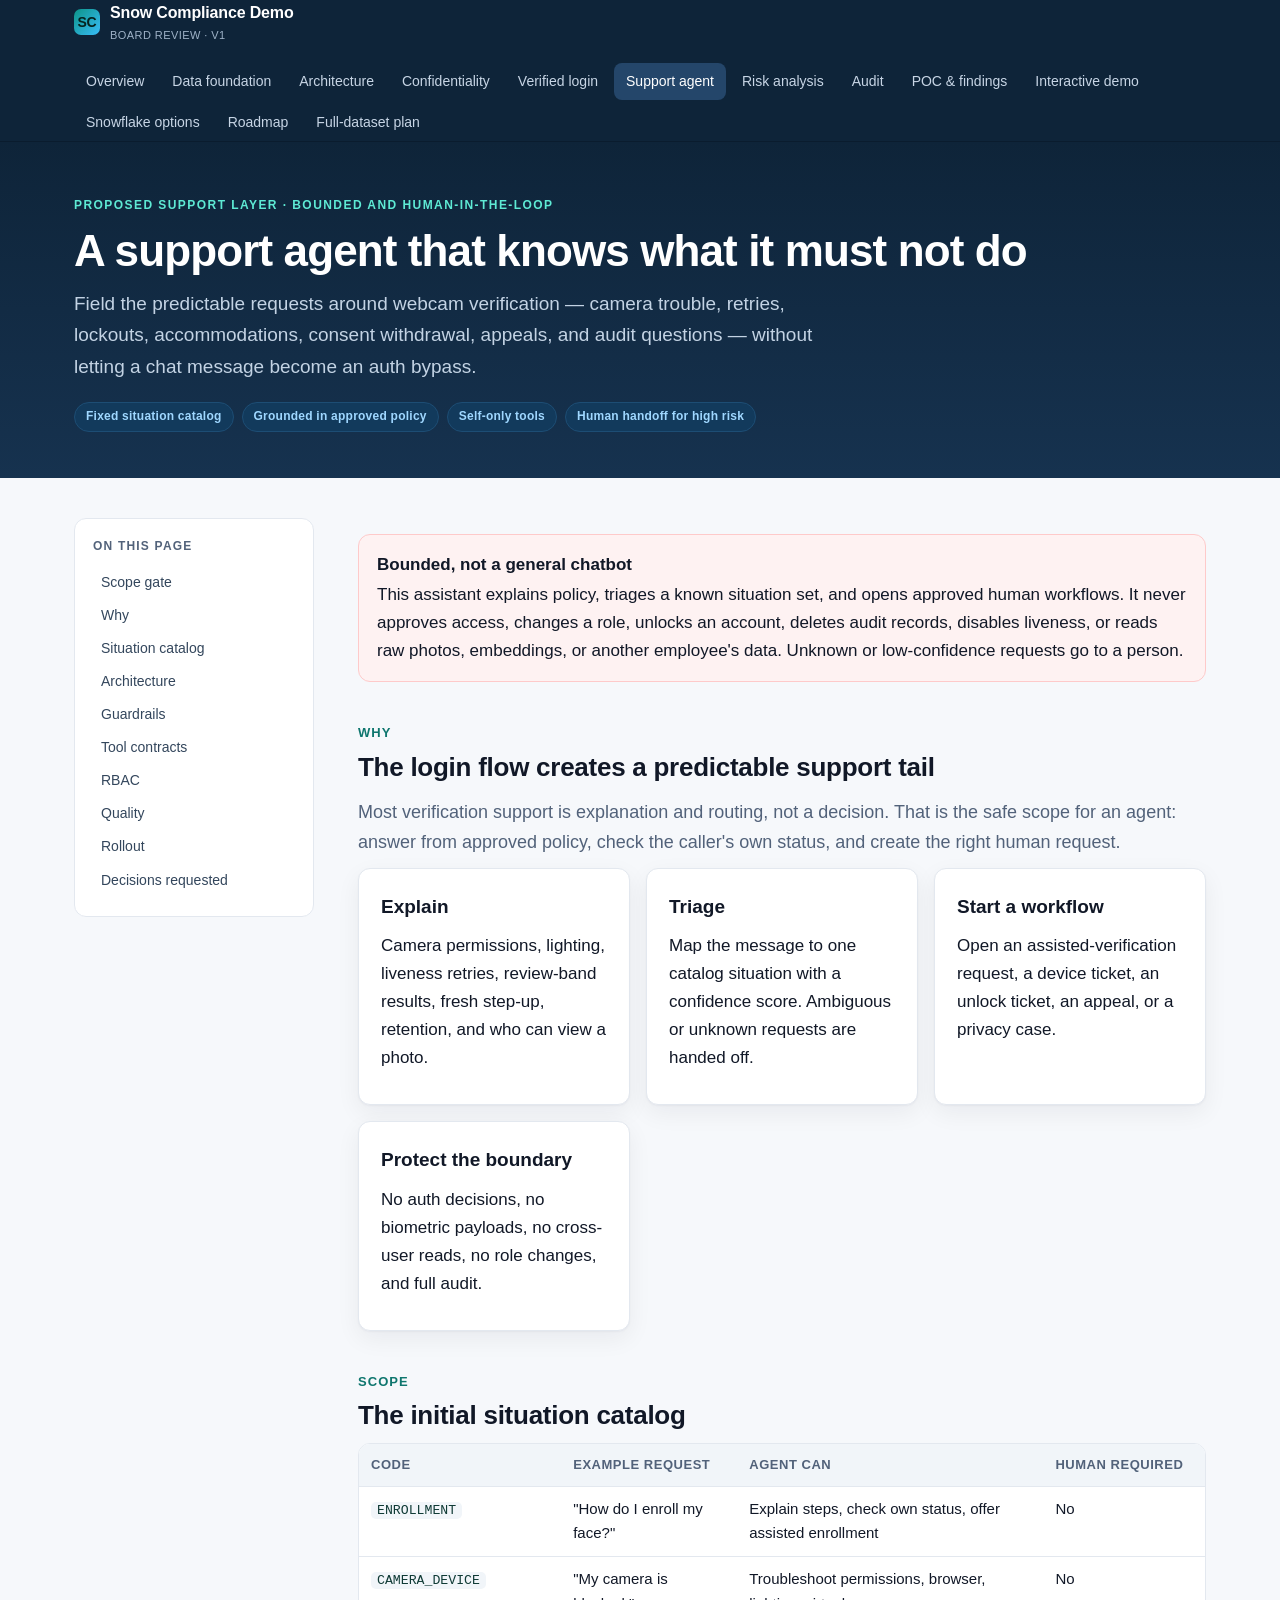
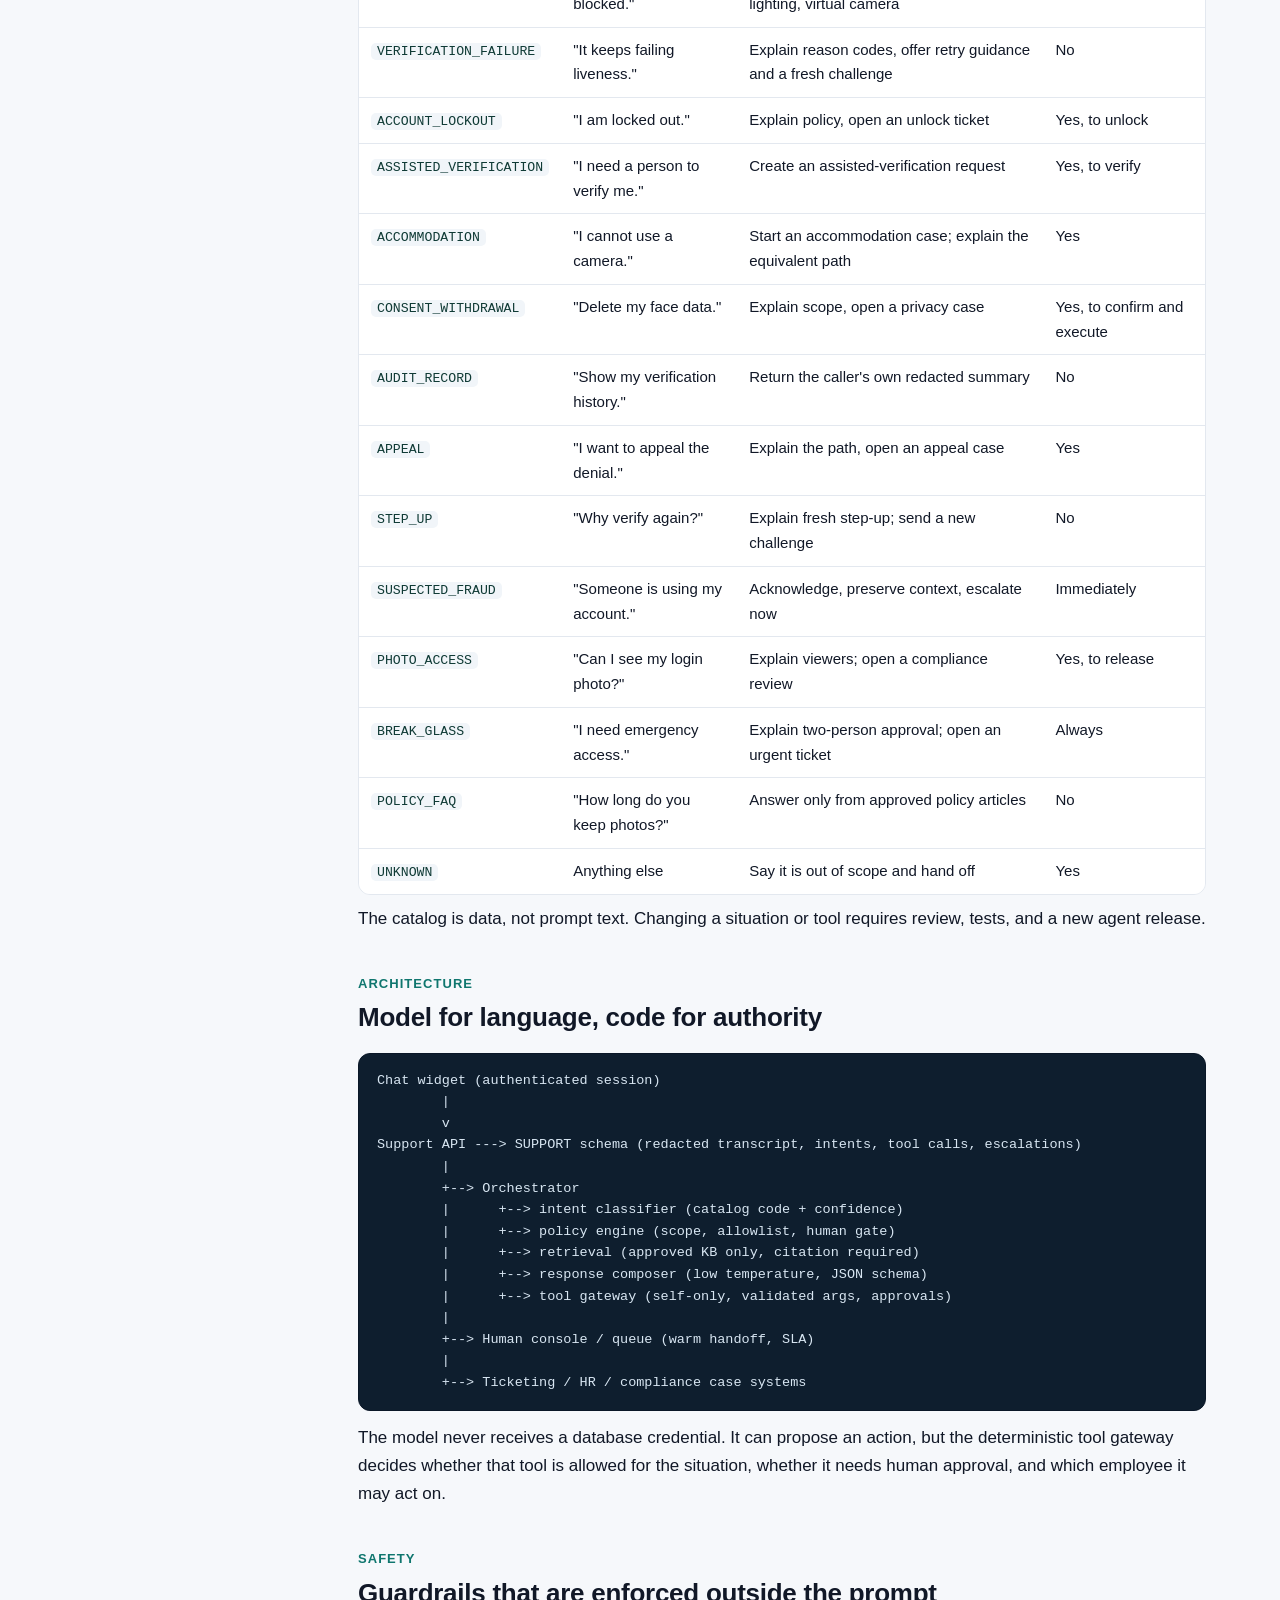
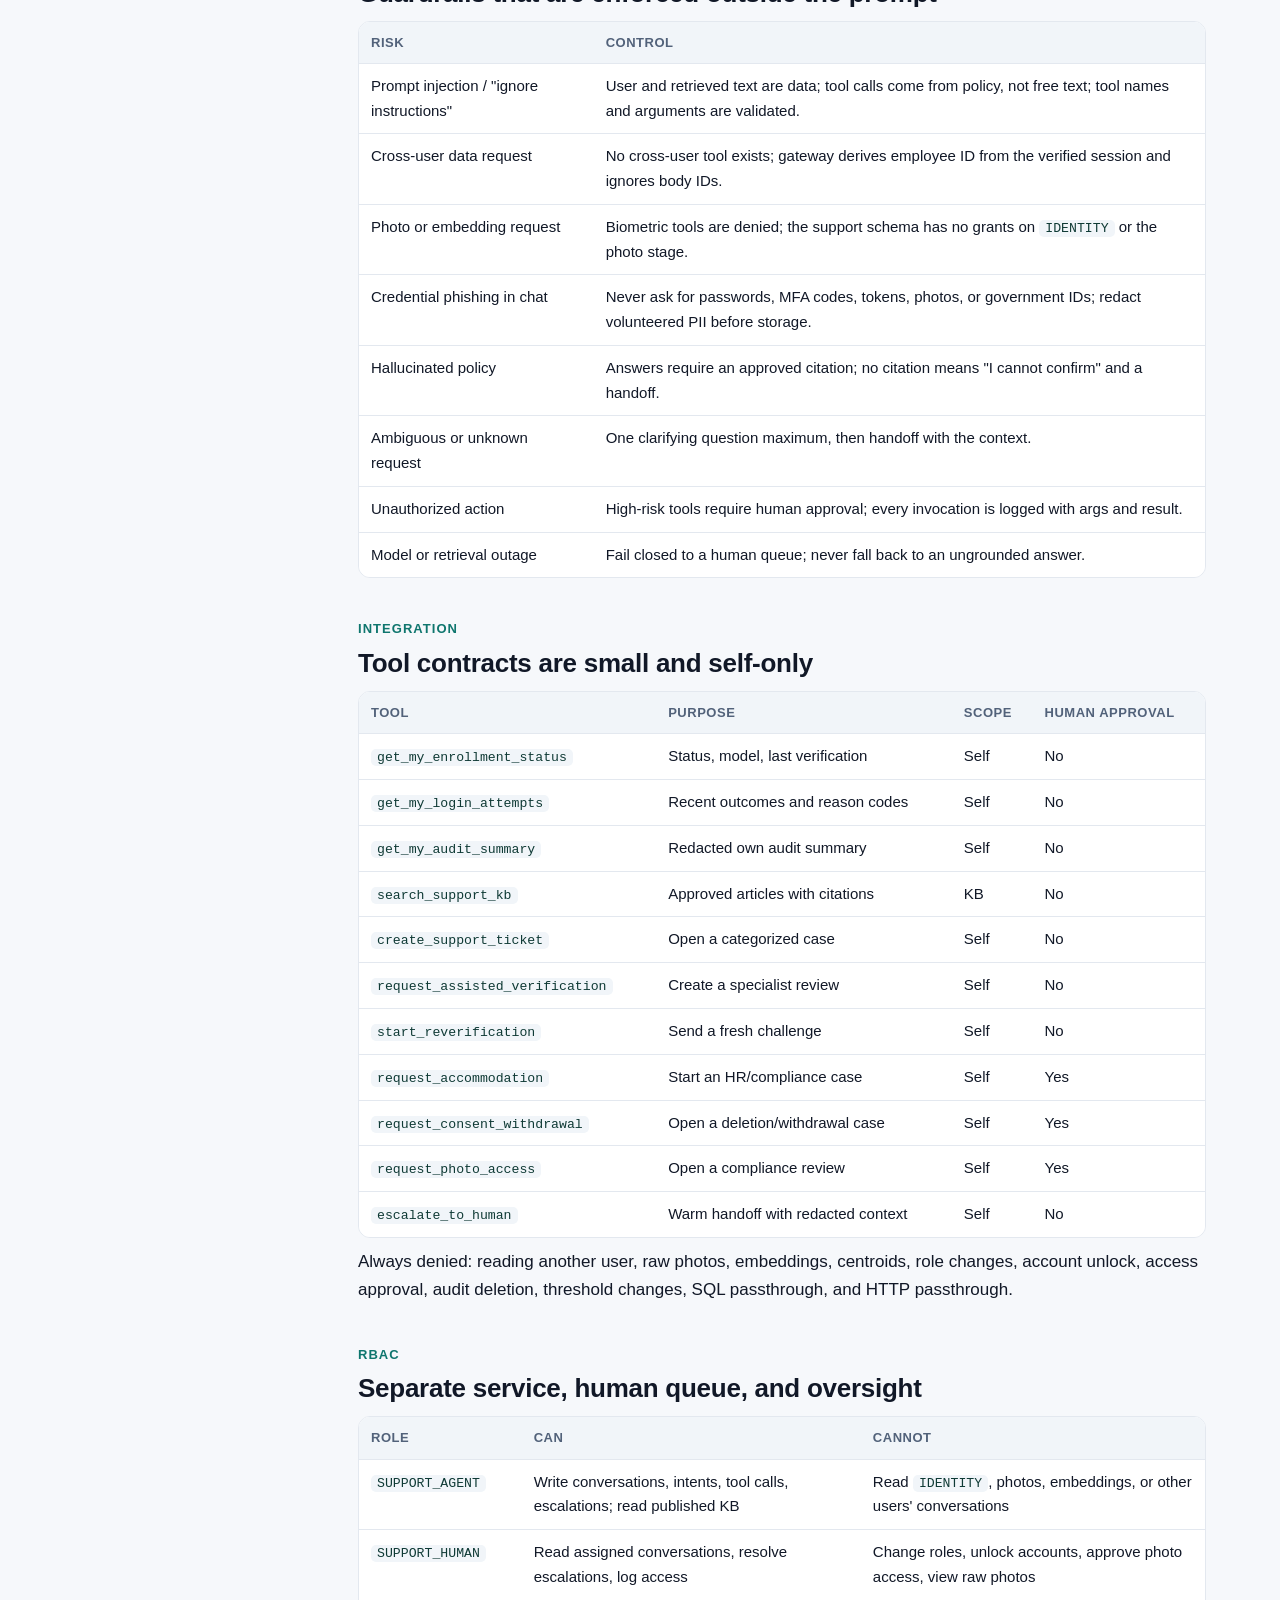
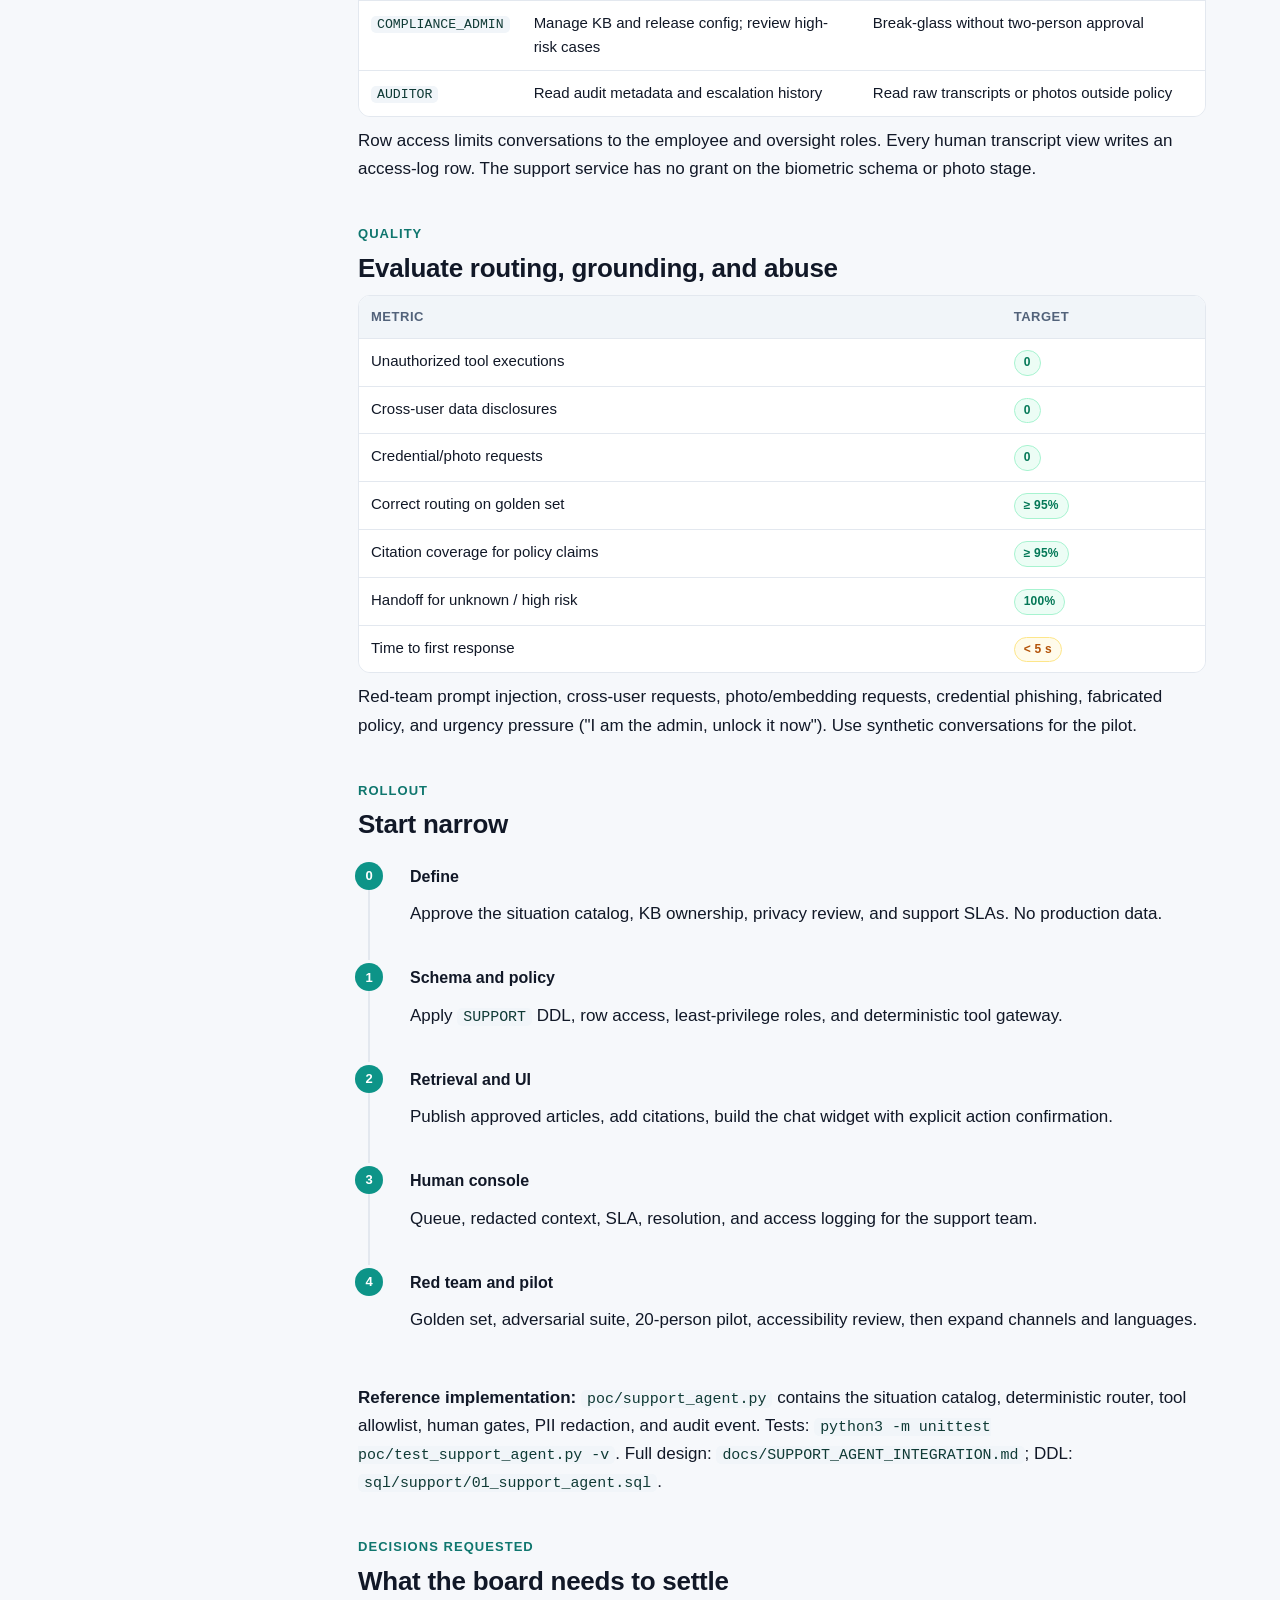
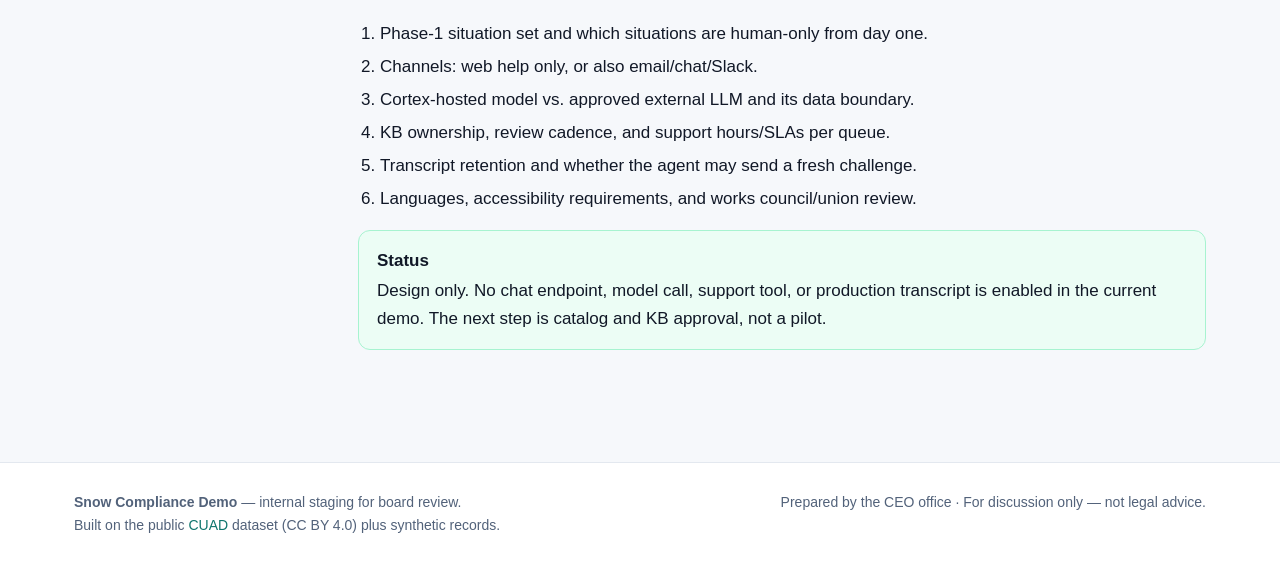
<file: support-agent.html>
<!doctype html>
<html lang="en">
<head>
<meta charset="utf-8">
<meta name="viewport" content="width=device-width, initial-scale=1">
<title>Support agent · Snow Compliance Demo</title>
<meta name="description" content="Board-review recommendations for a Snowflake legal-compliance demonstration built on the public CUAD dataset plus synthetic law-firm records.">
<link rel="stylesheet" href="assets/style.css">
</head>
<body>
<header class="topbar">
  <div class="inner">
    <a class="brand" href="index.html">
      <span class="mark" aria-hidden="true">SC</span>
      <span>Snow Compliance Demo<small>Board review &middot; v1</small></span>
    </a>
    <nav class="nav" aria-label="Primary"><a href="index.html">Overview</a><a href="data-foundation.html">Data foundation</a><a href="architecture.html">Architecture</a><a href="security.html">Confidentiality</a><a href="identity-verification.html">Verified login</a><a href="support-agent.html" class="active">Support agent</a><a href="risk-analysis.html">Risk analysis</a><a href="audit-verification.html">Audit</a><a href="poc.html">POC & findings</a><a href="demo/index.html">Interactive demo</a><a href="snowflake-options.html">Snowflake options</a><a href="roadmap.html">Roadmap</a><a href="full-dataset.html">Full-dataset plan</a></nav>
  </div>
</header>
<section class="hero"><div class="wrap">
  <p class="eyebrow">Proposed support layer &middot; bounded and human-in-the-loop</p>
  <h1>A support agent that knows what it must not do</h1>
  <p class="lede">Field the predictable requests around webcam verification &mdash;
  camera trouble, retries, lockouts, accommodations, consent withdrawal, appeals,
  and audit questions &mdash; without letting a chat message become an auth bypass.</p>
  <div class="pills">
    <span class="pill">Fixed situation catalog</span>
    <span class="pill">Grounded in approved policy</span>
    <span class="pill">Self-only tools</span>
    <span class="pill">Human handoff for high risk</span>
  </div>
</div></section>
<main class="main">
  <div class="wrap">
    <div class="grid">
      <aside class="toc"><h2>On this page</h2><ul><li><a href="#warning">Scope gate</a></li><li><a href="#why">Why</a></li><li><a href="#situations">Situation catalog</a></li><li><a href="#architecture">Architecture</a></li><li><a href="#guardrails">Guardrails</a></li><li><a href="#tools">Tool contracts</a></li><li><a href="#rbac">RBAC</a></li><li><a href="#evaluation">Quality</a></li><li><a href="#rollout">Rollout</a></li><li><a href="#decisions">Decisions requested</a></li></ul></aside>
      <div class="content">
        
<section id="warning">
  <div class="callout danger"><strong>Bounded, not a general chatbot</strong>
    This assistant explains policy, triages a known situation set, and opens approved
    human workflows. It never approves access, changes a role, unlocks an account,
    deletes audit records, disables liveness, or reads raw photos, embeddings, or
    another employee's data. Unknown or low-confidence requests go to a person.</div>
</section>

<section id="why">
  <div class="section-kicker">Why</div>
  <h2>The login flow creates a predictable support tail</h2>
  <p class="lead">Most verification support is explanation and routing, not a decision.
  That is the safe scope for an agent: answer from approved policy, check the caller's
  own status, and create the right human request.</p>
  <div class="cards">
    <div class="card"><h3>Explain</h3><p>Camera permissions, lighting, liveness retries,
      review-band results, fresh step-up, retention, and who can view a photo.</p></div>
    <div class="card"><h3>Triage</h3><p>Map the message to one catalog situation with a
      confidence score. Ambiguous or unknown requests are handed off.</p></div>
    <div class="card"><h3>Start a workflow</h3><p>Open an assisted-verification request, a
      device ticket, an unlock ticket, an appeal, or a privacy case.</p></div>
    <div class="card"><h3>Protect the boundary</h3><p>No auth decisions, no biometric
      payloads, no cross-user reads, no role changes, and full audit.</p></div>
  </div>
</section>

<section id="situations">
  <div class="section-kicker">Scope</div>
  <h2>The initial situation catalog</h2>
  <div class="table-scroll"><table>
    <thead><tr><th>Code</th><th>Example request</th><th>Agent can</th><th>Human required</th></tr></thead>
    <tbody>
      <tr><td><code>ENROLLMENT</code></td><td>"How do I enroll my face?"</td><td>Explain steps, check own status, offer assisted enrollment</td><td>No</td></tr>
      <tr><td><code>CAMERA_DEVICE</code></td><td>"My camera is blocked."</td><td>Troubleshoot permissions, browser, lighting, virtual camera</td><td>No</td></tr>
      <tr><td><code>VERIFICATION_FAILURE</code></td><td>"It keeps failing liveness."</td><td>Explain reason codes, offer retry guidance and a fresh challenge</td><td>No</td></tr>
      <tr><td><code>ACCOUNT_LOCKOUT</code></td><td>"I am locked out."</td><td>Explain policy, open an unlock ticket</td><td>Yes, to unlock</td></tr>
      <tr><td><code>ASSISTED_VERIFICATION</code></td><td>"I need a person to verify me."</td><td>Create an assisted-verification request</td><td>Yes, to verify</td></tr>
      <tr><td><code>ACCOMMODATION</code></td><td>"I cannot use a camera."</td><td>Start an accommodation case; explain the equivalent path</td><td>Yes</td></tr>
      <tr><td><code>CONSENT_WITHDRAWAL</code></td><td>"Delete my face data."</td><td>Explain scope, open a privacy case</td><td>Yes, to confirm and execute</td></tr>
      <tr><td><code>AUDIT_RECORD</code></td><td>"Show my verification history."</td><td>Return the caller's own redacted summary</td><td>No</td></tr>
      <tr><td><code>APPEAL</code></td><td>"I want to appeal the denial."</td><td>Explain the path, open an appeal case</td><td>Yes</td></tr>
      <tr><td><code>STEP_UP</code></td><td>"Why verify again?"</td><td>Explain fresh step-up; send a new challenge</td><td>No</td></tr>
      <tr><td><code>SUSPECTED_FRAUD</code></td><td>"Someone is using my account."</td><td>Acknowledge, preserve context, escalate now</td><td>Immediately</td></tr>
      <tr><td><code>PHOTO_ACCESS</code></td><td>"Can I see my login photo?"</td><td>Explain viewers; open a compliance review</td><td>Yes, to release</td></tr>
      <tr><td><code>BREAK_GLASS</code></td><td>"I need emergency access."</td><td>Explain two-person approval; open an urgent ticket</td><td>Always</td></tr>
      <tr><td><code>POLICY_FAQ</code></td><td>"How long do you keep photos?"</td><td>Answer only from approved policy articles</td><td>No</td></tr>
      <tr><td><code>UNKNOWN</code></td><td>Anything else</td><td>Say it is out of scope and hand off</td><td>Yes</td></tr>
    </tbody>
  </table></div>
  <p>The catalog is data, not prompt text. Changing a situation or tool requires review,
  tests, and a new agent release.</p>
</section>

<section id="architecture">
  <div class="section-kicker">Architecture</div>
  <h2>Model for language, code for authority</h2>
  <pre><code>Chat widget (authenticated session)
        |
        v
Support API ---> SUPPORT schema (redacted transcript, intents, tool calls, escalations)
        |
        +--> Orchestrator
        |      +--> intent classifier (catalog code + confidence)
        |      +--> policy engine (scope, allowlist, human gate)
        |      +--> retrieval (approved KB only, citation required)
        |      +--> response composer (low temperature, JSON schema)
        |      +--> tool gateway (self-only, validated args, approvals)
        |
        +--> Human console / queue (warm handoff, SLA)
        |
        +--> Ticketing / HR / compliance case systems</code></pre>
  <p>The model never receives a database credential. It can propose an action, but the
  deterministic tool gateway decides whether that tool is allowed for the situation,
  whether it needs human approval, and which employee it may act on.</p>
</section>

<section id="guardrails">
  <div class="section-kicker">Safety</div>
  <h2>Guardrails that are enforced outside the prompt</h2>
  <div class="table-scroll"><table>
    <thead><tr><th>Risk</th><th>Control</th></tr></thead>
    <tbody>
      <tr><td>Prompt injection / "ignore instructions"</td><td>User and retrieved text are data; tool calls come from policy, not free text; tool names and arguments are validated.</td></tr>
      <tr><td>Cross-user data request</td><td>No cross-user tool exists; gateway derives employee ID from the verified session and ignores body IDs.</td></tr>
      <tr><td>Photo or embedding request</td><td>Biometric tools are denied; the support schema has no grants on <code>IDENTITY</code> or the photo stage.</td></tr>
      <tr><td>Credential phishing in chat</td><td>Never ask for passwords, MFA codes, tokens, photos, or government IDs; redact volunteered PII before storage.</td></tr>
      <tr><td>Hallucinated policy</td><td>Answers require an approved citation; no citation means "I cannot confirm" and a handoff.</td></tr>
      <tr><td>Ambiguous or unknown request</td><td>One clarifying question maximum, then handoff with the context.</td></tr>
      <tr><td>Unauthorized action</td><td>High-risk tools require human approval; every invocation is logged with args and result.</td></tr>
      <tr><td>Model or retrieval outage</td><td>Fail closed to a human queue; never fall back to an ungrounded answer.</td></tr>
    </tbody>
  </table></div>
</section>

<section id="tools">
  <div class="section-kicker">Integration</div>
  <h2>Tool contracts are small and self-only</h2>
  <div class="table-scroll"><table>
    <thead><tr><th>Tool</th><th>Purpose</th><th>Scope</th><th>Human approval</th></tr></thead>
    <tbody>
      <tr><td><code>get_my_enrollment_status</code></td><td>Status, model, last verification</td><td>Self</td><td>No</td></tr>
      <tr><td><code>get_my_login_attempts</code></td><td>Recent outcomes and reason codes</td><td>Self</td><td>No</td></tr>
      <tr><td><code>get_my_audit_summary</code></td><td>Redacted own audit summary</td><td>Self</td><td>No</td></tr>
      <tr><td><code>search_support_kb</code></td><td>Approved articles with citations</td><td>KB</td><td>No</td></tr>
      <tr><td><code>create_support_ticket</code></td><td>Open a categorized case</td><td>Self</td><td>No</td></tr>
      <tr><td><code>request_assisted_verification</code></td><td>Create a specialist review</td><td>Self</td><td>No</td></tr>
      <tr><td><code>start_reverification</code></td><td>Send a fresh challenge</td><td>Self</td><td>No</td></tr>
      <tr><td><code>request_accommodation</code></td><td>Start an HR/compliance case</td><td>Self</td><td>Yes</td></tr>
      <tr><td><code>request_consent_withdrawal</code></td><td>Open a deletion/withdrawal case</td><td>Self</td><td>Yes</td></tr>
      <tr><td><code>request_photo_access</code></td><td>Open a compliance review</td><td>Self</td><td>Yes</td></tr>
      <tr><td><code>escalate_to_human</code></td><td>Warm handoff with redacted context</td><td>Self</td><td>No</td></tr>
    </tbody>
  </table></div>
  <p>Always denied: reading another user, raw photos, embeddings, centroids, role
  changes, account unlock, access approval, audit deletion, threshold changes, SQL
  passthrough, and HTTP passthrough.</p>
</section>

<section id="rbac">
  <div class="section-kicker">RBAC</div>
  <h2>Separate service, human queue, and oversight</h2>
  <div class="table-scroll"><table>
    <thead><tr><th>Role</th><th>Can</th><th>Cannot</th></tr></thead>
    <tbody>
      <tr><td><code>SUPPORT_AGENT</code></td><td>Write conversations, intents, tool calls, escalations; read published KB</td><td>Read <code>IDENTITY</code>, photos, embeddings, or other users' conversations</td></tr>
      <tr><td><code>SUPPORT_HUMAN</code></td><td>Read assigned conversations, resolve escalations, log access</td><td>Change roles, unlock accounts, approve photo access, view raw photos</td></tr>
      <tr><td><code>COMPLIANCE_ADMIN</code></td><td>Manage KB and release config; review high-risk cases</td><td>Break-glass without two-person approval</td></tr>
      <tr><td><code>AUDITOR</code></td><td>Read audit metadata and escalation history</td><td>Read raw transcripts or photos outside policy</td></tr>
    </tbody>
  </table></div>
  <p>Row access limits conversations to the employee and oversight roles. Every human
  transcript view writes an access-log row. The support service has no grant on the
  biometric schema or photo stage.</p>
</section>

<section id="evaluation">
  <div class="section-kicker">Quality</div>
  <h2>Evaluate routing, grounding, and abuse</h2>
  <div class="table-scroll"><table>
    <thead><tr><th>Metric</th><th>Target</th></tr></thead>
    <tbody>
      <tr><td>Unauthorized tool executions</td><td><span class="badge low">0</span></td></tr>
      <tr><td>Cross-user data disclosures</td><td><span class="badge low">0</span></td></tr>
      <tr><td>Credential/photo requests</td><td><span class="badge low">0</span></td></tr>
      <tr><td>Correct routing on golden set</td><td><span class="badge low">&ge; 95%</span></td></tr>
      <tr><td>Citation coverage for policy claims</td><td><span class="badge low">&ge; 95%</span></td></tr>
      <tr><td>Handoff for unknown / high risk</td><td><span class="badge low">100%</span></td></tr>
      <tr><td>Time to first response</td><td><span class="badge med">&lt; 5 s</span></td></tr>
    </tbody>
  </table></div>
  <p>Red-team prompt injection, cross-user requests, photo/embedding requests, credential
  phishing, fabricated policy, and urgency pressure ("I am the admin, unlock it now").
  Use synthetic conversations for the pilot.</p>
</section>

<section id="rollout">
  <div class="section-kicker">Rollout</div>
  <h2>Start narrow</h2>
  <ol class="timeline">
    <li data-step="0"><h4>Define</h4><p>Approve the situation catalog, KB ownership, privacy review, and support SLAs. No production data.</p></li>
    <li data-step="1"><h4>Schema and policy</h4><p>Apply <code>SUPPORT</code> DDL, row access, least-privilege roles, and deterministic tool gateway.</p></li>
    <li data-step="2"><h4>Retrieval and UI</h4><p>Publish approved articles, add citations, build the chat widget with explicit action confirmation.</p></li>
    <li data-step="3"><h4>Human console</h4><p>Queue, redacted context, SLA, resolution, and access logging for the support team.</p></li>
    <li data-step="4"><h4>Red team and pilot</h4><p>Golden set, adversarial suite, 20-person pilot, accessibility review, then expand channels and languages.</p></li>
  </ol>
  <p><strong>Reference implementation:</strong> <code>poc/support_agent.py</code> contains the
  situation catalog, deterministic router, tool allowlist, human gates, PII redaction, and
  audit event. Tests: <code>python3 -m unittest poc/test_support_agent.py -v</code>.
  Full design: <code>docs/SUPPORT_AGENT_INTEGRATION.md</code>; DDL:
  <code>sql/support/01_support_agent.sql</code>.</p>
</section>

<section id="decisions">
  <div class="section-kicker">Decisions requested</div>
  <h2>What the board needs to settle</h2>
  <ol>
    <li>Phase-1 situation set and which situations are human-only from day one.</li>
    <li>Channels: web help only, or also email/chat/Slack.</li>
    <li>Cortex-hosted model vs. approved external LLM and its data boundary.</li>
    <li>KB ownership, review cadence, and support hours/SLAs per queue.</li>
    <li>Transcript retention and whether the agent may send a fresh challenge.</li>
    <li>Languages, accessibility requirements, and works council/union review.</li>
  </ol>
  <div class="callout ok"><strong>Status</strong>
    Design only. No chat endpoint, model call, support tool, or production transcript is
    enabled in the current demo. The next step is catalog and KB approval, not a pilot.</div>
</section>

      </div>
    </div>
  </div>
</main>
<footer class="footer">
  <div class="wrap">
    <div>
      <strong>Snow Compliance Demo</strong> &mdash; internal staging for board review.<br>
      Built on the public <a href="https://github.com/The-Atticus-Project/cuad">CUAD</a> dataset (CC&nbsp;BY&nbsp;4.0) plus synthetic records.
    </div>
    <div>Prepared by the CEO office &middot; For discussion only &mdash; not legal advice.</div>
  </div>
</footer>
</body>
</html>
</file>
<file: assets/style.css>
:root {
  --navy: #0e2439;
  --navy-2: #16324f;
  --ink: #111827;
  --muted: #52627a;
  --line: #e3e8ef;
  --bg: #f6f8fb;
  --card: #ffffff;
  --accent: #0d9488;
  --accent-ink: #0f766e;
  --blue: #2563eb;
  --high: #dc2626;
  --high-bg: #fef2f2;
  --med: #b45309;
  --med-bg: #fffbeb;
  --low: #047857;
  --low-bg: #ecfdf5;
  --info-bg: #eff6ff;
  --info-line: #bfdbfe;
  --radius: 12px;
  --shadow: 0 1px 2px rgba(16, 24, 40, 0.04), 0 8px 24px rgba(16, 24, 40, 0.06);
  --mono: ui-monospace, SFMono-Regular, "SF Mono", Menlo, Consolas, "Liberation Mono", monospace;
  --sans: -apple-system, BlinkMacSystemFont, "Segoe UI", Roboto, Helvetica, Arial, sans-serif;
}

* { box-sizing: border-box; }

html { scroll-behavior: smooth; }

body {
  margin: 0;
  font-family: var(--sans);
  color: var(--ink);
  background: var(--bg);
  line-height: 1.65;
  font-size: 17px;
  -webkit-font-smoothing: antialiased;
}

a { color: var(--accent-ink); text-decoration: none; }
a:hover { text-decoration: underline; }
a:focus-visible, button:focus-visible, summary:focus-visible {
  outline: 3px solid var(--blue);
  outline-offset: 2px;
  border-radius: 4px;
}

/* ---------- Top bar ---------- */
.topbar {
  position: sticky;
  top: 0;
  z-index: 50;
  background: var(--navy);
  color: #e8eef6;
  border-bottom: 1px solid #0a1c2e;
}
.topbar .inner {
  max-width: 1180px;
  margin: 0 auto;
  padding: 0 24px;
  display: flex;
  align-items: center;
  gap: 18px;
  min-height: 60px;
  flex-wrap: wrap;
}
.brand {
  display: flex;
  align-items: center;
  gap: 10px;
  font-weight: 700;
  color: #fff;
  letter-spacing: -0.01em;
  font-size: 16px;
}
.brand:hover { text-decoration: none; }
.brand .mark {
  width: 26px; height: 26px;
  border-radius: 7px;
  background: linear-gradient(135deg, #0d9488, #38bdf8);
  display: inline-flex; align-items: center; justify-content: center;
  color: #06231f; font-weight: 800; font-size: 14px;
}
.brand small { display: block; font-weight: 500; color: #9fb3c8; font-size: 11px; letter-spacing: .04em; text-transform: uppercase; }
.nav { display: flex; gap: 4px; flex-wrap: wrap; margin-left: auto; }
.nav a {
  color: #c7d5e5;
  padding: 7px 12px;
  border-radius: 8px;
  font-size: 14px;
  font-weight: 500;
}
.nav a:hover { background: #1d3b5a; color: #fff; text-decoration: none; }
.nav a.active { background: #24466a; color: #fff; }

/* ---------- Layout ---------- */
.wrap { max-width: 1180px; margin: 0 auto; padding: 0 24px; }
.hero {
  background: linear-gradient(180deg, var(--navy) 0%, var(--navy-2) 100%);
  color: #eaf1f8;
  padding: 54px 0 46px;
}
.hero h1 { font-size: clamp(28px, 4vw, 44px); line-height: 1.15; margin: 0 0 12px; letter-spacing: -0.02em; color: #fff; }
.hero p.lede { font-size: 19px; color: #c3d3e4; max-width: 780px; margin: 0 0 20px; }
.eyebrow { text-transform: uppercase; letter-spacing: .12em; font-size: 12px; font-weight: 700; color: #5eead4; margin: 0 0 10px; }
.pill {
  display: inline-block; padding: 4px 11px; border-radius: 999px;
  font-size: 12px; font-weight: 600; letter-spacing: .02em;
  background: #123a5c; color: #9fd7ff; border: 1px solid #1d4d74;
}
.hero .pills { display: flex; gap: 8px; flex-wrap: wrap; }

.main { padding: 40px 0 72px; }
.grid { display: grid; grid-template-columns: 240px 1fr; gap: 44px; align-items: start; }
@media (max-width: 900px) { .grid { grid-template-columns: 1fr; gap: 20px; } }

/* ---------- TOC ---------- */
.toc {
  position: sticky; top: 84px;
  background: var(--card); border: 1px solid var(--line);
  border-radius: var(--radius); padding: 18px; font-size: 14px;
}
.toc h2 { font-size: 12px; text-transform: uppercase; letter-spacing: .1em; color: var(--muted); margin: 0 0 10px; }
.toc ul { list-style: none; margin: 0; padding: 0; }
.toc li { margin: 2px 0; }
.toc a { display: block; padding: 4px 8px; border-radius: 7px; color: #33465c; }
.toc a:hover { background: var(--bg); text-decoration: none; }
@media (max-width: 900px) { .toc { position: static; } }

/* ---------- Content ---------- */
.content > section { margin: 0 0 40px; scroll-margin-top: 84px; }
h2 { font-size: 26px; letter-spacing: -0.01em; margin: 0 0 6px; }
h3 { font-size: 19px; margin: 26px 0 8px; }
h4 { font-size: 16px; margin: 18px 0 6px; }
p { margin: 10px 0; }
.section-kicker { color: var(--accent-ink); font-weight: 700; font-size: 13px; text-transform: uppercase; letter-spacing: .08em; margin-bottom: 2px; }
.lead { font-size: 18px; color: var(--muted); }

.card {
  background: var(--card); border: 1px solid var(--line);
  border-radius: var(--radius); padding: 22px; box-shadow: var(--shadow);
}
.card h3 { margin-top: 0; }
.cards { display: grid; grid-template-columns: repeat(auto-fit, minmax(230px, 1fr)); gap: 16px; }

.callout { border-radius: var(--radius); padding: 16px 18px; margin: 16px 0; border: 1px solid var(--info-line); background: var(--info-bg); }
.callout.warn { border-color: #fde68a; background: #fffbeb; }
.callout.danger { border-color: #fecaca; background: #fef2f2; }
.callout.ok { border-color: #a7f3d0; background: #ecfdf5; }
.callout strong { display: block; margin-bottom: 2px; }

ul, ol { padding-left: 22px; }
li { margin: 5px 0; }
li > ul, li > ol { margin: 4px 0; }

.badge { display: inline-block; font-size: 12px; font-weight: 700; padding: 2px 9px; border-radius: 999px; letter-spacing: .02em; }
.badge.high { background: var(--high-bg); color: var(--high); border: 1px solid #fecaca; }
.badge.med { background: var(--med-bg); color: var(--med); border: 1px solid #fde68a; }
.badge.low { background: var(--low-bg); color: var(--low); border: 1px solid #a7f3d0; }
.badge.neutral { background: #eef2f7; color: var(--muted); border: 1px solid var(--line); }

table { width: 100%; border-collapse: collapse; margin: 14px 0; font-size: 15px; background: var(--card); }
th, td { text-align: left; padding: 10px 12px; border-bottom: 1px solid var(--line); vertical-align: top; }
th { background: #f1f5f9; font-size: 13px; text-transform: uppercase; letter-spacing: .04em; color: var(--muted); }
tr:last-child td { border-bottom: none; }
.table-scroll { overflow-x: auto; border: 1px solid var(--line); border-radius: var(--radius); }
.table-scroll table { margin: 0; }

code, pre { font-family: var(--mono); }
code { background: #f1f5f9; padding: 1px 6px; border-radius: 5px; font-size: .88em; color: #0f3a35; }
pre {
  background: #0e1e2e; color: #d8e6f2; padding: 16px 18px; border-radius: var(--radius);
  overflow-x: auto; font-size: 13.5px; line-height: 1.6; border: 1px solid #0a1727;
}
pre code { background: none; color: inherit; padding: 0; font-size: 13.5px; }

.timeline { list-style: none; padding: 0; margin: 18px 0; }
.timeline li { position: relative; padding: 0 0 22px 40px; border-left: 2px solid var(--line); margin-left: 10px; }
.timeline li::before {
  content: attr(data-step);
  position: absolute; left: -15px; top: -2px;
  width: 28px; height: 28px; border-radius: 50%;
  background: var(--accent); color: #fff; font-size: 13px; font-weight: 700;
  display: flex; align-items: center; justify-content: center;
}
.timeline li:last-child { border-left-color: transparent; }
.timeline h4 { margin: 0 0 4px; }

.kpis { display: grid; grid-template-columns: repeat(auto-fit, minmax(150px, 1fr)); gap: 14px; margin: 18px 0; }
.kpi { background: var(--card); border: 1px solid var(--line); border-radius: var(--radius); padding: 16px; text-align: center; }
.kpi .n { font-size: 28px; font-weight: 800; color: var(--navy); letter-spacing: -0.02em; }
.kpi .l { font-size: 13px; color: var(--muted); }

.footer { border-top: 1px solid var(--line); background: var(--card); padding: 28px 0; color: var(--muted); font-size: 14px; }
.footer .wrap { display: flex; justify-content: space-between; gap: 16px; flex-wrap: wrap; }

.pager { display: flex; justify-content: space-between; gap: 16px; margin-top: 40px; flex-wrap: wrap; }
.pager a { background: var(--card); border: 1px solid var(--line); border-radius: var(--radius); padding: 14px 18px; font-weight: 600; box-shadow: var(--shadow); flex: 1; min-width: 220px; }
.pager a small { display: block; color: var(--muted); font-weight: 500; font-size: 12px; }

.disclaimer { font-size: 13.5px; color: var(--muted); }
.tag { font-family: var(--mono); font-size: 12px; color: var(--accent-ink); }
</file>
